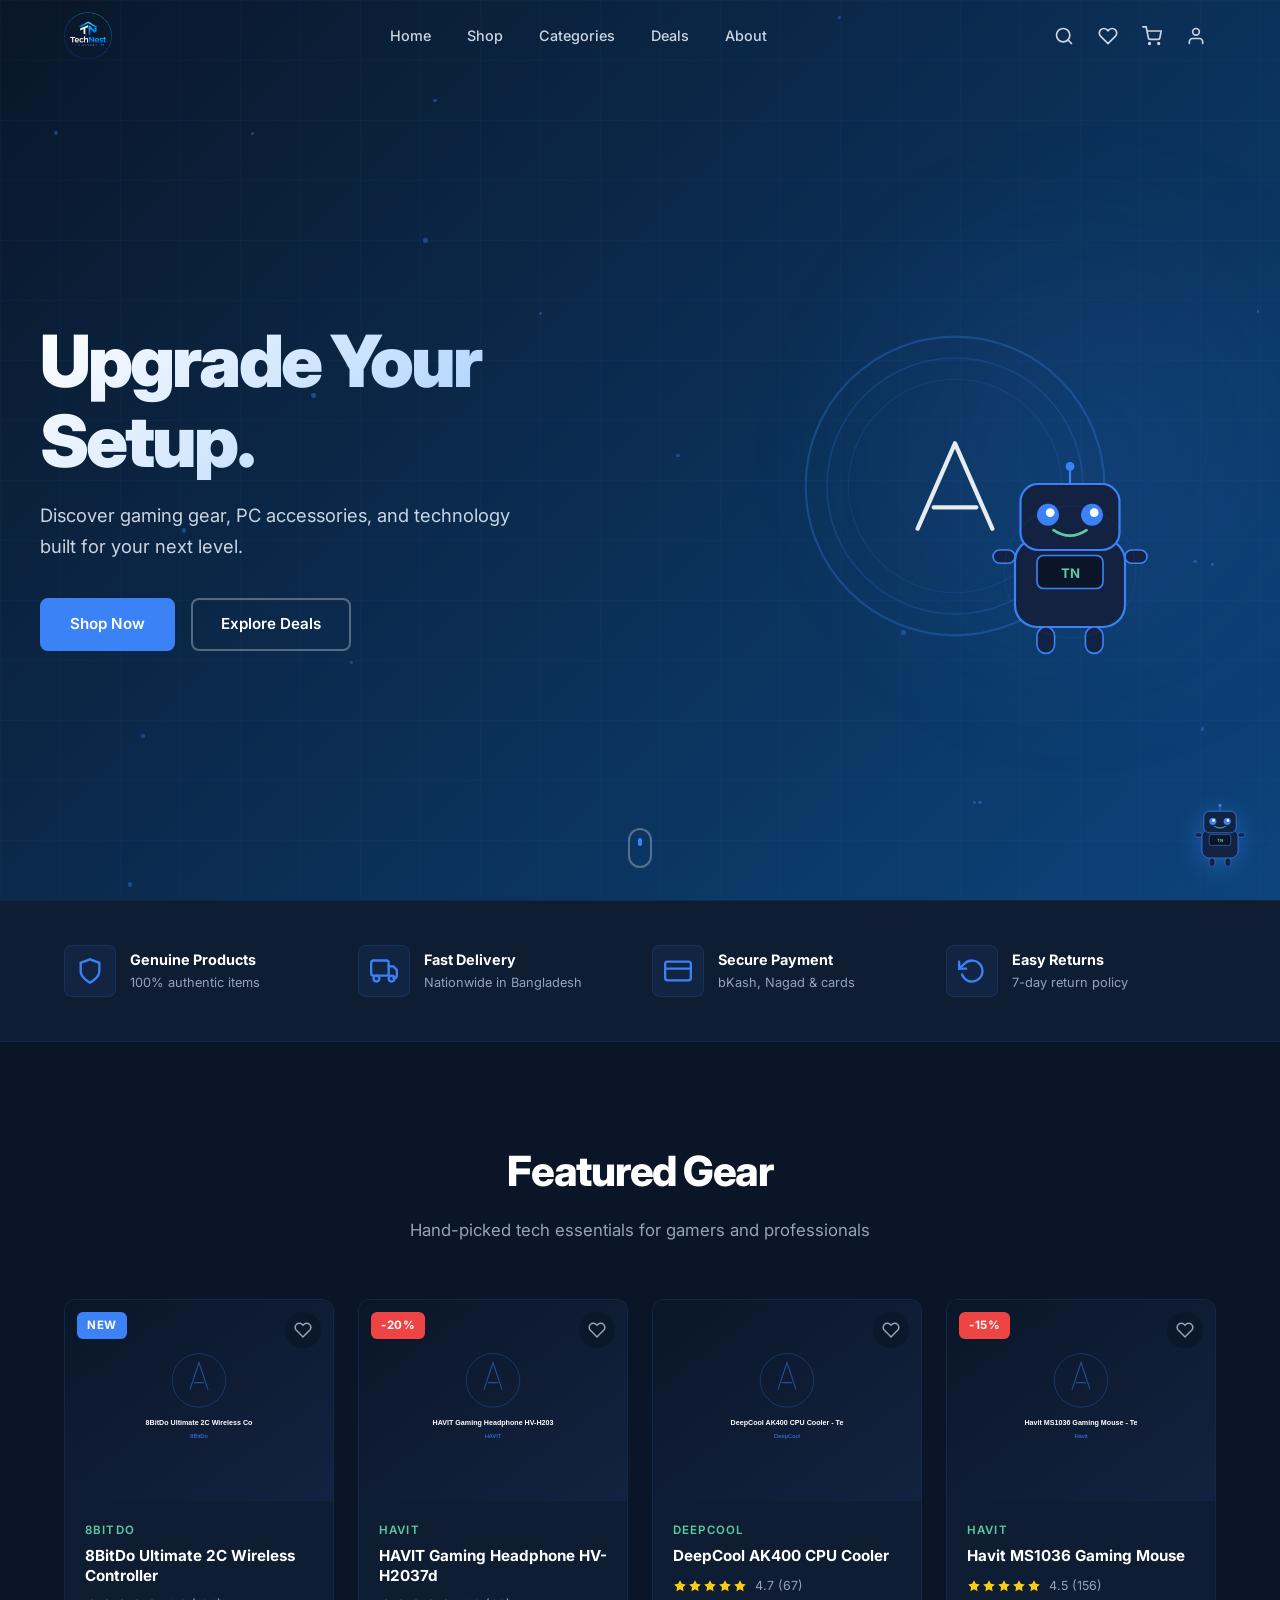
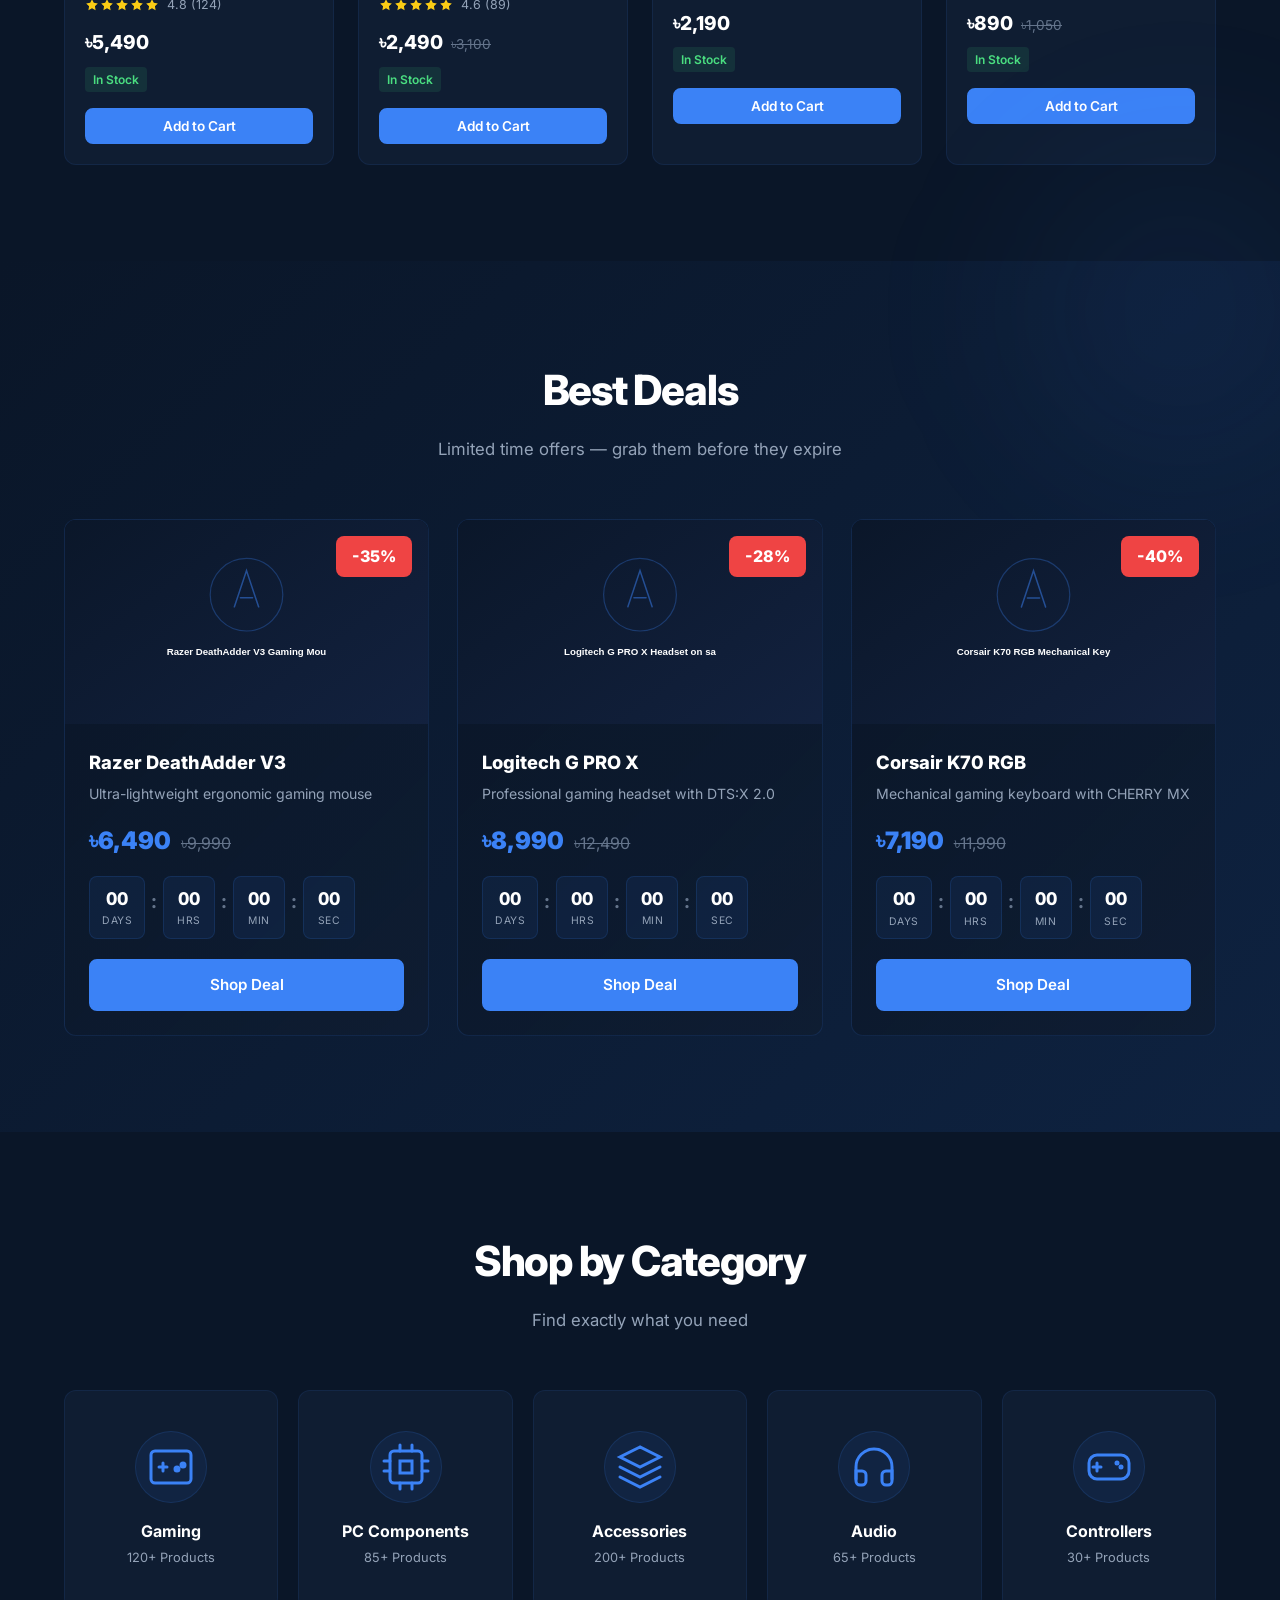
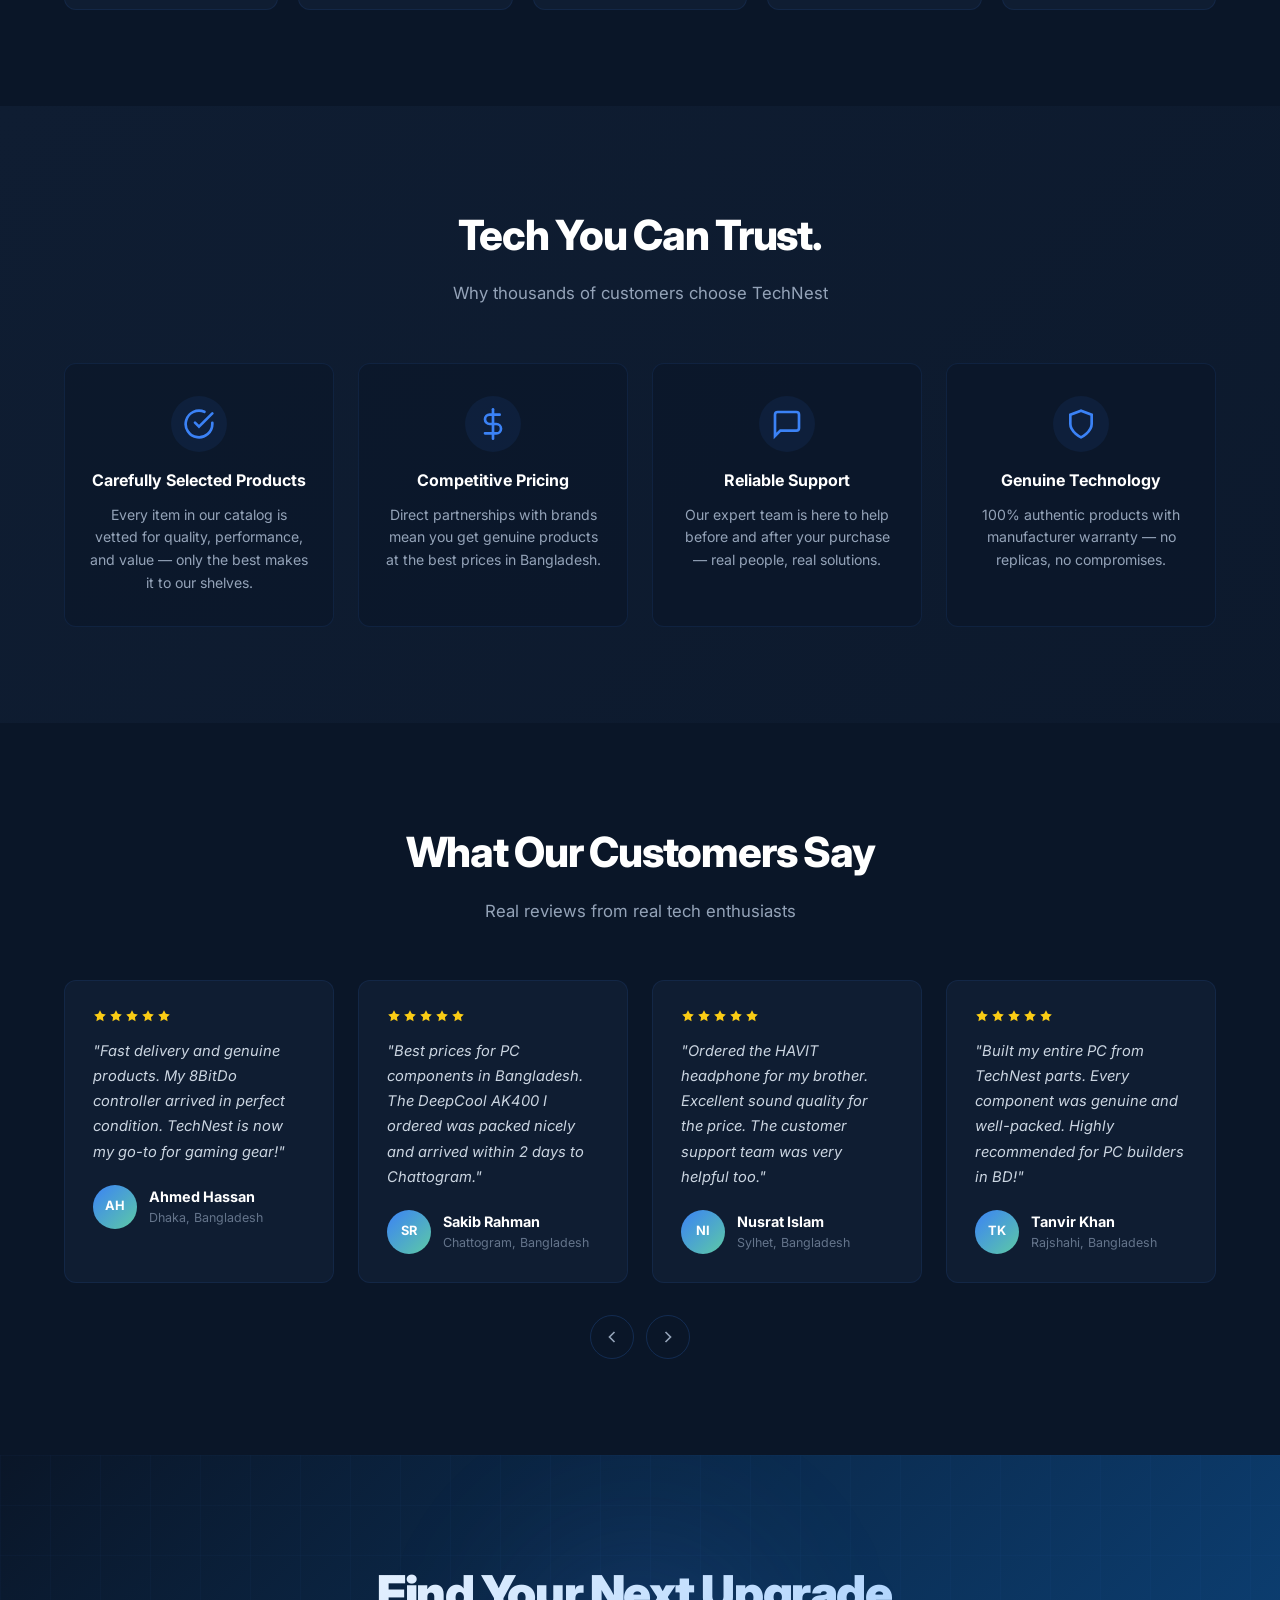
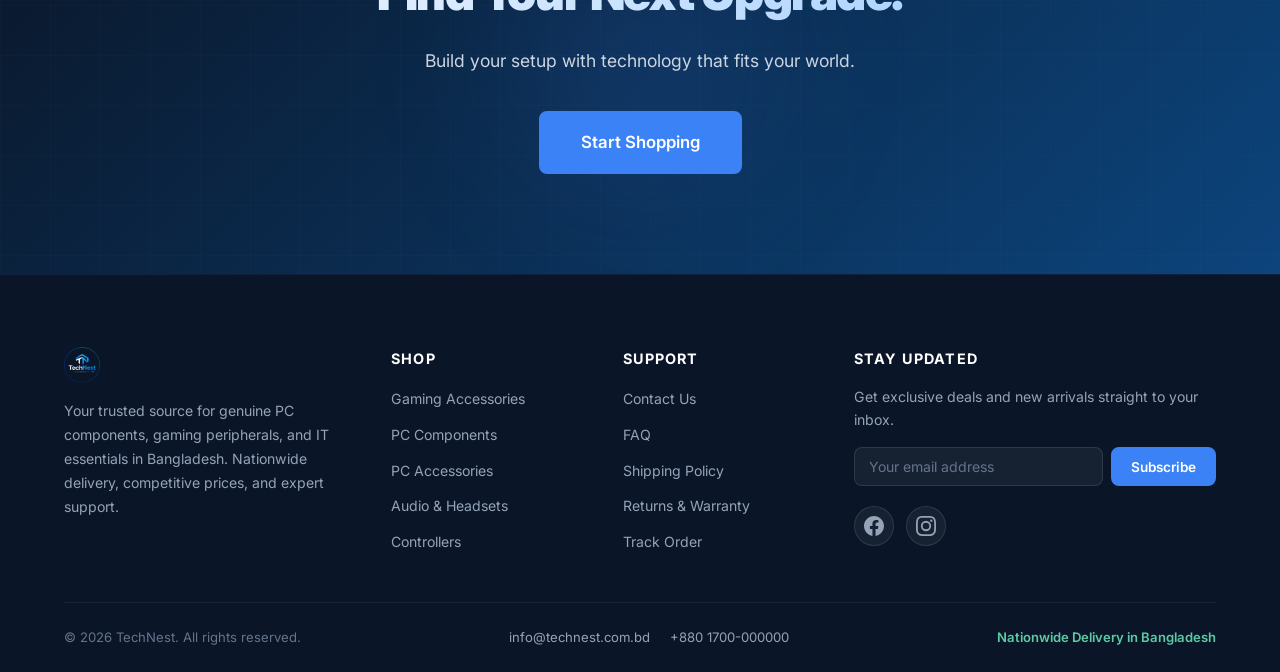
<file: index.html>
<!DOCTYPE html>
<html lang="en">
<head>
    <meta charset="UTF-8">
    <meta name="viewport" content="width=device-width, initial-scale=1.0">
    <title>TechNest | Buy Genuine PC Components, Gaming Gear &amp; IT Accessories in Bangladesh</title>
    <meta name="description" content="Shop genuine computer components, gaming accessories, PC parts, and IT products in Bangladesh at TechNest. Fast delivery, competitive prices, and nationwide coverage.">
    <meta name="keywords" content="computer components Bangladesh, gaming accessories, IT products Bangladesh, PC parts online, gaming gear Bangladesh, TechNest">
    <meta name="author" content="TechNest">
    <meta name="robots" content="index, follow">
    <link rel="canonical" href="https://www.technest.com.bd/">

    <!-- Open Graph -->
    <meta property="og:type" content="website">
    <meta property="og:title" content="TechNest | Buy Genuine PC Components, Gaming Gear & IT Accessories in Bangladesh">
    <meta property="og:description" content="Shop genuine computer components, gaming accessories, PC parts, and IT products in Bangladesh at TechNest. Fast delivery, competitive prices.">
    <meta property="og:image" content="https://www.technest.com.bd/images/og-cover.jpg">
    <meta property="og:url" content="https://www.technest.com.bd/">
    <meta property="og:site_name" content="TechNest">
    <meta property="og:locale" content="en_BD">

    <!-- Twitter Card -->
    <meta name="twitter:card" content="summary_large_image">
    <meta name="twitter:title" content="TechNest | Buy Genuine PC Components, Gaming Gear & IT Accessories in Bangladesh">
    <meta name="twitter:description" content="Shop genuine computer components, gaming accessories, PC parts, and IT products in Bangladesh at TechNest.">
    <meta name="twitter:image" content="https://www.technest.com.bd/images/og-cover.jpg">

    <!-- Favicon -->
    <link rel="icon" type="image/png" href="logo.png">

    <!-- Fonts -->
    <link rel="preconnect" href="https://fonts.googleapis.com">
    <link rel="preconnect" href="https://fonts.gstatic.com" crossorigin>
    <link href="https://fonts.googleapis.com/css2?family=Inter:wght@300;400;500;600;700;800;900&display=swap" rel="stylesheet">

    <!-- Structured Data: Organization -->
    <script type="application/ld+json">
    {
        "@context": "https://schema.org",
        "@type": "Organization",
        "name": "TechNest",
        "url": "https://www.technest.com.bd",
        "logo": "https://www.technest.com.bd/images/logo.png",
        "description": "TechNest is a premium technology and gaming store in Bangladesh selling genuine PC components, gaming peripherals, and IT essentials.",
        "address": {
            "@type": "PostalAddress",
            "addressCountry": "BD"
        },
        "areaServed": {
            "@type": "Country",
            "name": "Bangladesh"
        },
        "sameAs": [
            "https://www.facebook.com/profile.php?id=61592194077927",
            "https://www.instagram.com/technestbd"
        ]
    }
    </script>

    <!-- Structured Data: Products -->
    <script type="application/ld+json">
    {
        "@context": "https://schema.org",
        "@type": "ItemList",
        "itemListElement": [
            {
                "@type": "ListItem",
                "position": 1,
                "item": {
                    "@type": "Product",
                    "name": "8BitDo Ultimate 2C Wireless Controller",
                    "image": "https://www.technest.com.bd/images/products/8bitdo-ultimate-2c.jpg",
                    "description": "Premium wireless gaming controller with Hall Effect joysticks and customizable buttons.",
                    "brand": { "@type": "Brand", "name": "8BitDo" },
                    "offers": {
                        "@type": "Offer",
                        "price": "5490",
                        "priceCurrency": "BDT",
                        "availability": "https://schema.org/InStock",
                        "seller": { "@type": "Organization", "name": "TechNest" }
                    },
                    "aggregateRating": {
                        "@type": "AggregateRating",
                        "ratingValue": "4.8",
                        "reviewCount": "124"
                    }
                }
            },
            {
                "@type": "ListItem",
                "position": 2,
                "item": {
                    "@type": "Product",
                    "name": "HAVIT Gaming Headphone HV-H2037d",
                    "image": "https://www.technest.com.bd/images/products/havit-hv-h2037d.jpg",
                    "description": "7.1 surround sound gaming headphone with noise-cancelling microphone.",
                    "brand": { "@type": "Brand", "name": "HAVIT" },
                    "offers": {
                        "@type": "Offer",
                        "price": "2490",
                        "priceCurrency": "BDT",
                        "availability": "https://schema.org/InStock",
                        "seller": { "@type": "Organization", "name": "TechNest" }
                    },
                    "aggregateRating": {
                        "@type": "AggregateRating",
                        "ratingValue": "4.6",
                        "reviewCount": "89"
                    }
                }
            },
            {
                "@type": "ListItem",
                "position": 3,
                "item": {
                    "@type": "Product",
                    "name": "DeepCool AK400 CPU Cooler",
                    "image": "https://www.technest.com.bd/images/products/deepcool-ak400.jpg",
                    "description": "High-performance tower CPU cooler with 4 direct-touch heat pipes.",
                    "brand": { "@type": "Brand", "name": "DeepCool" },
                    "offers": {
                        "@type": "Offer",
                        "price": "2190",
                        "priceCurrency": "BDT",
                        "availability": "https://schema.org/InStock",
                        "seller": { "@type": "Organization", "name": "TechNest" }
                    },
                    "aggregateRating": {
                        "@type": "AggregateRating",
                        "ratingValue": "4.7",
                        "reviewCount": "67"
                    }
                }
            },
            {
                "@type": "ListItem",
                "position": 4,
                "item": {
                    "@type": "Product",
                    "name": "Havit MS1036 Gaming Mouse",
                    "image": "https://www.technest.com.bd/images/products/havit-ms1036.jpg",
                    "description": "Ergonomic gaming mouse with 6 programmable buttons and adjustable DPI.",
                    "brand": { "@type": "Brand", "name": "Havit" },
                    "offers": {
                        "@type": "Offer",
                        "price": "890",
                        "priceCurrency": "BDT",
                        "availability": "https://schema.org/InStock",
                        "seller": { "@type": "Organization", "name": "TechNest" }
                    },
                    "aggregateRating": {
                        "@type": "AggregateRating",
                        "ratingValue": "4.5",
                        "reviewCount": "156"
                    }
                }
            }
        ]
    }
    </script>

    <!-- Structured Data: BreadcrumbList -->
    <script type="application/ld+json">
    {
        "@context": "https://schema.org",
        "@type": "BreadcrumbList",
        "itemListElement": [
            { "@type": "ListItem", "position": 1, "name": "Home", "item": "https://www.technest.com.bd/" },
            { "@type": "ListItem", "position": 2, "name": "Shop", "item": "https://www.technest.com.bd/shop" }
        ]
    }
    </script>

    <link rel="stylesheet" href="styles.css">
</head>
<body>
    <!-- ========== STICKY NAVBAR ========== -->
    <header class="navbar" id="navbar">
        <nav class="navbar__inner container" aria-label="Main navigation">
            <a href="#hero" class="navbar__logo" aria-label="TechNest Home">
                <img src="logo.png" alt="TechNest" class="navbar__logo-img">
            </a>

            <ul class="navbar__links" id="navLinks">
                <li><a href="index.html" class="navbar__link navbar__link--active">Home</a></li>
                <li><a href="shop.html" class="navbar__link">Shop</a></li>
                <li><a href="categories.html" class="navbar__link">Categories</a></li>
                <li><a href="deals.html" class="navbar__link">Deals</a></li>
                <li><a href="about.html" class="navbar__link">About</a></li>
            </ul>

            <div class="navbar__actions">
                <button class="navbar__icon-btn" aria-label="Search" onclick="TN.ui.openSearch()">
                    <svg width="20" height="20" viewBox="0 0 24 24" fill="none" stroke="currentColor" stroke-width="2" stroke-linecap="round"><circle cx="11" cy="11" r="8"/><path d="M21 21l-4.35-4.35"/></svg>
                </button>
                <button class="navbar__icon-btn" aria-label="Wishlist" onclick="TN.ui.openWishlist()">
                    <svg width="20" height="20" viewBox="0 0 24 24" fill="none" stroke="currentColor" stroke-width="2" stroke-linecap="round"><path d="M20.84 4.61a5.5 5.5 0 0 0-7.78 0L12 5.67l-1.06-1.06a5.5 5.5 0 0 0-7.78 7.78l1.06 1.06L12 21.23l7.78-7.78 1.06-1.06a5.5 5.5 0 0 0 0-7.78z"/></svg>
                    <span class="navbar__badge navbar__badge--wishlist" style="display:none">0</span>
                </button>
                <button class="navbar__icon-btn" aria-label="Cart" onclick="TN.ui.openCart()">
                    <svg width="20" height="20" viewBox="0 0 24 24" fill="none" stroke="currentColor" stroke-width="2" stroke-linecap="round"><circle cx="9" cy="21" r="1"/><circle cx="20" cy="21" r="1"/><path d="M1 1h4l2.68 13.39a2 2 0 0 0 2 1.61h9.72a2 2 0 0 0 2-1.61L23 6H6"/></svg>
                    <span class="navbar__badge navbar__badge--cart" style="display:none">0</span>
                </button>
                <a href="profile.html" class="navbar__icon-btn" aria-label="Account">
                    <svg width="20" height="20" viewBox="0 0 24 24" fill="none" stroke="currentColor" stroke-width="2" stroke-linecap="round"><path d="M20 21v-2a4 4 0 0 0-4-4H8a4 4 0 0 0-4 4v2"/><circle cx="12" cy="7" r="4"/></svg>
                </a>
                <button class="navbar__hamburger" id="hamburger" aria-label="Toggle menu" aria-expanded="false">
                    <span></span><span></span><span></span>
                </button>
            </div>
        </nav>
        <div class="navbar__mobile-menu" id="mobileMenu">
            <ul>
                <li><a href="index.html">Home</a></li>
                <li><a href="shop.html">Shop</a></li>
                <li><a href="categories.html">Categories</a></li>
                <li><a href="deals.html">Deals</a></li>
                <li><a href="about.html">About</a></li>
            </ul>
        </div>
    </header>

    <main>
        <!-- ========== HERO SECTION ========== -->
        <section class="hero" id="hero">
            <div class="hero__bg">
                <div class="hero__circuit-lines"></div>
                <div class="hero__glow-ring"></div>
                <div class="hero__particles" id="particles"></div>
            </div>
            <div class="hero__content container">
                <div class="hero__text">
                    <h1 class="hero__headline">Upgrade Your Setup.</h1>
                    <p class="hero__subtext">Discover gaming gear, PC accessories, and technology built for your next level.</p>
                    <div class="hero__ctas">
                        <a href="shop.html" class="btn btn--primary btn--glow">Shop Now</a>
                        <a href="deals.html" class="btn btn--outline">Explore Deals</a>
                    </div>
                </div>
                <div class="hero__visual">
                    <div class="hero__ring-motif">
                        <svg viewBox="0 0 300 300" class="hero__ring-svg" aria-hidden="true">
                            <circle cx="150" cy="150" r="140" fill="none" stroke="#3B82F6" stroke-width="2" opacity="0.3"/>
                            <circle cx="150" cy="150" r="120" fill="none" stroke="#3B82F6" stroke-width="1.5" opacity="0.2"/>
                            <circle cx="150" cy="150" r="100" fill="none" stroke="#3B82F6" stroke-width="1" opacity="0.15"/>
                            <path d="M115 190 L150 110 L185 190 M130 170 H170" fill="none" stroke="#fff" stroke-width="4" stroke-linecap="round" stroke-linejoin="round" opacity="0.9"/>
                        </svg>
                    </div>
                    <div class="mascot-hero" aria-hidden="true">
                        <svg viewBox="0 0 200 200" xmlns="http://www.w3.org/2000/svg">
                            <!-- Body -->
                            <rect x="50" y="70" width="100" height="80" rx="20" fill="#132240" stroke="#3B82F6" stroke-width="2"/>
                            <!-- Head -->
                            <rect x="55" y="20" width="90" height="60" rx="16" fill="#132240" stroke="#3B82F6" stroke-width="2"/>
                            <!-- Eyes -->
                            <circle cx="80" cy="48" r="10" fill="#3B82F6"/>
                            <circle cx="120" cy="48" r="10" fill="#3B82F6"/>
                            <circle cx="82" cy="46" r="4" fill="#fff"/>
                            <circle cx="122" cy="46" r="4" fill="#fff"/>
                            <!-- Mouth -->
                            <path d="M85 62 Q100 72 115 62" fill="none" stroke="#5DCAA5" stroke-width="2.5" stroke-linecap="round"/>
                            <!-- Antenna -->
                            <line x1="100" y1="20" x2="100" y2="6" stroke="#3B82F6" stroke-width="2"/>
                            <circle cx="100" cy="4" r="4" fill="#3B82F6"/>
                            <!-- Chest screen -->
                            <rect x="70" y="85" width="60" height="30" rx="6" fill="#0A1628" stroke="#3B82F6" stroke-width="1.5"/>
                            <text x="100" y="105" text-anchor="middle" fill="#5DCAA5" font-size="12" font-family="Inter, sans-serif" font-weight="700">TN</text>
                            <!-- Arms -->
                            <rect x="30" y="80" width="20" height="12" rx="6" fill="#132240" stroke="#3B82F6" stroke-width="1.5"/>
                            <rect x="150" y="80" width="20" height="12" rx="6" fill="#132240" stroke="#3B82F6" stroke-width="1.5"/>
                            <!-- Legs -->
                            <rect x="70" y="150" width="16" height="24" rx="8" fill="#132240" stroke="#3B82F6" stroke-width="1.5"/>
                            <rect x="114" y="150" width="16" height="24" rx="8" fill="#132240" stroke="#3B82F6" stroke-width="1.5"/>
                            <!-- Glow effect -->
                            <circle cx="100" cy="100" r="60" fill="none" stroke="#3B82F6" stroke-width="0.5" opacity="0.2"/>
                        </svg>
                    </div>
                </div>
            </div>
            <div class="hero__scroll-indicator" aria-hidden="true">
                <span></span>
            </div>
        </section>

        <!-- ========== TRUST FEATURES BAR ========== -->
        <section class="trust-bar">
            <div class="container trust-bar__inner">
                <div class="trust-bar__item">
                    <div class="trust-bar__icon">
                        <svg width="28" height="28" viewBox="0 0 24 24" fill="none" stroke="#3B82F6" stroke-width="2" stroke-linecap="round"><path d="M12 22s8-4 8-10V5l-8-3-8 3v7c0 6 8 10 8 10z"/></svg>
                    </div>
                    <div>
                        <h3 class="trust-bar__title">Genuine Products</h3>
                        <p class="trust-bar__text">100% authentic items</p>
                    </div>
                </div>
                <div class="trust-bar__item">
                    <div class="trust-bar__icon">
                        <svg width="28" height="28" viewBox="0 0 24 24" fill="none" stroke="#3B82F6" stroke-width="2" stroke-linecap="round"><rect x="1" y="3" width="15" height="13" rx="2"/><path d="M16 8h4l3 3v5a2 2 0 0 1-2 2h-1"/><circle cx="5.5" cy="18.5" r="2.5"/><circle cx="18.5" cy="18.5" r="2.5"/></svg>
                    </div>
                    <div>
                        <h3 class="trust-bar__title">Fast Delivery</h3>
                        <p class="trust-bar__text">Nationwide in Bangladesh</p>
                    </div>
                </div>
                <div class="trust-bar__item">
                    <div class="trust-bar__icon">
                        <svg width="28" height="28" viewBox="0 0 24 24" fill="none" stroke="#3B82F6" stroke-width="2" stroke-linecap="round"><rect x="1" y="4" width="22" height="16" rx="2"/><line x1="1" y1="10" x2="23" y2="10"/></svg>
                    </div>
                    <div>
                        <h3 class="trust-bar__title">Secure Payment</h3>
                        <p class="trust-bar__text">bKash, Nagad & cards</p>
                    </div>
                </div>
                <div class="trust-bar__item">
                    <div class="trust-bar__icon">
                        <svg width="28" height="28" viewBox="0 0 24 24" fill="none" stroke="#3B82F6" stroke-width="2" stroke-linecap="round"><polyline points="1 4 1 10 7 10"/><path d="M3.51 15a9 9 0 1 0 2.13-9.36L1 10"/></svg>
                    </div>
                    <div>
                        <h3 class="trust-bar__title">Easy Returns</h3>
                        <p class="trust-bar__text">7-day return policy</p>
                    </div>
                </div>
            </div>
        </section>

        <!-- ========== FEATURED GEAR ========== -->
        <section class="featured" id="featured">
            <div class="container">
                <div class="section-header">
                    <h2 class="section-title">Featured Gear</h2>
                    <p class="section-subtitle">Hand-picked tech essentials for gamers and professionals</p>
                </div>
                <div class="product-grid">
                    <!-- Product 1 -->
                    <article class="product-card" itemscope itemtype="https://schema.org/Product">
                        <div class="product-card__badge">New</div>
                        <button class="product-card__wishlist" data-wishlist-id="1" onclick="TN.toggleWishlist(1,this)" aria-label="Add to wishlist">
                            <svg width="18" height="18" viewBox="0 0 24 24" fill="none" stroke="currentColor" stroke-width="2"><path d="M20.84 4.61a5.5 5.5 0 0 0-7.78 0L12 5.67l-1.06-1.06a5.5 5.5 0 0 0-7.78 7.78l1.06 1.06L12 21.23l7.78-7.78 1.06-1.06a5.5 5.5 0 0 0 0-7.78z"/></svg>
                        </button>
                        <div class="product-card__image">
                            <img src="https://s.pacn.ws/1/p/1ej/909781.4.jpg" alt="8BitDo Ultimate 2C Wireless Controller - TechNest Bangladesh" loading="lazy" width="400" height="300" itemprop="image">
                        </div>
                        <div class="product-card__body">
                            <span class="product-card__brand" itemprop="brand">8BitDo</span>
                            <h3 class="product-card__name" itemprop="name">8BitDo Ultimate 2C Wireless Controller</h3>
                            <div class="product-card__rating" itemprop="aggregateRating" itemscope itemtype="https://schema.org/AggregateRating">
                                <div class="stars" aria-label="4.8 out of 5 stars">
                                    <svg width="14" height="14" viewBox="0 0 24 24" fill="#facc15"><path d="M12 2l3.09 6.26L22 9.27l-5 4.87 1.18 6.88L12 17.77l-6.18 3.25L7 14.14 2 9.27l6.91-1.01L12 2z"/></svg>
                                    <svg width="14" height="14" viewBox="0 0 24 24" fill="#facc15"><path d="M12 2l3.09 6.26L22 9.27l-5 4.87 1.18 6.88L12 17.77l-6.18 3.25L7 14.14 2 9.27l6.91-1.01L12 2z"/></svg>
                                    <svg width="14" height="14" viewBox="0 0 24 24" fill="#facc15"><path d="M12 2l3.09 6.26L22 9.27l-5 4.87 1.18 6.88L12 17.77l-6.18 3.25L7 14.14 2 9.27l6.91-1.01L12 2z"/></svg>
                                    <svg width="14" height="14" viewBox="0 0 24 24" fill="#facc15"><path d="M12 2l3.09 6.26L22 9.27l-5 4.87 1.18 6.88L12 17.77l-6.18 3.25L7 14.14 2 9.27l6.91-1.01L12 2z"/></svg>
                                    <svg width="14" height="14" viewBox="0 0 24 24" fill="#facc15"><path d="M12 2l3.09 6.26L22 9.27l-5 4.87 1.18 6.88L12 17.77l-6.18 3.25L7 14.14 2 9.27l6.91-1.01L12 2z"/></svg>
                                </div>
                                <span class="product-card__rating-text"><span itemprop="ratingValue">4.8</span> (<span itemprop="reviewCount">124</span>)</span>
                            </div>
                            <div class="product-card__pricing" itemprop="offers" itemscope itemtype="https://schema.org/Offer">
                                <span class="product-card__price" itemprop="price" content="5490">৳5,490</span>
                                <meta itemprop="priceCurrency" content="BDT">
                                <link itemprop="availability" href="https://schema.org/InStock">
                            </div>
                            <span class="product-card__stock product-card__stock--in">In Stock</span>
                            <button class="btn btn--primary btn--sm product-card__cta" onclick="TN.addToCart(1)">Add to Cart</button>
                        </div>
                    </article>

                    <!-- Product 2 -->
                    <article class="product-card" itemscope itemtype="https://schema.org/Product">
                        <div class="product-card__badge product-card__badge--sale">-20%</div>
                        <button class="product-card__wishlist" data-wishlist-id="2" onclick="TN.toggleWishlist(2,this)" aria-label="Add to wishlist">
                            <svg width="18" height="18" viewBox="0 0 24 24" fill="none" stroke="currentColor" stroke-width="2"><path d="M20.84 4.61a5.5 5.5 0 0 0-7.78 0L12 5.67l-1.06-1.06a5.5 5.5 0 0 0-7.78 7.78l1.06 1.06L12 21.23l7.78-7.78 1.06-1.06a5.5 5.5 0 0 0 0-7.78z"/></svg>
                        </button>
                        <div class="product-card__image">
                            <img src="https://www.startech.com.bd/image/cache/catalog/headphone/havit/h2037d/h2037d-03-500x500.webp" alt="HAVIT Gaming Headphone HV-H2037d - TechNest Bangladesh" loading="lazy" width="400" height="300" itemprop="image">
                        </div>
                        <div class="product-card__body">
                            <span class="product-card__brand" itemprop="brand">HAVIT</span>
                            <h3 class="product-card__name" itemprop="name">HAVIT Gaming Headphone HV-H2037d</h3>
                            <div class="product-card__rating" itemprop="aggregateRating" itemscope itemtype="https://schema.org/AggregateRating">
                                <div class="stars" aria-label="4.6 out of 5 stars">
                                    <svg width="14" height="14" viewBox="0 0 24 24" fill="#facc15"><path d="M12 2l3.09 6.26L22 9.27l-5 4.87 1.18 6.88L12 17.77l-6.18 3.25L7 14.14 2 9.27l6.91-1.01L12 2z"/></svg>
                                    <svg width="14" height="14" viewBox="0 0 24 24" fill="#facc15"><path d="M12 2l3.09 6.26L22 9.27l-5 4.87 1.18 6.88L12 17.77l-6.18 3.25L7 14.14 2 9.27l6.91-1.01L12 2z"/></svg>
                                    <svg width="14" height="14" viewBox="0 0 24 24" fill="#facc15"><path d="M12 2l3.09 6.26L22 9.27l-5 4.87 1.18 6.88L12 17.77l-6.18 3.25L7 14.14 2 9.27l6.91-1.01L12 2z"/></svg>
                                    <svg width="14" height="14" viewBox="0 0 24 24" fill="#facc15"><path d="M12 2l3.09 6.26L22 9.27l-5 4.87 1.18 6.88L12 17.77l-6.18 3.25L7 14.14 2 9.27l6.91-1.01L12 2z"/></svg>
                                    <svg width="14" height="14" viewBox="0 0 24 24" fill="#facc15"><path d="M12 2l3.09 6.26L22 9.27l-5 4.87 1.18 6.88L12 17.77l-6.18 3.25L7 14.14 2 9.27l6.91-1.01L12 2z"/></svg>
                                </div>
                                <span class="product-card__rating-text"><span itemprop="ratingValue">4.6</span> (<span itemprop="reviewCount">89</span>)</span>
                            </div>
                            <div class="product-card__pricing" itemprop="offers" itemscope itemtype="https://schema.org/Offer">
                                <span class="product-card__price" itemprop="price" content="2490">৳2,490</span>
                                <span class="product-card__original-price">৳3,100</span>
                                <meta itemprop="priceCurrency" content="BDT">
                                <link itemprop="availability" href="https://schema.org/InStock">
                            </div>
                            <span class="product-card__stock product-card__stock--in">In Stock</span>
                            <button class="btn btn--primary btn--sm product-card__cta" onclick="TN.addToCart(2)">Add to Cart</button>
                        </div>
                    </article>

                    <!-- Product 3 -->
                    <article class="product-card" itemscope itemtype="https://schema.org/Product">
                        <button class="product-card__wishlist" data-wishlist-id="3" onclick="TN.toggleWishlist(3,this)" aria-label="Add to wishlist">
                            <svg width="18" height="18" viewBox="0 0 24 24" fill="none" stroke="currentColor" stroke-width="2"><path d="M20.84 4.61a5.5 5.5 0 0 0-7.78 0L12 5.67l-1.06-1.06a5.5 5.5 0 0 0-7.78 7.78l1.06 1.06L12 21.23l7.78-7.78 1.06-1.06a5.5 5.5 0 0 0 0-7.78z"/></svg>
                        </button>
                        <div class="product-card__image">
                            <img src="https://media.box.co.uk/product/8/3/83374000ee33a8433073936476d87eea.jpg" alt="DeepCool AK400 CPU Cooler - TechNest Bangladesh" loading="lazy" width="400" height="300" itemprop="image">
                        </div>
                        <div class="product-card__body">
                            <span class="product-card__brand" itemprop="brand">DeepCool</span>
                            <h3 class="product-card__name" itemprop="name">DeepCool AK400 CPU Cooler</h3>
                            <div class="product-card__rating" itemprop="aggregateRating" itemscope itemtype="https://schema.org/AggregateRating">
                                <div class="stars" aria-label="4.7 out of 5 stars">
                                    <svg width="14" height="14" viewBox="0 0 24 24" fill="#facc15"><path d="M12 2l3.09 6.26L22 9.27l-5 4.87 1.18 6.88L12 17.77l-6.18 3.25L7 14.14 2 9.27l6.91-1.01L12 2z"/></svg>
                                    <svg width="14" height="14" viewBox="0 0 24 24" fill="#facc15"><path d="M12 2l3.09 6.26L22 9.27l-5 4.87 1.18 6.88L12 17.77l-6.18 3.25L7 14.14 2 9.27l6.91-1.01L12 2z"/></svg>
                                    <svg width="14" height="14" viewBox="0 0 24 24" fill="#facc15"><path d="M12 2l3.09 6.26L22 9.27l-5 4.87 1.18 6.88L12 17.77l-6.18 3.25L7 14.14 2 9.27l6.91-1.01L12 2z"/></svg>
                                    <svg width="14" height="14" viewBox="0 0 24 24" fill="#facc15"><path d="M12 2l3.09 6.26L22 9.27l-5 4.87 1.18 6.88L12 17.77l-6.18 3.25L7 14.14 2 9.27l6.91-1.01L12 2z"/></svg>
                                    <svg width="14" height="14" viewBox="0 0 24 24" fill="#facc15"><path d="M12 2l3.09 6.26L22 9.27l-5 4.87 1.18 6.88L12 17.77l-6.18 3.25L7 14.14 2 9.27l6.91-1.01L12 2z"/></svg>
                                </div>
                                <span class="product-card__rating-text"><span itemprop="ratingValue">4.7</span> (<span itemprop="reviewCount">67</span>)</span>
                            </div>
                            <div class="product-card__pricing" itemprop="offers" itemscope itemtype="https://schema.org/Offer">
                                <span class="product-card__price" itemprop="price" content="2190">৳2,190</span>
                                <meta itemprop="priceCurrency" content="BDT">
                                <link itemprop="availability" href="https://schema.org/InStock">
                            </div>
                            <span class="product-card__stock product-card__stock--in">In Stock</span>
                            <button class="btn btn--primary btn--sm product-card__cta" onclick="TN.addToCart(3)">Add to Cart</button>
                        </div>
                    </article>

                    <!-- Product 4 -->
                    <article class="product-card" itemscope itemtype="https://schema.org/Product">
                        <div class="product-card__badge product-card__badge--sale">-15%</div>
                        <button class="product-card__wishlist" data-wishlist-id="4" onclick="TN.toggleWishlist(4,this)" aria-label="Add to wishlist">
                            <svg width="18" height="18" viewBox="0 0 24 24" fill="none" stroke="currentColor" stroke-width="2"><path d="M20.84 4.61a5.5 5.5 0 0 0-7.78 0L12 5.67l-1.06-1.06a5.5 5.5 0 0 0-7.78 7.78l1.06 1.06L12 21.23l7.78-7.78 1.06-1.06a5.5 5.5 0 0 0 0-7.78z"/></svg>
                        </button>
                        <div class="product-card__image">
                            <img src="https://www.startech.com.bd/image/cache/catalog/mouse/havit/ms1036/ms1036-01-500x500.webp" alt="Havit MS1036 Gaming Mouse - TechNest Bangladesh" loading="lazy" width="400" height="300" itemprop="image">
                        </div>
                        <div class="product-card__body">
                            <span class="product-card__brand" itemprop="brand">Havit</span>
                            <h3 class="product-card__name" itemprop="name">Havit MS1036 Gaming Mouse</h3>
                            <div class="product-card__rating" itemprop="aggregateRating" itemscope itemtype="https://schema.org/AggregateRating">
                                <div class="stars" aria-label="4.5 out of 5 stars">
                                    <svg width="14" height="14" viewBox="0 0 24 24" fill="#facc15"><path d="M12 2l3.09 6.26L22 9.27l-5 4.87 1.18 6.88L12 17.77l-6.18 3.25L7 14.14 2 9.27l6.91-1.01L12 2z"/></svg>
                                    <svg width="14" height="14" viewBox="0 0 24 24" fill="#facc15"><path d="M12 2l3.09 6.26L22 9.27l-5 4.87 1.18 6.88L12 17.77l-6.18 3.25L7 14.14 2 9.27l6.91-1.01L12 2z"/></svg>
                                    <svg width="14" height="14" viewBox="0 0 24 24" fill="#facc15"><path d="M12 2l3.09 6.26L22 9.27l-5 4.87 1.18 6.88L12 17.77l-6.18 3.25L7 14.14 2 9.27l6.91-1.01L12 2z"/></svg>
                                    <svg width="14" height="14" viewBox="0 0 24 24" fill="#facc15"><path d="M12 2l3.09 6.26L22 9.27l-5 4.87 1.18 6.88L12 17.77l-6.18 3.25L7 14.14 2 9.27l6.91-1.01L12 2z"/></svg>
                                    <svg width="14" height="14" viewBox="0 0 24 24" fill="#facc15"><path d="M12 2l3.09 6.26L22 9.27l-5 4.87 1.18 6.88L12 17.77l-6.18 3.25L7 14.14 2 9.27l6.91-1.01L12 2z"/></svg>
                                </div>
                                <span class="product-card__rating-text"><span itemprop="ratingValue">4.5</span> (<span itemprop="reviewCount">156</span>)</span>
                            </div>
                            <div class="product-card__pricing" itemprop="offers" itemscope itemtype="https://schema.org/Offer">
                                <span class="product-card__price" itemprop="price" content="890">৳890</span>
                                <span class="product-card__original-price">৳1,050</span>
                                <meta itemprop="priceCurrency" content="BDT">
                                <link itemprop="availability" href="https://schema.org/InStock">
                            </div>
                            <span class="product-card__stock product-card__stock--in">In Stock</span>
                            <button class="btn btn--primary btn--sm product-card__cta" onclick="TN.addToCart(4)">Add to Cart</button>
                        </div>
                    </article>
                </div>
            </div>
        </section>

        <!-- ========== BEST DEALS SECTION ========== -->
        <section class="deals" id="deals">
            <div class="deals__bg-glow" aria-hidden="true"></div>
            <div class="container">
                <div class="section-header">
                    <h2 class="section-title section-title--light">Best Deals</h2>
                    <p class="section-subtitle section-subtitle--light">Limited time offers — grab them before they expire</p>
                </div>
                <div class="deals__grid">
                    <!-- Deal 1 -->
                    <div class="deal-card">
                        <div class="deal-card__badge">
                            <span class="deal-card__badge-text">-35%</span>
                        </div>
                        <div class="deal-card__image">
                            <img src="https://dl.razerzone.com/src2/6128/6128-1-en-v2.png" alt="Razer DeathAdder V3 Gaming Mouse on sale at TechNest" loading="lazy" width="400" height="300">
                        </div>
                        <div class="deal-card__body">
                            <h3 class="deal-card__name">Razer DeathAdder V3</h3>
                            <p class="deal-card__desc">Ultra-lightweight ergonomic gaming mouse</p>
                            <div class="deal-card__pricing">
                                <span class="deal-card__price">৳6,490</span>
                                <span class="deal-card__original">৳9,990</span>
                            </div>
                            <div class="deal-card__timer" data-end="2026-07-27T23:59:59">
                                <div class="deal-card__timer-block"><span class="deal-card__timer-num" data-unit="days">07</span><span class="deal-card__timer-label">Days</span></div>
                                <div class="deal-card__timer-sep">:</div>
                                <div class="deal-card__timer-block"><span class="deal-card__timer-num" data-unit="hours">12</span><span class="deal-card__timer-label">Hrs</span></div>
                                <div class="deal-card__timer-sep">:</div>
                                <div class="deal-card__timer-block"><span class="deal-card__timer-num" data-unit="mins">34</span><span class="deal-card__timer-label">Min</span></div>
                                <div class="deal-card__timer-sep">:</div>
                                <div class="deal-card__timer-block"><span class="deal-card__timer-num" data-unit="secs">56</span><span class="deal-card__timer-label">Sec</span></div>
                            </div>
                            <a href="deals.html" class="btn btn--primary btn--glow deal-card__cta">Shop Deal</a>
                        </div>
                    </div>

                    <!-- Deal 2 -->
                    <div class="deal-card">
                        <div class="deal-card__badge">
                            <span class="deal-card__badge-text">-28%</span>
                        </div>
                        <div class="deal-card__image">
                            <img src="https://resource.logitechg.com/content/dam/gaming/en/products/pro-x/pro-headset-gallery-1.png" alt="Logitech G PRO X Headset on sale at TechNest" loading="lazy" width="400" height="300">
                        </div>
                        <div class="deal-card__body">
                            <h3 class="deal-card__name">Logitech G PRO X</h3>
                            <p class="deal-card__desc">Professional gaming headset with DTS:X 2.0</p>
                            <div class="deal-card__pricing">
                                <span class="deal-card__price">৳8,990</span>
                                <span class="deal-card__original">৳12,490</span>
                            </div>
                            <div class="deal-card__timer" data-end="2026-07-25T23:59:59">
                                <div class="deal-card__timer-block"><span class="deal-card__timer-num" data-unit="days">05</span><span class="deal-card__timer-label">Days</span></div>
                                <div class="deal-card__timer-sep">:</div>
                                <div class="deal-card__timer-block"><span class="deal-card__timer-num" data-unit="hours">08</span><span class="deal-card__timer-label">Hrs</span></div>
                                <div class="deal-card__timer-sep">:</div>
                                <div class="deal-card__timer-block"><span class="deal-card__timer-num" data-unit="mins">22</span><span class="deal-card__timer-label">Min</span></div>
                                <div class="deal-card__timer-sep">:</div>
                                <div class="deal-card__timer-block"><span class="deal-card__timer-num" data-unit="secs">15</span><span class="deal-card__timer-label">Sec</span></div>
                            </div>
                            <a href="deals.html" class="btn btn--primary btn--glow deal-card__cta">Shop Deal</a>
                        </div>
                    </div>

                    <!-- Deal 3 -->
                    <div class="deal-card">
                        <div class="deal-card__badge">
                            <span class="deal-card__badge-text">-40%</span>
                        </div>
                        <div class="deal-card__image">
                            <img src="https://c1.neweggimages.com/productimage/nb640/23-816-119-V13.jpg" alt="Corsair K70 RGB Mechanical Keyboard on sale at TechNest" loading="lazy" width="400" height="300">
                        </div>
                        <div class="deal-card__body">
                            <h3 class="deal-card__name">Corsair K70 RGB</h3>
                            <p class="deal-card__desc">Mechanical gaming keyboard with CHERRY MX</p>
                            <div class="deal-card__pricing">
                                <span class="deal-card__price">৳7,190</span>
                                <span class="deal-card__original">৳11,990</span>
                            </div>
                            <div class="deal-card__timer" data-end="2026-07-26T23:59:59">
                                <div class="deal-card__timer-block"><span class="deal-card__timer-num" data-unit="days">06</span><span class="deal-card__timer-label">Days</span></div>
                                <div class="deal-card__timer-sep">:</div>
                                <div class="deal-card__timer-block"><span class="deal-card__timer-num" data-unit="hours">18</span><span class="deal-card__timer-label">Hrs</span></div>
                                <div class="deal-card__timer-sep">:</div>
                                <div class="deal-card__timer-block"><span class="deal-card__timer-num" data-unit="mins">45</span><span class="deal-card__timer-label">Min</span></div>
                                <div class="deal-card__timer-sep">:</div>
                                <div class="deal-card__timer-block"><span class="deal-card__timer-num" data-unit="secs">30</span><span class="deal-card__timer-label">Sec</span></div>
                            </div>
                            <a href="deals.html" class="btn btn--primary btn--glow deal-card__cta">Shop Deal</a>
                        </div>
                    </div>
                </div>
            </div>
        </section>

        <!-- ========== SHOP BY CATEGORY ========== -->
        <section class="categories" id="categories">
            <div class="container">
                <div class="section-header">
                    <h2 class="section-title">Shop by Category</h2>
                    <p class="section-subtitle">Find exactly what you need</p>
                </div>
                <div class="categories__grid">
                    <a href="shop.html" class="category-card">
                        <div class="category-card__icon">
                            <svg width="48" height="48" viewBox="0 0 24 24" fill="none" stroke="#3B82F6" stroke-width="1.5" stroke-linecap="round"><line x1="6" y1="12" x2="10" y2="12"/><line x1="8" y1="10" x2="8" y2="14"/><circle cx="15" cy="13" r="1" fill="#3B82F6"/><circle cx="18" cy="11" r="1" fill="#3B82F6"/><path d="M2 6a2 2 0 0 1 2-2h16a2 2 0 0 1 2 2v12a2 2 0 0 1-2 2H4a2 2 0 0 1-2-2V6z"/></svg>
                        </div>
                        <h3 class="category-card__title">Gaming</h3>
                        <p class="category-card__count">120+ Products</p>
                    </a>
                    <a href="shop.html" class="category-card">
                        <div class="category-card__icon">
                            <svg width="48" height="48" viewBox="0 0 24 24" fill="none" stroke="#3B82F6" stroke-width="1.5" stroke-linecap="round"><rect x="4" y="4" width="16" height="16" rx="2"/><rect x="9" y="9" width="6" height="6"/><line x1="9" y1="1" x2="9" y2="4"/><line x1="15" y1="1" x2="15" y2="4"/><line x1="9" y1="20" x2="9" y2="23"/><line x1="15" y1="20" x2="15" y2="23"/><line x1="20" y1="9" x2="23" y2="9"/><line x1="20" y1="14" x2="23" y2="14"/><line x1="1" y1="9" x2="4" y2="9"/><line x1="1" y1="14" x2="4" y2="14"/></svg>
                        </div>
                        <h3 class="category-card__title">PC Components</h3>
                        <p class="category-card__count">85+ Products</p>
                    </a>
                    <a href="shop.html" class="category-card">
                        <div class="category-card__icon">
                            <svg width="48" height="48" viewBox="0 0 24 24" fill="none" stroke="#3B82F6" stroke-width="1.5" stroke-linecap="round"><path d="M12 2L2 7l10 5 10-5-10-5z"/><path d="M2 17l10 5 10-5"/><path d="M2 12l10 5 10-5"/></svg>
                        </div>
                        <h3 class="category-card__title">Accessories</h3>
                        <p class="category-card__count">200+ Products</p>
                    </a>
                    <a href="shop.html" class="category-card">
                        <div class="category-card__icon">
                            <svg width="48" height="48" viewBox="0 0 24 24" fill="none" stroke="#3B82F6" stroke-width="1.5" stroke-linecap="round"><path d="M3 18v-6a9 9 0 0 1 18 0v6"/><path d="M21 19a2 2 0 0 1-2 2h-1a2 2 0 0 1-2-2v-3a2 2 0 0 1 2-2h3zM3 19a2 2 0 0 0 2 2h1a2 2 0 0 0 2-2v-3a2 2 0 0 0-2-2H3z"/></svg>
                        </div>
                        <h3 class="category-card__title">Audio</h3>
                        <p class="category-card__count">65+ Products</p>
                    </a>
                    <a href="shop.html" class="category-card">
                        <div class="category-card__icon">
                            <svg width="48" height="48" viewBox="0 0 24 24" fill="none" stroke="#3B82F6" stroke-width="1.5" stroke-linecap="round"><rect x="2" y="6" width="20" height="12" rx="4"/><line x1="6" y1="10" x2="6" y2="14"/><line x1="4" y1="12" x2="8" y2="12"/><circle cx="16" cy="10" r="0.5" fill="#3B82F6"/><circle cx="18" cy="12" r="0.5" fill="#3B82F6"/></svg>
                        </div>
                        <h3 class="category-card__title">Controllers</h3>
                        <p class="category-card__count">30+ Products</p>
                    </a>
                </div>
            </div>
        </section>

        <!-- ========== WHY TECHNEST ========== -->
        <section class="why" id="why">
            <div class="container">
                <div class="section-header">
                    <h2 class="section-title">Tech You Can Trust.</h2>
                    <p class="section-subtitle">Why thousands of customers choose TechNest</p>
                </div>
                <div class="why__grid">
                    <div class="why__card">
                        <div class="why__card-icon">
                            <svg width="32" height="32" viewBox="0 0 24 24" fill="none" stroke="#3B82F6" stroke-width="2" stroke-linecap="round"><path d="M22 11.08V12a10 10 0 1 1-5.93-9.14"/><polyline points="22 4 12 14.01 9 11.01"/></svg>
                        </div>
                        <h3 class="why__card-title">Carefully Selected Products</h3>
                        <p class="why__card-text">Every item in our catalog is vetted for quality, performance, and value — only the best makes it to our shelves.</p>
                    </div>
                    <div class="why__card">
                        <div class="why__card-icon">
                            <svg width="32" height="32" viewBox="0 0 24 24" fill="none" stroke="#3B82F6" stroke-width="2" stroke-linecap="round"><line x1="12" y1="1" x2="12" y2="23"/><path d="M17 5H9.5a3.5 3.5 0 0 0 0 7h5a3.5 3.5 0 0 1 0 7H6"/></svg>
                        </div>
                        <h3 class="why__card-title">Competitive Pricing</h3>
                        <p class="why__card-text">Direct partnerships with brands mean you get genuine products at the best prices in Bangladesh.</p>
                    </div>
                    <div class="why__card">
                        <div class="why__card-icon">
                            <svg width="32" height="32" viewBox="0 0 24 24" fill="none" stroke="#3B82F6" stroke-width="2" stroke-linecap="round"><path d="M21 15a2 2 0 0 1-2 2H7l-4 4V5a2 2 0 0 1 2-2h14a2 2 0 0 1 2 2z"/></svg>
                        </div>
                        <h3 class="why__card-title">Reliable Support</h3>
                        <p class="why__card-text">Our expert team is here to help before and after your purchase — real people, real solutions.</p>
                    </div>
                    <div class="why__card">
                        <div class="why__card-icon">
                            <svg width="32" height="32" viewBox="0 0 24 24" fill="none" stroke="#3B82F6" stroke-width="2" stroke-linecap="round"><path d="M12 22s8-4 8-10V5l-8-3-8 3v7c0 6 8 10 8 10z"/></svg>
                        </div>
                        <h3 class="why__card-title">Genuine Technology</h3>
                        <p class="why__card-text">100% authentic products with manufacturer warranty — no replicas, no compromises.</p>
                    </div>
                </div>
            </div>
        </section>

        <!-- ========== CUSTOMER REVIEWS ========== -->
        <section class="reviews" id="reviews">
            <div class="container">
                <div class="section-header">
                    <h2 class="section-title">What Our Customers Say</h2>
                    <p class="section-subtitle">Real reviews from real tech enthusiasts</p>
                </div>
                <div class="reviews__carousel" id="reviewsCarousel">
                    <div class="reviews__track">
                        <div class="review-card">
                            <div class="review-card__stars">
                                <svg width="14" height="14" viewBox="0 0 24 24" fill="#facc15"><path d="M12 2l3.09 6.26L22 9.27l-5 4.87 1.18 6.88L12 17.77l-6.18 3.25L7 14.14 2 9.27l6.91-1.01L12 2z"/></svg>
                                <svg width="14" height="14" viewBox="0 0 24 24" fill="#facc15"><path d="M12 2l3.09 6.26L22 9.27l-5 4.87 1.18 6.88L12 17.77l-6.18 3.25L7 14.14 2 9.27l6.91-1.01L12 2z"/></svg>
                                <svg width="14" height="14" viewBox="0 0 24 24" fill="#facc15"><path d="M12 2l3.09 6.26L22 9.27l-5 4.87 1.18 6.88L12 17.77l-6.18 3.25L7 14.14 2 9.27l6.91-1.01L12 2z"/></svg>
                                <svg width="14" height="14" viewBox="0 0 24 24" fill="#facc15"><path d="M12 2l3.09 6.26L22 9.27l-5 4.87 1.18 6.88L12 17.77l-6.18 3.25L7 14.14 2 9.27l6.91-1.01L12 2z"/></svg>
                                <svg width="14" height="14" viewBox="0 0 24 24" fill="#facc15"><path d="M12 2l3.09 6.26L22 9.27l-5 4.87 1.18 6.88L12 17.77l-6.18 3.25L7 14.14 2 9.27l6.91-1.01L12 2z"/></svg>
                            </div>
                            <p class="review-card__text">"Fast delivery and genuine products. My 8BitDo controller arrived in perfect condition. TechNest is now my go-to for gaming gear!"</p>
                            <div class="review-card__author">
                                <div class="review-card__avatar">AH</div>
                                <div>
                                    <span class="review-card__name">Ahmed Hassan</span>
                                    <span class="review-card__location">Dhaka, Bangladesh</span>
                                </div>
                            </div>
                        </div>
                        <div class="review-card">
                            <div class="review-card__stars">
                                <svg width="14" height="14" viewBox="0 0 24 24" fill="#facc15"><path d="M12 2l3.09 6.26L22 9.27l-5 4.87 1.18 6.88L12 17.77l-6.18 3.25L7 14.14 2 9.27l6.91-1.01L12 2z"/></svg>
                                <svg width="14" height="14" viewBox="0 0 24 24" fill="#facc15"><path d="M12 2l3.09 6.26L22 9.27l-5 4.87 1.18 6.88L12 17.77l-6.18 3.25L7 14.14 2 9.27l6.91-1.01L12 2z"/></svg>
                                <svg width="14" height="14" viewBox="0 0 24 24" fill="#facc15"><path d="M12 2l3.09 6.26L22 9.27l-5 4.87 1.18 6.88L12 17.77l-6.18 3.25L7 14.14 2 9.27l6.91-1.01L12 2z"/></svg>
                                <svg width="14" height="14" viewBox="0 0 24 24" fill="#facc15"><path d="M12 2l3.09 6.26L22 9.27l-5 4.87 1.18 6.88L12 17.77l-6.18 3.25L7 14.14 2 9.27l6.91-1.01L12 2z"/></svg>
                                <svg width="14" height="14" viewBox="0 0 24 24" fill="#facc15"><path d="M12 2l3.09 6.26L22 9.27l-5 4.87 1.18 6.88L12 17.77l-6.18 3.25L7 14.14 2 9.27l6.91-1.01L12 2z"/></svg>
                            </div>
                            <p class="review-card__text">"Best prices for PC components in Bangladesh. The DeepCool AK400 I ordered was packed nicely and arrived within 2 days to Chattogram."</p>
                            <div class="review-card__author">
                                <div class="review-card__avatar">SR</div>
                                <div>
                                    <span class="review-card__name">Sakib Rahman</span>
                                    <span class="review-card__location">Chattogram, Bangladesh</span>
                                </div>
                            </div>
                        </div>
                        <div class="review-card">
                            <div class="review-card__stars">
                                <svg width="14" height="14" viewBox="0 0 24 24" fill="#facc15"><path d="M12 2l3.09 6.26L22 9.27l-5 4.87 1.18 6.88L12 17.77l-6.18 3.25L7 14.14 2 9.27l6.91-1.01L12 2z"/></svg>
                                <svg width="14" height="14" viewBox="0 0 24 24" fill="#facc15"><path d="M12 2l3.09 6.26L22 9.27l-5 4.87 1.18 6.88L12 17.77l-6.18 3.25L7 14.14 2 9.27l6.91-1.01L12 2z"/></svg>
                                <svg width="14" height="14" viewBox="0 0 24 24" fill="#facc15"><path d="M12 2l3.09 6.26L22 9.27l-5 4.87 1.18 6.88L12 17.77l-6.18 3.25L7 14.14 2 9.27l6.91-1.01L12 2z"/></svg>
                                <svg width="14" height="14" viewBox="0 0 24 24" fill="#facc15"><path d="M12 2l3.09 6.26L22 9.27l-5 4.87 1.18 6.88L12 17.77l-6.18 3.25L7 14.14 2 9.27l6.91-1.01L12 2z"/></svg>
                                <svg width="14" height="14" viewBox="0 0 24 24" fill="#facc15"><path d="M12 2l3.09 6.26L22 9.27l-5 4.87 1.18 6.88L12 17.77l-6.18 3.25L7 14.14 2 9.27l6.91-1.01L12 2z"/></svg>
                            </div>
                            <p class="review-card__text">"Ordered the HAVIT headphone for my brother. Excellent sound quality for the price. The customer support team was very helpful too."</p>
                            <div class="review-card__author">
                                <div class="review-card__avatar">NI</div>
                                <div>
                                    <span class="review-card__name">Nusrat Islam</span>
                                    <span class="review-card__location">Sylhet, Bangladesh</span>
                                </div>
                            </div>
                        </div>
                        <div class="review-card">
                            <div class="review-card__stars">
                                <svg width="14" height="14" viewBox="0 0 24 24" fill="#facc15"><path d="M12 2l3.09 6.26L22 9.27l-5 4.87 1.18 6.88L12 17.77l-6.18 3.25L7 14.14 2 9.27l6.91-1.01L12 2z"/></svg>
                                <svg width="14" height="14" viewBox="0 0 24 24" fill="#facc15"><path d="M12 2l3.09 6.26L22 9.27l-5 4.87 1.18 6.88L12 17.77l-6.18 3.25L7 14.14 2 9.27l6.91-1.01L12 2z"/></svg>
                                <svg width="14" height="14" viewBox="0 0 24 24" fill="#facc15"><path d="M12 2l3.09 6.26L22 9.27l-5 4.87 1.18 6.88L12 17.77l-6.18 3.25L7 14.14 2 9.27l6.91-1.01L12 2z"/></svg>
                                <svg width="14" height="14" viewBox="0 0 24 24" fill="#facc15"><path d="M12 2l3.09 6.26L22 9.27l-5 4.87 1.18 6.88L12 17.77l-6.18 3.25L7 14.14 2 9.27l6.91-1.01L12 2z"/></svg>
                                <svg width="14" height="14" viewBox="0 0 24 24" fill="#facc15"><path d="M12 2l3.09 6.26L22 9.27l-5 4.87 1.18 6.88L12 17.77l-6.18 3.25L7 14.14 2 9.27l6.91-1.01L12 2z"/></svg>
                            </div>
                            <p class="review-card__text">"Built my entire PC from TechNest parts. Every component was genuine and well-packed. Highly recommended for PC builders in BD!"</p>
                            <div class="review-card__author">
                                <div class="review-card__avatar">TK</div>
                                <div>
                                    <span class="review-card__name">Tanvir Khan</span>
                                    <span class="review-card__location">Rajshahi, Bangladesh</span>
                                </div>
                            </div>
                        </div>
                    </div>
                    <div class="reviews__nav">
                        <button class="reviews__btn reviews__btn--prev" aria-label="Previous review">
                            <svg width="20" height="20" viewBox="0 0 24 24" fill="none" stroke="currentColor" stroke-width="2"><polyline points="15 18 9 12 15 6"/></svg>
                        </button>
                        <button class="reviews__btn reviews__btn--next" aria-label="Next review">
                            <svg width="20" height="20" viewBox="0 0 24 24" fill="none" stroke="currentColor" stroke-width="2"><polyline points="9 18 15 12 9 6"/></svg>
                        </button>
                    </div>
                </div>
            </div>
        </section>

        <!-- ========== FINAL CTA ========== -->
        <section class="final-cta" id="finalCta">
            <div class="final-cta__bg">
                <div class="final-cta__circuit-lines"></div>
                <div class="final-cta__glow"></div>
            </div>
            <div class="container final-cta__content">
                <h2 class="final-cta__headline">Find Your Next Upgrade.</h2>
                <p class="final-cta__subtext">Build your setup with technology that fits your world.</p>
                <a href="shop.html" class="btn btn--primary btn--glow btn--lg">Start Shopping</a>
            </div>
        </section>
    </main>

    <!-- ========== FOOTER ========== -->
    <footer class="footer">
        <div class="container">
            <div class="footer__top">
                <div class="footer__brand">
                    <a href="index.html" class="footer__logo" aria-label="TechNest Home">
                        <img src="logo.png" alt="TechNest" style="height:36px">
                    </a>
                    <p class="footer__desc">Your trusted source for genuine PC components, gaming peripherals, and IT essentials in Bangladesh. Nationwide delivery, competitive prices, and expert support.</p>
                </div>
                <div class="footer__links-group">
                    <h4 class="footer__heading">Shop</h4>
                    <ul class="footer__links">
                        <li><a href="shop.html?cat=gaming">Gaming Accessories</a></li>
                        <li><a href="shop.html?cat=components">PC Components</a></li>
                        <li><a href="shop.html?cat=accessories">PC Accessories</a></li>
                        <li><a href="shop.html?cat=audio">Audio & Headsets</a></li>
                        <li><a href="shop.html?cat=controllers">Controllers</a></li>
                    </ul>
                </div>
                <div class="footer__links-group">
                    <h4 class="footer__heading">Support</h4>
                    <ul class="footer__links">
                        <li><a href="contact.html">Contact Us</a></li>
                        <li><a href="about.html">FAQ</a></li>
                        <li><a href="about.html">Shipping Policy</a></li>
                        <li><a href="about.html">Returns & Warranty</a></li>
                        <li><a href="contact.html">Track Order</a></li>
                    </ul>
                </div>
                <div class="footer__newsletter">
                    <h4 class="footer__heading">Stay Updated</h4>
                    <p class="footer__newsletter-text">Get exclusive deals and new arrivals straight to your inbox.</p>
                    <form class="footer__form" aria-label="Newsletter signup">
                        <input type="email" placeholder="Your email address" class="footer__input" aria-label="Email address" required>
                        <button type="submit" class="btn btn--primary btn--sm">Subscribe</button>
                    </form>
                    <div class="footer__social">
                        <a href="https://www.facebook.com/profile.php?id=61592194077927" aria-label="TechNest on Facebook" class="footer__social-link">
                            <svg width="20" height="20" viewBox="0 0 24 24" fill="currentColor"><path d="M24 12.073c0-6.627-5.373-12-12-12s-12 5.373-12 12c0 5.99 4.388 10.954 10.125 11.854v-8.385H7.078v-3.47h3.047V9.43c0-3.007 1.792-4.669 4.533-4.669 1.312 0 2.686.235 2.686.235v2.953H15.83c-1.491 0-1.956.925-1.956 1.874v2.25h3.328l-.532 3.47h-2.796v8.385C19.612 23.027 24 18.062 24 12.073z"/></svg>
                        </a>
                        <a href="https://instagram.com/technestbd" aria-label="TechNest on Instagram" class="footer__social-link">
                            <svg width="20" height="20" viewBox="0 0 24 24" fill="currentColor"><path d="M12 2.163c3.204 0 3.584.012 4.85.07 3.252.148 4.771 1.691 4.919 4.919.058 1.265.069 1.645.069 4.849 0 3.205-.012 3.584-.069 4.849-.149 3.225-1.664 4.771-4.919 4.919-1.266.058-1.644.07-4.85.07-3.204 0-3.584-.012-4.849-.07-3.26-.149-4.771-1.699-4.919-4.92-.058-1.265-.07-1.644-.07-4.849 0-3.204.013-3.583.07-4.849.149-3.227 1.664-4.771 4.919-4.919 1.266-.057 1.645-.069 4.849-.069zM12 0C8.741 0 8.333.014 7.053.072 2.695.272.273 2.69.073 7.052.014 8.333 0 8.741 0 12c0 3.259.014 3.668.072 4.948.2 4.358 2.618 6.78 6.98 6.98C8.333 23.986 8.741 24 12 24c3.259 0 3.668-.014 4.948-.072 4.354-.2 6.782-2.618 6.979-6.98.059-1.28.073-1.689.073-4.948 0-3.259-.014-3.667-.072-4.947-.196-4.354-2.617-6.78-6.979-6.98C15.668.014 15.259 0 12 0zm0 5.838a6.162 6.162 0 100 12.324 6.162 6.162 0 000-12.324zM12 16a4 4 0 110-8 4 4 0 010 8zm6.406-11.845a1.44 1.44 0 100 2.881 1.44 1.44 0 000-2.881z"/></svg>
                        </a>
                    </div>
                </div>
            </div>
            <div class="footer__bottom">
                <p class="footer__copy">&copy; 2026 TechNest. All rights reserved.</p>
                <div class="footer__contact">
                    <a href="mailto:info@technest.com.bd">info@technest.com.bd</a>
                    <a href="tel:+8801700000000">+880 1700-000000</a>
                </div>
                <p class="footer__delivery">Nationwide Delivery in Bangladesh</p>
            </div>
        </div>
    </footer>

    <script src="data.js"></script>
    <script src="auth.js"></script>
    <script src="script.js"></script>
    <script>
    // Init badges
    TN.cart.updateBadge();
    TN.wishlist.updateBadge();
    TN.auth.updateUI();

    // Mark wishlist hearts on page load
    document.querySelectorAll('[data-wishlist-id]').forEach(function(btn) {
        var id = parseInt(btn.getAttribute('data-wishlist-id'));
        if (TN.wishlist.has(id)) {
            btn.classList.add('active');
            btn.querySelector('svg').setAttribute('fill', '#ef4444');
        }
    });
    </script>
<!-- Floating Mascot & Chat -->
<div class="mascot-float" id="mascotBtn" title="Chat with us!">
    <svg viewBox="0 0 200 200" xmlns="http://www.w3.org/2000/svg">
        <rect x="50" y="70" width="100" height="80" rx="20" fill="#132240" stroke="#3B82F6" stroke-width="2"/>
        <rect x="55" y="20" width="90" height="60" rx="16" fill="#132240" stroke="#3B82F6" stroke-width="2"/>
        <circle cx="80" cy="48" r="10" fill="#3B82F6"/>
        <circle cx="120" cy="48" r="10" fill="#3B82F6"/>
        <circle cx="82" cy="46" r="4" fill="#fff"/>
        <circle cx="122" cy="46" r="4" fill="#fff"/>
        <path d="M85 62 Q100 72 115 62" fill="none" stroke="#5DCAA5" stroke-width="2.5" stroke-linecap="round"/>
        <line x1="100" y1="20" x2="100" y2="6" stroke="#3B82F6" stroke-width="2"/>
        <circle cx="100" cy="4" r="4" fill="#3B82F6"/>
        <rect x="70" y="85" width="60" height="30" rx="6" fill="#0A1628" stroke="#3B82F6" stroke-width="1.5"/>
        <text x="100" y="105" text-anchor="middle" fill="#5DCAA5" font-size="12" font-family="Inter, sans-serif" font-weight="700">TN</text>
        <rect x="30" y="80" width="20" height="12" rx="6" fill="#132240" stroke="#3B82F6" stroke-width="1.5"/>
        <rect x="150" y="80" width="20" height="12" rx="6" fill="#132240" stroke="#3B82F6" stroke-width="1.5"/>
        <rect x="70" y="150" width="16" height="24" rx="8" fill="#132240" stroke="#3B82F6" stroke-width="1.5"/>
        <rect x="114" y="150" width="16" height="24" rx="8" fill="#132240" stroke="#3B82F6" stroke-width="1.5"/>
    </svg>
    <div class="mascot-float__tooltip">Chat with us!</div>
</div>

<!-- Chat Widget -->
<div class="chat-widget" id="chatWidget">
    <div class="chat-widget__header">
        <div class="chat-widget__header-avatar">
            <svg width="22" height="22" viewBox="0 0 200 200" xmlns="http://www.w3.org/2000/svg">
                <rect x="50" y="70" width="100" height="80" rx="20" fill="#132240" stroke="#3B82F6" stroke-width="2"/>
                <rect x="55" y="20" width="90" height="60" rx="16" fill="#132240" stroke="#3B82F6" stroke-width="2"/>
                <circle cx="80" cy="48" r="8" fill="#3B82F6"/><circle cx="120" cy="48" r="8" fill="#3B82F6"/>
                <circle cx="82" cy="46" r="3" fill="#fff"/><circle cx="122" cy="46" r="3" fill="#fff"/>
                <path d="M88 60 Q100 68 112 60" fill="none" stroke="#5DCAA5" stroke-width="2" stroke-linecap="round"/>
            </svg>
        </div>
        <div class="chat-widget__header-info">
            <h4>TechNest Bot</h4>
            <span>Online - typically replies instantly</span>
        </div>
        <button class="chat-widget__close" id="chatClose" aria-label="Close chat">&times;</button>
    </div>
    <div class="chat-widget__body" id="chatBody"></div>
    <div class="chat-widget__footer" id="chatFooter" style="display:none">
        <input type="text" class="chat-widget__input" id="chatInput" placeholder="Type your message..." autocomplete="off">
        <button class="chat-widget__send" id="chatSend" aria-label="Send message">
            <svg width="18" height="18" viewBox="0 0 24 24" fill="none" stroke="currentColor" stroke-width="2" stroke-linecap="round"><line x1="22" y1="2" x2="11" y2="13"/><polygon points="22 2 15 22 11 13 2 9 22 2"/></svg>
        </button>
    </div>
</div>
<script>
(function() {
    var KEY = 'technest_chats';
    var SESS = 'technest_chat_session';
    var email = null;
    var chatOpen = false;

    function getChats() { try { return JSON.parse(localStorage.getItem(KEY)) || []; } catch(e) { return []; } }
    function saveChats(c) { localStorage.setItem(KEY, JSON.stringify(c)); }
    function getSession() { try { return JSON.parse(localStorage.getItem(SESS)); } catch(e) { return null; } }
    function setSession(s) { localStorage.setItem(SESS, JSON.stringify(s)); }

    function getBotReply(input) {
        var m = input.toLowerCase().trim();
        if (/^(hi|hello|hey|assalam|salam)\b/.test(m)) return "Hello! Welcome to TechNest \u{1F44B} I'm here to help with product info, orders, shipping, and more. What can I help you with?";
        if (/thank|shukriya|dhonnobad/.test(m)) return "You're welcome! \u{1F60A} Is there anything else?";
        if (/bye|goodbye|tata/.test(m)) return "Goodbye! Have a great day! \u{1F44B}";
        if (/who are you|what are you|your name/.test(m)) return "I'm TechNest Bot \u{1F916}, your virtual assistant! I help with products, orders, shipping, and more.";
        if (/ship|deliver|delivery|courier/.test(m)) return "Nationwide delivery across Bangladesh! \u{1F4E6}\n\n\u2022 Dhaka: 1-2 days\n\u2022 Outside Dhaka: 2-4 days\n\u2022 Remote: 3-5 days\n\nFree shipping on orders over \u09F33,000!";
        if (/pay|payment|bkash|nagad|card|cash|cod/.test(m)) return "We accept \u{1F4B3}:\n\u2022 bKash\n\u2022 Nagad\n\u2022 VISA / Mastercard\n\u2022 Cash on Delivery\n\nAll payments are secure!";
        if (/return|refund|warranty|replace|exchange/.test(m)) return "Return policy \u{1F504}:\n\u2022 7-day returns for unused items\n\u2022 Manufacturer warranty\n\u2022 Free returns for defects\n\u2022 Refund in 5-7 days";
        if (/offer|discount|deal|sale|coupon/.test(m)) return "Current deals \u{1F525}:\n\u2022 Up to 40% off gaming gear\n\u2022 Bundle deals on components\n\u2022 Free shipping over \u09F33,000\n\nCheck our Deals page!";
        if (/order|track|status/.test(m)) return "Track your order \u{1F4CD}:\n1. Log in to TechNest\n2. Go to Profile \u2192 My Orders\n3. Click order for status\n\nOr email support@technest.com.bd";
        if (/mouse|keyboard|headset|headphone|controller|monitor/.test(m)) return "Popular picks \u{1F5A5}:\n\u2022 Razer DeathAdder V3 - \u09F36,490\n\u2022 Corsair K70 RGB - \u09F37,190\n\u2022 Logitech G PRO X - \u09F38,990\n\nTell me your budget!";
        if (/cheap|budget|affordable|best price/.test(m)) return "Budget picks \u{1F4B0}:\n\u2022 Havit MS1036 Mouse - \u09F3890\n\u2022 HAVIT Headphone - \u09F32,490\n\u2022 DeepCool AK400 - \u09F32,190\n\nAll with warranty!";
        if (/gaming|game|player|pc build|setup/.test(m)) return "Level up! \u{1F3AE}\n\u2022 Gaming mice, keyboards, headsets\n\u2022 Controllers (Xbox, PS, 8BitDo)\n\u2022 PC components for builds\n\nWhat are you building?";
        if (/price|how much|koto|taka|cost/.test(m)) return "Products range from \u09F3890 to \u09F317,990+! \u{1F4B2}\n\nWhich product interest you?";
        if (/warranty|guarantee/.test(m)) return "All products have warranty! \u{1F6E1}\n\u2022 Peripherals: 1-2 years\n\u2022 Components: 2-3 years\n\u2022 Processors: 3 years";
        return "Thanks! \u{1F4AC}\n\nI can help with:\n\u2022 Products & recommendations\n\u2022 Order tracking\n\u2022 Shipping\n\u2022 Payments\n\u2022 Returns & warranty\n\nWhat would you like to know?";
    }

    function render() {
        var body = document.getElementById('chatBody');
        var footer = document.getElementById('chatFooter');
        var session = getSession();

        if (!session) {
            email = null;
            footer.style.display = 'none';
            body.innerHTML = '<div class="chat-gate"><div class="chat-gate__icon"><svg width="28" height="28" viewBox="0 0 24 24" fill="none" stroke="#3B82F6" stroke-width="2" stroke-linecap="round"><path d="M21 15a2 2 0 0 1-2 2H7l-4 4V5a2 2 0 0 1 2-2h14a2 2 0 0 1 2 2z"/></svg></div><h3>Welcome to TechNest!</h3><p>Enter your email to start chatting.</p><div class="chat-gate__form"><input type="email" class="chat-gate__input" id="chatEmailInput" placeholder="your@email.com"><button class="chat-gate__btn" id="chatStartBtn">Start Chat</button></div></div>';
            document.getElementById('chatStartBtn').onclick = function() {
                var em = document.getElementById('chatEmailInput').value.trim();
                if (!em || !/^[^\s@]+@[^\s@]+\.[^\s@]+$/.test(em)) {
                    document.getElementById('chatEmailInput').style.borderColor = '#ef4444';
                    return;
                }
                email = em;
                setSession({ email: em, name: em.split('@')[0] });
                var chats = getChats();
                if (!chats.find(function(c){return c.email===em;})) {
                    chats.unshift({ email: em, name: em.split('@')[0], messages: [], started: new Date().toISOString() });
                    saveChats(chats);
                }
                render();
            };
            document.getElementById('chatEmailInput').onkeydown = function(e) { if (e.key==='Enter') document.getElementById('chatStartBtn').click(); };
            return;
        }

        email = session.email;
        footer.style.display = 'flex';
        var chats = getChats();
        var chat = chats.find(function(c){return c.email===email;});
        if (!chat) {
            chats.unshift({ email: email, name: session.name, messages: [], started: new Date().toISOString() });
            saveChats(chats);
            chat = chats[0];
        }

        body.innerHTML = '';
        if (chat.messages.length === 0) {
            body.innerHTML = '<div class="chat-msg chat-msg--bot">Hello ' + esc(session.name) + '! \u{1F44B} I\'m TechNest Bot. Ask me about products, orders, shipping, payments, or anything else!</div>';
        } else {
            chat.messages.forEach(function(msg) {
                var d = document.createElement('div');
                d.className = 'chat-msg chat-msg--' + msg.sender;
                var t = new Date(msg.time);
                var ts = (t.getHours()<10?'0':'')+t.getHours()+':'+(t.getMinutes()<10?'0':'')+t.getMinutes();
                d.innerHTML = esc(msg.text) + '<div class="chat-msg__time">' + ts + '</div>';
                body.appendChild(d);
            });
        }
        body.scrollTop = body.scrollHeight;
    }

    function send() {
        var input = document.getElementById('chatInput');
        var text = input.value.trim();
        if (!text || !email) return;
        input.value = '';

        var chats = getChats();
        var chat = chats.find(function(c){return c.email===email;});
        if (!chat) return;

        chat.messages.push({ id: Date.now(), sender: 'user', text: text, time: new Date().toISOString() });
        saveChats(chats);
        render();

        var body = document.getElementById('chatBody');
        var typing = document.createElement('div');
        typing.className = 'chat-typing';
        typing.id = 'typingIndicator';
        typing.innerHTML = '<span></span><span></span><span></span>';
        body.appendChild(typing);
        body.scrollTop = body.scrollHeight;

        var reply = getBotReply(text);
        setTimeout(function() {
            var fresh = getChats();
            var c = fresh.find(function(ch){return ch.email===email;});
            if (c) {
                c.messages.push({ id: Date.now()+1, sender: 'bot', text: reply, time: new Date().toISOString() });
                saveChats(fresh);
            }
            var ti = document.getElementById('typingIndicator');
            if (ti) ti.remove();
            render();
        }, 800 + Math.random() * 600);
    }

    function esc(s) { var d = document.createElement('div'); d.appendChild(document.createTextNode(s||'')); return d.innerHTML; }

    function init() {
        var btn = document.getElementById('mascotBtn');
        var widget = document.getElementById('chatWidget');
        var close = document.getElementById('chatClose');
        var sendBtn = document.getElementById('chatSend');
        var input = document.getElementById('chatInput');
        if (!btn || !widget) { setTimeout(init, 100); return; }

        btn.onclick = function() {
            chatOpen = !chatOpen;
            widget.classList.toggle('open', chatOpen);
            if (chatOpen) { render(); setTimeout(function(){input.focus();},100); }
        };
        close.onclick = function() { chatOpen = false; widget.classList.remove('open'); };
        sendBtn.onclick = send;
        input.onkeydown = function(e) { if (e.key==='Enter') send(); };
    }

    if (document.readyState==='loading') document.addEventListener('DOMContentLoaded', init); else init();
})();
</script>
</body>
</html>
</file>
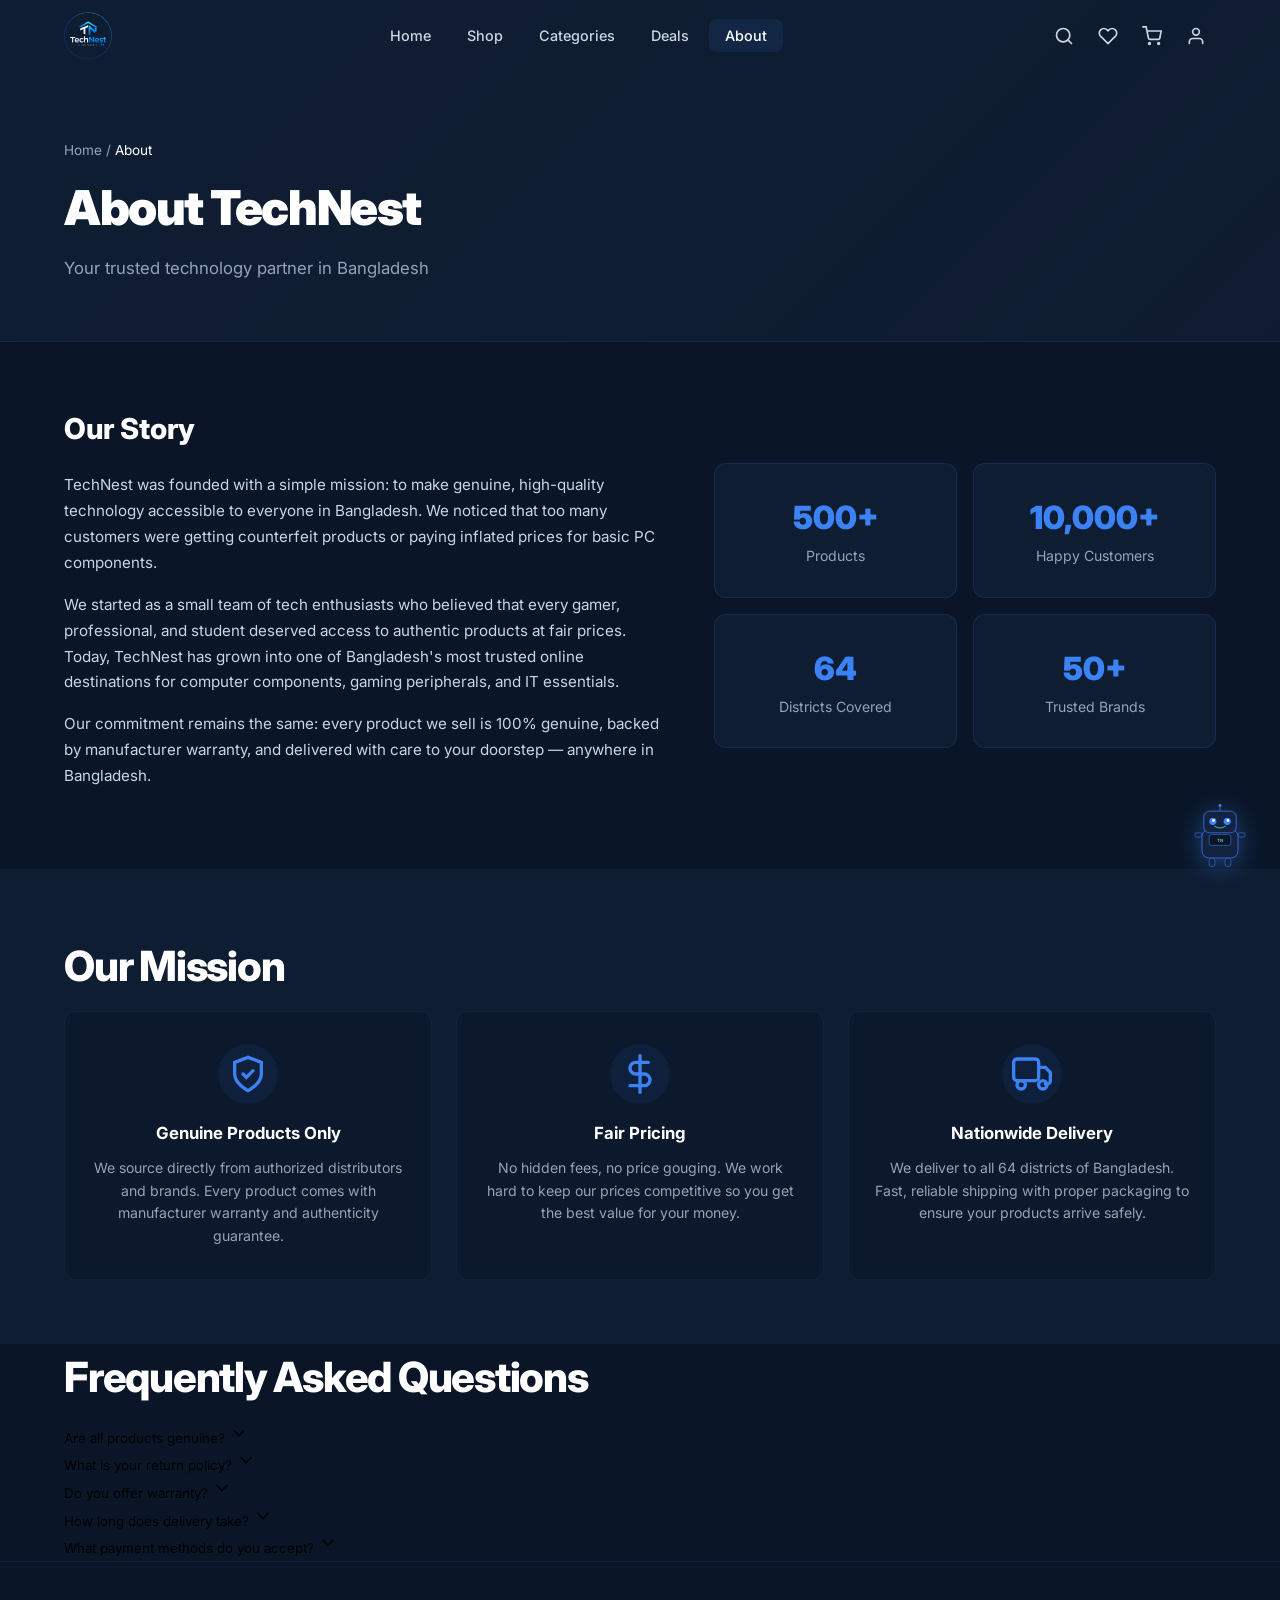
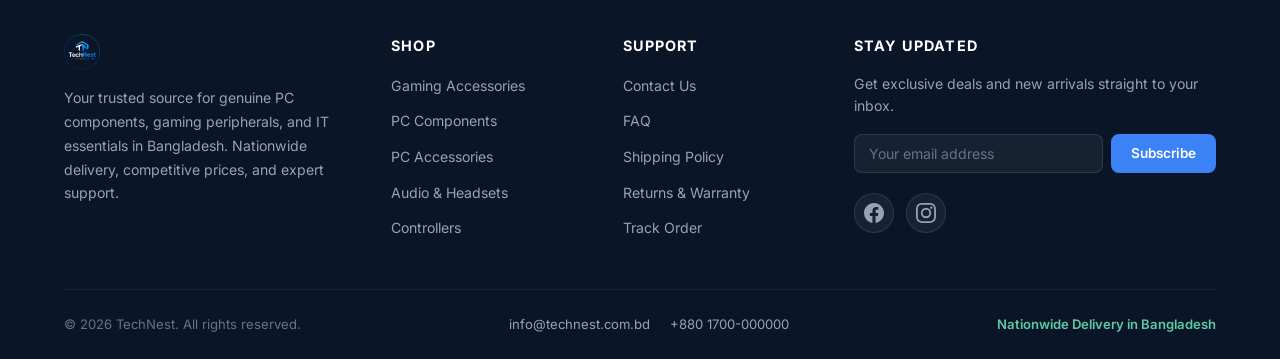
<file: about.html>
<!DOCTYPE html>
<html lang="en">
<head>
    <meta charset="UTF-8">
    <meta name="viewport" content="width=device-width, initial-scale=1.0">
    <title>About TechNest | Our Story & Mission | Bangladesh</title>
    <meta name="description" content="Learn about TechNest — Bangladesh's trusted destination for genuine PC components, gaming gear, and IT essentials. Our story, mission, and values.">
    <meta name="keywords" content="about TechNest, computer components Bangladesh, gaming accessories, IT products Bangladesh, PC parts online, gaming gear Bangladesh">
    <meta name="author" content="TechNest">
    <meta name="robots" content="index, follow">
    <link rel="canonical" href="https://www.technest.com.bd/about">

    <!-- Open Graph -->
    <meta property="og:type" content="website">
    <meta property="og:title" content="About TechNest | Our Story & Mission | Bangladesh">
    <meta property="og:description" content="Learn about TechNest — Bangladesh's trusted destination for genuine PC components, gaming gear, and IT essentials.">
    <meta property="og:image" content="https://www.technest.com.bd/images/og-cover.jpg">
    <meta property="og:url" content="https://www.technest.com.bd/about">
    <meta property="og:site_name" content="TechNest">
    <meta property="og:locale" content="en_BD">

    <!-- Twitter Card -->
    <meta name="twitter:card" content="summary_large_image">
    <meta name="twitter:title" content="About TechNest | Our Story & Mission | Bangladesh">
    <meta name="twitter:description" content="Learn about TechNest — Bangladesh's trusted destination for genuine PC components, gaming gear, and IT essentials.">
    <meta name="twitter:image" content="https://www.technest.com.bd/images/og-cover.jpg">

    <!-- Favicon -->
    <link rel="icon" type="image/png" href="logo.png">

    <!-- Fonts -->
    <link rel="preconnect" href="https://fonts.googleapis.com">
    <link rel="preconnect" href="https://fonts.gstatic.com" crossorigin>
    <link href="https://fonts.googleapis.com/css2?family=Inter:wght@300;400;500;600;700;800;900&display=swap" rel="stylesheet">

    <!-- Structured Data: Organization -->
    <script type="application/ld+json">
    {
        "@context": "https://schema.org",
        "@type": "AboutPage",
        "name": "About TechNest",
        "description": "Learn about TechNest — Bangladesh's trusted destination for genuine PC components, gaming gear, and IT essentials.",
        "url": "https://www.technest.com.bd/about",
        "mainEntity": {
            "@type": "Organization",
            "name": "TechNest",
            "url": "https://www.technest.com.bd",
            "logo": "https://www.technest.com.bd/images/logo.png",
            "description": "TechNest is a premium technology and gaming store in Bangladesh selling genuine PC components, gaming peripherals, and IT essentials.",
            "address": {
                "@type": "PostalAddress",
                "addressCountry": "BD"
            },
            "areaServed": {
                "@type": "Country",
                "name": "Bangladesh"
            },
            "sameAs": [
                "https://www.facebook.com/profile.php?id=61592194077927",
                "https://www.facebook.com/profile.php?id=61592194077927"
            ]
        }
    }
    </script>

    <!-- Structured Data: BreadcrumbList -->
    <script type="application/ld+json">
    {
        "@context": "https://schema.org",
        "@type": "BreadcrumbList",
        "itemListElement": [
            { "@type": "ListItem", "position": 1, "name": "Home", "item": "https://www.technest.com.bd/" },
            { "@type": "ListItem", "position": 2, "name": "About", "item": "https://www.technest.com.bd/about" }
        ]
    }
    </script>

    <link rel="stylesheet" href="styles.css">
</head>
<body>
    <!-- ========== STICKY NAVBAR ========== -->
    <header class="navbar" id="navbar">
        <nav class="navbar__inner container" aria-label="Main navigation">
            <a href="index.html" class="navbar__logo" aria-label="TechNest Home">
                <img src="logo.png" alt="TechNest" class="navbar__logo-img">
            </a>

            <ul class="navbar__links" id="navLinks">
                <li><a href="index.html" class="navbar__link">Home</a></li>
                <li><a href="shop.html" class="navbar__link">Shop</a></li>
                <li><a href="categories.html" class="navbar__link">Categories</a></li>
                <li><a href="deals.html" class="navbar__link">Deals</a></li>
                <li><a href="about.html" class="navbar__link navbar__link--active">About</a></li>
            </ul>

            <div class="navbar__actions">
                <button class="navbar__icon-btn" aria-label="Search" onclick="TN.ui.openSearch()">
                    <svg width="20" height="20" viewBox="0 0 24 24" fill="none" stroke="currentColor" stroke-width="2" stroke-linecap="round"><circle cx="11" cy="11" r="8"/><path d="M21 21l-4.35-4.35"/></svg>
                </button>
                <button class="navbar__icon-btn" aria-label="Wishlist" onclick="TN.ui.openWishlist()">
                    <svg width="20" height="20" viewBox="0 0 24 24" fill="none" stroke="currentColor" stroke-width="2" stroke-linecap="round"><path d="M20.84 4.61a5.5 5.5 0 0 0-7.78 0L12 5.67l-1.06-1.06a5.5 5.5 0 0 0-7.78 7.78l1.06 1.06L12 21.23l7.78-7.78 1.06-1.06a5.5 5.5 0 0 0 0-7.78z"/></svg>
                    <span class="navbar__badge navbar__badge--wishlist" style="display:none">0</span>
                </button>
                <button class="navbar__icon-btn" aria-label="Cart" onclick="TN.ui.openCart()">
                    <svg width="20" height="20" viewBox="0 0 24 24" fill="none" stroke="currentColor" stroke-width="2" stroke-linecap="round"><circle cx="9" cy="21" r="1"/><circle cx="20" cy="21" r="1"/><path d="M1 1h4l2.68 13.39a2 2 0 0 0 2 1.61h9.72a2 2 0 0 0 2-1.61L23 6H6"/></svg>
                    <span class="navbar__badge navbar__badge--cart" style="display:none">0</span>
                </button>
                <a href="profile.html" class="navbar__icon-btn" aria-label="Account">
                    <svg width="20" height="20" viewBox="0 0 24 24" fill="none" stroke="currentColor" stroke-width="2" stroke-linecap="round"><path d="M20 21v-2a4 4 0 0 0-4-4H8a4 4 0 0 0-4 4v2"/><circle cx="12" cy="7" r="4"/></svg>
                </a>
                <button class="navbar__hamburger" id="hamburger" aria-label="Toggle menu" aria-expanded="false">
                    <span></span><span></span><span></span>
                </button>
            </div>
        </nav>
        <div class="navbar__mobile-menu" id="mobileMenu">
            <ul>
                <li><a href="index.html">Home</a></li>
                <li><a href="shop.html">Shop</a></li>
                <li><a href="categories.html">Categories</a></li>
                <li><a href="deals.html">Deals</a></li>
                <li><a href="about.html">About</a></li>
            </ul>
        </div>
    </header>

    <main>
        <!-- ========== PAGE BANNER ========== -->
        <section class="page-banner">
            <div class="container">
                <nav class="breadcrumb" aria-label="Breadcrumb">
                    <a href="index.html">Home</a> / <span>About</span>
                </nav>
                <h1 class="page-banner__title">About TechNest</h1>
                <p class="page-banner__sub">Your trusted technology partner in Bangladesh</p>
            </div>
        </section>

        <!-- ========== OUR STORY ========== -->
        <section class="about-story">
            <div class="container about-story__layout">
                <div class="about-story__text">
                    <h2>Our Story</h2>
                    <p>TechNest was founded with a simple mission: to make genuine, high-quality technology accessible to everyone in Bangladesh. We noticed that too many customers were getting counterfeit products or paying inflated prices for basic PC components.</p>
                    <p>We started as a small team of tech enthusiasts who believed that every gamer, professional, and student deserved access to authentic products at fair prices. Today, TechNest has grown into one of Bangladesh's most trusted online destinations for computer components, gaming peripherals, and IT essentials.</p>
                    <p>Our commitment remains the same: every product we sell is 100% genuine, backed by manufacturer warranty, and delivered with care to your doorstep — anywhere in Bangladesh.</p>
                </div>
                <div class="about-story__visual">
                    <div class="about-stats-grid">
                        <div class="about-stat">
                            <span class="about-stat__number">500+</span>
                            <span class="about-stat__label">Products</span>
                        </div>
                        <div class="about-stat">
                            <span class="about-stat__number">10,000+</span>
                            <span class="about-stat__label">Happy Customers</span>
                        </div>
                        <div class="about-stat">
                            <span class="about-stat__number">64</span>
                            <span class="about-stat__label">Districts Covered</span>
                        </div>
                        <div class="about-stat">
                            <span class="about-stat__number">50+</span>
                            <span class="about-stat__label">Trusted Brands</span>
                        </div>
                    </div>
                </div>
            </div>
        </section>

        <!-- ========== OUR MISSION ========== -->
        <section class="about-mission">
            <div class="container">
                <h2 class="section-title">Our Mission</h2>
                <div class="about-mission__grid">
                    <div class="about-mission__card">
                        <div class="about-mission__icon">
                            <svg width="40" height="40" viewBox="0 0 24 24" fill="none" stroke="#3B82F6" stroke-width="2" stroke-linecap="round"><path d="M12 22s8-4 8-10V5l-8-3-8 3v7c0 6 8 10 8 10z"/><polyline points="9 12 11 14 15 10"/></svg>
                        </div>
                        <h3>Genuine Products Only</h3>
                        <p>We source directly from authorized distributors and brands. Every product comes with manufacturer warranty and authenticity guarantee.</p>
                    </div>
                    <div class="about-mission__card">
                        <div class="about-mission__icon">
                            <svg width="40" height="40" viewBox="0 0 24 24" fill="none" stroke="#3B82F6" stroke-width="2" stroke-linecap="round"><line x1="12" y1="1" x2="12" y2="23"/><path d="M17 5H9.5a3.5 3.5 0 0 0 0 7h5a3.5 3.5 0 0 1 0 7H6"/></svg>
                        </div>
                        <h3>Fair Pricing</h3>
                        <p>No hidden fees, no price gouging. We work hard to keep our prices competitive so you get the best value for your money.</p>
                    </div>
                    <div class="about-mission__card">
                        <div class="about-mission__icon">
                            <svg width="40" height="40" viewBox="0 0 24 24" fill="none" stroke="#3B82F6" stroke-width="2" stroke-linecap="round"><rect x="1" y="3" width="15" height="13" rx="2"/><path d="M16 8h4l3 3v5a2 2 0 0 1-2 2h-1"/><circle cx="5.5" cy="18.5" r="2.5"/><circle cx="18.5" cy="18.5" r="2.5"/></svg>
                        </div>
                        <h3>Nationwide Delivery</h3>
                        <p>We deliver to all 64 districts of Bangladesh. Fast, reliable shipping with proper packaging to ensure your products arrive safely.</p>
                    </div>
                </div>
            </div>
        </section>

        <!-- ========== FAQ ========== -->
        <section class="faq">
            <div class="container">
                <h2 class="section-title">Frequently Asked Questions</h2>
                <div class="faq__list">
                    <div class="faq__item">
                        <button class="faq__question" aria-expanded="false">
                            <span>Are all products genuine?</span>
                            <svg class="faq__chevron" width="20" height="20" viewBox="0 0 24 24" fill="none" stroke="currentColor" stroke-width="2" stroke-linecap="round"><polyline points="6 9 12 15 18 9"/></svg>
                        </button>
                        <div class="faq__answer" hidden>
                            <p>Yes, we source all products directly from authorized distributors and official brand partners in Bangladesh. Every item we sell is 100% genuine and comes with the full manufacturer warranty. We never deal in refurbished, counterfeit, or gray-market products.</p>
                        </div>
                    </div>
                    <div class="faq__item">
                        <button class="faq__question" aria-expanded="false">
                            <span>What is your return policy?</span>
                            <svg class="faq__chevron" width="20" height="20" viewBox="0 0 24 24" fill="none" stroke="currentColor" stroke-width="2" stroke-linecap="round"><polyline points="6 9 12 15 18 9"/></svg>
                        </button>
                        <div class="faq__answer" hidden>
                            <p>We offer a 7-day return policy for unused items in their original packaging. If you receive a defective or damaged product, we will replace it at no extra cost or provide a full refund. Simply contact our support team with your order number and we'll guide you through the process.</p>
                        </div>
                    </div>
                    <div class="faq__item">
                        <button class="faq__question" aria-expanded="false">
                            <span>Do you offer warranty?</span>
                            <svg class="faq__chevron" width="20" height="20" viewBox="0 0 24 24" fill="none" stroke="currentColor" stroke-width="2" stroke-linecap="round"><polyline points="6 9 12 15 18 9"/></svg>
                        </button>
                        <div class="faq__answer" hidden>
                            <p>Yes, all products sold at TechNest come with the manufacturer's official warranty. The warranty period varies by product and brand, typically ranging from 6 months to 3 years. We also provide after-sales support to help you claim warranty if needed.</p>
                        </div>
                    </div>
                    <div class="faq__item">
                        <button class="faq__question" aria-expanded="false">
                            <span>How long does delivery take?</span>
                            <svg class="faq__chevron" width="20" height="20" viewBox="0 0 24 24" fill="none" stroke="currentColor" stroke-width="2" stroke-linecap="round"><polyline points="6 9 12 15 18 9"/></svg>
                        </button>
                        <div class="faq__answer" hidden>
                            <p>For Dhaka: delivery typically takes 1-2 business days. For locations outside Dhaka: delivery usually takes 2-4 business days. We use reliable courier services across Bangladesh and provide tracking information for all orders. Express delivery options are available for Dhaka orders.</p>
                        </div>
                    </div>
                    <div class="faq__item">
                        <button class="faq__question" aria-expanded="false">
                            <span>What payment methods do you accept?</span>
                            <svg class="faq__chevron" width="20" height="20" viewBox="0 0 24 24" fill="none" stroke="currentColor" stroke-width="2" stroke-linecap="round"><polyline points="6 9 12 15 18 9"/></svg>
                        </button>
                        <div class="faq__answer" hidden>
                            <p>We accept a wide range of payment methods: bKash, Nagad, Rocket, bank transfer (IBBL, DBBL, and all major banks), and credit/debit cards (Visa, Mastercard). Cash on delivery (COD) is also available for orders within Dhaka and select areas outside Dhaka.</p>
                        </div>
                    </div>
                </div>
            </div>
        </section>
    </main>

    <!-- ========== FOOTER ========== -->
    <footer class="footer">
        <div class="container">
            <div class="footer__top">
                <div class="footer__brand">
                    <a href="index.html" class="footer__logo" aria-label="TechNest Home">
                        <img src="logo.png" alt="TechNest" style="height:36px">
                    </a>
                    <p class="footer__desc">Your trusted source for genuine PC components, gaming peripherals, and IT essentials in Bangladesh. Nationwide delivery, competitive prices, and expert support.</p>
                </div>
                <div class="footer__links-group">
                    <h4 class="footer__heading">Shop</h4>
                    <ul class="footer__links">
                        <li><a href="shop.html?cat=gaming">Gaming Accessories</a></li>
                        <li><a href="shop.html?cat=components">PC Components</a></li>
                        <li><a href="shop.html?cat=accessories">PC Accessories</a></li>
                        <li><a href="shop.html?cat=audio">Audio & Headsets</a></li>
                        <li><a href="shop.html?cat=controllers">Controllers</a></li>
                    </ul>
                </div>
                <div class="footer__links-group">
                    <h4 class="footer__heading">Support</h4>
                    <ul class="footer__links">
                        <li><a href="contact.html">Contact Us</a></li>
                        <li><a href="about.html">FAQ</a></li>
                        <li><a href="about.html">Shipping Policy</a></li>
                        <li><a href="about.html">Returns & Warranty</a></li>
                        <li><a href="contact.html">Track Order</a></li>
                    </ul>
                </div>
                <div class="footer__newsletter">
                    <h4 class="footer__heading">Stay Updated</h4>
                    <p class="footer__newsletter-text">Get exclusive deals and new arrivals straight to your inbox.</p>
                    <form class="footer__form" aria-label="Newsletter signup">
                        <input type="email" placeholder="Your email address" class="footer__input" aria-label="Email address" required>
                        <button type="submit" class="btn btn--primary btn--sm">Subscribe</button>
                    </form>
                    <div class="footer__social">
                        <a href="https://www.facebook.com/profile.php?id=61592194077927" aria-label="TechNest on Facebook" class="footer__social-link">
                            <svg width="20" height="20" viewBox="0 0 24 24" fill="currentColor"><path d="M24 12.073c0-6.627-5.373-12-12-12s-12 5.373-12 12c0 5.99 4.388 10.954 10.125 11.854v-8.385H7.078v-3.47h3.047V9.43c0-3.007 1.792-4.669 4.533-4.669 1.312 0 2.686.235 2.686.235v2.953H15.83c-1.491 0-1.956.925-1.956 1.874v2.25h3.328l-.532 3.47h-2.796v8.385C19.612 23.027 24 18.062 24 12.073z"/></svg>
                        </a>
                        <a href="https://www.facebook.com/profile.php?id=61592194077927" aria-label="TechNest on Instagram" class="footer__social-link">
                            <svg width="20" height="20" viewBox="0 0 24 24" fill="currentColor"><path d="M12 2.163c3.204 0 3.584.012 4.85.07 3.252.148 4.771 1.691 4.919 4.919.058 1.265.069 1.645.069 4.849 0 3.205-.012 3.584-.069 4.849-.149 3.225-1.664 4.771-4.919 4.919-1.266.058-1.644.07-4.85.07-3.204 0-3.584-.012-4.849-.07-3.26-.149-4.771-1.699-4.919-4.92-.058-1.265-.07-1.644-.07-4.849 0-3.204.013-3.583.07-4.849.149-3.227 1.664-4.771 4.919-4.919 1.266-.057 1.645-.069 4.849-.069zM12 0C8.741 0 8.333.014 7.053.072 2.695.272.273 2.69.073 7.052.014 8.333 0 8.741 0 12c0 3.259.014 3.668.072 4.948.2 4.358 2.618 6.78 6.98 6.98C8.333 23.986 8.741 24 12 24c3.259 0 3.668-.014 4.948-.072 4.354-.2 6.782-2.618 6.979-6.98.059-1.28.073-1.689.073-4.948 0-3.259-.014-3.667-.072-4.947-.196-4.354-2.617-6.78-6.979-6.98C15.668.014 15.259 0 12 0zm0 5.838a6.162 6.162 0 100 12.324 6.162 6.162 0 000-12.324zM12 16a4 4 0 110-8 4 4 0 010 8zm6.406-11.845a1.44 1.44 0 100 2.881 1.44 1.44 0 000-2.881z"/></svg>
                        </a>
                    </div>
                </div>
            </div>
            <div class="footer__bottom">
                <p class="footer__copy">&copy; 2026 TechNest. All rights reserved.</p>
                <div class="footer__contact">
                    <a href="mailto:info@technest.com.bd">info@technest.com.bd</a>
                    <a href="tel:+8801700000000">+880 1700-000000</a>
                </div>
                <p class="footer__delivery">Nationwide Delivery in Bangladesh</p>
            </div>
        </div>
    </footer>

    <script src="data.js"></script>
    <script src="auth.js"></script>
    <script src="script.js"></script>
    <script>
        document.querySelectorAll('.faq__question').forEach(function(btn) {
            btn.addEventListener('click', function() {
                var item = this.closest('.faq__item');
                var answer = item.querySelector('.faq__answer');
                var isOpen = this.getAttribute('aria-expanded') === 'true';

                document.querySelectorAll('.faq__item').forEach(function(other) {
                    other.querySelector('.faq__question').setAttribute('aria-expanded', 'false');
                    other.querySelector('.faq__answer').hidden = true;
                });

                if (!isOpen) {
                    this.setAttribute('aria-expanded', 'true');
                    answer.hidden = false;
                }
            });
        });
    </script>
    <script>
TN.cart.updateBadge();
TN.wishlist.updateBadge();
TN.auth.updateUI();
</script>
<!-- Floating Mascot & Chat -->
<div class="mascot-float" id="mascotBtn" title="Chat with us!">
    <svg viewBox="0 0 200 200" xmlns="http://www.w3.org/2000/svg">
        <rect x="50" y="70" width="100" height="80" rx="20" fill="#132240" stroke="#3B82F6" stroke-width="2"/>
        <rect x="55" y="20" width="90" height="60" rx="16" fill="#132240" stroke="#3B82F6" stroke-width="2"/>
        <circle cx="80" cy="48" r="10" fill="#3B82F6"/>
        <circle cx="120" cy="48" r="10" fill="#3B82F6"/>
        <circle cx="82" cy="46" r="4" fill="#fff"/>
        <circle cx="122" cy="46" r="4" fill="#fff"/>
        <path d="M85 62 Q100 72 115 62" fill="none" stroke="#5DCAA5" stroke-width="2.5" stroke-linecap="round"/>
        <line x1="100" y1="20" x2="100" y2="6" stroke="#3B82F6" stroke-width="2"/>
        <circle cx="100" cy="4" r="4" fill="#3B82F6"/>
        <rect x="70" y="85" width="60" height="30" rx="6" fill="#0A1628" stroke="#3B82F6" stroke-width="1.5"/>
        <text x="100" y="105" text-anchor="middle" fill="#5DCAA5" font-size="12" font-family="Inter, sans-serif" font-weight="700">TN</text>
        <rect x="30" y="80" width="20" height="12" rx="6" fill="#132240" stroke="#3B82F6" stroke-width="1.5"/>
        <rect x="150" y="80" width="20" height="12" rx="6" fill="#132240" stroke="#3B82F6" stroke-width="1.5"/>
        <rect x="70" y="150" width="16" height="24" rx="8" fill="#132240" stroke="#3B82F6" stroke-width="1.5"/>
        <rect x="114" y="150" width="16" height="24" rx="8" fill="#132240" stroke="#3B82F6" stroke-width="1.5"/>
    </svg>
    <div class="mascot-float__tooltip">Chat with us!</div>
</div>

<!-- Chat Widget -->
<div class="chat-widget" id="chatWidget">
    <div class="chat-widget__header">
        <div class="chat-widget__header-avatar">
            <svg width="22" height="22" viewBox="0 0 200 200" xmlns="http://www.w3.org/2000/svg">
                <rect x="50" y="70" width="100" height="80" rx="20" fill="#132240" stroke="#3B82F6" stroke-width="2"/>
                <rect x="55" y="20" width="90" height="60" rx="16" fill="#132240" stroke="#3B82F6" stroke-width="2"/>
                <circle cx="80" cy="48" r="8" fill="#3B82F6"/><circle cx="120" cy="48" r="8" fill="#3B82F6"/>
                <circle cx="82" cy="46" r="3" fill="#fff"/><circle cx="122" cy="46" r="3" fill="#fff"/>
                <path d="M88 60 Q100 68 112 60" fill="none" stroke="#5DCAA5" stroke-width="2" stroke-linecap="round"/>
            </svg>
        </div>
        <div class="chat-widget__header-info">
            <h4>TechNest Bot</h4>
            <span>Online - typically replies instantly</span>
        </div>
        <button class="chat-widget__close" id="chatClose" aria-label="Close chat">&times;</button>
    </div>
    <div class="chat-widget__body" id="chatBody"></div>
    <div class="chat-widget__footer" id="chatFooter" style="display:none">
        <input type="text" class="chat-widget__input" id="chatInput" placeholder="Type your message..." autocomplete="off">
        <button class="chat-widget__send" id="chatSend" aria-label="Send message">
            <svg width="18" height="18" viewBox="0 0 24 24" fill="none" stroke="currentColor" stroke-width="2" stroke-linecap="round"><line x1="22" y1="2" x2="11" y2="13"/><polygon points="22 2 15 22 11 13 2 9 22 2"/></svg>
        </button>
    </div>
</div>
<script>
(function() {
    var KEY = 'technest_chats';
    var SESS = 'technest_chat_session';
    var email = null;
    var chatOpen = false;

    function getChats() { try { return JSON.parse(localStorage.getItem(KEY)) || []; } catch(e) { return []; } }
    function saveChats(c) { localStorage.setItem(KEY, JSON.stringify(c)); }
    function getSession() { try { return JSON.parse(localStorage.getItem(SESS)); } catch(e) { return null; } }
    function setSession(s) { localStorage.setItem(SESS, JSON.stringify(s)); }

    function getBotReply(input) {
        var m = input.toLowerCase().trim();
        if (/^(hi|hello|hey|assalam|salam)\b/.test(m)) return "Hello! Welcome to TechNest \u{1F44B} I'm here to help with product info, orders, shipping, and more. What can I help you with?";
        if (/thank|shukriya|dhonnobad/.test(m)) return "You're welcome! \u{1F60A} Is there anything else?";
        if (/bye|goodbye|tata/.test(m)) return "Goodbye! Have a great day! \u{1F44B}";
        if (/who are you|what are you|your name/.test(m)) return "I'm TechNest Bot \u{1F916}, your virtual assistant! I help with products, orders, shipping, and more.";
        if (/ship|deliver|delivery|courier/.test(m)) return "Nationwide delivery across Bangladesh! \u{1F4E6}\n\n\u2022 Dhaka: 1-2 days\n\u2022 Outside Dhaka: 2-4 days\n\u2022 Remote: 3-5 days\n\nFree shipping on orders over \u09F33,000!";
        if (/pay|payment|bkash|nagad|card|cash|cod/.test(m)) return "We accept \u{1F4B3}:\n\u2022 bKash\n\u2022 Nagad\n\u2022 VISA / Mastercard\n\u2022 Cash on Delivery\n\nAll payments are secure!";
        if (/return|refund|warranty|replace|exchange/.test(m)) return "Return policy \u{1F504}:\n\u2022 7-day returns for unused items\n\u2022 Manufacturer warranty\n\u2022 Free returns for defects\n\u2022 Refund in 5-7 days";
        if (/offer|discount|deal|sale|coupon/.test(m)) return "Current deals \u{1F525}:\n\u2022 Up to 40% off gaming gear\n\u2022 Bundle deals on components\n\u2022 Free shipping over \u09F33,000\n\nCheck our Deals page!";
        if (/order|track|status/.test(m)) return "Track your order \u{1F4CD}:\n1. Log in to TechNest\n2. Go to Profile \u2192 My Orders\n3. Click order for status\n\nOr email support@technest.com.bd";
        if (/mouse|keyboard|headset|headphone|controller|monitor/.test(m)) return "Popular picks \u{1F5A5}:\n\u2022 Razer DeathAdder V3 - \u09F36,490\n\u2022 Corsair K70 RGB - \u09F37,190\n\u2022 Logitech G PRO X - \u09F38,990\n\nTell me your budget!";
        if (/cheap|budget|affordable|best price/.test(m)) return "Budget picks \u{1F4B0}:\n\u2022 Havit MS1036 Mouse - \u09F3890\n\u2022 HAVIT Headphone - \u09F32,490\n\u2022 DeepCool AK400 - \u09F32,190\n\nAll with warranty!";
        if (/gaming|game|player|pc build|setup/.test(m)) return "Level up! \u{1F3AE}\n\u2022 Gaming mice, keyboards, headsets\n\u2022 Controllers (Xbox, PS, 8BitDo)\n\u2022 PC components for builds\n\nWhat are you building?";
        if (/price|how much|koto|taka|cost/.test(m)) return "Products range from \u09F3890 to \u09F317,990+! \u{1F4B2}\n\nWhich product interest you?";
        if (/warranty|guarantee/.test(m)) return "All products have warranty! \u{1F6E1}\n\u2022 Peripherals: 1-2 years\n\u2022 Components: 2-3 years\n\u2022 Processors: 3 years";
        return "Thanks! \u{1F4AC}\n\nI can help with:\n\u2022 Products & recommendations\n\u2022 Order tracking\n\u2022 Shipping\n\u2022 Payments\n\u2022 Returns & warranty\n\nWhat would you like to know?";
    }

    function render() {
        var body = document.getElementById('chatBody');
        var footer = document.getElementById('chatFooter');
        var session = getSession();

        if (!session) {
            email = null;
            footer.style.display = 'none';
            body.innerHTML = '<div class="chat-gate"><div class="chat-gate__icon"><svg width="28" height="28" viewBox="0 0 24 24" fill="none" stroke="#3B82F6" stroke-width="2" stroke-linecap="round"><path d="M21 15a2 2 0 0 1-2 2H7l-4 4V5a2 2 0 0 1 2-2h14a2 2 0 0 1 2 2z"/></svg></div><h3>Welcome to TechNest!</h3><p>Enter your email to start chatting.</p><div class="chat-gate__form"><input type="email" class="chat-gate__input" id="chatEmailInput" placeholder="your@email.com"><button class="chat-gate__btn" id="chatStartBtn">Start Chat</button></div></div>';
            document.getElementById('chatStartBtn').onclick = function() {
                var em = document.getElementById('chatEmailInput').value.trim();
                if (!em || !/^[^\s@]+@[^\s@]+\.[^\s@]+$/.test(em)) {
                    document.getElementById('chatEmailInput').style.borderColor = '#ef4444';
                    return;
                }
                email = em;
                setSession({ email: em, name: em.split('@')[0] });
                var chats = getChats();
                if (!chats.find(function(c){return c.email===em;})) {
                    chats.unshift({ email: em, name: em.split('@')[0], messages: [], started: new Date().toISOString() });
                    saveChats(chats);
                }
                render();
            };
            document.getElementById('chatEmailInput').onkeydown = function(e) { if (e.key==='Enter') document.getElementById('chatStartBtn').click(); };
            return;
        }

        email = session.email;
        footer.style.display = 'flex';
        var chats = getChats();
        var chat = chats.find(function(c){return c.email===email;});
        if (!chat) {
            chats.unshift({ email: email, name: session.name, messages: [], started: new Date().toISOString() });
            saveChats(chats);
            chat = chats[0];
        }

        body.innerHTML = '';
        if (chat.messages.length === 0) {
            body.innerHTML = '<div class="chat-msg chat-msg--bot">Hello ' + esc(session.name) + '! \u{1F44B} I\'m TechNest Bot. Ask me about products, orders, shipping, payments, or anything else!</div>';
        } else {
            chat.messages.forEach(function(msg) {
                var d = document.createElement('div');
                d.className = 'chat-msg chat-msg--' + msg.sender;
                var t = new Date(msg.time);
                var ts = (t.getHours()<10?'0':'')+t.getHours()+':'+(t.getMinutes()<10?'0':'')+t.getMinutes();
                d.innerHTML = esc(msg.text) + '<div class="chat-msg__time">' + ts + '</div>';
                body.appendChild(d);
            });
        }
        body.scrollTop = body.scrollHeight;
    }

    function send() {
        var input = document.getElementById('chatInput');
        var text = input.value.trim();
        if (!text || !email) return;
        input.value = '';

        var chats = getChats();
        var chat = chats.find(function(c){return c.email===email;});
        if (!chat) return;

        chat.messages.push({ id: Date.now(), sender: 'user', text: text, time: new Date().toISOString() });
        saveChats(chats);
        render();

        var body = document.getElementById('chatBody');
        var typing = document.createElement('div');
        typing.className = 'chat-typing';
        typing.id = 'typingIndicator';
        typing.innerHTML = '<span></span><span></span><span></span>';
        body.appendChild(typing);
        body.scrollTop = body.scrollHeight;

        var reply = getBotReply(text);
        setTimeout(function() {
            var fresh = getChats();
            var c = fresh.find(function(ch){return ch.email===email;});
            if (c) {
                c.messages.push({ id: Date.now()+1, sender: 'bot', text: reply, time: new Date().toISOString() });
                saveChats(fresh);
            }
            var ti = document.getElementById('typingIndicator');
            if (ti) ti.remove();
            render();
        }, 800 + Math.random() * 600);
    }

    function esc(s) { var d = document.createElement('div'); d.appendChild(document.createTextNode(s||'')); return d.innerHTML; }

    function init() {
        var btn = document.getElementById('mascotBtn');
        var widget = document.getElementById('chatWidget');
        var close = document.getElementById('chatClose');
        var sendBtn = document.getElementById('chatSend');
        var input = document.getElementById('chatInput');
        if (!btn || !widget) { setTimeout(init, 100); return; }

        btn.onclick = function() {
            chatOpen = !chatOpen;
            widget.classList.toggle('open', chatOpen);
            if (chatOpen) { render(); setTimeout(function(){input.focus();},100); }
        };
        close.onclick = function() { chatOpen = false; widget.classList.remove('open'); };
        sendBtn.onclick = send;
        input.onkeydown = function(e) { if (e.key==='Enter') send(); };
    }

    if (document.readyState==='loading') document.addEventListener('DOMContentLoaded', init); else init();
})();
</script>
</body>
</html>
</file>
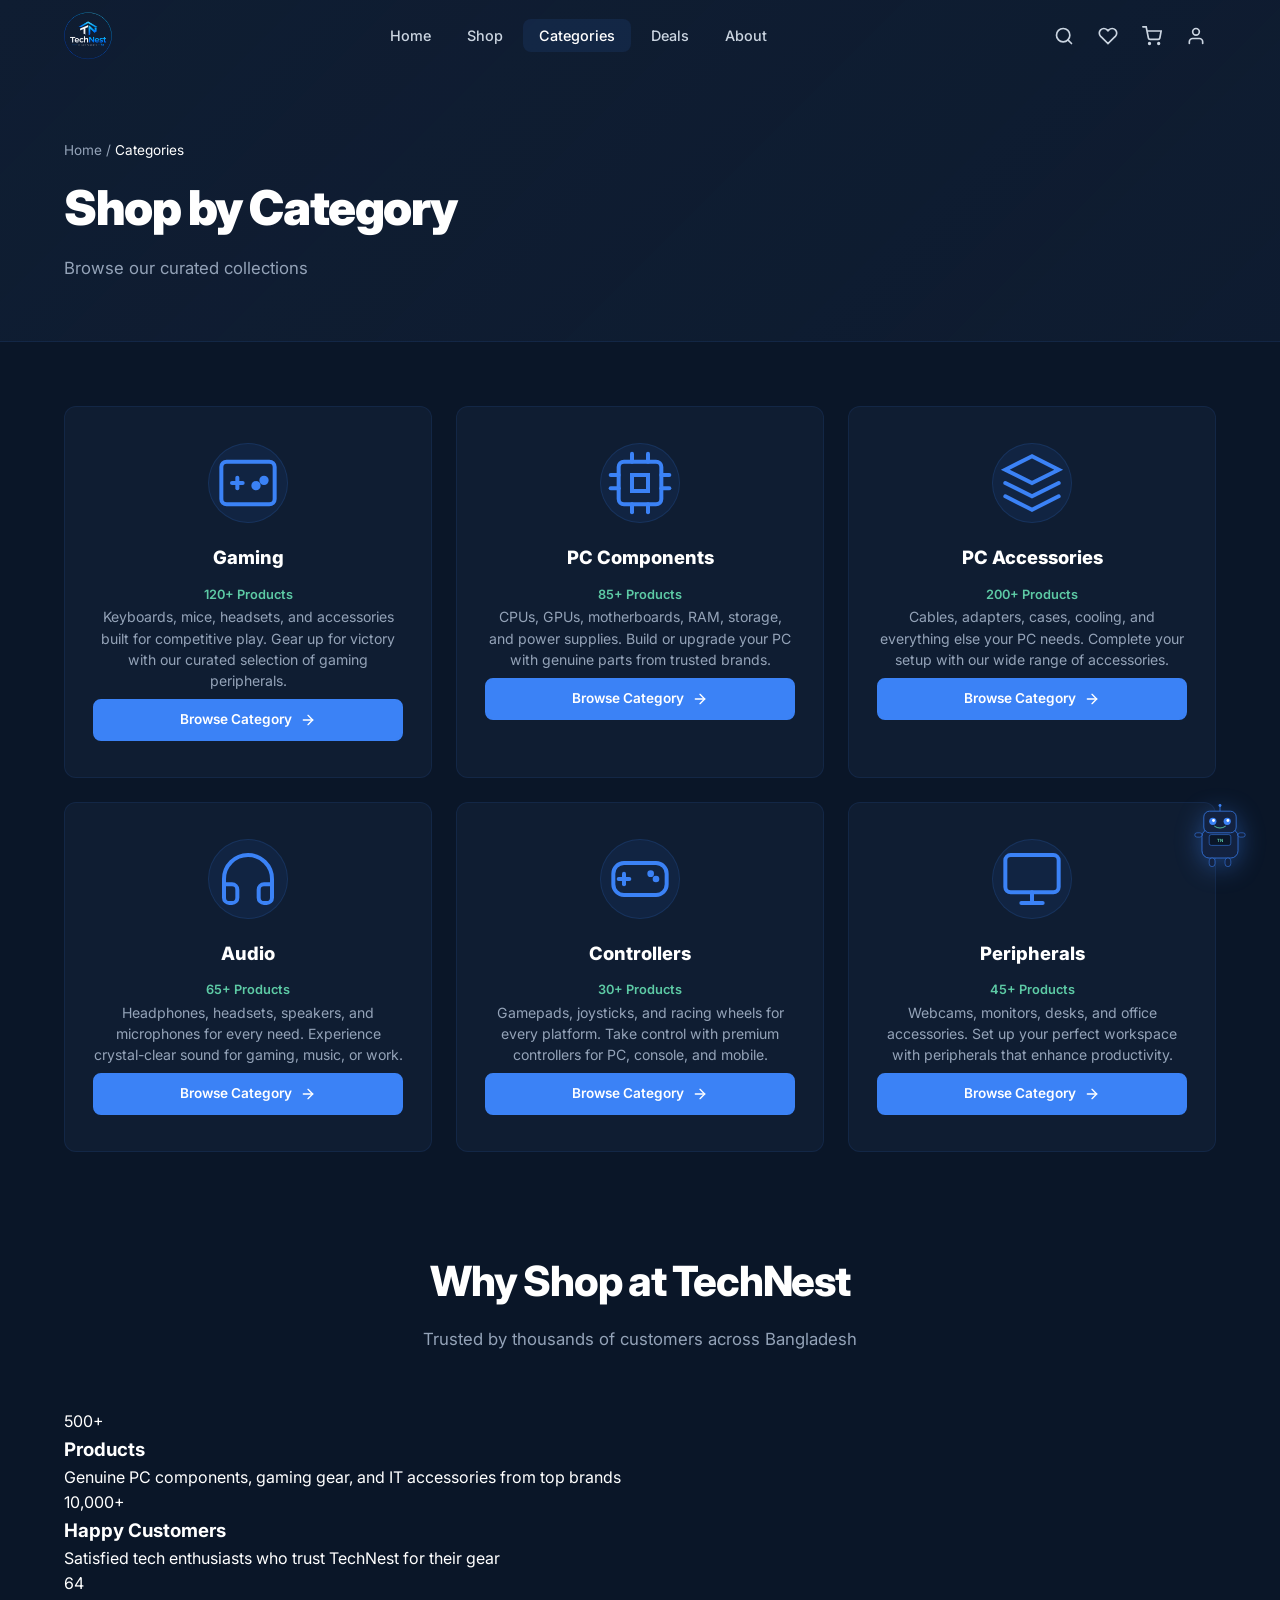
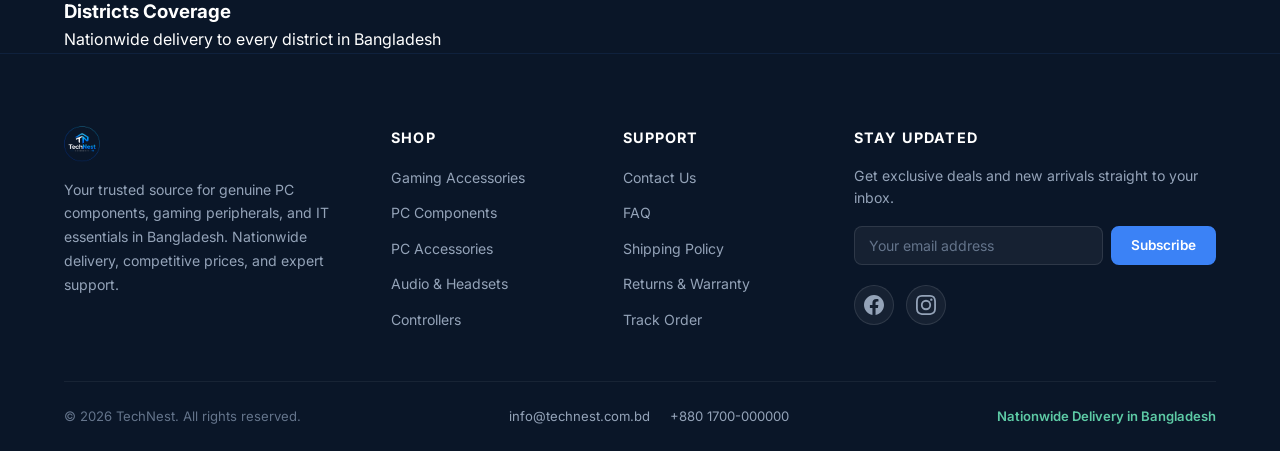
<file: categories.html>
<!DOCTYPE html>
<html lang="en">
<head>
    <meta charset="UTF-8">
    <meta name="viewport" content="width=device-width, initial-scale=1.0">
    <title>Shop by Category | TechNest Bangladesh</title>
    <meta name="description" content="Browse TechNest categories: Gaming, PC Components, Accessories, Audio, and Controllers. Find genuine tech products in Bangladesh.">
    <meta name="keywords" content="computer categories Bangladesh, gaming accessories, PC components, IT products, TechNest categories">
    <meta name="author" content="TechNest">
    <meta name="robots" content="index, follow">
    <link rel="canonical" href="https://www.technest.com.bd/categories">

    <!-- Open Graph -->
    <meta property="og:type" content="website">
    <meta property="og:title" content="Shop by Category | TechNest Bangladesh">
    <meta property="og:description" content="Browse TechNest categories: Gaming, PC Components, Accessories, Audio, and Controllers. Find genuine tech products in Bangladesh.">
    <meta property="og:image" content="https://www.technest.com.bd/images/og-cover.jpg">
    <meta property="og:url" content="https://www.technest.com.bd/categories">
    <meta property="og:site_name" content="TechNest">
    <meta property="og:locale" content="en_BD">

    <!-- Twitter Card -->
    <meta name="twitter:card" content="summary_large_image">
    <meta name="twitter:title" content="Shop by Category | TechNest Bangladesh">
    <meta name="twitter:description" content="Browse TechNest categories: Gaming, PC Components, Accessories, Audio, and Controllers. Find genuine tech products in Bangladesh.">
    <meta name="twitter:image" content="https://www.technest.com.bd/images/og-cover.jpg">

    <!-- Favicon -->
    <link rel="icon" type="image/png" href="logo.png">

    <!-- Fonts -->
    <link rel="preconnect" href="https://fonts.googleapis.com">
    <link rel="preconnect" href="https://fonts.gstatic.com" crossorigin>
    <link href="https://fonts.googleapis.com/css2?family=Inter:wght@300;400;500;600;700;800;900&display=swap" rel="stylesheet">

    <!-- Structured Data: BreadcrumbList -->
    <script type="application/ld+json">
    {
        "@context": "https://schema.org",
        "@type": "BreadcrumbList",
        "itemListElement": [
            { "@type": "ListItem", "position": 1, "name": "Home", "item": "https://www.technest.com.bd/" },
            { "@type": "ListItem", "position": 2, "name": "Categories", "item": "https://www.technest.com.bd/categories" }
        ]
    }
    </script>

    <link rel="stylesheet" href="styles.css">
</head>
<body>
    <!-- ========== STICKY NAVBAR ========== -->
    <header class="navbar" id="navbar">
        <nav class="navbar__inner container" aria-label="Main navigation">
            <a href="index.html" class="navbar__logo" aria-label="TechNest Home">
                <img src="logo.png" alt="TechNest" class="navbar__logo-img">
            </a>

            <ul class="navbar__links" id="navLinks">
                <li><a href="index.html" class="navbar__link">Home</a></li>
                <li><a href="shop.html" class="navbar__link">Shop</a></li>
                <li><a href="categories.html" class="navbar__link navbar__link--active">Categories</a></li>
                <li><a href="deals.html" class="navbar__link">Deals</a></li>
                <li><a href="about.html" class="navbar__link">About</a></li>
            </ul>

            <div class="navbar__actions">
                <button class="navbar__icon-btn" aria-label="Search" onclick="TN.ui.openSearch()">
                    <svg width="20" height="20" viewBox="0 0 24 24" fill="none" stroke="currentColor" stroke-width="2" stroke-linecap="round"><circle cx="11" cy="11" r="8"/><path d="M21 21l-4.35-4.35"/></svg>
                </button>
                <button class="navbar__icon-btn" aria-label="Wishlist" onclick="TN.ui.openWishlist()">
                    <svg width="20" height="20" viewBox="0 0 24 24" fill="none" stroke="currentColor" stroke-width="2" stroke-linecap="round"><path d="M20.84 4.61a5.5 5.5 0 0 0-7.78 0L12 5.67l-1.06-1.06a5.5 5.5 0 0 0-7.78 7.78l1.06 1.06L12 21.23l7.78-7.78 1.06-1.06a5.5 5.5 0 0 0 0-7.78z"/></svg>
                    <span class="navbar__badge navbar__badge--wishlist" style="display:none">0</span>
                </button>
                <button class="navbar__icon-btn" aria-label="Cart" onclick="TN.ui.openCart()">
                    <svg width="20" height="20" viewBox="0 0 24 24" fill="none" stroke="currentColor" stroke-width="2" stroke-linecap="round"><circle cx="9" cy="21" r="1"/><circle cx="20" cy="21" r="1"/><path d="M1 1h4l2.68 13.39a2 2 0 0 0 2 1.61h9.72a2 2 0 0 0 2-1.61L23 6H6"/></svg>
                    <span class="navbar__badge navbar__badge--cart" style="display:none">0</span>
                </button>
                <a href="profile.html" class="navbar__icon-btn" aria-label="Account">
                    <svg width="20" height="20" viewBox="0 0 24 24" fill="none" stroke="currentColor" stroke-width="2" stroke-linecap="round"><path d="M20 21v-2a4 4 0 0 0-4-4H8a4 4 0 0 0-4 4v2"/><circle cx="12" cy="7" r="4"/></svg>
                </a>
                <button class="navbar__hamburger" id="hamburger" aria-label="Toggle menu" aria-expanded="false">
                    <span></span><span></span><span></span>
                </button>
            </div>
        </nav>
        <div class="navbar__mobile-menu" id="mobileMenu">
            <ul>
                <li><a href="index.html">Home</a></li>
                <li><a href="shop.html">Shop</a></li>
                <li><a href="categories.html">Categories</a></li>
                <li><a href="deals.html">Deals</a></li>
                <li><a href="about.html">About</a></li>
            </ul>
        </div>
    </header>

    <main>
        <!-- ========== PAGE BANNER ========== -->
        <section class="page-banner">
            <div class="container">
                <nav class="breadcrumb" aria-label="Breadcrumb">
                    <a href="index.html">Home</a> / <span>Categories</span>
                </nav>
                <h1 class="page-banner__title">Shop by Category</h1>
                <p class="page-banner__sub">Browse our curated collections</p>
            </div>
        </section>

        <!-- ========== CATEGORIES PAGE GRID ========== -->
        <section class="categories-page">
            <div class="container">
                <div class="categories-page__grid">

                    <!-- Category 1: Gaming -->
                    <div class="category-page-card">
                        <div class="category-page-card__icon">
                            <svg width="64" height="64" viewBox="0 0 24 24" fill="none" stroke="#3B82F6" stroke-width="1.5" stroke-linecap="round"><line x1="6" y1="12" x2="10" y2="12"/><line x1="8" y1="10" x2="8" y2="14"/><circle cx="15" cy="13" r="1" fill="#3B82F6"/><circle cx="18" cy="11" r="1" fill="#3B82F6"/><path d="M2 6a2 2 0 0 1 2-2h16a2 2 0 0 1 2 2v12a2 2 0 0 1-2 2H4a2 2 0 0 1-2-2V6z"/></svg>
                        </div>
                        <h2 class="category-page-card__title">Gaming</h2>
                        <span class="category-page-card__count">120+ Products</span>
                        <p class="category-page-card__desc">Keyboards, mice, headsets, and accessories built for competitive play. Gear up for victory with our curated selection of gaming peripherals.</p>
                        <a href="shop.html?cat=gaming" class="btn btn--primary btn--sm category-page-card__link">Browse Category
                            <svg width="16" height="16" viewBox="0 0 24 24" fill="none" stroke="currentColor" stroke-width="2" stroke-linecap="round"><path d="M5 12h14"/><path d="M12 5l7 7-7 7"/></svg>
                        </a>
                    </div>

                    <!-- Category 2: PC Components -->
                    <div class="category-page-card">
                        <div class="category-page-card__icon">
                            <svg width="64" height="64" viewBox="0 0 24 24" fill="none" stroke="#3B82F6" stroke-width="1.5" stroke-linecap="round"><rect x="4" y="4" width="16" height="16" rx="2"/><rect x="9" y="9" width="6" height="6"/><line x1="9" y1="1" x2="9" y2="4"/><line x1="15" y1="1" x2="15" y2="4"/><line x1="9" y1="20" x2="9" y2="23"/><line x1="15" y1="20" x2="15" y2="23"/><line x1="20" y1="9" x2="23" y2="9"/><line x1="20" y1="14" x2="23" y2="14"/><line x1="1" y1="9" x2="4" y2="9"/><line x1="1" y1="14" x2="4" y2="14"/></svg>
                        </div>
                        <h2 class="category-page-card__title">PC Components</h2>
                        <span class="category-page-card__count">85+ Products</span>
                        <p class="category-page-card__desc">CPUs, GPUs, motherboards, RAM, storage, and power supplies. Build or upgrade your PC with genuine parts from trusted brands.</p>
                        <a href="shop.html?cat=components" class="btn btn--primary btn--sm category-page-card__link">Browse Category
                            <svg width="16" height="16" viewBox="0 0 24 24" fill="none" stroke="currentColor" stroke-width="2" stroke-linecap="round"><path d="M5 12h14"/><path d="M12 5l7 7-7 7"/></svg>
                        </a>
                    </div>

                    <!-- Category 3: PC Accessories -->
                    <div class="category-page-card">
                        <div class="category-page-card__icon">
                            <svg width="64" height="64" viewBox="0 0 24 24" fill="none" stroke="#3B82F6" stroke-width="1.5" stroke-linecap="round"><path d="M12 2L2 7l10 5 10-5-10-5z"/><path d="M2 17l10 5 10-5"/><path d="M2 12l10 5 10-5"/></svg>
                        </div>
                        <h2 class="category-page-card__title">PC Accessories</h2>
                        <span class="category-page-card__count">200+ Products</span>
                        <p class="category-page-card__desc">Cables, adapters, cases, cooling, and everything else your PC needs. Complete your setup with our wide range of accessories.</p>
                        <a href="shop.html?cat=accessories" class="btn btn--primary btn--sm category-page-card__link">Browse Category
                            <svg width="16" height="16" viewBox="0 0 24 24" fill="none" stroke="currentColor" stroke-width="2" stroke-linecap="round"><path d="M5 12h14"/><path d="M12 5l7 7-7 7"/></svg>
                        </a>
                    </div>

                    <!-- Category 4: Audio -->
                    <div class="category-page-card">
                        <div class="category-page-card__icon">
                            <svg width="64" height="64" viewBox="0 0 24 24" fill="none" stroke="#3B82F6" stroke-width="1.5" stroke-linecap="round"><path d="M3 18v-6a9 9 0 0 1 18 0v6"/><path d="M21 19a2 2 0 0 1-2 2h-1a2 2 0 0 1-2-2v-3a2 2 0 0 1 2-2h3zM3 19a2 2 0 0 0 2 2h1a2 2 0 0 0 2-2v-3a2 2 0 0 0-2-2H3z"/></svg>
                        </div>
                        <h2 class="category-page-card__title">Audio</h2>
                        <span class="category-page-card__count">65+ Products</span>
                        <p class="category-page-card__desc">Headphones, headsets, speakers, and microphones for every need. Experience crystal-clear sound for gaming, music, or work.</p>
                        <a href="shop.html?cat=audio" class="btn btn--primary btn--sm category-page-card__link">Browse Category
                            <svg width="16" height="16" viewBox="0 0 24 24" fill="none" stroke="currentColor" stroke-width="2" stroke-linecap="round"><path d="M5 12h14"/><path d="M12 5l7 7-7 7"/></svg>
                        </a>
                    </div>

                    <!-- Category 5: Controllers -->
                    <div class="category-page-card">
                        <div class="category-page-card__icon">
                            <svg width="64" height="64" viewBox="0 0 24 24" fill="none" stroke="#3B82F6" stroke-width="1.5" stroke-linecap="round"><rect x="2" y="6" width="20" height="12" rx="4"/><line x1="6" y1="10" x2="6" y2="14"/><line x1="4" y1="12" x2="8" y2="12"/><circle cx="16" cy="10" r="0.5" fill="#3B82F6"/><circle cx="18" cy="12" r="0.5" fill="#3B82F6"/></svg>
                        </div>
                        <h2 class="category-page-card__title">Controllers</h2>
                        <span class="category-page-card__count">30+ Products</span>
                        <p class="category-page-card__desc">Gamepads, joysticks, and racing wheels for every platform. Take control with premium controllers for PC, console, and mobile.</p>
                        <a href="shop.html?cat=controllers" class="btn btn--primary btn--sm category-page-card__link">Browse Category
                            <svg width="16" height="16" viewBox="0 0 24 24" fill="none" stroke="currentColor" stroke-width="2" stroke-linecap="round"><path d="M5 12h14"/><path d="M12 5l7 7-7 7"/></svg>
                        </a>
                    </div>

                    <!-- Category 6: Peripherals -->
                    <div class="category-page-card">
                        <div class="category-page-card__icon">
                            <svg width="64" height="64" viewBox="0 0 24 24" fill="none" stroke="#3B82F6" stroke-width="1.5" stroke-linecap="round"><rect x="2" y="3" width="20" height="14" rx="2"/><line x1="8" y1="21" x2="16" y2="21"/><line x1="12" y1="17" x2="12" y2="21"/></svg>
                        </div>
                        <h2 class="category-page-card__title">Peripherals</h2>
                        <span class="category-page-card__count">45+ Products</span>
                        <p class="category-page-card__desc">Webcams, monitors, desks, and office accessories. Set up your perfect workspace with peripherals that enhance productivity.</p>
                        <a href="shop.html?cat=peripherals" class="btn btn--primary btn--sm category-page-card__link">Browse Category
                            <svg width="16" height="16" viewBox="0 0 24 24" fill="none" stroke="currentColor" stroke-width="2" stroke-linecap="round"><path d="M5 12h14"/><path d="M12 5l7 7-7 7"/></svg>
                        </a>
                    </div>

                </div>
            </div>
        </section>

        <!-- ========== WHY SHOP AT TECHNEST ========== -->
        <section class="why-stats">
            <div class="container">
                <div class="section-header">
                    <h2 class="section-title">Why Shop at TechNest</h2>
                    <p class="section-subtitle">Trusted by thousands of customers across Bangladesh</p>
                </div>
                <div class="why-stats__grid">
                    <div class="why-stats__card">
                        <div class="why-stats__number">500+</div>
                        <h3 class="why-stats__label">Products</h3>
                        <p class="why-stats__text">Genuine PC components, gaming gear, and IT accessories from top brands</p>
                    </div>
                    <div class="why-stats__card">
                        <div class="why-stats__number">10,000+</div>
                        <h3 class="why-stats__label">Happy Customers</h3>
                        <p class="why-stats__text">Satisfied tech enthusiasts who trust TechNest for their gear</p>
                    </div>
                    <div class="why-stats__card">
                        <div class="why-stats__number">64</div>
                        <h3 class="why-stats__label">Districts Coverage</h3>
                        <p class="why-stats__text">Nationwide delivery to every district in Bangladesh</p>
                    </div>
                </div>
            </div>
        </section>
    </main>

    <!-- ========== FOOTER ========== -->
    <footer class="footer">
        <div class="container">
            <div class="footer__top">
                <div class="footer__brand">
                    <a href="index.html" class="footer__logo" aria-label="TechNest Home">
                        <img src="logo.png" alt="TechNest" style="height:36px">
                    </a>
                    <p class="footer__desc">Your trusted source for genuine PC components, gaming peripherals, and IT essentials in Bangladesh. Nationwide delivery, competitive prices, and expert support.</p>
                </div>
                <div class="footer__links-group">
                    <h4 class="footer__heading">Shop</h4>
                    <ul class="footer__links">
                        <li><a href="shop.html?cat=gaming">Gaming Accessories</a></li>
                        <li><a href="shop.html?cat=components">PC Components</a></li>
                        <li><a href="shop.html?cat=accessories">PC Accessories</a></li>
                        <li><a href="shop.html?cat=audio">Audio & Headsets</a></li>
                        <li><a href="shop.html?cat=controllers">Controllers</a></li>
                    </ul>
                </div>
                <div class="footer__links-group">
                    <h4 class="footer__heading">Support</h4>
                    <ul class="footer__links">
                        <li><a href="contact.html">Contact Us</a></li>
                        <li><a href="about.html">FAQ</a></li>
                        <li><a href="about.html">Shipping Policy</a></li>
                        <li><a href="about.html">Returns & Warranty</a></li>
                        <li><a href="contact.html">Track Order</a></li>
                    </ul>
                </div>
                <div class="footer__newsletter">
                    <h4 class="footer__heading">Stay Updated</h4>
                    <p class="footer__newsletter-text">Get exclusive deals and new arrivals straight to your inbox.</p>
                    <form class="footer__form" aria-label="Newsletter signup">
                        <input type="email" placeholder="Your email address" class="footer__input" aria-label="Email address" required>
                        <button type="submit" class="btn btn--primary btn--sm">Subscribe</button>
                    </form>
                    <div class="footer__social">
                        <a href="https://www.facebook.com/profile.php?id=61592194077927" aria-label="TechNest on Facebook" class="footer__social-link">
                            <svg width="20" height="20" viewBox="0 0 24 24" fill="currentColor"><path d="M24 12.073c0-6.627-5.373-12-12-12s-12 5.373-12 12c0 5.99 4.388 10.954 10.125 11.854v-8.385H7.078v-3.47h3.047V9.43c0-3.007 1.792-4.669 4.533-4.669 1.312 0 2.686.235 2.686.235v2.953H15.83c-1.491 0-1.956.925-1.956 1.874v2.25h3.328l-.532 3.47h-2.796v8.385C19.612 23.027 24 18.062 24 12.073z"/></svg>
                        </a>
                        <a href="https://www.facebook.com/profile.php?id=61592194077927" aria-label="TechNest on Instagram" class="footer__social-link">
                            <svg width="20" height="20" viewBox="0 0 24 24" fill="currentColor"><path d="M12 2.163c3.204 0 3.584.012 4.85.07 3.252.148 4.771 1.691 4.919 4.919.058 1.265.069 1.645.069 4.849 0 3.205-.012 3.584-.069 4.849-.149 3.225-1.664 4.771-4.919 4.919-1.266.058-1.644.07-4.85.07-3.204 0-3.584-.012-4.849-.07-3.26-.149-4.771-1.699-4.919-4.92-.058-1.265-.07-1.644-.07-4.849 0-3.204.013-3.583.07-4.849.149-3.227 1.664-4.771 4.919-4.919 1.266-.057 1.645-.069 4.849-.069zM12 0C8.741 0 8.333.014 7.053.072 2.695.272.273 2.69.073 7.052.014 8.333 0 8.741 0 12c0 3.259.014 3.668.072 4.948.2 4.358 2.618 6.78 6.98 6.98C8.333 23.986 8.741 24 12 24c3.259 0 3.668-.014 4.948-.072 4.354-.2 6.782-2.618 6.979-6.98.059-1.28.073-1.689.073-4.948 0-3.259-.014-3.667-.072-4.947-.196-4.354-2.617-6.78-6.979-6.98C15.668.014 15.259 0 12 0zm0 5.838a6.162 6.162 0 100 12.324 6.162 6.162 0 000-12.324zM12 16a4 4 0 110-8 4 4 0 010 8zm6.406-11.845a1.44 1.44 0 100 2.881 1.44 1.44 0 000-2.881z"/></svg>
                        </a>
                    </div>
                </div>
            </div>
            <div class="footer__bottom">
                <p class="footer__copy">&copy; 2026 TechNest. All rights reserved.</p>
                <div class="footer__contact">
                    <a href="mailto:info@technest.com.bd">info@technest.com.bd</a>
                    <a href="tel:+8801700000000">+880 1700-000000</a>
                </div>
                <p class="footer__delivery">Nationwide Delivery in Bangladesh</p>
            </div>
        </div>
    </footer>

    <script src="data.js"></script>
    <script src="auth.js"></script>
    <script src="script.js"></script>
    <script>
TN.cart.updateBadge();
TN.wishlist.updateBadge();
TN.auth.updateUI();
</script>
<!-- Floating Mascot & Chat -->
<div class="mascot-float" id="mascotBtn" title="Chat with us!">
    <svg viewBox="0 0 200 200" xmlns="http://www.w3.org/2000/svg">
        <rect x="50" y="70" width="100" height="80" rx="20" fill="#132240" stroke="#3B82F6" stroke-width="2"/>
        <rect x="55" y="20" width="90" height="60" rx="16" fill="#132240" stroke="#3B82F6" stroke-width="2"/>
        <circle cx="80" cy="48" r="10" fill="#3B82F6"/>
        <circle cx="120" cy="48" r="10" fill="#3B82F6"/>
        <circle cx="82" cy="46" r="4" fill="#fff"/>
        <circle cx="122" cy="46" r="4" fill="#fff"/>
        <path d="M85 62 Q100 72 115 62" fill="none" stroke="#5DCAA5" stroke-width="2.5" stroke-linecap="round"/>
        <line x1="100" y1="20" x2="100" y2="6" stroke="#3B82F6" stroke-width="2"/>
        <circle cx="100" cy="4" r="4" fill="#3B82F6"/>
        <rect x="70" y="85" width="60" height="30" rx="6" fill="#0A1628" stroke="#3B82F6" stroke-width="1.5"/>
        <text x="100" y="105" text-anchor="middle" fill="#5DCAA5" font-size="12" font-family="Inter, sans-serif" font-weight="700">TN</text>
        <rect x="30" y="80" width="20" height="12" rx="6" fill="#132240" stroke="#3B82F6" stroke-width="1.5"/>
        <rect x="150" y="80" width="20" height="12" rx="6" fill="#132240" stroke="#3B82F6" stroke-width="1.5"/>
        <rect x="70" y="150" width="16" height="24" rx="8" fill="#132240" stroke="#3B82F6" stroke-width="1.5"/>
        <rect x="114" y="150" width="16" height="24" rx="8" fill="#132240" stroke="#3B82F6" stroke-width="1.5"/>
    </svg>
    <div class="mascot-float__tooltip">Chat with us!</div>
</div>

<!-- Chat Widget -->
<div class="chat-widget" id="chatWidget">
    <div class="chat-widget__header">
        <div class="chat-widget__header-avatar">
            <svg width="22" height="22" viewBox="0 0 200 200" xmlns="http://www.w3.org/2000/svg">
                <rect x="50" y="70" width="100" height="80" rx="20" fill="#132240" stroke="#3B82F6" stroke-width="2"/>
                <rect x="55" y="20" width="90" height="60" rx="16" fill="#132240" stroke="#3B82F6" stroke-width="2"/>
                <circle cx="80" cy="48" r="8" fill="#3B82F6"/><circle cx="120" cy="48" r="8" fill="#3B82F6"/>
                <circle cx="82" cy="46" r="3" fill="#fff"/><circle cx="122" cy="46" r="3" fill="#fff"/>
                <path d="M88 60 Q100 68 112 60" fill="none" stroke="#5DCAA5" stroke-width="2" stroke-linecap="round"/>
            </svg>
        </div>
        <div class="chat-widget__header-info">
            <h4>TechNest Bot</h4>
            <span>Online - typically replies instantly</span>
        </div>
        <button class="chat-widget__close" id="chatClose" aria-label="Close chat">&times;</button>
    </div>
    <div class="chat-widget__body" id="chatBody"></div>
    <div class="chat-widget__footer" id="chatFooter" style="display:none">
        <input type="text" class="chat-widget__input" id="chatInput" placeholder="Type your message..." autocomplete="off">
        <button class="chat-widget__send" id="chatSend" aria-label="Send message">
            <svg width="18" height="18" viewBox="0 0 24 24" fill="none" stroke="currentColor" stroke-width="2" stroke-linecap="round"><line x1="22" y1="2" x2="11" y2="13"/><polygon points="22 2 15 22 11 13 2 9 22 2"/></svg>
        </button>
    </div>
</div>
<script>
(function() {
    var KEY = 'technest_chats';
    var SESS = 'technest_chat_session';
    var email = null;
    var chatOpen = false;

    function getChats() { try { return JSON.parse(localStorage.getItem(KEY)) || []; } catch(e) { return []; } }
    function saveChats(c) { localStorage.setItem(KEY, JSON.stringify(c)); }
    function getSession() { try { return JSON.parse(localStorage.getItem(SESS)); } catch(e) { return null; } }
    function setSession(s) { localStorage.setItem(SESS, JSON.stringify(s)); }

    function getBotReply(input) {
        var m = input.toLowerCase().trim();
        if (/^(hi|hello|hey|assalam|salam)\b/.test(m)) return "Hello! Welcome to TechNest \u{1F44B} I'm here to help with product info, orders, shipping, and more. What can I help you with?";
        if (/thank|shukriya|dhonnobad/.test(m)) return "You're welcome! \u{1F60A} Is there anything else?";
        if (/bye|goodbye|tata/.test(m)) return "Goodbye! Have a great day! \u{1F44B}";
        if (/who are you|what are you|your name/.test(m)) return "I'm TechNest Bot \u{1F916}, your virtual assistant! I help with products, orders, shipping, and more.";
        if (/ship|deliver|delivery|courier/.test(m)) return "Nationwide delivery across Bangladesh! \u{1F4E6}\n\n\u2022 Dhaka: 1-2 days\n\u2022 Outside Dhaka: 2-4 days\n\u2022 Remote: 3-5 days\n\nFree shipping on orders over \u09F33,000!";
        if (/pay|payment|bkash|nagad|card|cash|cod/.test(m)) return "We accept \u{1F4B3}:\n\u2022 bKash\n\u2022 Nagad\n\u2022 VISA / Mastercard\n\u2022 Cash on Delivery\n\nAll payments are secure!";
        if (/return|refund|warranty|replace|exchange/.test(m)) return "Return policy \u{1F504}:\n\u2022 7-day returns for unused items\n\u2022 Manufacturer warranty\n\u2022 Free returns for defects\n\u2022 Refund in 5-7 days";
        if (/offer|discount|deal|sale|coupon/.test(m)) return "Current deals \u{1F525}:\n\u2022 Up to 40% off gaming gear\n\u2022 Bundle deals on components\n\u2022 Free shipping over \u09F33,000\n\nCheck our Deals page!";
        if (/order|track|status/.test(m)) return "Track your order \u{1F4CD}:\n1. Log in to TechNest\n2. Go to Profile \u2192 My Orders\n3. Click order for status\n\nOr email support@technest.com.bd";
        if (/mouse|keyboard|headset|headphone|controller|monitor/.test(m)) return "Popular picks \u{1F5A5}:\n\u2022 Razer DeathAdder V3 - \u09F36,490\n\u2022 Corsair K70 RGB - \u09F37,190\n\u2022 Logitech G PRO X - \u09F38,990\n\nTell me your budget!";
        if (/cheap|budget|affordable|best price/.test(m)) return "Budget picks \u{1F4B0}:\n\u2022 Havit MS1036 Mouse - \u09F3890\n\u2022 HAVIT Headphone - \u09F32,490\n\u2022 DeepCool AK400 - \u09F32,190\n\nAll with warranty!";
        if (/gaming|game|player|pc build|setup/.test(m)) return "Level up! \u{1F3AE}\n\u2022 Gaming mice, keyboards, headsets\n\u2022 Controllers (Xbox, PS, 8BitDo)\n\u2022 PC components for builds\n\nWhat are you building?";
        if (/price|how much|koto|taka|cost/.test(m)) return "Products range from \u09F3890 to \u09F317,990+! \u{1F4B2}\n\nWhich product interest you?";
        if (/warranty|guarantee/.test(m)) return "All products have warranty! \u{1F6E1}\n\u2022 Peripherals: 1-2 years\n\u2022 Components: 2-3 years\n\u2022 Processors: 3 years";
        return "Thanks! \u{1F4AC}\n\nI can help with:\n\u2022 Products & recommendations\n\u2022 Order tracking\n\u2022 Shipping\n\u2022 Payments\n\u2022 Returns & warranty\n\nWhat would you like to know?";
    }

    function render() {
        var body = document.getElementById('chatBody');
        var footer = document.getElementById('chatFooter');
        var session = getSession();

        if (!session) {
            email = null;
            footer.style.display = 'none';
            body.innerHTML = '<div class="chat-gate"><div class="chat-gate__icon"><svg width="28" height="28" viewBox="0 0 24 24" fill="none" stroke="#3B82F6" stroke-width="2" stroke-linecap="round"><path d="M21 15a2 2 0 0 1-2 2H7l-4 4V5a2 2 0 0 1 2-2h14a2 2 0 0 1 2 2z"/></svg></div><h3>Welcome to TechNest!</h3><p>Enter your email to start chatting.</p><div class="chat-gate__form"><input type="email" class="chat-gate__input" id="chatEmailInput" placeholder="your@email.com"><button class="chat-gate__btn" id="chatStartBtn">Start Chat</button></div></div>';
            document.getElementById('chatStartBtn').onclick = function() {
                var em = document.getElementById('chatEmailInput').value.trim();
                if (!em || !/^[^\s@]+@[^\s@]+\.[^\s@]+$/.test(em)) {
                    document.getElementById('chatEmailInput').style.borderColor = '#ef4444';
                    return;
                }
                email = em;
                setSession({ email: em, name: em.split('@')[0] });
                var chats = getChats();
                if (!chats.find(function(c){return c.email===em;})) {
                    chats.unshift({ email: em, name: em.split('@')[0], messages: [], started: new Date().toISOString() });
                    saveChats(chats);
                }
                render();
            };
            document.getElementById('chatEmailInput').onkeydown = function(e) { if (e.key==='Enter') document.getElementById('chatStartBtn').click(); };
            return;
        }

        email = session.email;
        footer.style.display = 'flex';
        var chats = getChats();
        var chat = chats.find(function(c){return c.email===email;});
        if (!chat) {
            chats.unshift({ email: email, name: session.name, messages: [], started: new Date().toISOString() });
            saveChats(chats);
            chat = chats[0];
        }

        body.innerHTML = '';
        if (chat.messages.length === 0) {
            body.innerHTML = '<div class="chat-msg chat-msg--bot">Hello ' + esc(session.name) + '! \u{1F44B} I\'m TechNest Bot. Ask me about products, orders, shipping, payments, or anything else!</div>';
        } else {
            chat.messages.forEach(function(msg) {
                var d = document.createElement('div');
                d.className = 'chat-msg chat-msg--' + msg.sender;
                var t = new Date(msg.time);
                var ts = (t.getHours()<10?'0':'')+t.getHours()+':'+(t.getMinutes()<10?'0':'')+t.getMinutes();
                d.innerHTML = esc(msg.text) + '<div class="chat-msg__time">' + ts + '</div>';
                body.appendChild(d);
            });
        }
        body.scrollTop = body.scrollHeight;
    }

    function send() {
        var input = document.getElementById('chatInput');
        var text = input.value.trim();
        if (!text || !email) return;
        input.value = '';

        var chats = getChats();
        var chat = chats.find(function(c){return c.email===email;});
        if (!chat) return;

        chat.messages.push({ id: Date.now(), sender: 'user', text: text, time: new Date().toISOString() });
        saveChats(chats);
        render();

        var body = document.getElementById('chatBody');
        var typing = document.createElement('div');
        typing.className = 'chat-typing';
        typing.id = 'typingIndicator';
        typing.innerHTML = '<span></span><span></span><span></span>';
        body.appendChild(typing);
        body.scrollTop = body.scrollHeight;

        var reply = getBotReply(text);
        setTimeout(function() {
            var fresh = getChats();
            var c = fresh.find(function(ch){return ch.email===email;});
            if (c) {
                c.messages.push({ id: Date.now()+1, sender: 'bot', text: reply, time: new Date().toISOString() });
                saveChats(fresh);
            }
            var ti = document.getElementById('typingIndicator');
            if (ti) ti.remove();
            render();
        }, 800 + Math.random() * 600);
    }

    function esc(s) { var d = document.createElement('div'); d.appendChild(document.createTextNode(s||'')); return d.innerHTML; }

    function init() {
        var btn = document.getElementById('mascotBtn');
        var widget = document.getElementById('chatWidget');
        var close = document.getElementById('chatClose');
        var sendBtn = document.getElementById('chatSend');
        var input = document.getElementById('chatInput');
        if (!btn || !widget) { setTimeout(init, 100); return; }

        btn.onclick = function() {
            chatOpen = !chatOpen;
            widget.classList.toggle('open', chatOpen);
            if (chatOpen) { render(); setTimeout(function(){input.focus();},100); }
        };
        close.onclick = function() { chatOpen = false; widget.classList.remove('open'); };
        sendBtn.onclick = send;
        input.onkeydown = function(e) { if (e.key==='Enter') send(); };
    }

    if (document.readyState==='loading') document.addEventListener('DOMContentLoaded', init); else init();
})();
</script>
</body>
</html>
</file>
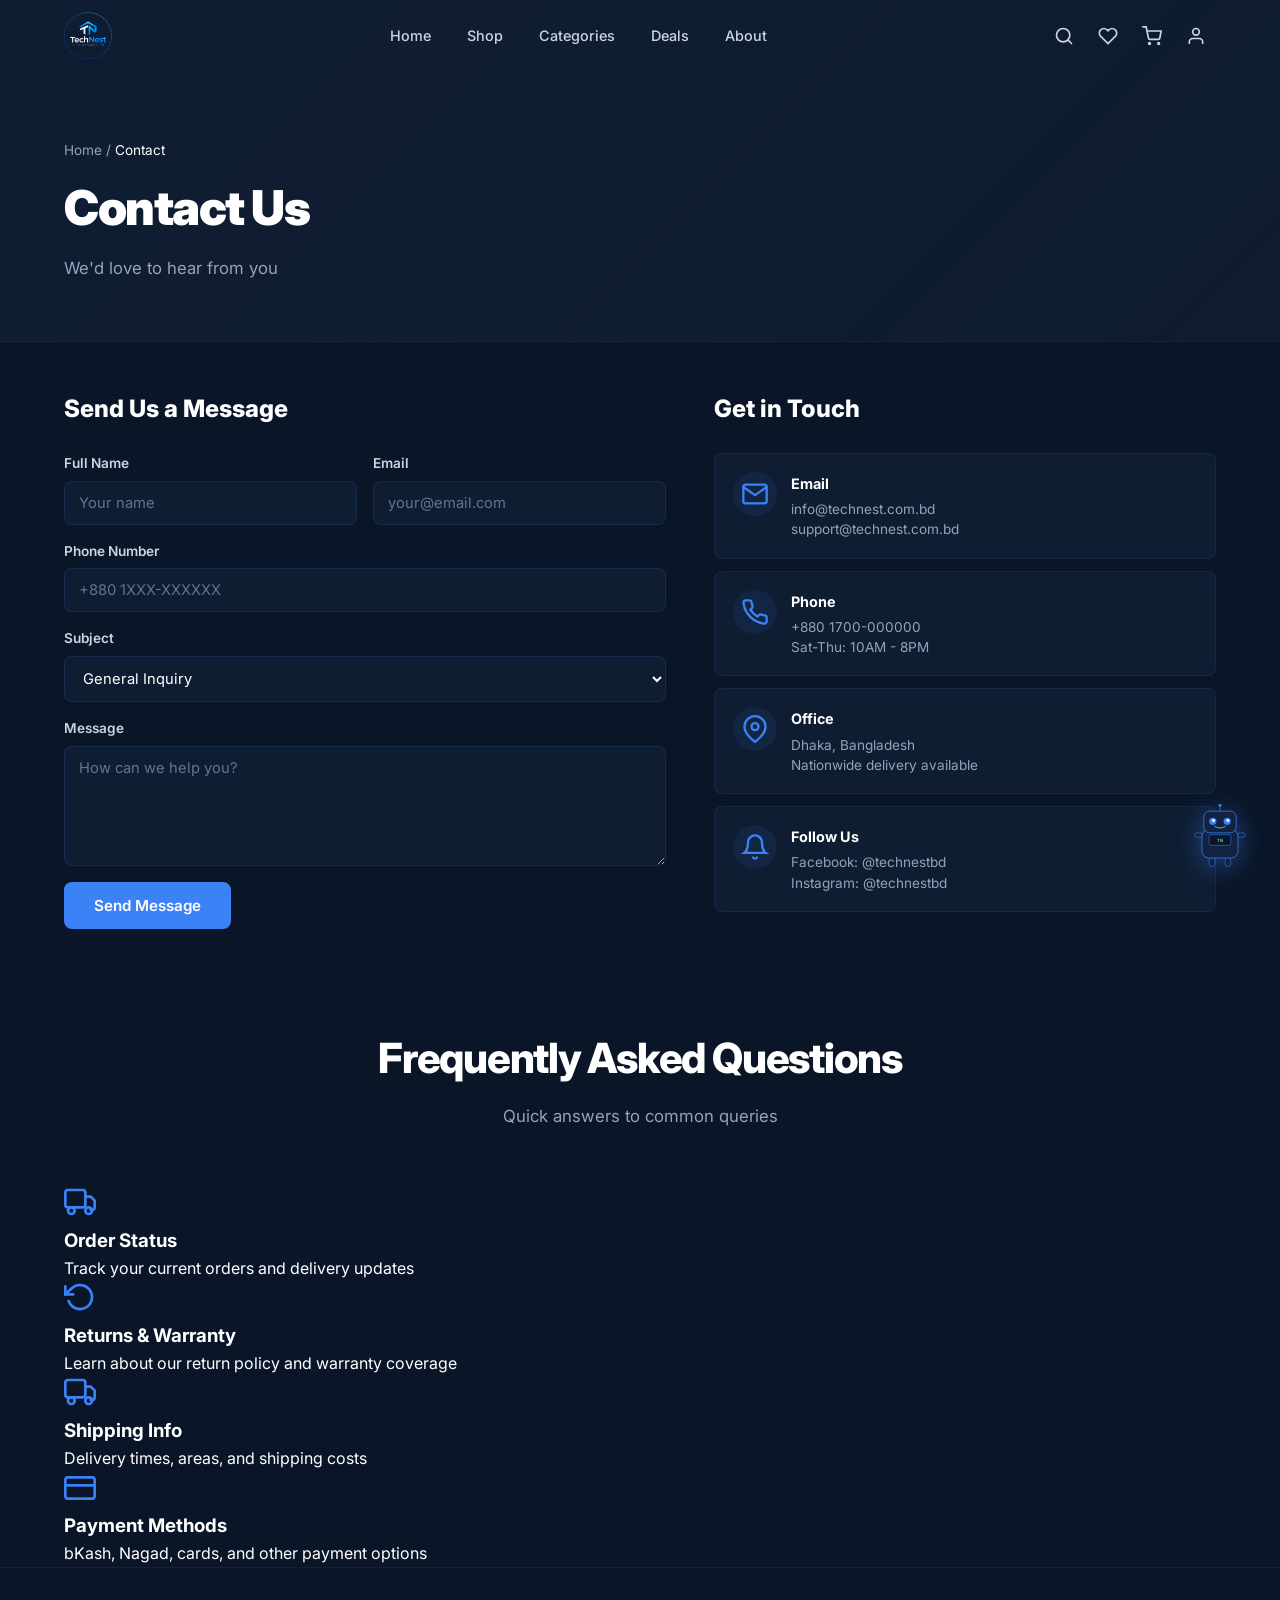
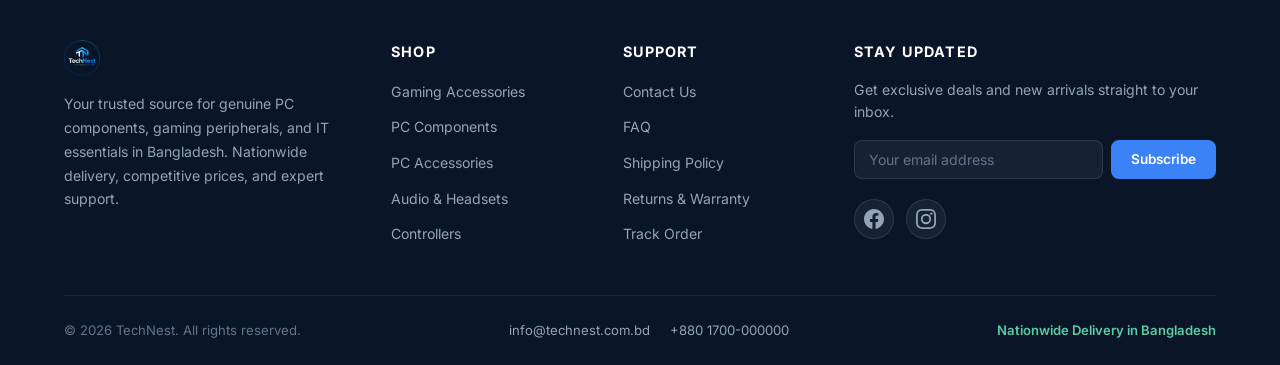
<file: contact.html>
<!DOCTYPE html>
<html lang="en">
<head>
    <meta charset="UTF-8">
    <meta name="viewport" content="width=device-width, initial-scale=1.0">
    <title>Contact Us | TechNest Bangladesh</title>
    <meta name="description" content="Get in touch with TechNest. Contact us for order support, product inquiries, returns, and warranty claims. We're here to help.">
    <meta name="keywords" content="contact TechNest, customer support Bangladesh, order support, product inquiry, TechNest contact">
    <meta name="author" content="TechNest">
    <meta name="robots" content="index, follow">
    <link rel="canonical" href="https://www.technest.com.bd/contact">

    <!-- Open Graph -->
    <meta property="og:type" content="website">
    <meta property="og:title" content="Contact Us | TechNest Bangladesh">
    <meta property="og:description" content="Get in touch with TechNest. Contact us for order support, product inquiries, returns, and warranty claims. We're here to help.">
    <meta property="og:image" content="https://www.technest.com.bd/images/og-cover.jpg">
    <meta property="og:url" content="https://www.technest.com.bd/contact">
    <meta property="og:site_name" content="TechNest">
    <meta property="og:locale" content="en_BD">

    <!-- Twitter Card -->
    <meta name="twitter:card" content="summary_large_image">
    <meta name="twitter:title" content="Contact Us | TechNest Bangladesh">
    <meta name="twitter:description" content="Get in touch with TechNest. Contact us for order support, product inquiries, returns, and warranty claims.">
    <meta name="twitter:image" content="https://www.technest.com.bd/images/og-cover.jpg">

    <!-- Favicon -->
    <link rel="icon" type="image/png" href="logo.png">

    <!-- Fonts -->
    <link rel="preconnect" href="https://fonts.googleapis.com">
    <link rel="preconnect" href="https://fonts.gstatic.com" crossorigin>
    <link href="https://fonts.googleapis.com/css2?family=Inter:wght@300;400;500;600;700;800;900&display=swap" rel="stylesheet">

    <!-- Structured Data: Organization -->
    <script type="application/ld+json">
    {
        "@context": "https://schema.org",
        "@type": "Organization",
        "name": "TechNest",
        "url": "https://www.technest.com.bd",
        "logo": "https://www.technest.com.bd/images/logo.png",
        "description": "TechNest is a premium technology and gaming store in Bangladesh selling genuine PC components, gaming peripherals, and IT essentials.",
        "address": {
            "@type": "PostalAddress",
            "addressCountry": "BD"
        },
        "areaServed": {
            "@type": "Country",
            "name": "Bangladesh"
        },
            "sameAs": [
            "https://www.facebook.com/profile.php?id=61592194077927",
            "https://www.facebook.com/profile.php?id=61592194077927"
        ],
        "contactPoint": {
            "@type": "ContactPoint",
            "contactType": "customer service",
            "email": "support@technest.com.bd",
            "telephone": "+8801700000000"
        }
    }
    </script>

    <!-- Structured Data: BreadcrumbList -->
    <script type="application/ld+json">
    {
        "@context": "https://schema.org",
        "@type": "BreadcrumbList",
        "itemListElement": [
            { "@type": "ListItem", "position": 1, "name": "Home", "item": "https://www.technest.com.bd/" },
            { "@type": "ListItem", "position": 2, "name": "Contact", "item": "https://www.technest.com.bd/contact" }
        ]
    }
    </script>

    <link rel="stylesheet" href="styles.css">
</head>
<body>
    <!-- ========== STICKY NAVBAR ========== -->
    <header class="navbar" id="navbar">
        <nav class="navbar__inner container" aria-label="Main navigation">
            <a href="index.html" class="navbar__logo" aria-label="TechNest Home">
                <img src="logo.png" alt="TechNest" class="navbar__logo-img">
            </a>

            <ul class="navbar__links" id="navLinks">
                <li><a href="index.html" class="navbar__link">Home</a></li>
                <li><a href="shop.html" class="navbar__link">Shop</a></li>
                <li><a href="categories.html" class="navbar__link">Categories</a></li>
                <li><a href="deals.html" class="navbar__link">Deals</a></li>
                <li><a href="about.html" class="navbar__link">About</a></li>
            </ul>

            <div class="navbar__actions">
                <button class="navbar__icon-btn" aria-label="Search" onclick="TN.ui.openSearch()">
                    <svg width="20" height="20" viewBox="0 0 24 24" fill="none" stroke="currentColor" stroke-width="2" stroke-linecap="round"><circle cx="11" cy="11" r="8"/><path d="M21 21l-4.35-4.35"/></svg>
                </button>
                <button class="navbar__icon-btn" aria-label="Wishlist" onclick="TN.ui.openWishlist()">
                    <svg width="20" height="20" viewBox="0 0 24 24" fill="none" stroke="currentColor" stroke-width="2" stroke-linecap="round"><path d="M20.84 4.61a5.5 5.5 0 0 0-7.78 0L12 5.67l-1.06-1.06a5.5 5.5 0 0 0-7.78 7.78l1.06 1.06L12 21.23l7.78-7.78 1.06-1.06a5.5 5.5 0 0 0 0-7.78z"/></svg>
                    <span class="navbar__badge navbar__badge--wishlist" style="display:none">0</span>
                </button>
                <button class="navbar__icon-btn" aria-label="Cart" onclick="TN.ui.openCart()">
                    <svg width="20" height="20" viewBox="0 0 24 24" fill="none" stroke="currentColor" stroke-width="2" stroke-linecap="round"><circle cx="9" cy="21" r="1"/><circle cx="20" cy="21" r="1"/><path d="M1 1h4l2.68 13.39a2 2 0 0 0 2 1.61h9.72a2 2 0 0 0 2-1.61L23 6H6"/></svg>
                    <span class="navbar__badge navbar__badge--cart" style="display:none">0</span>
                </button>
                <a href="profile.html" class="navbar__icon-btn" aria-label="Account">
                    <svg width="20" height="20" viewBox="0 0 24 24" fill="none" stroke="currentColor" stroke-width="2" stroke-linecap="round"><path d="M20 21v-2a4 4 0 0 0-4-4H8a4 4 0 0 0-4 4v2"/><circle cx="12" cy="7" r="4"/></svg>
                </a>
                <button class="navbar__hamburger" id="hamburger" aria-label="Toggle menu" aria-expanded="false">
                    <span></span><span></span><span></span>
                </button>
            </div>
        </nav>
        <div class="navbar__mobile-menu" id="mobileMenu">
            <ul>
                <li><a href="index.html">Home</a></li>
                <li><a href="shop.html">Shop</a></li>
                <li><a href="categories.html">Categories</a></li>
                <li><a href="deals.html">Deals</a></li>
                <li><a href="about.html">About</a></li>
            </ul>
        </div>
    </header>

    <main>
        <!-- ========== PAGE BANNER ========== -->
        <section class="page-banner">
            <div class="container">
                <nav class="breadcrumb" aria-label="Breadcrumb">
                    <a href="index.html">Home</a> / <span>Contact</span>
                </nav>
                <h1 class="page-banner__title">Contact Us</h1>
                <p class="page-banner__sub">We'd love to hear from you</p>
            </div>
        </section>

        <!-- ========== CONTACT SECTION ========== -->
        <section class="contact">
            <div class="container contact__layout">
                <div class="contact__form-wrap">
                    <h2>Send Us a Message</h2>
                    <form class="contact-form">
                        <div class="form-row">
                            <div class="form-group">
                                <label for="name">Full Name</label>
                                <input type="text" id="name" placeholder="Your name" required>
                            </div>
                            <div class="form-group">
                                <label for="email">Email</label>
                                <input type="email" id="email" placeholder="your@email.com" required>
                            </div>
                        </div>
                        <div class="form-group">
                            <label for="phone">Phone Number</label>
                            <input type="tel" id="phone" placeholder="+880 1XXX-XXXXXX">
                        </div>
                        <div class="form-group">
                            <label for="subject">Subject</label>
                            <select id="subject">
                                <option>General Inquiry</option>
                                <option>Order Support</option>
                                <option>Returns & Warranty</option>
                                <option>Product Question</option>
                                <option>Wholesale/Bulk Orders</option>
                                <option>Other</option>
                            </select>
                        </div>
                        <div class="form-group">
                            <label for="message">Message</label>
                            <textarea id="message" rows="5" placeholder="How can we help you?" required></textarea>
                        </div>
                        <button type="submit" class="btn btn--primary btn--glow">Send Message</button>
                    </form>
                </div>
                <div class="contact__info">
                    <h2>Get in Touch</h2>
                    <div class="contact-info-card">
                        <div class="contact-info-card__icon">
                            <svg width="28" height="28" viewBox="0 0 24 24" fill="none" stroke="#3B82F6" stroke-width="2" stroke-linecap="round"><path d="M4 4h16c1.1 0 2 .9 2 2v12c0 1.1-.9 2-2 2H4c-1.1 0-2-.9-2-2V6c0-1.1.9-2 2-2z"/><polyline points="22,6 12,13 2,6"/></svg>
                        </div>
                        <div>
                            <h3>Email</h3>
                            <p>info@technest.com.bd</p>
                            <p>support@technest.com.bd</p>
                        </div>
                    </div>
                    <div class="contact-info-card">
                        <div class="contact-info-card__icon">
                            <svg width="28" height="28" viewBox="0 0 24 24" fill="none" stroke="#3B82F6" stroke-width="2" stroke-linecap="round"><path d="M22 16.92v3a2 2 0 0 1-2.18 2 19.79 19.79 0 0 1-8.63-3.07 19.5 19.5 0 0 1-6-6 19.79 19.79 0 0 1-3.07-8.67A2 2 0 0 1 4.11 2h3a2 2 0 0 1 2 1.72 12.84 12.84 0 0 0 .7 2.81 2 2 0 0 1-.45 2.11L8.09 9.91a16 16 0 0 0 6 6l1.27-1.27a2 2 0 0 1 2.11-.45 12.84 12.84 0 0 0 2.81.7A2 2 0 0 1 22 16.92z"/></svg>
                        </div>
                        <div>
                            <h3>Phone</h3>
                            <p>+880 1700-000000</p>
                            <p>Sat-Thu: 10AM - 8PM</p>
                        </div>
                    </div>
                    <div class="contact-info-card">
                        <div class="contact-info-card__icon">
                            <svg width="28" height="28" viewBox="0 0 24 24" fill="none" stroke="#3B82F6" stroke-width="2" stroke-linecap="round"><path d="M21 10c0 7-9 13-9 13s-9-6-9-13a9 9 0 0 1 18 0z"/><circle cx="12" cy="10" r="3"/></svg>
                        </div>
                        <div>
                            <h3>Office</h3>
                            <p>Dhaka, Bangladesh</p>
                            <p>Nationwide delivery available</p>
                        </div>
                    </div>
                    <div class="contact-info-card">
                        <div class="contact-info-card__icon">
                            <svg width="28" height="28" viewBox="0 0 24 24" fill="none" stroke="#3B82F6" stroke-width="2" stroke-linecap="round"><path d="M18 8A6 6 0 0 0 6 8c0 7-3 9-3 9h18s-3-2-3-9"/><path d="M13.73 21a2 2 0 0 1-3.46 0"/></svg>
                        </div>
                        <div>
                            <h3>Follow Us</h3>
                            <p>Facebook: @technestbd</p>
                            <p>Instagram: @technestbd</p>
                        </div>
                    </div>
                </div>
            </div>
        </section>

        <!-- ========== FAQ QUICK LINKS ========== -->
        <section class="faq-links">
            <div class="container">
                <div class="section-header">
                    <h2 class="section-title">Frequently Asked Questions</h2>
                    <p class="section-subtitle">Quick answers to common queries</p>
                </div>
                <div class="faq-links__grid">
                    <a href="about.html#faq" class="faq-links__card">
                        <div class="faq-links__icon">
                            <svg width="32" height="32" viewBox="0 0 24 24" fill="none" stroke="#3B82F6" stroke-width="2" stroke-linecap="round"><rect x="1" y="3" width="15" height="13" rx="2"/><path d="M16 8h4l3 3v5a2 2 0 0 1-2 2h-1"/><circle cx="5.5" cy="18.5" r="2.5"/><circle cx="18.5" cy="18.5" r="2.5"/></svg>
                        </div>
                        <h3 class="faq-links__title">Order Status</h3>
                        <p class="faq-links__text">Track your current orders and delivery updates</p>
                    </a>
                    <a href="about.html#faq" class="faq-links__card">
                        <div class="faq-links__icon">
                            <svg width="32" height="32" viewBox="0 0 24 24" fill="none" stroke="#3B82F6" stroke-width="2" stroke-linecap="round"><polyline points="1 4 1 10 7 10"/><path d="M3.51 15a9 9 0 1 0 2.13-9.36L1 10"/></svg>
                        </div>
                        <h3 class="faq-links__title">Returns & Warranty</h3>
                        <p class="faq-links__text">Learn about our return policy and warranty coverage</p>
                    </a>
                    <a href="about.html#faq" class="faq-links__card">
                        <div class="faq-links__icon">
                            <svg width="32" height="32" viewBox="0 0 24 24" fill="none" stroke="#3B82F6" stroke-width="2" stroke-linecap="round"><rect x="1" y="3" width="15" height="13" rx="2"/><path d="M16 8h4l3 3v5a2 2 0 0 1-2 2h-1"/><circle cx="5.5" cy="18.5" r="2.5"/><circle cx="18.5" cy="18.5" r="2.5"/></svg>
                        </div>
                        <h3 class="faq-links__title">Shipping Info</h3>
                        <p class="faq-links__text">Delivery times, areas, and shipping costs</p>
                    </a>
                    <a href="about.html#faq" class="faq-links__card">
                        <div class="faq-links__icon">
                            <svg width="32" height="32" viewBox="0 0 24 24" fill="none" stroke="#3B82F6" stroke-width="2" stroke-linecap="round"><rect x="1" y="4" width="22" height="16" rx="2"/><line x1="1" y1="10" x2="23" y2="10"/></svg>
                        </div>
                        <h3 class="faq-links__title">Payment Methods</h3>
                        <p class="faq-links__text">bKash, Nagad, cards, and other payment options</p>
                    </a>
                </div>
            </div>
        </section>
    </main>

    <!-- ========== FOOTER ========== -->
    <footer class="footer">
        <div class="container">
            <div class="footer__top">
                <div class="footer__brand">
                    <a href="index.html" class="footer__logo" aria-label="TechNest Home">
                        <img src="logo.png" alt="TechNest" style="height:36px">
                    </a>
                    <p class="footer__desc">Your trusted source for genuine PC components, gaming peripherals, and IT essentials in Bangladesh. Nationwide delivery, competitive prices, and expert support.</p>
                </div>
                <div class="footer__links-group">
                    <h4 class="footer__heading">Shop</h4>
                    <ul class="footer__links">
                        <li><a href="shop.html?cat=gaming">Gaming Accessories</a></li>
                        <li><a href="shop.html?cat=components">PC Components</a></li>
                        <li><a href="shop.html?cat=accessories">PC Accessories</a></li>
                        <li><a href="shop.html?cat=audio">Audio & Headsets</a></li>
                        <li><a href="shop.html?cat=controllers">Controllers</a></li>
                    </ul>
                </div>
                <div class="footer__links-group">
                    <h4 class="footer__heading">Support</h4>
                    <ul class="footer__links">
                        <li><a href="contact.html">Contact Us</a></li>
                        <li><a href="about.html">FAQ</a></li>
                        <li><a href="about.html">Shipping Policy</a></li>
                        <li><a href="about.html">Returns & Warranty</a></li>
                        <li><a href="contact.html">Track Order</a></li>
                    </ul>
                </div>
                <div class="footer__newsletter">
                    <h4 class="footer__heading">Stay Updated</h4>
                    <p class="footer__newsletter-text">Get exclusive deals and new arrivals straight to your inbox.</p>
                    <form class="footer__form" aria-label="Newsletter signup">
                        <input type="email" placeholder="Your email address" class="footer__input" aria-label="Email address" required>
                        <button type="submit" class="btn btn--primary btn--sm">Subscribe</button>
                    </form>
                    <div class="footer__social">
                        <a href="https://www.facebook.com/profile.php?id=61592194077927" aria-label="TechNest on Facebook" class="footer__social-link">
                            <svg width="20" height="20" viewBox="0 0 24 24" fill="currentColor"><path d="M24 12.073c0-6.627-5.373-12-12-12s-12 5.373-12 12c0 5.99 4.388 10.954 10.125 11.854v-8.385H7.078v-3.47h3.047V9.43c0-3.007 1.792-4.669 4.533-4.669 1.312 0 2.686.235 2.686.235v2.953H15.83c-1.491 0-1.956.925-1.956 1.874v2.25h3.328l-.532 3.47h-2.796v8.385C19.612 23.027 24 18.062 24 12.073z"/></svg>
                        </a>
                        <a href="https://www.facebook.com/profile.php?id=61592194077927" aria-label="TechNest on Instagram" class="footer__social-link">
                            <svg width="20" height="20" viewBox="0 0 24 24" fill="currentColor"><path d="M12 2.163c3.204 0 3.584.012 4.85.07 3.252.148 4.771 1.691 4.919 4.919.058 1.265.069 1.645.069 4.849 0 3.205-.012 3.584-.069 4.849-.149 3.225-1.664 4.771-4.919 4.919-1.266.058-1.644.07-4.85.07-3.204 0-3.584-.012-4.849-.07-3.26-.149-4.771-1.699-4.919-4.92-.058-1.265-.07-1.644-.07-4.849 0-3.204.013-3.583.07-4.849.149-3.227 1.664-4.771 4.919-4.919 1.266-.057 1.645-.069 4.849-.069zM12 0C8.741 0 8.333.014 7.053.072 2.695.272.273 2.69.073 7.052.014 8.333 0 8.741 0 12c0 3.259.014 3.668.072 4.948.2 4.358 2.618 6.78 6.98 6.98C8.333 23.986 8.741 24 12 24c3.259 0 3.668-.014 4.948-.072 4.354-.2 6.782-2.618 6.979-6.98.059-1.28.073-1.689.073-4.948 0-3.259-.014-3.667-.072-4.947-.196-4.354-2.617-6.78-6.979-6.98C15.668.014 15.259 0 12 0zm0 5.838a6.162 6.162 0 100 12.324 6.162 6.162 0 000-12.324zM12 16a4 4 0 110-8 4 4 0 010 8zm6.406-11.845a1.44 1.44 0 100 2.881 1.44 1.44 0 000-2.881z"/></svg>
                        </a>
                    </div>
                </div>
            </div>
            <div class="footer__bottom">
                <p class="footer__copy">&copy; 2026 TechNest. All rights reserved.</p>
                <div class="footer__contact">
                    <a href="mailto:info@technest.com.bd">info@technest.com.bd</a>
                    <a href="tel:+8801700000000">+880 1700-000000</a>
                </div>
                <p class="footer__delivery">Nationwide Delivery in Bangladesh</p>
            </div>
        </div>
    </footer>

    <script src="data.js"></script>
    <script src="auth.js"></script>
    <script src="script.js"></script>
    <script>
TN.cart.updateBadge();
TN.wishlist.updateBadge();
TN.auth.updateUI();

(function () {
    var form = document.querySelector('.contact-form');
    if (!form) return;
    form.addEventListener('submit', function (e) {
        e.preventDefault();
        var name = document.getElementById('name').value.trim();
        var email = document.getElementById('email').value.trim();
        var phone = document.getElementById('phone').value.trim();
        var subject = document.getElementById('subject').value;
        var message = document.getElementById('message').value.trim();
        if (!name || !email || !message) {
            alert('Please fill in all required fields.');
            return;
        }
        TN.messages.addMessage({ name: name, email: email, phone: phone, subject: subject, message: message });
        form.reset();
        alert('Message sent successfully! We will get back to you soon.');
    });
})();
</script>
<!-- Floating Mascot & Chat -->
<div class="mascot-float" id="mascotBtn" title="Chat with us!">
    <svg viewBox="0 0 200 200" xmlns="http://www.w3.org/2000/svg">
        <rect x="50" y="70" width="100" height="80" rx="20" fill="#132240" stroke="#3B82F6" stroke-width="2"/>
        <rect x="55" y="20" width="90" height="60" rx="16" fill="#132240" stroke="#3B82F6" stroke-width="2"/>
        <circle cx="80" cy="48" r="10" fill="#3B82F6"/>
        <circle cx="120" cy="48" r="10" fill="#3B82F6"/>
        <circle cx="82" cy="46" r="4" fill="#fff"/>
        <circle cx="122" cy="46" r="4" fill="#fff"/>
        <path d="M85 62 Q100 72 115 62" fill="none" stroke="#5DCAA5" stroke-width="2.5" stroke-linecap="round"/>
        <line x1="100" y1="20" x2="100" y2="6" stroke="#3B82F6" stroke-width="2"/>
        <circle cx="100" cy="4" r="4" fill="#3B82F6"/>
        <rect x="70" y="85" width="60" height="30" rx="6" fill="#0A1628" stroke="#3B82F6" stroke-width="1.5"/>
        <text x="100" y="105" text-anchor="middle" fill="#5DCAA5" font-size="12" font-family="Inter, sans-serif" font-weight="700">TN</text>
        <rect x="30" y="80" width="20" height="12" rx="6" fill="#132240" stroke="#3B82F6" stroke-width="1.5"/>
        <rect x="150" y="80" width="20" height="12" rx="6" fill="#132240" stroke="#3B82F6" stroke-width="1.5"/>
        <rect x="70" y="150" width="16" height="24" rx="8" fill="#132240" stroke="#3B82F6" stroke-width="1.5"/>
        <rect x="114" y="150" width="16" height="24" rx="8" fill="#132240" stroke="#3B82F6" stroke-width="1.5"/>
    </svg>
    <div class="mascot-float__tooltip">Chat with us!</div>
</div>

<!-- Chat Widget -->
<div class="chat-widget" id="chatWidget">
    <div class="chat-widget__header">
        <div class="chat-widget__header-avatar">
            <svg width="22" height="22" viewBox="0 0 200 200" xmlns="http://www.w3.org/2000/svg">
                <rect x="50" y="70" width="100" height="80" rx="20" fill="#132240" stroke="#3B82F6" stroke-width="2"/>
                <rect x="55" y="20" width="90" height="60" rx="16" fill="#132240" stroke="#3B82F6" stroke-width="2"/>
                <circle cx="80" cy="48" r="8" fill="#3B82F6"/><circle cx="120" cy="48" r="8" fill="#3B82F6"/>
                <circle cx="82" cy="46" r="3" fill="#fff"/><circle cx="122" cy="46" r="3" fill="#fff"/>
                <path d="M88 60 Q100 68 112 60" fill="none" stroke="#5DCAA5" stroke-width="2" stroke-linecap="round"/>
            </svg>
        </div>
        <div class="chat-widget__header-info">
            <h4>TechNest Bot</h4>
            <span>Online - typically replies instantly</span>
        </div>
        <button class="chat-widget__close" id="chatClose" aria-label="Close chat">&times;</button>
    </div>
    <div class="chat-widget__body" id="chatBody"></div>
    <div class="chat-widget__footer" id="chatFooter" style="display:none">
        <input type="text" class="chat-widget__input" id="chatInput" placeholder="Type your message..." autocomplete="off">
        <button class="chat-widget__send" id="chatSend" aria-label="Send message">
            <svg width="18" height="18" viewBox="0 0 24 24" fill="none" stroke="currentColor" stroke-width="2" stroke-linecap="round"><line x1="22" y1="2" x2="11" y2="13"/><polygon points="22 2 15 22 11 13 2 9 22 2"/></svg>
        </button>
    </div>
</div>
<script>
(function() {
    var KEY = 'technest_chats';
    var SESS = 'technest_chat_session';
    var email = null;
    var chatOpen = false;

    function getChats() { try { return JSON.parse(localStorage.getItem(KEY)) || []; } catch(e) { return []; } }
    function saveChats(c) { localStorage.setItem(KEY, JSON.stringify(c)); }
    function getSession() { try { return JSON.parse(localStorage.getItem(SESS)); } catch(e) { return null; } }
    function setSession(s) { localStorage.setItem(SESS, JSON.stringify(s)); }

    function getBotReply(input) {
        var m = input.toLowerCase().trim();
        if (/^(hi|hello|hey|assalam|salam)\b/.test(m)) return "Hello! Welcome to TechNest \u{1F44B} I'm here to help with product info, orders, shipping, and more. What can I help you with?";
        if (/thank|shukriya|dhonnobad/.test(m)) return "You're welcome! \u{1F60A} Is there anything else?";
        if (/bye|goodbye|tata/.test(m)) return "Goodbye! Have a great day! \u{1F44B}";
        if (/who are you|what are you|your name/.test(m)) return "I'm TechNest Bot \u{1F916}, your virtual assistant! I help with products, orders, shipping, and more.";
        if (/ship|deliver|delivery|courier/.test(m)) return "Nationwide delivery across Bangladesh! \u{1F4E6}\n\n\u2022 Dhaka: 1-2 days\n\u2022 Outside Dhaka: 2-4 days\n\u2022 Remote: 3-5 days\n\nFree shipping on orders over \u09F33,000!";
        if (/pay|payment|bkash|nagad|card|cash|cod/.test(m)) return "We accept \u{1F4B3}:\n\u2022 bKash\n\u2022 Nagad\n\u2022 VISA / Mastercard\n\u2022 Cash on Delivery\n\nAll payments are secure!";
        if (/return|refund|warranty|replace|exchange/.test(m)) return "Return policy \u{1F504}:\n\u2022 7-day returns for unused items\n\u2022 Manufacturer warranty\n\u2022 Free returns for defects\n\u2022 Refund in 5-7 days";
        if (/offer|discount|deal|sale|coupon/.test(m)) return "Current deals \u{1F525}:\n\u2022 Up to 40% off gaming gear\n\u2022 Bundle deals on components\n\u2022 Free shipping over \u09F33,000\n\nCheck our Deals page!";
        if (/order|track|status/.test(m)) return "Track your order \u{1F4CD}:\n1. Log in to TechNest\n2. Go to Profile \u2192 My Orders\n3. Click order for status\n\nOr email support@technest.com.bd";
        if (/mouse|keyboard|headset|headphone|controller|monitor/.test(m)) return "Popular picks \u{1F5A5}:\n\u2022 Razer DeathAdder V3 - \u09F36,490\n\u2022 Corsair K70 RGB - \u09F37,190\n\u2022 Logitech G PRO X - \u09F38,990\n\nTell me your budget!";
        if (/cheap|budget|affordable|best price/.test(m)) return "Budget picks \u{1F4B0}:\n\u2022 Havit MS1036 Mouse - \u09F3890\n\u2022 HAVIT Headphone - \u09F32,490\n\u2022 DeepCool AK400 - \u09F32,190\n\nAll with warranty!";
        if (/gaming|game|player|pc build|setup/.test(m)) return "Level up! \u{1F3AE}\n\u2022 Gaming mice, keyboards, headsets\n\u2022 Controllers (Xbox, PS, 8BitDo)\n\u2022 PC components for builds\n\nWhat are you building?";
        if (/price|how much|koto|taka|cost/.test(m)) return "Products range from \u09F3890 to \u09F317,990+! \u{1F4B2}\n\nWhich product interest you?";
        if (/warranty|guarantee/.test(m)) return "All products have warranty! \u{1F6E1}\n\u2022 Peripherals: 1-2 years\n\u2022 Components: 2-3 years\n\u2022 Processors: 3 years";
        return "Thanks! \u{1F4AC}\n\nI can help with:\n\u2022 Products & recommendations\n\u2022 Order tracking\n\u2022 Shipping\n\u2022 Payments\n\u2022 Returns & warranty\n\nWhat would you like to know?";
    }

    function render() {
        var body = document.getElementById('chatBody');
        var footer = document.getElementById('chatFooter');
        var session = getSession();

        if (!session) {
            email = null;
            footer.style.display = 'none';
            body.innerHTML = '<div class="chat-gate"><div class="chat-gate__icon"><svg width="28" height="28" viewBox="0 0 24 24" fill="none" stroke="#3B82F6" stroke-width="2" stroke-linecap="round"><path d="M21 15a2 2 0 0 1-2 2H7l-4 4V5a2 2 0 0 1 2-2h14a2 2 0 0 1 2 2z"/></svg></div><h3>Welcome to TechNest!</h3><p>Enter your email to start chatting.</p><div class="chat-gate__form"><input type="email" class="chat-gate__input" id="chatEmailInput" placeholder="your@email.com"><button class="chat-gate__btn" id="chatStartBtn">Start Chat</button></div></div>';
            document.getElementById('chatStartBtn').onclick = function() {
                var em = document.getElementById('chatEmailInput').value.trim();
                if (!em || !/^[^\s@]+@[^\s@]+\.[^\s@]+$/.test(em)) {
                    document.getElementById('chatEmailInput').style.borderColor = '#ef4444';
                    return;
                }
                email = em;
                setSession({ email: em, name: em.split('@')[0] });
                var chats = getChats();
                if (!chats.find(function(c){return c.email===em;})) {
                    chats.unshift({ email: em, name: em.split('@')[0], messages: [], started: new Date().toISOString() });
                    saveChats(chats);
                }
                render();
            };
            document.getElementById('chatEmailInput').onkeydown = function(e) { if (e.key==='Enter') document.getElementById('chatStartBtn').click(); };
            return;
        }

        email = session.email;
        footer.style.display = 'flex';
        var chats = getChats();
        var chat = chats.find(function(c){return c.email===email;});
        if (!chat) {
            chats.unshift({ email: email, name: session.name, messages: [], started: new Date().toISOString() });
            saveChats(chats);
            chat = chats[0];
        }

        body.innerHTML = '';
        if (chat.messages.length === 0) {
            body.innerHTML = '<div class="chat-msg chat-msg--bot">Hello ' + esc(session.name) + '! \u{1F44B} I\'m TechNest Bot. Ask me about products, orders, shipping, payments, or anything else!</div>';
        } else {
            chat.messages.forEach(function(msg) {
                var d = document.createElement('div');
                d.className = 'chat-msg chat-msg--' + msg.sender;
                var t = new Date(msg.time);
                var ts = (t.getHours()<10?'0':'')+t.getHours()+':'+(t.getMinutes()<10?'0':'')+t.getMinutes();
                d.innerHTML = esc(msg.text) + '<div class="chat-msg__time">' + ts + '</div>';
                body.appendChild(d);
            });
        }
        body.scrollTop = body.scrollHeight;
    }

    function send() {
        var input = document.getElementById('chatInput');
        var text = input.value.trim();
        if (!text || !email) return;
        input.value = '';

        var chats = getChats();
        var chat = chats.find(function(c){return c.email===email;});
        if (!chat) return;

        chat.messages.push({ id: Date.now(), sender: 'user', text: text, time: new Date().toISOString() });
        saveChats(chats);
        render();

        var body = document.getElementById('chatBody');
        var typing = document.createElement('div');
        typing.className = 'chat-typing';
        typing.id = 'typingIndicator';
        typing.innerHTML = '<span></span><span></span><span></span>';
        body.appendChild(typing);
        body.scrollTop = body.scrollHeight;

        var reply = getBotReply(text);
        setTimeout(function() {
            var fresh = getChats();
            var c = fresh.find(function(ch){return ch.email===email;});
            if (c) {
                c.messages.push({ id: Date.now()+1, sender: 'bot', text: reply, time: new Date().toISOString() });
                saveChats(fresh);
            }
            var ti = document.getElementById('typingIndicator');
            if (ti) ti.remove();
            render();
        }, 800 + Math.random() * 600);
    }

    function esc(s) { var d = document.createElement('div'); d.appendChild(document.createTextNode(s||'')); return d.innerHTML; }

    function init() {
        var btn = document.getElementById('mascotBtn');
        var widget = document.getElementById('chatWidget');
        var close = document.getElementById('chatClose');
        var sendBtn = document.getElementById('chatSend');
        var input = document.getElementById('chatInput');
        if (!btn || !widget) { setTimeout(init, 100); return; }

        btn.onclick = function() {
            chatOpen = !chatOpen;
            widget.classList.toggle('open', chatOpen);
            if (chatOpen) { render(); setTimeout(function(){input.focus();},100); }
        };
        close.onclick = function() { chatOpen = false; widget.classList.remove('open'); };
        sendBtn.onclick = send;
        input.onkeydown = function(e) { if (e.key==='Enter') send(); };
    }

    if (document.readyState==='loading') document.addEventListener('DOMContentLoaded', init); else init();
})();
</script>
</body>
</html>
</file>
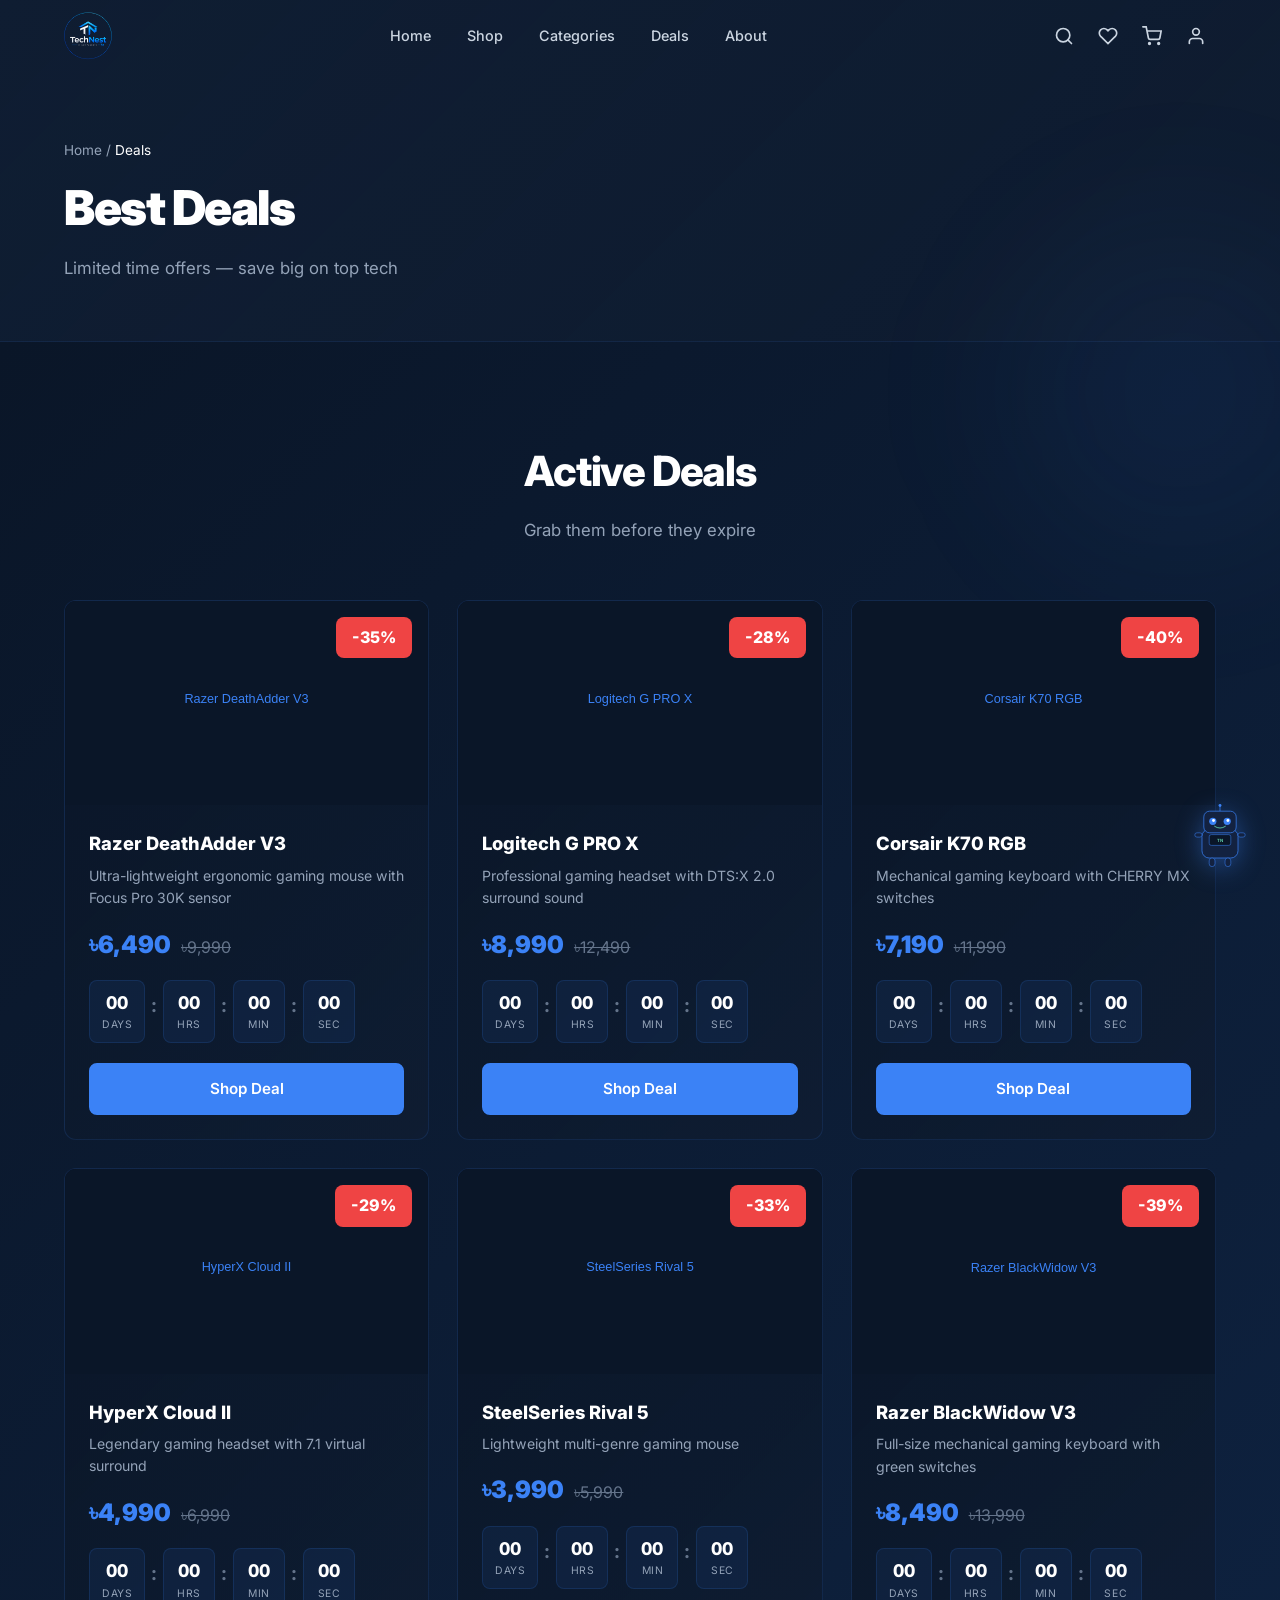
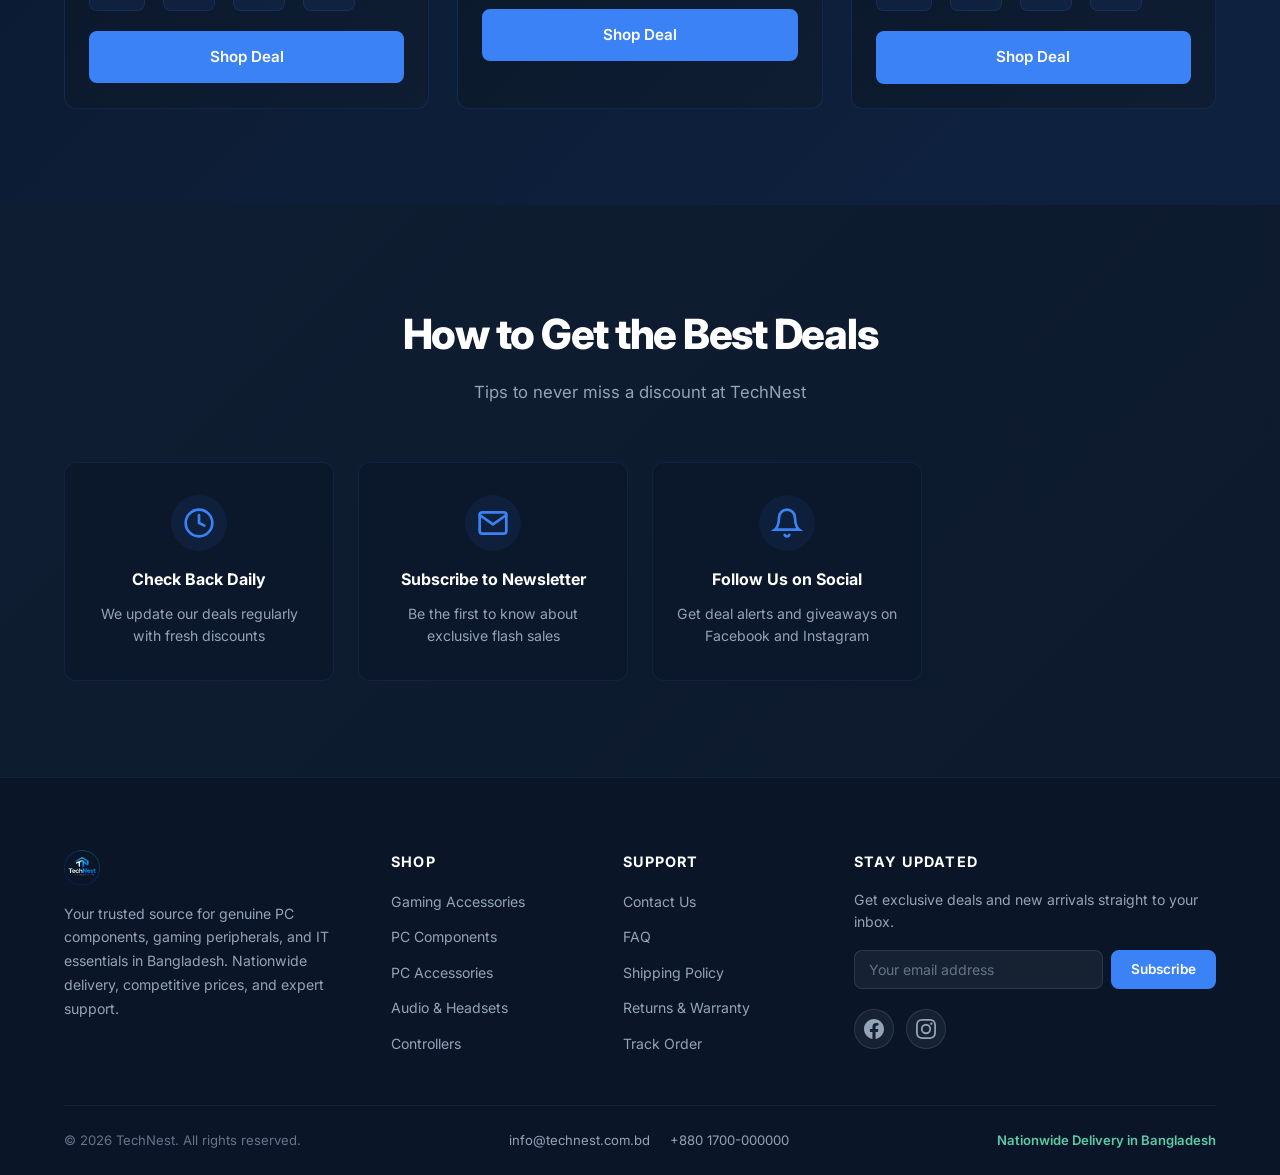
<file: deals.html>
<!DOCTYPE html>
<html lang="en">
<head>
    <meta charset="UTF-8">
    <meta name="viewport" content="width=device-width, initial-scale=1.0">
    <title>Best Deals & Offers | TechNest Bangladesh</title>
    <meta name="description" content="Save big on gaming gear, PC components, and IT accessories at TechNest. Limited-time deals with up to 40% off. Shop now in Bangladesh.">
    <meta name="keywords" content="computer components Bangladesh, gaming accessories, IT products Bangladesh, PC parts online, gaming gear Bangladesh, TechNest">
    <meta name="author" content="TechNest">
    <meta name="robots" content="index, follow">
    <link rel="canonical" href="https://www.technest.com.bd/deals">

    <!-- Open Graph -->
    <meta property="og:type" content="website">
    <meta property="og:title" content="Best Deals & Offers | TechNest Bangladesh">
    <meta property="og:description" content="Save big on gaming gear, PC components, and IT accessories at TechNest. Limited-time deals with up to 40% off.">
    <meta property="og:image" content="https://www.technest.com.bd/images/og-cover.jpg">
    <meta property="og:url" content="https://www.technest.com.bd/deals">
    <meta property="og:site_name" content="TechNest">
    <meta property="og:locale" content="en_BD">

    <!-- Twitter Card -->
    <meta name="twitter:card" content="summary_large_image">
    <meta name="twitter:title" content="Best Deals & Offers | TechNest Bangladesh">
    <meta name="twitter:description" content="Save big on gaming gear, PC components, and IT accessories at TechNest. Limited-time deals with up to 40% off.">
    <meta name="twitter:image" content="https://www.technest.com.bd/images/og-cover.jpg">

    <!-- Favicon -->
    <link rel="icon" type="image/png" href="logo.png">

    <!-- Fonts -->
    <link rel="preconnect" href="https://fonts.googleapis.com">
    <link rel="preconnect" href="https://fonts.gstatic.com" crossorigin>
    <link href="https://fonts.googleapis.com/css2?family=Inter:wght@300;400;500;600;700;800;900&display=swap" rel="stylesheet">

    <!-- Structured Data: Organization -->
    <script type="application/ld+json">
    {
        "@context": "https://schema.org",
        "@type": "Organization",
        "name": "TechNest",
        "url": "https://www.technest.com.bd",
        "logo": "https://www.technest.com.bd/images/logo.png",
        "description": "TechNest is a premium technology and gaming store in Bangladesh selling genuine PC components, gaming peripherals, and IT essentials.",
        "address": {
            "@type": "PostalAddress",
            "addressCountry": "BD"
        },
        "areaServed": {
            "@type": "Country",
            "name": "Bangladesh"
        },
        "sameAs": [
            "https://www.facebook.com/profile.php?id=61592194077927",
            "https://www.facebook.com/profile.php?id=61592194077927"
        ]
    }
    </script>

    <!-- Structured Data: BreadcrumbList -->
    <script type="application/ld+json">
    {
        "@context": "https://schema.org",
        "@type": "BreadcrumbList",
        "itemListElement": [
            { "@type": "ListItem", "position": 1, "name": "Home", "item": "https://www.technest.com.bd/" },
            { "@type": "ListItem", "position": 2, "name": "Deals", "item": "https://www.technest.com.bd/deals" }
        ]
    }
    </script>

    <link rel="stylesheet" href="styles.css">
</head>
<body>
    <!-- ========== STICKY NAVBAR ========== -->
    <header class="navbar" id="navbar">
        <nav class="navbar__inner container" aria-label="Main navigation">
            <a href="index.html" class="navbar__logo" aria-label="TechNest Home">
                <img src="logo.png" alt="TechNest" class="navbar__logo-img">
            </a>

            <ul class="navbar__links" id="navLinks">
                <li><a href="index.html" class="navbar__link">Home</a></li>
                <li><a href="shop.html" class="navbar__link">Shop</a></li>
                <li><a href="categories.html" class="navbar__link">Categories</a></li>
                <li><a href="deals.html" class="navbar__link navbar__link--active">Deals</a></li>
                <li><a href="about.html" class="navbar__link">About</a></li>
            </ul>

            <div class="navbar__actions">
                <button class="navbar__icon-btn" aria-label="Search" onclick="TN.ui.openSearch()">
                    <svg width="20" height="20" viewBox="0 0 24 24" fill="none" stroke="currentColor" stroke-width="2" stroke-linecap="round"><circle cx="11" cy="11" r="8"/><path d="M21 21l-4.35-4.35"/></svg>
                </button>
                <button class="navbar__icon-btn" aria-label="Wishlist" onclick="TN.ui.openWishlist()">
                    <svg width="20" height="20" viewBox="0 0 24 24" fill="none" stroke="currentColor" stroke-width="2" stroke-linecap="round"><path d="M20.84 4.61a5.5 5.5 0 0 0-7.78 0L12 5.67l-1.06-1.06a5.5 5.5 0 0 0-7.78 7.78l1.06 1.06L12 21.23l7.78-7.78 1.06-1.06a5.5 5.5 0 0 0 0-7.78z"/></svg>
                    <span class="navbar__badge navbar__badge--wishlist" style="display:none">0</span>
                </button>
                <button class="navbar__icon-btn" aria-label="Cart" onclick="TN.ui.openCart()">
                    <svg width="20" height="20" viewBox="0 0 24 24" fill="none" stroke="currentColor" stroke-width="2" stroke-linecap="round"><circle cx="9" cy="21" r="1"/><circle cx="20" cy="21" r="1"/><path d="M1 1h4l2.68 13.39a2 2 0 0 0 2 1.61h9.72a2 2 0 0 0 2-1.61L23 6H6"/></svg>
                    <span class="navbar__badge navbar__badge--cart" style="display:none">0</span>
                </button>
                <a href="profile.html" class="navbar__icon-btn" aria-label="Account">
                    <svg width="20" height="20" viewBox="0 0 24 24" fill="none" stroke="currentColor" stroke-width="2" stroke-linecap="round"><path d="M20 21v-2a4 4 0 0 0-4-4H8a4 4 0 0 0-4 4v2"/><circle cx="12" cy="7" r="4"/></svg>
                </a>
                <button class="navbar__hamburger" id="hamburger" aria-label="Toggle menu" aria-expanded="false">
                    <span></span><span></span><span></span>
                </button>
            </div>
        </nav>
        <div class="navbar__mobile-menu" id="mobileMenu">
            <ul>
                <li><a href="index.html">Home</a></li>
                <li><a href="shop.html">Shop</a></li>
                <li><a href="categories.html">Categories</a></li>
                <li><a href="deals.html">Deals</a></li>
                <li><a href="about.html">About</a></li>
            </ul>
        </div>
    </header>

    <main>
        <!-- ========== PAGE BANNER ========== -->
        <section class="page-banner page-banner--deals">
            <div class="container">
                <nav class="breadcrumb" aria-label="Breadcrumb">
                    <a href="index.html">Home</a> / <span>Deals</span>
                </nav>
                <h1 class="page-banner__title">Best Deals</h1>
                <p class="page-banner__sub">Limited time offers — save big on top tech</p>
            </div>
        </section>

        <!-- ========== ACTIVE DEALS ========== -->
        <section class="deals" id="deals">
            <div class="deals__bg-glow" aria-hidden="true"></div>
            <div class="container">
                <div class="section-header">
                    <h2 class="section-title section-title--light">Active Deals</h2>
                    <p class="section-subtitle section-subtitle--light">Grab them before they expire</p>
                </div>
                <div class="deals__grid">
                    <!-- Deal 1 -->
                    <div class="deal-card">
                        <div class="deal-card__badge">
                            <span class="deal-card__badge-text">-35%</span>
                        </div>
                        <div class="deal-card__image">
                            <img src="data:image/svg+xml,%3Csvg xmlns='http://www.w3.org/2000/svg' viewBox='0 0 400 300'%3E%3Crect fill='%230a1628' width='400' height='300'/%3E%3Ctext x='200' y='150' fill='%233B82F6' font-size='14' text-anchor='middle' font-family='sans-serif'%3ERazer DeathAdder V3%3C/text%3E%3C/svg%3E" alt="Razer DeathAdder V3 Gaming Mouse on sale at TechNest" loading="lazy" width="400" height="300">
                        </div>
                        <div class="deal-card__body">
                            <h3 class="deal-card__name">Razer DeathAdder V3</h3>
                            <p class="deal-card__desc">Ultra-lightweight ergonomic gaming mouse with Focus Pro 30K sensor</p>
                            <div class="deal-card__pricing">
                                <span class="deal-card__price">৳6,490</span>
                                <span class="deal-card__original">৳9,990</span>
                            </div>
                            <div class="deal-card__timer" data-end="2026-07-27T23:59:59">
                                <div class="deal-card__timer-block"><span class="deal-card__timer-num" data-unit="days">07</span><span class="deal-card__timer-label">Days</span></div>
                                <div class="deal-card__timer-sep">:</div>
                                <div class="deal-card__timer-block"><span class="deal-card__timer-num" data-unit="hours">12</span><span class="deal-card__timer-label">Hrs</span></div>
                                <div class="deal-card__timer-sep">:</div>
                                <div class="deal-card__timer-block"><span class="deal-card__timer-num" data-unit="mins">34</span><span class="deal-card__timer-label">Min</span></div>
                                <div class="deal-card__timer-sep">:</div>
                                <div class="deal-card__timer-block"><span class="deal-card__timer-num" data-unit="secs">56</span><span class="deal-card__timer-label">Sec</span></div>
                            </div>
                            <a href="product.html" class="btn btn--primary btn--glow deal-card__cta">Shop Deal</a>
                        </div>
                    </div>

                    <!-- Deal 2 -->
                    <div class="deal-card">
                        <div class="deal-card__badge">
                            <span class="deal-card__badge-text">-28%</span>
                        </div>
                        <div class="deal-card__image">
                            <img src="data:image/svg+xml,%3Csvg xmlns='http://www.w3.org/2000/svg' viewBox='0 0 400 300'%3E%3Crect fill='%230a1628' width='400' height='300'/%3E%3Ctext x='200' y='150' fill='%233B82F6' font-size='14' text-anchor='middle' font-family='sans-serif'%3ELogitech G PRO X%3C/text%3E%3C/svg%3E" alt="Logitech G PRO X Headset on sale at TechNest" loading="lazy" width="400" height="300">
                        </div>
                        <div class="deal-card__body">
                            <h3 class="deal-card__name">Logitech G PRO X</h3>
                            <p class="deal-card__desc">Professional gaming headset with DTS:X 2.0 surround sound</p>
                            <div class="deal-card__pricing">
                                <span class="deal-card__price">৳8,990</span>
                                <span class="deal-card__original">৳12,490</span>
                            </div>
                            <div class="deal-card__timer" data-end="2026-07-25T23:59:59">
                                <div class="deal-card__timer-block"><span class="deal-card__timer-num" data-unit="days">05</span><span class="deal-card__timer-label">Days</span></div>
                                <div class="deal-card__timer-sep">:</div>
                                <div class="deal-card__timer-block"><span class="deal-card__timer-num" data-unit="hours">08</span><span class="deal-card__timer-label">Hrs</span></div>
                                <div class="deal-card__timer-sep">:</div>
                                <div class="deal-card__timer-block"><span class="deal-card__timer-num" data-unit="mins">22</span><span class="deal-card__timer-label">Min</span></div>
                                <div class="deal-card__timer-sep">:</div>
                                <div class="deal-card__timer-block"><span class="deal-card__timer-num" data-unit="secs">15</span><span class="deal-card__timer-label">Sec</span></div>
                            </div>
                            <a href="product.html" class="btn btn--primary btn--glow deal-card__cta">Shop Deal</a>
                        </div>
                    </div>

                    <!-- Deal 3 -->
                    <div class="deal-card">
                        <div class="deal-card__badge">
                            <span class="deal-card__badge-text">-40%</span>
                        </div>
                        <div class="deal-card__image">
                            <img src="data:image/svg+xml,%3Csvg xmlns='http://www.w3.org/2000/svg' viewBox='0 0 400 300'%3E%3Crect fill='%230a1628' width='400' height='300'/%3E%3Ctext x='200' y='150' fill='%233B82F6' font-size='14' text-anchor='middle' font-family='sans-serif'%3ECorsair K70 RGB%3C/text%3E%3C/svg%3E" alt="Corsair K70 RGB Mechanical Keyboard on sale at TechNest" loading="lazy" width="400" height="300">
                        </div>
                        <div class="deal-card__body">
                            <h3 class="deal-card__name">Corsair K70 RGB</h3>
                            <p class="deal-card__desc">Mechanical gaming keyboard with CHERRY MX switches</p>
                            <div class="deal-card__pricing">
                                <span class="deal-card__price">৳7,190</span>
                                <span class="deal-card__original">৳11,990</span>
                            </div>
                            <div class="deal-card__timer" data-end="2026-07-26T23:59:59">
                                <div class="deal-card__timer-block"><span class="deal-card__timer-num" data-unit="days">06</span><span class="deal-card__timer-label">Days</span></div>
                                <div class="deal-card__timer-sep">:</div>
                                <div class="deal-card__timer-block"><span class="deal-card__timer-num" data-unit="hours">18</span><span class="deal-card__timer-label">Hrs</span></div>
                                <div class="deal-card__timer-sep">:</div>
                                <div class="deal-card__timer-block"><span class="deal-card__timer-num" data-unit="mins">45</span><span class="deal-card__timer-label">Min</span></div>
                                <div class="deal-card__timer-sep">:</div>
                                <div class="deal-card__timer-block"><span class="deal-card__timer-num" data-unit="secs">30</span><span class="deal-card__timer-label">Sec</span></div>
                            </div>
                            <a href="product.html" class="btn btn--primary btn--glow deal-card__cta">Shop Deal</a>
                        </div>
                    </div>

                    <!-- Deal 4 -->
                    <div class="deal-card">
                        <div class="deal-card__badge">
                            <span class="deal-card__badge-text">-29%</span>
                        </div>
                        <div class="deal-card__image">
                            <img src="data:image/svg+xml,%3Csvg xmlns='http://www.w3.org/2000/svg' viewBox='0 0 400 300'%3E%3Crect fill='%230a1628' width='400' height='300'/%3E%3Ctext x='200' y='150' fill='%233B82F6' font-size='14' text-anchor='middle' font-family='sans-serif'%3EHyperX Cloud II%3C/text%3E%3C/svg%3E" alt="HyperX Cloud II Gaming Headset on sale at TechNest" loading="lazy" width="400" height="300">
                        </div>
                        <div class="deal-card__body">
                            <h3 class="deal-card__name">HyperX Cloud II</h3>
                            <p class="deal-card__desc">Legendary gaming headset with 7.1 virtual surround</p>
                            <div class="deal-card__pricing">
                                <span class="deal-card__price">৳4,990</span>
                                <span class="deal-card__original">৳6,990</span>
                            </div>
                            <div class="deal-card__timer" data-end="2026-07-28T23:59:59">
                                <div class="deal-card__timer-block"><span class="deal-card__timer-num" data-unit="days">08</span><span class="deal-card__timer-label">Days</span></div>
                                <div class="deal-card__timer-sep">:</div>
                                <div class="deal-card__timer-block"><span class="deal-card__timer-num" data-unit="hours">14</span><span class="deal-card__timer-label">Hrs</span></div>
                                <div class="deal-card__timer-sep">:</div>
                                <div class="deal-card__timer-block"><span class="deal-card__timer-num" data-unit="mins">10</span><span class="deal-card__timer-label">Min</span></div>
                                <div class="deal-card__timer-sep">:</div>
                                <div class="deal-card__timer-block"><span class="deal-card__timer-num" data-unit="secs">42</span><span class="deal-card__timer-label">Sec</span></div>
                            </div>
                            <a href="product.html" class="btn btn--primary btn--glow deal-card__cta">Shop Deal</a>
                        </div>
                    </div>

                    <!-- Deal 5 -->
                    <div class="deal-card">
                        <div class="deal-card__badge">
                            <span class="deal-card__badge-text">-33%</span>
                        </div>
                        <div class="deal-card__image">
                            <img src="data:image/svg+xml,%3Csvg xmlns='http://www.w3.org/2000/svg' viewBox='0 0 400 300'%3E%3Crect fill='%230a1628' width='400' height='300'/%3E%3Ctext x='200' y='150' fill='%233B82F6' font-size='14' text-anchor='middle' font-family='sans-serif'%3ESteelSeries Rival 5%3C/text%3E%3C/svg%3E" alt="SteelSeries Rival 5 Gaming Mouse on sale at TechNest" loading="lazy" width="400" height="300">
                        </div>
                        <div class="deal-card__body">
                            <h3 class="deal-card__name">SteelSeries Rival 5</h3>
                            <p class="deal-card__desc">Lightweight multi-genre gaming mouse</p>
                            <div class="deal-card__pricing">
                                <span class="deal-card__price">৳3,990</span>
                                <span class="deal-card__original">৳5,990</span>
                            </div>
                            <div class="deal-card__timer" data-end="2026-07-24T23:59:59">
                                <div class="deal-card__timer-block"><span class="deal-card__timer-num" data-unit="days">04</span><span class="deal-card__timer-label">Days</span></div>
                                <div class="deal-card__timer-sep">:</div>
                                <div class="deal-card__timer-block"><span class="deal-card__timer-num" data-unit="hours">09</span><span class="deal-card__timer-label">Hrs</span></div>
                                <div class="deal-card__timer-sep">:</div>
                                <div class="deal-card__timer-block"><span class="deal-card__timer-num" data-unit="mins">55</span><span class="deal-card__timer-label">Min</span></div>
                                <div class="deal-card__timer-sep">:</div>
                                <div class="deal-card__timer-block"><span class="deal-card__timer-num" data-unit="secs">20</span><span class="deal-card__timer-label">Sec</span></div>
                            </div>
                            <a href="product.html" class="btn btn--primary btn--glow deal-card__cta">Shop Deal</a>
                        </div>
                    </div>

                    <!-- Deal 6 -->
                    <div class="deal-card">
                        <div class="deal-card__badge">
                            <span class="deal-card__badge-text">-39%</span>
                        </div>
                        <div class="deal-card__image">
                            <img src="data:image/svg+xml,%3Csvg xmlns='http://www.w3.org/2000/svg' viewBox='0 0 400 300'%3E%3Crect fill='%230a1628' width='400' height='300'/%3E%3Ctext x='200' y='150' fill='%233B82F6' font-size='14' text-anchor='middle' font-family='sans-serif'%3ERazer BlackWidow V3%3C/text%3E%3C/svg%3E" alt="Razer BlackWidow V3 Mechanical Keyboard on sale at TechNest" loading="lazy" width="400" height="300">
                        </div>
                        <div class="deal-card__body">
                            <h3 class="deal-card__name">Razer BlackWidow V3</h3>
                            <p class="deal-card__desc">Full-size mechanical gaming keyboard with green switches</p>
                            <div class="deal-card__pricing">
                                <span class="deal-card__price">৳8,490</span>
                                <span class="deal-card__original">৳13,990</span>
                            </div>
                            <div class="deal-card__timer" data-end="2026-07-29T23:59:59">
                                <div class="deal-card__timer-block"><span class="deal-card__timer-num" data-unit="days">09</span><span class="deal-card__timer-label">Days</span></div>
                                <div class="deal-card__timer-sep">:</div>
                                <div class="deal-card__timer-block"><span class="deal-card__timer-num" data-unit="hours">20</span><span class="deal-card__timer-label">Hrs</span></div>
                                <div class="deal-card__timer-sep">:</div>
                                <div class="deal-card__timer-block"><span class="deal-card__timer-num" data-unit="mins">05</span><span class="deal-card__timer-label">Min</span></div>
                                <div class="deal-card__timer-sep">:</div>
                                <div class="deal-card__timer-block"><span class="deal-card__timer-num" data-unit="secs">10</span><span class="deal-card__timer-label">Sec</span></div>
                            </div>
                            <a href="product.html" class="btn btn--primary btn--glow deal-card__cta">Shop Deal</a>
                        </div>
                    </div>
                </div>
            </div>
        </section>

        <!-- ========== HOW TO GET THE BEST DEALS ========== -->
        <section class="why" id="howToGetDeals">
            <div class="container">
                <div class="section-header">
                    <h2 class="section-title">How to Get the Best Deals</h2>
                    <p class="section-subtitle">Tips to never miss a discount at TechNest</p>
                </div>
                <div class="why__grid">
                    <div class="why__card">
                        <div class="why__card-icon">
                            <svg width="32" height="32" viewBox="0 0 24 24" fill="none" stroke="#3B82F6" stroke-width="2" stroke-linecap="round"><circle cx="12" cy="12" r="10"/><polyline points="12 6 12 12 16 14"/></svg>
                        </div>
                        <h3 class="why__card-title">Check Back Daily</h3>
                        <p class="why__card-text">We update our deals regularly with fresh discounts</p>
                    </div>
                    <div class="why__card">
                        <div class="why__card-icon">
                            <svg width="32" height="32" viewBox="0 0 24 24" fill="none" stroke="#3B82F6" stroke-width="2" stroke-linecap="round"><path d="M4 4h16c1.1 0 2 .9 2 2v12c0 1.1-.9 2-2 2H4c-1.1 0-2-.9-2-2V6c0-1.1.9-2 2-2z"/><polyline points="22,6 12,13 2,6"/></svg>
                        </div>
                        <h3 class="why__card-title">Subscribe to Newsletter</h3>
                        <p class="why__card-text">Be the first to know about exclusive flash sales</p>
                    </div>
                    <div class="why__card">
                        <div class="why__card-icon">
                            <svg width="32" height="32" viewBox="0 0 24 24" fill="none" stroke="#3B82F6" stroke-width="2" stroke-linecap="round"><path d="M18 8A6 6 0 0 0 6 8c0 7-3 9-3 9h18s-3-2-3-9"/><path d="M13.73 21a2 2 0 0 1-3.46 0"/></svg>
                        </div>
                        <h3 class="why__card-title">Follow Us on Social</h3>
                        <p class="why__card-text">Get deal alerts and giveaways on Facebook and Instagram</p>
                    </div>
                </div>
            </div>
        </section>
    </main>

    <!-- ========== FOOTER ========== -->
    <footer class="footer">
        <div class="container">
            <div class="footer__top">
                <div class="footer__brand">
                    <a href="index.html" class="footer__logo" aria-label="TechNest Home">
                        <img src="logo.png" alt="TechNest" style="height:36px">
                    </a>
                    <p class="footer__desc">Your trusted source for genuine PC components, gaming peripherals, and IT essentials in Bangladesh. Nationwide delivery, competitive prices, and expert support.</p>
                </div>
                <div class="footer__links-group">
                    <h4 class="footer__heading">Shop</h4>
                    <ul class="footer__links">
                        <li><a href="shop.html?cat=gaming">Gaming Accessories</a></li>
                        <li><a href="shop.html?cat=components">PC Components</a></li>
                        <li><a href="shop.html?cat=accessories">PC Accessories</a></li>
                        <li><a href="shop.html?cat=audio">Audio & Headsets</a></li>
                        <li><a href="shop.html?cat=controllers">Controllers</a></li>
                    </ul>
                </div>
                <div class="footer__links-group">
                    <h4 class="footer__heading">Support</h4>
                    <ul class="footer__links">
                        <li><a href="contact.html">Contact Us</a></li>
                        <li><a href="about.html">FAQ</a></li>
                        <li><a href="about.html">Shipping Policy</a></li>
                        <li><a href="about.html">Returns & Warranty</a></li>
                        <li><a href="contact.html">Track Order</a></li>
                    </ul>
                </div>
                <div class="footer__newsletter">
                    <h4 class="footer__heading">Stay Updated</h4>
                    <p class="footer__newsletter-text">Get exclusive deals and new arrivals straight to your inbox.</p>
                    <form class="footer__form" aria-label="Newsletter signup">
                        <input type="email" placeholder="Your email address" class="footer__input" aria-label="Email address" required>
                        <button type="submit" class="btn btn--primary btn--sm">Subscribe</button>
                    </form>
                    <div class="footer__social">
                        <a href="https://www.facebook.com/profile.php?id=61592194077927" aria-label="TechNest on Facebook" class="footer__social-link">
                            <svg width="20" height="20" viewBox="0 0 24 24" fill="currentColor"><path d="M24 12.073c0-6.627-5.373-12-12-12s-12 5.373-12 12c0 5.99 4.388 10.954 10.125 11.854v-8.385H7.078v-3.47h3.047V9.43c0-3.007 1.792-4.669 4.533-4.669 1.312 0 2.686.235 2.686.235v2.953H15.83c-1.491 0-1.956.925-1.956 1.874v2.25h3.328l-.532 3.47h-2.796v8.385C19.612 23.027 24 18.062 24 12.073z"/></svg>
                        </a>
                        <a href="https://www.facebook.com/profile.php?id=61592194077927" aria-label="TechNest on Instagram" class="footer__social-link">
                            <svg width="20" height="20" viewBox="0 0 24 24" fill="currentColor"><path d="M12 2.163c3.204 0 3.584.012 4.85.07 3.252.148 4.771 1.691 4.919 4.919.058 1.265.069 1.645.069 4.849 0 3.205-.012 3.584-.069 4.849-.149 3.225-1.664 4.771-4.919 4.919-1.266.058-1.644.07-4.85.07-3.204 0-3.584-.012-4.849-.07-3.26-.149-4.771-1.699-4.919-4.92-.058-1.265-.07-1.644-.07-4.849 0-3.204.013-3.583.07-4.849.149-3.227 1.664-4.771 4.919-4.919 1.266-.057 1.645-.069 4.849-.069zM12 0C8.741 0 8.333.014 7.053.072 2.695.272.273 2.69.073 7.052.014 8.333 0 8.741 0 12c0 3.259.014 3.668.072 4.948.2 4.358 2.618 6.78 6.98 6.98C8.333 23.986 8.741 24 12 24c3.259 0 3.668-.014 4.948-.072 4.354-.2 6.782-2.618 6.979-6.98.059-1.28.073-1.689.073-4.948 0-3.259-.014-3.667-.072-4.947-.196-4.354-2.617-6.78-6.979-6.98C15.668.014 15.259 0 12 0zm0 5.838a6.162 6.162 0 100 12.324 6.162 6.162 0 000-12.324zM12 16a4 4 0 110-8 4 4 0 010 8zm6.406-11.845a1.44 1.44 0 100 2.881 1.44 1.44 0 000-2.881z"/></svg>
                        </a>
                    </div>
                </div>
            </div>
            <div class="footer__bottom">
                <p class="footer__copy">&copy; 2026 TechNest. All rights reserved.</p>
                <div class="footer__contact">
                    <a href="mailto:info@technest.com.bd">info@technest.com.bd</a>
                    <a href="tel:+8801700000000">+880 1700-000000</a>
                </div>
                <p class="footer__delivery">Nationwide Delivery in Bangladesh</p>
            </div>
        </div>
    </footer>

    <script src="data.js"></script>
    <script src="auth.js"></script>
    <script src="script.js"></script>
    <script>
TN.cart.updateBadge();
TN.wishlist.updateBadge();
TN.auth.updateUI();
</script>
<!-- Floating Mascot & Chat -->
<div class="mascot-float" id="mascotBtn" title="Chat with us!">
    <svg viewBox="0 0 200 200" xmlns="http://www.w3.org/2000/svg">
        <rect x="50" y="70" width="100" height="80" rx="20" fill="#132240" stroke="#3B82F6" stroke-width="2"/>
        <rect x="55" y="20" width="90" height="60" rx="16" fill="#132240" stroke="#3B82F6" stroke-width="2"/>
        <circle cx="80" cy="48" r="10" fill="#3B82F6"/>
        <circle cx="120" cy="48" r="10" fill="#3B82F6"/>
        <circle cx="82" cy="46" r="4" fill="#fff"/>
        <circle cx="122" cy="46" r="4" fill="#fff"/>
        <path d="M85 62 Q100 72 115 62" fill="none" stroke="#5DCAA5" stroke-width="2.5" stroke-linecap="round"/>
        <line x1="100" y1="20" x2="100" y2="6" stroke="#3B82F6" stroke-width="2"/>
        <circle cx="100" cy="4" r="4" fill="#3B82F6"/>
        <rect x="70" y="85" width="60" height="30" rx="6" fill="#0A1628" stroke="#3B82F6" stroke-width="1.5"/>
        <text x="100" y="105" text-anchor="middle" fill="#5DCAA5" font-size="12" font-family="Inter, sans-serif" font-weight="700">TN</text>
        <rect x="30" y="80" width="20" height="12" rx="6" fill="#132240" stroke="#3B82F6" stroke-width="1.5"/>
        <rect x="150" y="80" width="20" height="12" rx="6" fill="#132240" stroke="#3B82F6" stroke-width="1.5"/>
        <rect x="70" y="150" width="16" height="24" rx="8" fill="#132240" stroke="#3B82F6" stroke-width="1.5"/>
        <rect x="114" y="150" width="16" height="24" rx="8" fill="#132240" stroke="#3B82F6" stroke-width="1.5"/>
    </svg>
    <div class="mascot-float__tooltip">Chat with us!</div>
</div>

<!-- Chat Widget -->
<div class="chat-widget" id="chatWidget">
    <div class="chat-widget__header">
        <div class="chat-widget__header-avatar">
            <svg width="22" height="22" viewBox="0 0 200 200" xmlns="http://www.w3.org/2000/svg">
                <rect x="50" y="70" width="100" height="80" rx="20" fill="#132240" stroke="#3B82F6" stroke-width="2"/>
                <rect x="55" y="20" width="90" height="60" rx="16" fill="#132240" stroke="#3B82F6" stroke-width="2"/>
                <circle cx="80" cy="48" r="8" fill="#3B82F6"/><circle cx="120" cy="48" r="8" fill="#3B82F6"/>
                <circle cx="82" cy="46" r="3" fill="#fff"/><circle cx="122" cy="46" r="3" fill="#fff"/>
                <path d="M88 60 Q100 68 112 60" fill="none" stroke="#5DCAA5" stroke-width="2" stroke-linecap="round"/>
            </svg>
        </div>
        <div class="chat-widget__header-info">
            <h4>TechNest Bot</h4>
            <span>Online - typically replies instantly</span>
        </div>
        <button class="chat-widget__close" id="chatClose" aria-label="Close chat">&times;</button>
    </div>
    <div class="chat-widget__body" id="chatBody"></div>
    <div class="chat-widget__footer" id="chatFooter" style="display:none">
        <input type="text" class="chat-widget__input" id="chatInput" placeholder="Type your message..." autocomplete="off">
        <button class="chat-widget__send" id="chatSend" aria-label="Send message">
            <svg width="18" height="18" viewBox="0 0 24 24" fill="none" stroke="currentColor" stroke-width="2" stroke-linecap="round"><line x1="22" y1="2" x2="11" y2="13"/><polygon points="22 2 15 22 11 13 2 9 22 2"/></svg>
        </button>
    </div>
</div>
<script>
(function() {
    var KEY = 'technest_chats';
    var SESS = 'technest_chat_session';
    var email = null;
    var chatOpen = false;

    function getChats() { try { return JSON.parse(localStorage.getItem(KEY)) || []; } catch(e) { return []; } }
    function saveChats(c) { localStorage.setItem(KEY, JSON.stringify(c)); }
    function getSession() { try { return JSON.parse(localStorage.getItem(SESS)); } catch(e) { return null; } }
    function setSession(s) { localStorage.setItem(SESS, JSON.stringify(s)); }

    function getBotReply(input) {
        var m = input.toLowerCase().trim();
        if (/^(hi|hello|hey|assalam|salam)\b/.test(m)) return "Hello! Welcome to TechNest \u{1F44B} I'm here to help with product info, orders, shipping, and more. What can I help you with?";
        if (/thank|shukriya|dhonnobad/.test(m)) return "You're welcome! \u{1F60A} Is there anything else?";
        if (/bye|goodbye|tata/.test(m)) return "Goodbye! Have a great day! \u{1F44B}";
        if (/who are you|what are you|your name/.test(m)) return "I'm TechNest Bot \u{1F916}, your virtual assistant! I help with products, orders, shipping, and more.";
        if (/ship|deliver|delivery|courier/.test(m)) return "Nationwide delivery across Bangladesh! \u{1F4E6}\n\n\u2022 Dhaka: 1-2 days\n\u2022 Outside Dhaka: 2-4 days\n\u2022 Remote: 3-5 days\n\nFree shipping on orders over \u09F33,000!";
        if (/pay|payment|bkash|nagad|card|cash|cod/.test(m)) return "We accept \u{1F4B3}:\n\u2022 bKash\n\u2022 Nagad\n\u2022 VISA / Mastercard\n\u2022 Cash on Delivery\n\nAll payments are secure!";
        if (/return|refund|warranty|replace|exchange/.test(m)) return "Return policy \u{1F504}:\n\u2022 7-day returns for unused items\n\u2022 Manufacturer warranty\n\u2022 Free returns for defects\n\u2022 Refund in 5-7 days";
        if (/offer|discount|deal|sale|coupon/.test(m)) return "Current deals \u{1F525}:\n\u2022 Up to 40% off gaming gear\n\u2022 Bundle deals on components\n\u2022 Free shipping over \u09F33,000\n\nCheck our Deals page!";
        if (/order|track|status/.test(m)) return "Track your order \u{1F4CD}:\n1. Log in to TechNest\n2. Go to Profile \u2192 My Orders\n3. Click order for status\n\nOr email support@technest.com.bd";
        if (/mouse|keyboard|headset|headphone|controller|monitor/.test(m)) return "Popular picks \u{1F5A5}:\n\u2022 Razer DeathAdder V3 - \u09F36,490\n\u2022 Corsair K70 RGB - \u09F37,190\n\u2022 Logitech G PRO X - \u09F38,990\n\nTell me your budget!";
        if (/cheap|budget|affordable|best price/.test(m)) return "Budget picks \u{1F4B0}:\n\u2022 Havit MS1036 Mouse - \u09F3890\n\u2022 HAVIT Headphone - \u09F32,490\n\u2022 DeepCool AK400 - \u09F32,190\n\nAll with warranty!";
        if (/gaming|game|player|pc build|setup/.test(m)) return "Level up! \u{1F3AE}\n\u2022 Gaming mice, keyboards, headsets\n\u2022 Controllers (Xbox, PS, 8BitDo)\n\u2022 PC components for builds\n\nWhat are you building?";
        if (/price|how much|koto|taka|cost/.test(m)) return "Products range from \u09F3890 to \u09F317,990+! \u{1F4B2}\n\nWhich product interest you?";
        if (/warranty|guarantee/.test(m)) return "All products have warranty! \u{1F6E1}\n\u2022 Peripherals: 1-2 years\n\u2022 Components: 2-3 years\n\u2022 Processors: 3 years";
        return "Thanks! \u{1F4AC}\n\nI can help with:\n\u2022 Products & recommendations\n\u2022 Order tracking\n\u2022 Shipping\n\u2022 Payments\n\u2022 Returns & warranty\n\nWhat would you like to know?";
    }

    function render() {
        var body = document.getElementById('chatBody');
        var footer = document.getElementById('chatFooter');
        var session = getSession();

        if (!session) {
            email = null;
            footer.style.display = 'none';
            body.innerHTML = '<div class="chat-gate"><div class="chat-gate__icon"><svg width="28" height="28" viewBox="0 0 24 24" fill="none" stroke="#3B82F6" stroke-width="2" stroke-linecap="round"><path d="M21 15a2 2 0 0 1-2 2H7l-4 4V5a2 2 0 0 1 2-2h14a2 2 0 0 1 2 2z"/></svg></div><h3>Welcome to TechNest!</h3><p>Enter your email to start chatting.</p><div class="chat-gate__form"><input type="email" class="chat-gate__input" id="chatEmailInput" placeholder="your@email.com"><button class="chat-gate__btn" id="chatStartBtn">Start Chat</button></div></div>';
            document.getElementById('chatStartBtn').onclick = function() {
                var em = document.getElementById('chatEmailInput').value.trim();
                if (!em || !/^[^\s@]+@[^\s@]+\.[^\s@]+$/.test(em)) {
                    document.getElementById('chatEmailInput').style.borderColor = '#ef4444';
                    return;
                }
                email = em;
                setSession({ email: em, name: em.split('@')[0] });
                var chats = getChats();
                if (!chats.find(function(c){return c.email===em;})) {
                    chats.unshift({ email: em, name: em.split('@')[0], messages: [], started: new Date().toISOString() });
                    saveChats(chats);
                }
                render();
            };
            document.getElementById('chatEmailInput').onkeydown = function(e) { if (e.key==='Enter') document.getElementById('chatStartBtn').click(); };
            return;
        }

        email = session.email;
        footer.style.display = 'flex';
        var chats = getChats();
        var chat = chats.find(function(c){return c.email===email;});
        if (!chat) {
            chats.unshift({ email: email, name: session.name, messages: [], started: new Date().toISOString() });
            saveChats(chats);
            chat = chats[0];
        }

        body.innerHTML = '';
        if (chat.messages.length === 0) {
            body.innerHTML = '<div class="chat-msg chat-msg--bot">Hello ' + esc(session.name) + '! \u{1F44B} I\'m TechNest Bot. Ask me about products, orders, shipping, payments, or anything else!</div>';
        } else {
            chat.messages.forEach(function(msg) {
                var d = document.createElement('div');
                d.className = 'chat-msg chat-msg--' + msg.sender;
                var t = new Date(msg.time);
                var ts = (t.getHours()<10?'0':'')+t.getHours()+':'+(t.getMinutes()<10?'0':'')+t.getMinutes();
                d.innerHTML = esc(msg.text) + '<div class="chat-msg__time">' + ts + '</div>';
                body.appendChild(d);
            });
        }
        body.scrollTop = body.scrollHeight;
    }

    function send() {
        var input = document.getElementById('chatInput');
        var text = input.value.trim();
        if (!text || !email) return;
        input.value = '';

        var chats = getChats();
        var chat = chats.find(function(c){return c.email===email;});
        if (!chat) return;

        chat.messages.push({ id: Date.now(), sender: 'user', text: text, time: new Date().toISOString() });
        saveChats(chats);
        render();

        var body = document.getElementById('chatBody');
        var typing = document.createElement('div');
        typing.className = 'chat-typing';
        typing.id = 'typingIndicator';
        typing.innerHTML = '<span></span><span></span><span></span>';
        body.appendChild(typing);
        body.scrollTop = body.scrollHeight;

        var reply = getBotReply(text);
        setTimeout(function() {
            var fresh = getChats();
            var c = fresh.find(function(ch){return ch.email===email;});
            if (c) {
                c.messages.push({ id: Date.now()+1, sender: 'bot', text: reply, time: new Date().toISOString() });
                saveChats(fresh);
            }
            var ti = document.getElementById('typingIndicator');
            if (ti) ti.remove();
            render();
        }, 800 + Math.random() * 600);
    }

    function esc(s) { var d = document.createElement('div'); d.appendChild(document.createTextNode(s||'')); return d.innerHTML; }

    function init() {
        var btn = document.getElementById('mascotBtn');
        var widget = document.getElementById('chatWidget');
        var close = document.getElementById('chatClose');
        var sendBtn = document.getElementById('chatSend');
        var input = document.getElementById('chatInput');
        if (!btn || !widget) { setTimeout(init, 100); return; }

        btn.onclick = function() {
            chatOpen = !chatOpen;
            widget.classList.toggle('open', chatOpen);
            if (chatOpen) { render(); setTimeout(function(){input.focus();},100); }
        };
        close.onclick = function() { chatOpen = false; widget.classList.remove('open'); };
        sendBtn.onclick = send;
        input.onkeydown = function(e) { if (e.key==='Enter') send(); };
    }

    if (document.readyState==='loading') document.addEventListener('DOMContentLoaded', init); else init();
})();
</script>
</body>
</html>
</file>
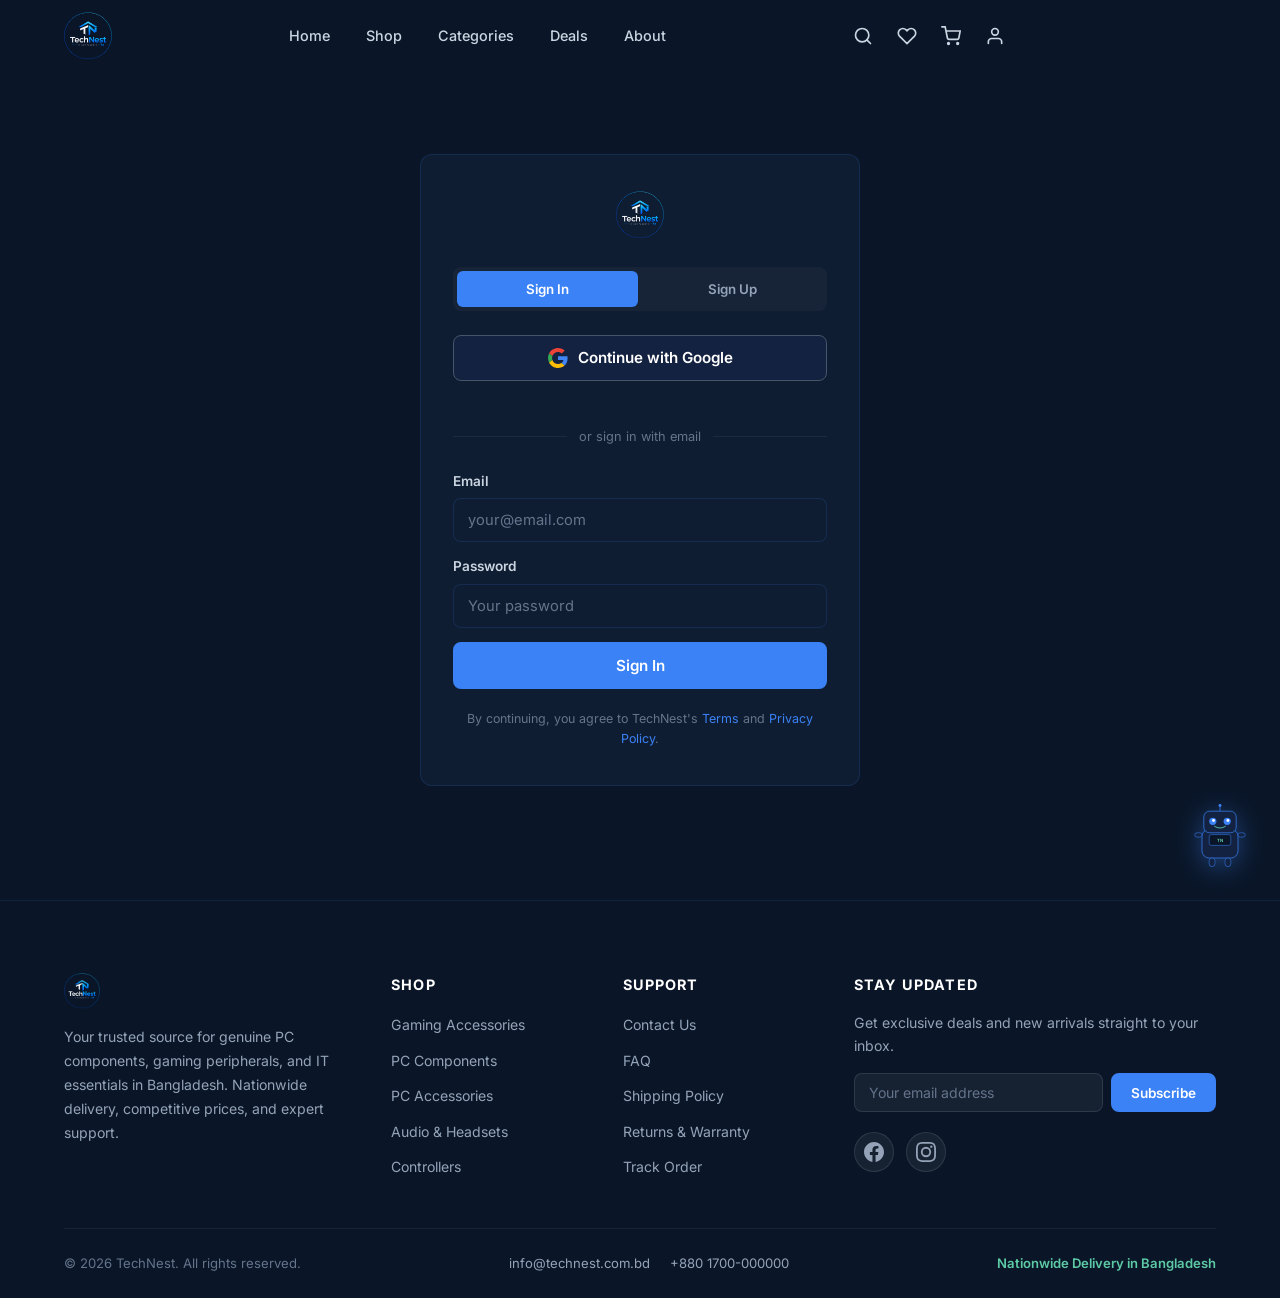
<file: login.html>
<!DOCTYPE html>
<html lang="en">
<head>
    <meta charset="UTF-8">
    <meta name="viewport" content="width=device-width, initial-scale=1.0">
    <title>Sign In | TechNest Bangladesh</title>
    <meta name="description" content="Sign in to your TechNest account. Shop genuine PC components, gaming gear, and IT accessories in Bangladesh.">
    <meta name="keywords" content="TechNest login, sign in, create account, PC components Bangladesh">
    <meta name="author" content="TechNest">
    <meta name="robots" content="noindex, nofollow">
    <link rel="canonical" href="https://www.technest.com.bd/login.html">

    <!-- Open Graph -->
    <meta property="og:type" content="website">
    <meta property="og:title" content="Sign In | TechNest Bangladesh">
    <meta property="og:description" content="Sign in to your TechNest account. Shop genuine PC components, gaming gear, and IT accessories in Bangladesh.">
    <meta property="og:image" content="https://www.technest.com.bd/images/og-cover.jpg">
    <meta property="og:url" content="https://www.technest.com.bd/login.html">
    <meta property="og:site_name" content="TechNest">
    <meta property="og:locale" content="en_BD">

    <!-- Twitter Card -->
    <meta name="twitter:card" content="summary_large_image">
    <meta name="twitter:title" content="Sign In | TechNest Bangladesh">
    <meta name="twitter:description" content="Sign in to your TechNest account. Shop genuine PC components, gaming gear, and IT accessories in Bangladesh.">
    <meta name="twitter:image" content="https://www.technest.com.bd/images/og-cover.jpg">

    <!-- Favicon -->
    <link rel="icon" type="image/png" href="logo.png">

    <!-- Fonts -->
    <link rel="preconnect" href="https://fonts.googleapis.com">
    <link rel="preconnect" href="https://fonts.gstatic.com" crossorigin>
    <link href="https://fonts.googleapis.com/css2?family=Inter:wght@300;400;500;600;700;800;900&display=swap" rel="stylesheet">

    <!-- Google Identity Services -->
    <script src="https://accounts.google.com/gsi/client" async defer></script>

    <script src="data.js"></script>
    <script src="auth.js"></script>
    <link rel="stylesheet" href="styles.css">
</head>
<body>
    <!-- ========== STICKY NAVBAR ========== -->
    <header class="navbar" id="navbar">
        <nav class="navbar__inner container" aria-label="Main navigation">
            <a href="index.html" class="navbar__logo" aria-label="TechNest Home">
                <img src="logo.png" alt="TechNest" class="navbar__logo-img">
            </a>

            <ul class="navbar__links" id="navLinks">
                <li><a href="index.html" class="navbar__link">Home</a></li>
                <li><a href="shop.html" class="navbar__link">Shop</a></li>
                <li><a href="categories.html" class="navbar__link">Categories</a></li>
                <li><a href="deals.html" class="navbar__link">Deals</a></li>
                <li><a href="about.html" class="navbar__link">About</a></li>
            </ul>

            <div class="navbar__actions">
                <button class="navbar__icon-btn" aria-label="Search" onclick="TN.ui.openSearch()">
                    <svg width="20" height="20" viewBox="0 0 24 24" fill="none" stroke="currentColor" stroke-width="2" stroke-linecap="round"><circle cx="11" cy="11" r="8"/><path d="M21 21l-4.35-4.35"/></svg>
                </button>
                <button class="navbar__icon-btn" aria-label="Wishlist" onclick="TN.ui.openWishlist()">
                    <svg width="20" height="20" viewBox="0 0 24 24" fill="none" stroke="currentColor" stroke-width="2" stroke-linecap="round"><path d="M20.84 4.61a5.5 5.5 0 0 0-7.78 0L12 5.67l-1.06-1.06a5.5 5.5 0 0 0-7.78 7.78l1.06 1.06L12 21.23l7.78-7.78 1.06-1.06a5.5 5.5 0 0 0 0-7.78z"/></svg>
                    <span class="navbar__badge navbar__badge--wishlist" style="display:none">0</span>
                </button>
                <button class="navbar__icon-btn" aria-label="Cart" onclick="TN.ui.openCart()">
                    <svg width="20" height="20" viewBox="0 0 24 24" fill="none" stroke="currentColor" stroke-width="2" stroke-linecap="round"><circle cx="9" cy="21" r="1"/><circle cx="20" cy="21" r="1"/><path d="M1 1h4l2.68 13.39a2 2 0 0 0 2 1.61h9.72a2 2 0 0 0 2-1.61L23 6H6"/></svg>
                    <span class="navbar__badge navbar__badge--cart" style="display:none">0</span>
                </button>
                <a href="profile.html" class="navbar__icon-btn" aria-label="Account">
                    <svg width="20" height="20" viewBox="0 0 24 24" fill="none" stroke="currentColor" stroke-width="2" stroke-linecap="round"><path d="M20 21v-2a4 4 0 0 0-4-4H8a4 4 0 0 0-4 4v2"/><circle cx="12" cy="7" r="4"/></svg>
                </button>
                <button class="navbar__hamburger" id="hamburger" aria-label="Toggle menu" aria-expanded="false">
                    <span></span><span></span><span></span>
                </button>
            </div>
        </nav>
        <div class="navbar__mobile-menu" id="mobileMenu">
            <ul>
                <li><a href="index.html">Home</a></li>
                <li><a href="shop.html">Shop</a></li>
                <li><a href="categories.html">Categories</a></li>
                <li><a href="deals.html">Deals</a></li>
                <li><a href="about.html">About</a></li>
            </ul>
        </div>
    </header>

    <main>
        <!-- ========== AUTH PAGE ========== -->
        <section class="auth-page">
            <div class="auth-card">
                <a href="index.html" class="auth-card__logo">
                    <img src="logo.png" alt="TechNest" class="navbar__logo-img">
                </a>

                <!-- Tab Switcher -->
                <div class="auth-tabs">
                    <button class="auth-tab auth-tab--active" data-tab="login">Sign In</button>
                    <button class="auth-tab" data-tab="signup">Sign Up</button>
                </div>

                <!-- Login Form -->
                <form id="loginForm" class="auth-form">
                    <div id="googleLoginBtn" style="display:flex;justify-content:center;margin-bottom:20px"></div>
                    <div class="auth-divider"><span>or sign in with email</span></div>
                    <div class="form-group">
                        <label for="loginEmail">Email</label>
                        <input type="email" id="loginEmail" placeholder="your@email.com" required>
                    </div>
                    <div class="form-group">
                        <label for="loginPassword">Password</label>
                        <input type="password" id="loginPassword" placeholder="Your password" required minlength="6">
                    </div>
                    <div id="loginError" class="auth-error" style="display:none"></div>
                    <button type="submit" class="btn btn--primary btn--glow" style="width:100%">Sign In</button>
                </form>

                <!-- Signup Form -->
                <form id="signupForm" class="auth-form" style="display:none">
                    <div id="googleSignupBtn" style="display:flex;justify-content:center;margin-bottom:20px"></div>
                    <div class="auth-divider"><span>or sign up with email</span></div>
                    <div class="form-group">
                        <label for="signupName">Full Name</label>
                        <input type="text" id="signupName" placeholder="Your name" required>
                    </div>
                    <div class="form-group">
                        <label for="signupEmail">Email</label>
                        <input type="email" id="signupEmail" placeholder="your@email.com" required>
                    </div>
                    <div class="form-group">
                        <label for="signupPassword">Password</label>
                        <input type="password" id="signupPassword" placeholder="Min 6 characters" required minlength="6">
                    </div>
                    <div id="signupError" class="auth-error" style="display:none"></div>
                    <button type="submit" class="btn btn--primary btn--glow" style="width:100%">Create Account</button>
                </form>

                <p class="auth-footer-text">By continuing, you agree to TechNest's <a href="#">Terms</a> and <a href="#">Privacy Policy</a>.</p>
            </div>
        </section>
    </main>

    <!-- ========== FOOTER ========== -->
    <footer class="footer">
        <div class="container">
            <div class="footer__top">
                <div class="footer__brand">
                    <a href="index.html" class="footer__logo" aria-label="TechNest Home">
                        <img src="logo.png" alt="TechNest" style="height:36px">
                    </a>
                    <p class="footer__desc">Your trusted source for genuine PC components, gaming peripherals, and IT essentials in Bangladesh. Nationwide delivery, competitive prices, and expert support.</p>
                </div>
                <div class="footer__links-group">
                    <h4 class="footer__heading">Shop</h4>
                    <ul class="footer__links">
                        <li><a href="shop.html?cat=gaming">Gaming Accessories</a></li>
                        <li><a href="shop.html?cat=components">PC Components</a></li>
                        <li><a href="shop.html?cat=accessories">PC Accessories</a></li>
                        <li><a href="shop.html?cat=audio">Audio & Headsets</a></li>
                        <li><a href="shop.html?cat=controllers">Controllers</a></li>
                    </ul>
                </div>
                <div class="footer__links-group">
                    <h4 class="footer__heading">Support</h4>
                    <ul class="footer__links">
                        <li><a href="contact.html">Contact Us</a></li>
                        <li><a href="about.html">FAQ</a></li>
                        <li><a href="about.html">Shipping Policy</a></li>
                        <li><a href="about.html">Returns & Warranty</a></li>
                        <li><a href="contact.html">Track Order</a></li>
                    </ul>
                </div>
                <div class="footer__newsletter">
                    <h4 class="footer__heading">Stay Updated</h4>
                    <p class="footer__newsletter-text">Get exclusive deals and new arrivals straight to your inbox.</p>
                    <form class="footer__form" aria-label="Newsletter signup">
                        <input type="email" placeholder="Your email address" class="footer__input" aria-label="Email address" required>
                        <button type="submit" class="btn btn--primary btn--sm">Subscribe</button>
                    </form>
                    <div class="footer__social">
                        <a href="https://facebook.com/technestbd" aria-label="TechNest on Facebook" class="footer__social-link">
                            <svg width="20" height="20" viewBox="0 0 24 24" fill="currentColor"><path d="M24 12.073c0-6.627-5.373-12-12-12s-12 5.373-12 12c0 5.99 4.388 10.954 10.125 11.854v-8.385H7.078v-3.47h3.047V9.43c0-3.007 1.792-4.669 4.533-4.669 1.312 0 2.686.235 2.686.235v2.953H15.83c-1.491 0-1.956.925-1.956 1.874v2.25h3.328l-.532 3.47h-2.796v8.385C19.612 23.027 24 18.062 24 12.073z"/></svg>
                        </a>
                        <a href="https://instagram.com/technestbd" aria-label="TechNest on Instagram" class="footer__social-link">
                            <svg width="20" height="20" viewBox="0 0 24 24" fill="currentColor"><path d="M12 2.163c3.204 0 3.584.012 4.85.07 3.252.148 4.771 1.691 4.919 4.919.058 1.265.069 1.645.069 4.849 0 3.205-.012 3.584-.069 4.849-.149 3.225-1.664 4.771-4.919 4.919-1.266.058-1.644.07-4.85.07-3.204 0-3.584-.012-4.849-.07-3.26-.149-4.771-1.699-4.919-4.92-.058-1.265-.07-1.644-.07-4.849 0-3.204.013-3.583.07-4.849.149-3.227 1.664-4.771 4.919-4.919 1.266-.057 1.645-.069 4.849-.069zM12 0C8.741 0 8.333.014 7.053.072 2.695.272.273 2.69.073 7.052.014 8.333 0 8.741 0 12c0 3.259.014 3.668.072 4.948.2 4.358 2.618 6.78 6.98 6.98C8.333 23.986 8.741 24 12 24c3.259 0 3.668-.014 4.948-.072 4.354-.2 6.782-2.618 6.979-6.98.059-1.28.073-1.689.073-4.948 0-3.259-.014-3.667-.072-4.947-.196-4.354-2.617-6.78-6.979-6.98C15.668.014 15.259 0 12 0zm0 5.838a6.162 6.162 0 100 12.324 6.162 6.162 0 000-12.324zM12 16a4 4 0 110-8 4 4 0 010 8zm6.406-11.845a1.44 1.44 0 100 2.881 1.44 1.44 0 000-2.881z"/></svg>
                        </a>
                    </div>
                </div>
            </div>
            <div class="footer__bottom">
                <p class="footer__copy">&copy; 2026 TechNest. All rights reserved.</p>
                <div class="footer__contact">
                    <a href="mailto:info@technest.com.bd">info@technest.com.bd</a>
                    <a href="tel:+8801700000000">+880 1700-000000</a>
                </div>
                <p class="footer__delivery">Nationwide Delivery in Bangladesh</p>
            </div>
        </div>
    </footer>

    <script src="script.js"></script>
    <script>
        if (typeof TN !== 'undefined' && TN.auth && TN.auth.isLoggedIn()) {
            window.location.href = 'index.html';
        }

        document.querySelectorAll('.auth-tab').forEach(function(tab) {
            tab.addEventListener('click', function() {
                document.querySelectorAll('.auth-tab').forEach(function(t) { t.classList.remove('auth-tab--active'); });
                tab.classList.add('auth-tab--active');
                var target = tab.getAttribute('data-tab');
                document.getElementById('loginForm').style.display = target === 'login' ? 'block' : 'none';
                document.getElementById('signupForm').style.display = target === 'signup' ? 'block' : 'none';
            });
        });

        document.getElementById('loginForm').addEventListener('submit', function(e) {
            e.preventDefault();
            var email = document.getElementById('loginEmail').value;
            var password = document.getElementById('loginPassword').value;
            var errorEl = document.getElementById('loginError');
            errorEl.style.display = 'none';
            var result = TN.auth.login(email, password);
            if (result.success) {
                window.location.href = 'index.html';
            } else {
                errorEl.textContent = result.error;
                errorEl.style.display = 'block';
            }
        });

        document.getElementById('signupForm').addEventListener('submit', function(e) {
            e.preventDefault();
            var name = document.getElementById('signupName').value;
            var email = document.getElementById('signupEmail').value;
            var password = document.getElementById('signupPassword').value;
            var errorEl = document.getElementById('signupError');
            errorEl.style.display = 'none';
            var result = TN.auth.signup(name, email, password);
            if (result.success) {
                window.location.href = 'index.html';
            } else {
                errorEl.textContent = result.error;
                errorEl.style.display = 'block';
            }
        });

        function renderGoogleBtns() {
            var loginBtn = document.getElementById('googleLoginBtn');
            var signupBtn = document.getElementById('googleSignupBtn');
            var btnHTML = '<button type="button" class="btn btn--google" onclick="TN.auth.googleSignIn()" style="width:100%;display:flex;align-items:center;justify-content:center;gap:10px;padding:12px;border:1px solid var(--gray-600);border-radius:var(--radius-sm);color:var(--white);font-weight:600;background:var(--navy-mid);cursor:pointer">' +
                '<svg width="20" height="20" viewBox="0 0 48 48"><path fill="#EA4335" d="M24 9.5c3.54 0 6.71 1.22 9.21 3.6l6.85-6.85C35.9 2.38 30.47 0 24 0 14.62 0 6.51 5.38 2.56 13.22l7.98 6.19C12.43 13.72 17.74 9.5 24 9.5z"/><path fill="#4285F4" d="M46.98 24.55c0-1.57-.15-3.09-.38-4.55H24v9.02h12.94c-.58 2.96-2.26 5.48-4.78 7.18l7.73 6c4.51-4.18 7.09-10.36 7.09-17.65z"/><path fill="#34A853" d="M10.53 28.59c-.48-1.45-.76-2.99-.76-4.59s.27-3.14.76-4.59l-7.98-6.19C.92 16.46 0 20.12 0 24c0 3.88.92 7.54 2.56 10.78l7.97-6.19z"/><path fill="#FBBC05" d="M24 48c6.48 0 11.93-2.13 15.89-5.81l-7.73-6c-2.15 1.45-4.92 2.3-8.16 2.3-6.26 0-11.57-4.22-13.47-9.91l-7.98 6.19C6.51 42.62 14.62 48 24 48z"/></svg>' +
                'Continue with Google' +
                '</button>';
            if (loginBtn) loginBtn.innerHTML = btnHTML;
            if (signupBtn) signupBtn.innerHTML = btnHTML;
        }
        renderGoogleBtns();
    </script>
<!-- Floating Mascot & Chat -->
<div class="mascot-float" id="mascotBtn" title="Chat with us!">
    <svg viewBox="0 0 200 200" xmlns="http://www.w3.org/2000/svg">
        <rect x="50" y="70" width="100" height="80" rx="20" fill="#132240" stroke="#3B82F6" stroke-width="2"/>
        <rect x="55" y="20" width="90" height="60" rx="16" fill="#132240" stroke="#3B82F6" stroke-width="2"/>
        <circle cx="80" cy="48" r="10" fill="#3B82F6"/>
        <circle cx="120" cy="48" r="10" fill="#3B82F6"/>
        <circle cx="82" cy="46" r="4" fill="#fff"/>
        <circle cx="122" cy="46" r="4" fill="#fff"/>
        <path d="M85 62 Q100 72 115 62" fill="none" stroke="#5DCAA5" stroke-width="2.5" stroke-linecap="round"/>
        <line x1="100" y1="20" x2="100" y2="6" stroke="#3B82F6" stroke-width="2"/>
        <circle cx="100" cy="4" r="4" fill="#3B82F6"/>
        <rect x="70" y="85" width="60" height="30" rx="6" fill="#0A1628" stroke="#3B82F6" stroke-width="1.5"/>
        <text x="100" y="105" text-anchor="middle" fill="#5DCAA5" font-size="12" font-family="Inter, sans-serif" font-weight="700">TN</text>
        <rect x="30" y="80" width="20" height="12" rx="6" fill="#132240" stroke="#3B82F6" stroke-width="1.5"/>
        <rect x="150" y="80" width="20" height="12" rx="6" fill="#132240" stroke="#3B82F6" stroke-width="1.5"/>
        <rect x="70" y="150" width="16" height="24" rx="8" fill="#132240" stroke="#3B82F6" stroke-width="1.5"/>
        <rect x="114" y="150" width="16" height="24" rx="8" fill="#132240" stroke="#3B82F6" stroke-width="1.5"/>
    </svg>
    <div class="mascot-float__tooltip">Chat with us!</div>
</div>

<!-- Chat Widget -->
<div class="chat-widget" id="chatWidget">
    <div class="chat-widget__header">
        <div class="chat-widget__header-avatar">
            <svg width="22" height="22" viewBox="0 0 200 200" xmlns="http://www.w3.org/2000/svg">
                <rect x="50" y="70" width="100" height="80" rx="20" fill="#132240" stroke="#3B82F6" stroke-width="2"/>
                <rect x="55" y="20" width="90" height="60" rx="16" fill="#132240" stroke="#3B82F6" stroke-width="2"/>
                <circle cx="80" cy="48" r="8" fill="#3B82F6"/><circle cx="120" cy="48" r="8" fill="#3B82F6"/>
                <circle cx="82" cy="46" r="3" fill="#fff"/><circle cx="122" cy="46" r="3" fill="#fff"/>
                <path d="M88 60 Q100 68 112 60" fill="none" stroke="#5DCAA5" stroke-width="2" stroke-linecap="round"/>
            </svg>
        </div>
        <div class="chat-widget__header-info">
            <h4>TechNest Bot</h4>
            <span>Online - typically replies instantly</span>
        </div>
        <button class="chat-widget__close" id="chatClose" aria-label="Close chat">&times;</button>
    </div>
    <div class="chat-widget__body" id="chatBody"></div>
    <div class="chat-widget__footer" id="chatFooter" style="display:none">
        <input type="text" class="chat-widget__input" id="chatInput" placeholder="Type your message..." autocomplete="off">
        <button class="chat-widget__send" id="chatSend" aria-label="Send message">
            <svg width="18" height="18" viewBox="0 0 24 24" fill="none" stroke="currentColor" stroke-width="2" stroke-linecap="round"><line x1="22" y1="2" x2="11" y2="13"/><polygon points="22 2 15 22 11 13 2 9 22 2"/></svg>
        </button>
    </div>
</div>
<script>
(function() {
    var KEY = 'technest_chats';
    var SESS = 'technest_chat_session';
    var email = null;
    var chatOpen = false;

    function getChats() { try { return JSON.parse(localStorage.getItem(KEY)) || []; } catch(e) { return []; } }
    function saveChats(c) { localStorage.setItem(KEY, JSON.stringify(c)); }
    function getSession() { try { return JSON.parse(localStorage.getItem(SESS)); } catch(e) { return null; } }
    function setSession(s) { localStorage.setItem(SESS, JSON.stringify(s)); }

    function getBotReply(input) {
        var m = input.toLowerCase().trim();
        if (/^(hi|hello|hey|assalam|salam)\b/.test(m)) return "Hello! Welcome to TechNest \u{1F44B} I'm here to help with product info, orders, shipping, and more. What can I help you with?";
        if (/thank|shukriya|dhonnobad/.test(m)) return "You're welcome! \u{1F60A} Is there anything else?";
        if (/bye|goodbye|tata/.test(m)) return "Goodbye! Have a great day! \u{1F44B}";
        if (/who are you|what are you|your name/.test(m)) return "I'm TechNest Bot \u{1F916}, your virtual assistant! I help with products, orders, shipping, and more.";
        if (/ship|deliver|delivery|courier/.test(m)) return "Nationwide delivery across Bangladesh! \u{1F4E6}\n\n\u2022 Dhaka: 1-2 days\n\u2022 Outside Dhaka: 2-4 days\n\u2022 Remote: 3-5 days\n\nFree shipping on orders over \u09F33,000!";
        if (/pay|payment|bkash|nagad|card|cash|cod/.test(m)) return "We accept \u{1F4B3}:\n\u2022 bKash\n\u2022 Nagad\n\u2022 VISA / Mastercard\n\u2022 Cash on Delivery\n\nAll payments are secure!";
        if (/return|refund|warranty|replace|exchange/.test(m)) return "Return policy \u{1F504}:\n\u2022 7-day returns for unused items\n\u2022 Manufacturer warranty\n\u2022 Free returns for defects\n\u2022 Refund in 5-7 days";
        if (/offer|discount|deal|sale|coupon/.test(m)) return "Current deals \u{1F525}:\n\u2022 Up to 40% off gaming gear\n\u2022 Bundle deals on components\n\u2022 Free shipping over \u09F33,000\n\nCheck our Deals page!";
        if (/order|track|status/.test(m)) return "Track your order \u{1F4CD}:\n1. Log in to TechNest\n2. Go to Profile \u2192 My Orders\n3. Click order for status\n\nOr email support@technest.com.bd";
        if (/mouse|keyboard|headset|headphone|controller|monitor/.test(m)) return "Popular picks \u{1F5A5}:\n\u2022 Razer DeathAdder V3 - \u09F36,490\n\u2022 Corsair K70 RGB - \u09F37,190\n\u2022 Logitech G PRO X - \u09F38,990\n\nTell me your budget!";
        if (/cheap|budget|affordable|best price/.test(m)) return "Budget picks \u{1F4B0}:\n\u2022 Havit MS1036 Mouse - \u09F3890\n\u2022 HAVIT Headphone - \u09F32,490\n\u2022 DeepCool AK400 - \u09F32,190\n\nAll with warranty!";
        if (/gaming|game|player|pc build|setup/.test(m)) return "Level up! \u{1F3AE}\n\u2022 Gaming mice, keyboards, headsets\n\u2022 Controllers (Xbox, PS, 8BitDo)\n\u2022 PC components for builds\n\nWhat are you building?";
        if (/price|how much|koto|taka|cost/.test(m)) return "Products range from \u09F3890 to \u09F317,990+! \u{1F4B2}\n\nWhich product interest you?";
        if (/warranty|guarantee/.test(m)) return "All products have warranty! \u{1F6E1}\n\u2022 Peripherals: 1-2 years\n\u2022 Components: 2-3 years\n\u2022 Processors: 3 years";
        return "Thanks! \u{1F4AC}\n\nI can help with:\n\u2022 Products & recommendations\n\u2022 Order tracking\n\u2022 Shipping\n\u2022 Payments\n\u2022 Returns & warranty\n\nWhat would you like to know?";
    }

    function render() {
        var body = document.getElementById('chatBody');
        var footer = document.getElementById('chatFooter');
        var session = getSession();

        if (!session) {
            email = null;
            footer.style.display = 'none';
            body.innerHTML = '<div class="chat-gate"><div class="chat-gate__icon"><svg width="28" height="28" viewBox="0 0 24 24" fill="none" stroke="#3B82F6" stroke-width="2" stroke-linecap="round"><path d="M21 15a2 2 0 0 1-2 2H7l-4 4V5a2 2 0 0 1 2-2h14a2 2 0 0 1 2 2z"/></svg></div><h3>Welcome to TechNest!</h3><p>Enter your email to start chatting.</p><div class="chat-gate__form"><input type="email" class="chat-gate__input" id="chatEmailInput" placeholder="your@email.com"><button class="chat-gate__btn" id="chatStartBtn">Start Chat</button></div></div>';
            document.getElementById('chatStartBtn').onclick = function() {
                var em = document.getElementById('chatEmailInput').value.trim();
                if (!em || !/^[^\s@]+@[^\s@]+\.[^\s@]+$/.test(em)) {
                    document.getElementById('chatEmailInput').style.borderColor = '#ef4444';
                    return;
                }
                email = em;
                setSession({ email: em, name: em.split('@')[0] });
                var chats = getChats();
                if (!chats.find(function(c){return c.email===em;})) {
                    chats.unshift({ email: em, name: em.split('@')[0], messages: [], started: new Date().toISOString() });
                    saveChats(chats);
                }
                render();
            };
            document.getElementById('chatEmailInput').onkeydown = function(e) { if (e.key==='Enter') document.getElementById('chatStartBtn').click(); };
            return;
        }

        email = session.email;
        footer.style.display = 'flex';
        var chats = getChats();
        var chat = chats.find(function(c){return c.email===email;});
        if (!chat) {
            chats.unshift({ email: email, name: session.name, messages: [], started: new Date().toISOString() });
            saveChats(chats);
            chat = chats[0];
        }

        body.innerHTML = '';
        if (chat.messages.length === 0) {
            body.innerHTML = '<div class="chat-msg chat-msg--bot">Hello ' + esc(session.name) + '! \u{1F44B} I\'m TechNest Bot. Ask me about products, orders, shipping, payments, or anything else!</div>';
        } else {
            chat.messages.forEach(function(msg) {
                var d = document.createElement('div');
                d.className = 'chat-msg chat-msg--' + msg.sender;
                var t = new Date(msg.time);
                var ts = (t.getHours()<10?'0':'')+t.getHours()+':'+(t.getMinutes()<10?'0':'')+t.getMinutes();
                d.innerHTML = esc(msg.text) + '<div class="chat-msg__time">' + ts + '</div>';
                body.appendChild(d);
            });
        }
        body.scrollTop = body.scrollHeight;
    }

    function send() {
        var input = document.getElementById('chatInput');
        var text = input.value.trim();
        if (!text || !email) return;
        input.value = '';

        var chats = getChats();
        var chat = chats.find(function(c){return c.email===email;});
        if (!chat) return;

        chat.messages.push({ id: Date.now(), sender: 'user', text: text, time: new Date().toISOString() });
        saveChats(chats);
        render();

        var body = document.getElementById('chatBody');
        var typing = document.createElement('div');
        typing.className = 'chat-typing';
        typing.id = 'typingIndicator';
        typing.innerHTML = '<span></span><span></span><span></span>';
        body.appendChild(typing);
        body.scrollTop = body.scrollHeight;

        var reply = getBotReply(text);
        setTimeout(function() {
            var fresh = getChats();
            var c = fresh.find(function(ch){return ch.email===email;});
            if (c) {
                c.messages.push({ id: Date.now()+1, sender: 'bot', text: reply, time: new Date().toISOString() });
                saveChats(fresh);
            }
            var ti = document.getElementById('typingIndicator');
            if (ti) ti.remove();
            render();
        }, 800 + Math.random() * 600);
    }

    function esc(s) { var d = document.createElement('div'); d.appendChild(document.createTextNode(s||'')); return d.innerHTML; }

    function init() {
        var btn = document.getElementById('mascotBtn');
        var widget = document.getElementById('chatWidget');
        var close = document.getElementById('chatClose');
        var sendBtn = document.getElementById('chatSend');
        var input = document.getElementById('chatInput');
        if (!btn || !widget) { setTimeout(init, 100); return; }

        btn.onclick = function() {
            chatOpen = !chatOpen;
            widget.classList.toggle('open', chatOpen);
            if (chatOpen) { render(); setTimeout(function(){input.focus();},100); }
        };
        close.onclick = function() { chatOpen = false; widget.classList.remove('open'); };
        sendBtn.onclick = send;
        input.onkeydown = function(e) { if (e.key==='Enter') send(); };
    }

    if (document.readyState==='loading') document.addEventListener('DOMContentLoaded', init); else init();
})();
</script>
</body>
</html>
</file>
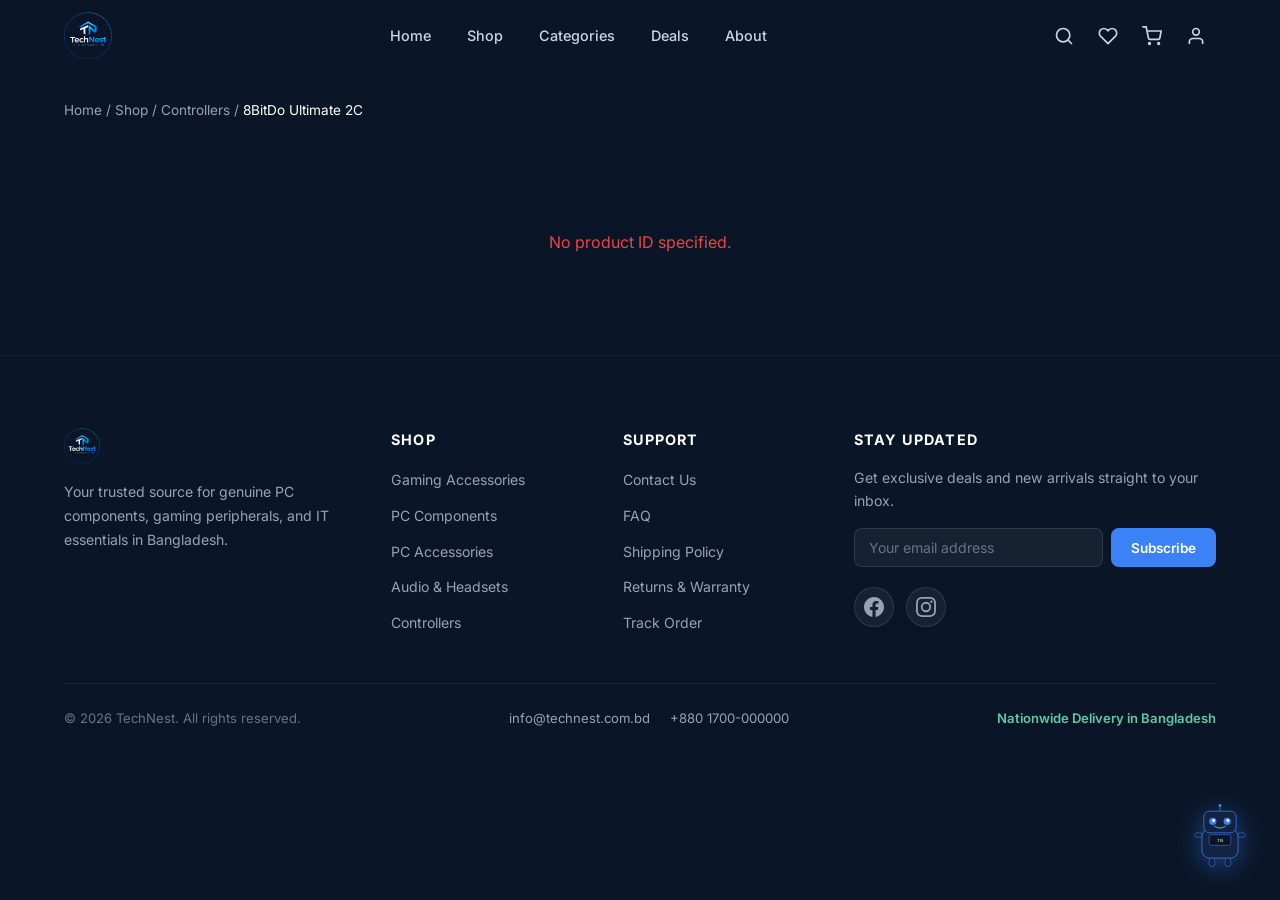
<file: product.html>
<!DOCTYPE html>
<html lang="en">
<head>
    <meta charset="UTF-8">
    <meta name="viewport" content="width=device-width, initial-scale=1.0">
    <title>8BitDo Ultimate 2C Wireless Controller | TechNest Bangladesh</title>
    <meta name="description" content="Buy 8BitDo Ultimate 2C Wireless Controller at TechNest. Hall Effect joysticks, customizable buttons, 1000Hz polling rate. Genuine product with warranty.">
    <meta name="robots" content="index, follow">
    <link rel="canonical" href="https://www.technest.com.bd/product/8bitdo-ultimate-2c-wireless-controller">
    <meta property="og:type" content="product">
    <meta property="og:title" content="8BitDo Ultimate 2C Wireless Controller | TechNest">
    <meta property="og:description" content="Premium wireless gaming controller with Hall Effect joysticks. Buy at TechNest Bangladesh.">
    <meta property="og:url" content="https://www.technest.com.bd/product/8bitdo-ultimate-2c-wireless-controller">
    <meta property="og:site_name" content="TechNest">
    <link rel="icon" type="image/png" href="logo.png">
    <link rel="preconnect" href="https://fonts.googleapis.com">
    <link rel="preconnect" href="https://fonts.gstatic.com" crossorigin>
    <link href="https://fonts.googleapis.com/css2?family=Inter:wght@300;400;500;600;700;800;900&display=swap" rel="stylesheet">
    <script type="application/ld+json">
    {
        "@context": "https://schema.org",
        "@type": "Product",
        "name": "8BitDo Ultimate 2C Wireless Controller",
        "image": "https://www.technest.com.bd/images/products/8bitdo-ultimate-2c.jpg",
        "description": "Premium wireless gaming controller with Hall Effect joysticks and customizable buttons.",
        "brand": { "@type": "Brand", "name": "8BitDo" },
        "sku": "TN-8BITDO-ULT2C",
        "offers": {
            "@type": "Offer",
            "price": "5490",
            "priceCurrency": "BDT",
            "availability": "https://schema.org/InStock",
            "seller": { "@type": "Organization", "name": "TechNest" }
        },
        "aggregateRating": {
            "@type": "AggregateRating",
            "ratingValue": "4.8",
            "reviewCount": "124"
        }
    }
    </script>
    <link rel="stylesheet" href="styles.css">
</head>
<body>
    <header class="navbar" id="navbar">
        <nav class="navbar__inner container" aria-label="Main navigation">
            <a href="index.html" class="navbar__logo" aria-label="TechNest Home">
                <img src="logo.png" alt="TechNest" class="navbar__logo-img">
            </a>
            <ul class="navbar__links" id="navLinks">
                <li><a href="index.html" class="navbar__link">Home</a></li>
                <li><a href="shop.html" class="navbar__link">Shop</a></li>
                <li><a href="categories.html" class="navbar__link">Categories</a></li>
                <li><a href="deals.html" class="navbar__link">Deals</a></li>
                <li><a href="about.html" class="navbar__link">About</a></li>
            </ul>
            <div class="navbar__actions">
                <button class="navbar__icon-btn" aria-label="Search" onclick="TN.ui.openSearch()">
                    <svg width="20" height="20" viewBox="0 0 24 24" fill="none" stroke="currentColor" stroke-width="2" stroke-linecap="round"><circle cx="11" cy="11" r="8"/><path d="M21 21l-4.35-4.35"/></svg>
                </button>
                <button class="navbar__icon-btn" aria-label="Wishlist" onclick="TN.ui.openWishlist()">
                    <svg width="20" height="20" viewBox="0 0 24 24" fill="none" stroke="currentColor" stroke-width="2" stroke-linecap="round"><path d="M20.84 4.61a5.5 5.5 0 0 0-7.78 0L12 5.67l-1.06-1.06a5.5 5.5 0 0 0-7.78 7.78l1.06 1.06L12 21.23l7.78-7.78 1.06-1.06a5.5 5.5 0 0 0 0-7.78z"/></svg>
                    <span class="navbar__badge navbar__badge--wishlist" style="display:none">0</span>
                </button>
                <button class="navbar__icon-btn" aria-label="Cart" onclick="TN.ui.openCart()">
                    <svg width="20" height="20" viewBox="0 0 24 24" fill="none" stroke="currentColor" stroke-width="2" stroke-linecap="round"><circle cx="9" cy="21" r="1"/><circle cx="20" cy="21" r="1"/><path d="M1 1h4l2.68 13.39a2 2 0 0 0 2 1.61h9.72a2 2 0 0 0 2-1.61L23 6H6"/></svg>
                    <span class="navbar__badge navbar__badge--cart" style="display:none">0</span>
                </button>
                <a href="profile.html" class="navbar__icon-btn" aria-label="Account">
                    <svg width="20" height="20" viewBox="0 0 24 24" fill="none" stroke="currentColor" stroke-width="2" stroke-linecap="round"><path d="M20 21v-2a4 4 0 0 0-4-4H8a4 4 0 0 0-4 4v2"/><circle cx="12" cy="7" r="4"/></svg>
                </a>
                <button class="navbar__hamburger" id="hamburger" aria-label="Toggle menu" aria-expanded="false">
                    <span></span><span></span><span></span>
                </button>
            </div>
        </nav>
        <div class="navbar__mobile-menu" id="mobileMenu">
            <ul>
                <li><a href="index.html">Home</a></li>
                <li><a href="shop.html">Shop</a></li>
                <li><a href="categories.html">Categories</a></li>
                <li><a href="deals.html">Deals</a></li>
                <li><a href="about.html">About</a></li>
            </ul>
        </div>
    </header>

    <main>
        <div class="container">
            <nav class="breadcrumb" aria-label="Breadcrumb">
                <a href="index.html">Home</a> / <a href="shop.html">Shop</a> / <a href="shop.html?cat=controllers">Controllers</a> / <span>8BitDo Ultimate 2C</span>
            </nav>
        </div>

        <div id="productContent">
            <div style="text-align:center;padding:100px 0;color:var(--gray-400)">Loading product...</div>
        </div>
    </main>

    <footer class="footer">
        <div class="container">
            <div class="footer__top">
                <div class="footer__brand">
                    <a href="index.html" class="footer__logo" aria-label="TechNest Home">
                        <img src="logo.png" alt="TechNest" style="height:36px">
                    </a>
                    <p class="footer__desc">Your trusted source for genuine PC components, gaming peripherals, and IT essentials in Bangladesh.</p>
                </div>
                <div class="footer__links-group">
                    <h4 class="footer__heading">Shop</h4>
                    <ul class="footer__links">
                        <li><a href="shop.html?cat=gaming">Gaming Accessories</a></li>
                        <li><a href="shop.html?cat=components">PC Components</a></li>
                        <li><a href="shop.html?cat=accessories">PC Accessories</a></li>
                        <li><a href="shop.html?cat=audio">Audio & Headsets</a></li>
                        <li><a href="shop.html?cat=controllers">Controllers</a></li>
                    </ul>
                </div>
                <div class="footer__links-group">
                    <h4 class="footer__heading">Support</h4>
                    <ul class="footer__links">
                        <li><a href="contact.html">Contact Us</a></li>
                        <li><a href="about.html">FAQ</a></li>
                        <li><a href="about.html">Shipping Policy</a></li>
                        <li><a href="about.html">Returns & Warranty</a></li>
                        <li><a href="contact.html">Track Order</a></li>
                    </ul>
                </div>
                <div class="footer__newsletter">
                    <h4 class="footer__heading">Stay Updated</h4>
                    <p class="footer__newsletter-text">Get exclusive deals and new arrivals straight to your inbox.</p>
                    <form class="footer__form" aria-label="Newsletter signup">
                        <input type="email" placeholder="Your email address" class="footer__input" aria-label="Email address" required>
                        <button type="submit" class="btn btn--primary btn--sm">Subscribe</button>
                    </form>
                    <div class="footer__social">
                        <a href="https://facebook.com/technestbd" aria-label="Facebook" class="footer__social-link"><svg width="20" height="20" viewBox="0 0 24 24" fill="currentColor"><path d="M24 12.073c0-6.627-5.373-12-12-12s-12 5.373-12 12c0 5.99 4.388 10.954 10.125 11.854v-8.385H7.078v-3.47h3.047V9.43c0-3.007 1.792-4.669 4.533-4.669 1.312 0 2.686.235 2.686.235v2.953H15.83c-1.491 0-1.956.925-1.956 1.874v2.25h3.328l-.532 3.47h-2.796v8.385C19.612 23.027 24 18.062 24 12.073z"/></svg></a>
                        <a href="https://instagram.com/technestbd" aria-label="Instagram" class="footer__social-link"><svg width="20" height="20" viewBox="0 0 24 24" fill="currentColor"><path d="M12 2.163c3.204 0 3.584.012 4.85.07 3.252.148 4.771 1.691 4.919 4.919.058 1.265.069 1.645.069 4.849 0 3.205-.012 3.584-.069 4.849-.149 3.225-1.664 4.771-4.919 4.919-1.266.058-1.644.07-4.85.07-3.204 0-3.584-.012-4.849-.07-3.26-.149-4.771-1.699-4.919-4.92-.058-1.265-.07-1.644-.07-4.849 0-3.204.013-3.583.07-4.849.149-3.227 1.664-4.771 4.919-4.919 1.266-.057 1.645-.069 4.849-.069zM12 0C8.741 0 8.333.014 7.053.072 2.695.272.273 2.69.073 7.052.014 8.333 0 8.741 0 12c0 3.259.014 3.668.072 4.948.2 4.358 2.618 6.78 6.98 6.98C8.333 23.986 8.741 24 12 24c3.259 0 3.668-.014 4.948-.072 4.354-.2 6.782-2.618 6.979-6.98.059-1.28.073-1.689.073-4.948 0-3.259-.014-3.667-.072-4.947-.196-4.354-2.617-6.78-6.979-6.98C15.668.014 15.259 0 12 0zm0 5.838a6.162 6.162 0 100 12.324 6.162 6.162 0 000-12.324zM12 16a4 4 0 110-8 4 4 0 010 8zm6.406-11.845a1.44 1.44 0 100 2.881 1.44 1.44 0 000-2.881z"/></svg></a>
                    </div>
                </div>
            </div>
            <div class="footer__bottom">
                <p class="footer__copy">&copy; 2026 TechNest. All rights reserved.</p>
                <div class="footer__contact">
                    <a href="mailto:info@technest.com.bd">info@technest.com.bd</a>
                    <a href="tel:+8801700000000">+880 1700-000000</a>
                </div>
                <p class="footer__delivery">Nationwide Delivery in Bangladesh</p>
            </div>
        </div>
    </footer>

    <script src="data.js"></script>
    <script src="auth.js"></script>
    <script>
    (function () {
        var id = parseInt(new URLSearchParams(window.location.search).get('id'));
        var container = document.getElementById('productContent');
        if (!id) { container.innerHTML = '<div style="text-align:center;padding:100px 0;color:#ef4444">No product ID specified.</div>'; return; }
        var product = TN.data.getProduct(id);
        if (!product) { container.innerHTML = '<div style="text-align:center;padding:100px 0;color:#ef4444">Product not found.</div>'; return; }

        document.title = product.name + ' | TechNest Bangladesh';

        var breadcrumbCat = product.category.charAt(0).toUpperCase() + product.category.slice(1);
        document.querySelector('.breadcrumb').innerHTML =
            '<a href="index.html">Home</a> / <a href="shop.html">Shop</a> / ' +
            '<a href="shop.html?cat=' + product.category + '">' + breadcrumbCat + '</a> / ' +
            '<span>' + product.name + '</span>';

        var starSVG = '<svg width="16" height="16" viewBox="0 0 24 24" fill="#facc15"><path d="M12 2l3.09 6.26L22 9.27l-5 4.87 1.18 6.88L12 17.77l-6.18 3.25L7 14.14 2 9.27l6.91-1.01L12 2z"/></svg>';
        var starSmall = '<svg width="12" height="12" viewBox="0 0 24 24" fill="#facc15"><path d="M12 2l3.09 6.26L22 9.27l-5 4.87 1.18 6.88L12 17.77l-6.18 3.25L7 14.14 2 9.27l6.91-1.01L12 2z"/></svg>';
        var fullStars = Math.floor(product.rating);
        var starsHTML = '';
        for (var i = 0; i < fullStars; i++) starsHTML += starSVG;
        var starsSmallHTML = '';
        for (var j = 0; j < 5; j++) starsSmallHTML += starSmall;

        var discount = product.originalPrice ? Math.round((1 - product.price / product.originalPrice) * 100) : 0;
        var badgeHTML = '';
        if (product.badge) {
            badgeHTML = discount > 0
                ? '<div class="product-card__badge product-card__badge--sale">' + discount + '%</div>'
                : '<span class="product-card__badge">' + product.badge + '</span>';
        }
        var priceHTML = '<span class="product-detail__price">৳' + product.price.toLocaleString() + '</span>';
        if (product.originalPrice) {
            priceHTML += '<span class="product-detail__original-price" style="text-decoration:line-through;color:var(--gray-500);margin-left:8px;font-size:1rem">৳' + product.originalPrice.toLocaleString() + '</span>';
        }
        var stockClass = product.stock === 'in' ? 'product-card__stock--in' : 'product-card__stock--out';
        var stockText = product.stock === 'in' ? 'In Stock' : 'Out of Stock';

        var specsHTML = '';
        if (product.specs) {
            specsHTML = '<div class="product-detail__specs"><h3>Specifications</h3><table class="specs-table">';
            for (var key in product.specs) {
                specsHTML += '<tr><td>' + key + '</td><td>' + product.specs[key] + '</td></tr>';
            }
            specsHTML += '</table></div>';
        }

        var placeholder = "data:image/svg+xml,%3Csvg xmlns='http://www.w3.org/2000/svg' viewBox='0 0 600 450'%3E%3Crect fill='%230f1d32' width='600' height='450'/%3E%3Ctext x='300' y='225' fill='%233B82F6' font-size='18' text-anchor='middle' font-family='sans-serif'%3E" + encodeURIComponent(product.name.substring(0, 30)) + "%3C/text%3E%3C/svg%3E";
        var placeholderSmall = "data:image/svg+xml,%3Csvg xmlns='http://www.w3.org/2000/svg' viewBox='0 0 100 100'%3E%3Crect fill='%230f1d32' width='100' height='100'/%3E%3Ctext x='50' y='50' fill='%233B82F6' font-size='8' text-anchor='middle' font-family='sans-serif'%3EImg%3C/text%3E%3C/svg%3E";

        var thumbsHTML = '';
        for (var t = 0; t < 4; t++) {
            thumbsHTML += '<button class="product-detail__thumb' + (t === 0 ? ' product-detail__thumb--active' : '') + '">' +
                '<img src="' + placeholderSmall + '" alt="View ' + (t + 1) + '" onerror="this.src=\'' + placeholderSmall + '\'">' +
                '</button>';
        }

        var relatedProducts = TN.data.filter({ category: product.category }).filter(function (p) { return p.id !== product.id; });
        if (relatedProducts.length > 4) {
            var shuffled = relatedProducts.sort(function () { return 0.5 - Math.random(); });
            relatedProducts = shuffled.slice(0, 4);
        }
        var relatedHTML = '';
        relatedProducts.forEach(function (rp) {
            var rpBadge = '';
            if (rp.badge) {
                var rpDiscount = rp.originalPrice ? Math.round((1 - rp.price / rp.originalPrice) * 100) : 0;
                rpBadge = rpDiscount > 0
                    ? '<div class="product-card__badge product-card__badge--sale">' + rpDiscount + '%</div>'
                    : '<div class="product-card__badge">' + rp.badge + '</div>';
            }
            var rpPrice = '<span class="product-card__price">৳' + rp.price.toLocaleString() + '</span>';
            if (rp.originalPrice) rpPrice += '<span class="product-card__original-price">৳' + rp.originalPrice.toLocaleString() + '</span>';
            var rpImg = rp.image || placeholder;
            relatedHTML += '<article class="product-card">' +
                rpBadge +
                '<button class="product-card__wishlist" onclick="TN.toggleWishlist(' + rp.id + ',this)" aria-label="Add to wishlist"><svg width="18" height="18" viewBox="0 0 24 24" fill="none" stroke="currentColor" stroke-width="2"><path d="M20.84 4.61a5.5 5.5 0 0 0-7.78 0L12 5.67l-1.06-1.06a5.5 5.5 0 0 0-7.78 7.78l1.06 1.06L12 21.23l7.78-7.78 1.06-1.06a5.5 5.5 0 0 0 0-7.78z"/></svg></button>' +
                '<div class="product-card__image"><a href="product.html?id=' + rp.id + '"><img src="' + rpImg + '" alt="' + rp.name + '" loading="lazy" width="400" height="300" onerror="this.src=\'' + placeholder + '\'"></a></div>' +
                '<div class="product-card__body">' +
                '<span class="product-card__brand">' + rp.brand + '</span>' +
                '<h3 class="product-card__name"><a href="product.html?id=' + rp.id + '">' + rp.name + '</a></h3>' +
                '<div class="product-card__pricing">' + rpPrice + '</div>' +
                '<a href="product.html?id=' + rp.id + '" class="btn btn--primary btn--sm product-card__cta">View Product</a>' +
                '</div></article>';
        });

        var mainImg = product.image || placeholder;

        container.innerHTML =
            '<section class="product-detail">' +
            '<div class="container product-detail__layout">' +
            '<div class="product-detail__gallery">' +
            '<div class="product-detail__main-image">' +
            '<img src="' + mainImg + '" alt="' + product.name + ' - TechNest Bangladesh" width="600" height="450" onerror="this.src=\'' + placeholder + '\'">' +
            badgeHTML +
            '</div>' +
            '<div class="product-detail__thumbs">' + thumbsHTML + '</div>' +
            '</div>' +
            '<div class="product-detail__info">' +
            '<span class="product-card__brand">' + product.brand + '</span>' +
            '<h1 class="product-detail__name">' + product.name + '</h1>' +
            '<div class="product-detail__rating"><div class="stars">' + starsHTML + '</div><span>' + product.rating + ' (' + product.reviews + ' reviews)</span></div>' +
            '<div class="product-detail__price-wrap">' + priceHTML + '<span class="product-detail__stock ' + stockClass + '">' + stockText + '</span></div>' +
            '<p class="product-detail__desc">' + product.desc + '</p>' +
            specsHTML +
            '<div class="product-detail__quantity"><label>Quantity:</label><div class="quantity-selector">' +
            '<button class="quantity-btn" id="qtyMinus">&minus;</button>' +
            '<input type="number" value="1" min="1" max="10" class="quantity-input" id="qtyInput">' +
            '<button class="quantity-btn" id="qtyPlus">+</button>' +
            '</div></div>' +
            '<div class="product-detail__actions">' +
            '<button class="btn btn--primary btn--glow btn--lg" id="addToCartBtn">Add to Cart</button>' +
            '<button class="btn btn--outline btn--lg" id="wishlistBtn">' +
            '<svg width="20" height="20" viewBox="0 0 24 24" fill="none" stroke="currentColor" stroke-width="2"><path d="M20.84 4.61a5.5 5.5 0 0 0-7.78 0L12 5.67l-1.06-1.06a5.5 5.5 0 0 0-7.78 7.78l1.06 1.06L12 21.23l7.78-7.78 1.06-1.06a5.5 5.5 0 0 0 0-7.78z"/></svg>' +
            'Wishlist</button>' +
            '</div>' +
            '<div class="product-detail__guarantees">' +
            '<div class="guarantee-item"><svg width="20" height="20" viewBox="0 0 24 24" fill="none" stroke="#3B82F6" stroke-width="2"><path d="M12 22s8-4 8-10V5l-8-3-8 3v7c0 6 8 10 8 10z"/></svg><span>Genuine Product</span></div>' +
            '<div class="guarantee-item"><svg width="20" height="20" viewBox="0 0 24 24" fill="none" stroke="#3B82F6" stroke-width="2"><rect x="1" y="3" width="15" height="13" rx="2"/><path d="M16 8h4l3 3v5a2 2 0 0 1-2 2h-1"/><circle cx="5.5" cy="18.5" r="2.5"/><circle cx="18.5" cy="18.5" r="2.5"/></svg><span>Fast Delivery</span></div>' +
            '<div class="guarantee-item"><svg width="20" height="20" viewBox="0 0 24 24" fill="none" stroke="#3B82F6" stroke-width="2"><polyline points="1 4 1 10 7 10"/><path d="M3.51 15a9 9 0 1 0 2.13-9.36L1 10"/></svg><span>7-Day Returns</span></div>' +
            '</div>' +
            '</div></div></section>' +
            '<section class="product-tabs"><div class="container">' +
            '<div class="tabs-header">' +
            '<button class="tab-btn tab-btn--active" data-tab="description">Description</button>' +
            '<button class="tab-btn" data-tab="reviews">Reviews (' + product.reviews + ')</button>' +
            '<button class="tab-btn" data-tab="shipping">Shipping & Returns</button>' +
            '</div>' +
            '<div class="tab-content tab-content--active" id="tab-description">' +
            '<h3>Product Description</h3><p>' + product.desc + '</p>' +
            '<h3>Specifications</h3>' +
            (function () {
                if (!product.specs) return '';
                var h = '<ul>';
                for (var k in product.specs) h += '<li><strong>' + k + ':</strong> ' + product.specs[k] + '</li>';
                return h + '</ul>';
            })() +
            '</div>' +
            '<div class="tab-content" id="tab-reviews">' +
            '<p style="color:var(--gray-400);padding:40px 0;text-align:center">Reviews coming soon.</p>' +
            '</div>' +
            '<div class="tab-content" id="tab-shipping">' +
            '<h3>Shipping Information</h3>' +
            '<p><strong>Dhaka:</strong> 1-2 business days | Free delivery on orders over ৳3,000</p>' +
            '<p><strong>Outside Dhaka:</strong> 2-4 business days | Flat ৳100 delivery fee</p>' +
            '<p><strong>Cash on Delivery:</strong> Available for orders under ৳15,000</p>' +
            '<h3>Returns & Warranty</h3>' +
            '<p>We offer a 7-day return policy for unused items in original packaging. All products come with manufacturer warranty.</p>' +
            '</div>' +
            '</div></section>' +
            (relatedProducts.length > 0 ?
                '<section class="related-products"><div class="container">' +
                '<div class="section-header"><h2 class="section-title">You May Also Like</h2></div>' +
                '<div class="product-grid product-grid--4">' + relatedHTML + '</div>' +
                '</div></section>' : '');

        var qtyInput = document.getElementById('qtyInput');
        var qty = 1;
        document.getElementById('qtyMinus').addEventListener('click', function () {
            qty = Math.max(1, qty - 1);
            qtyInput.value = qty;
        });
        document.getElementById('qtyPlus').addEventListener('click', function () {
            qty = Math.min(10, qty + 1);
            qtyInput.value = qty;
        });
        qtyInput.addEventListener('change', function () {
            qty = Math.max(1, Math.min(10, parseInt(this.value) || 1));
            this.value = qty;
        });

        document.getElementById('addToCartBtn').addEventListener('click', function () {
            TN.addToCart(product.id, qty);
        });

        var wishBtn = document.getElementById('wishlistBtn');
        if (TN.wishlist.has(product.id)) {
            wishBtn.classList.add('active');
            wishBtn.querySelector('svg').setAttribute('fill', '#ef4444');
        }
        wishBtn.addEventListener('click', function () {
            TN.toggleWishlist(product.id, this);
        });

        document.querySelectorAll('.product-detail__thumb').forEach(function (thumb, idx) {
            thumb.addEventListener('click', function () {
                document.querySelectorAll('.product-detail__thumb').forEach(function (t) { t.classList.remove('product-detail__thumb--active'); });
                thumb.classList.add('product-detail__thumb--active');
                var mainImgEl = document.querySelector('.product-detail__main-image img');
                if (mainImgEl) mainImgEl.src = mainImg;
            });
        });

        document.querySelectorAll('.tab-btn').forEach(function (btn) {
            btn.addEventListener('click', function () {
                document.querySelectorAll('.tab-btn').forEach(function (b) { b.classList.remove('tab-btn--active'); });
                document.querySelectorAll('.tab-content').forEach(function (c) { c.classList.remove('tab-content--active'); });
                btn.classList.add('tab-btn--active');
                var tabId = 'tab-' + btn.getAttribute('data-tab');
                var tabEl = document.getElementById(tabId);
                if (tabEl) tabEl.classList.add('tab-content--active');
            });
        });

        var schema = document.createElement('script');
        schema.type = 'application/ld+json';
        schema.textContent = JSON.stringify({
            "@context": "https://schema.org",
            "@type": "Product",
            "name": product.name,
            "image": product.image,
            "description": product.desc,
            "brand": { "@type": "Brand", "name": product.brand },
            "sku": "TN-" + product.id,
            "offers": {
                "@type": "Offer",
                "price": product.price,
                "priceCurrency": "BDT",
                "availability": product.stock === "in" ? "https://schema.org/InStock" : "https://schema.org/OutOfStock",
                "seller": { "@type": "Organization", "name": "TechNest" }
            },
            "aggregateRating": {
                "@type": "AggregateRating",
                "ratingValue": product.rating,
                "reviewCount": product.reviews
            }
        });
        document.head.appendChild(schema);
    })();
    </script>
    <script src="script.js"></script>
<!-- Floating Mascot & Chat -->
<div class="mascot-float" id="mascotBtn" title="Chat with us!">
    <svg viewBox="0 0 200 200" xmlns="http://www.w3.org/2000/svg">
        <rect x="50" y="70" width="100" height="80" rx="20" fill="#132240" stroke="#3B82F6" stroke-width="2"/>
        <rect x="55" y="20" width="90" height="60" rx="16" fill="#132240" stroke="#3B82F6" stroke-width="2"/>
        <circle cx="80" cy="48" r="10" fill="#3B82F6"/>
        <circle cx="120" cy="48" r="10" fill="#3B82F6"/>
        <circle cx="82" cy="46" r="4" fill="#fff"/>
        <circle cx="122" cy="46" r="4" fill="#fff"/>
        <path d="M85 62 Q100 72 115 62" fill="none" stroke="#5DCAA5" stroke-width="2.5" stroke-linecap="round"/>
        <line x1="100" y1="20" x2="100" y2="6" stroke="#3B82F6" stroke-width="2"/>
        <circle cx="100" cy="4" r="4" fill="#3B82F6"/>
        <rect x="70" y="85" width="60" height="30" rx="6" fill="#0A1628" stroke="#3B82F6" stroke-width="1.5"/>
        <text x="100" y="105" text-anchor="middle" fill="#5DCAA5" font-size="12" font-family="Inter, sans-serif" font-weight="700">TN</text>
        <rect x="30" y="80" width="20" height="12" rx="6" fill="#132240" stroke="#3B82F6" stroke-width="1.5"/>
        <rect x="150" y="80" width="20" height="12" rx="6" fill="#132240" stroke="#3B82F6" stroke-width="1.5"/>
        <rect x="70" y="150" width="16" height="24" rx="8" fill="#132240" stroke="#3B82F6" stroke-width="1.5"/>
        <rect x="114" y="150" width="16" height="24" rx="8" fill="#132240" stroke="#3B82F6" stroke-width="1.5"/>
    </svg>
    <div class="mascot-float__tooltip">Chat with us!</div>
</div>

<!-- Chat Widget -->
<div class="chat-widget" id="chatWidget">
    <div class="chat-widget__header">
        <div class="chat-widget__header-avatar">
            <svg width="22" height="22" viewBox="0 0 200 200" xmlns="http://www.w3.org/2000/svg">
                <rect x="50" y="70" width="100" height="80" rx="20" fill="#132240" stroke="#3B82F6" stroke-width="2"/>
                <rect x="55" y="20" width="90" height="60" rx="16" fill="#132240" stroke="#3B82F6" stroke-width="2"/>
                <circle cx="80" cy="48" r="8" fill="#3B82F6"/><circle cx="120" cy="48" r="8" fill="#3B82F6"/>
                <circle cx="82" cy="46" r="3" fill="#fff"/><circle cx="122" cy="46" r="3" fill="#fff"/>
                <path d="M88 60 Q100 68 112 60" fill="none" stroke="#5DCAA5" stroke-width="2" stroke-linecap="round"/>
            </svg>
        </div>
        <div class="chat-widget__header-info">
            <h4>TechNest Bot</h4>
            <span>Online - typically replies instantly</span>
        </div>
        <button class="chat-widget__close" id="chatClose" aria-label="Close chat">&times;</button>
    </div>
    <div class="chat-widget__body" id="chatBody"></div>
    <div class="chat-widget__footer" id="chatFooter" style="display:none">
        <input type="text" class="chat-widget__input" id="chatInput" placeholder="Type your message..." autocomplete="off">
        <button class="chat-widget__send" id="chatSend" aria-label="Send message">
            <svg width="18" height="18" viewBox="0 0 24 24" fill="none" stroke="currentColor" stroke-width="2" stroke-linecap="round"><line x1="22" y1="2" x2="11" y2="13"/><polygon points="22 2 15 22 11 13 2 9 22 2"/></svg>
        </button>
    </div>
</div>
<script>
(function() {
    var KEY = 'technest_chats';
    var SESS = 'technest_chat_session';
    var email = null;
    var chatOpen = false;

    function getChats() { try { return JSON.parse(localStorage.getItem(KEY)) || []; } catch(e) { return []; } }
    function saveChats(c) { localStorage.setItem(KEY, JSON.stringify(c)); }
    function getSession() { try { return JSON.parse(localStorage.getItem(SESS)); } catch(e) { return null; } }
    function setSession(s) { localStorage.setItem(SESS, JSON.stringify(s)); }

    function getBotReply(input) {
        var m = input.toLowerCase().trim();
        if (/^(hi|hello|hey|assalam|salam)\b/.test(m)) return "Hello! Welcome to TechNest \u{1F44B} I'm here to help with product info, orders, shipping, and more. What can I help you with?";
        if (/thank|shukriya|dhonnobad/.test(m)) return "You're welcome! \u{1F60A} Is there anything else?";
        if (/bye|goodbye|tata/.test(m)) return "Goodbye! Have a great day! \u{1F44B}";
        if (/who are you|what are you|your name/.test(m)) return "I'm TechNest Bot \u{1F916}, your virtual assistant! I help with products, orders, shipping, and more.";
        if (/ship|deliver|delivery|courier/.test(m)) return "Nationwide delivery across Bangladesh! \u{1F4E6}\n\n\u2022 Dhaka: 1-2 days\n\u2022 Outside Dhaka: 2-4 days\n\u2022 Remote: 3-5 days\n\nFree shipping on orders over \u09F33,000!";
        if (/pay|payment|bkash|nagad|card|cash|cod/.test(m)) return "We accept \u{1F4B3}:\n\u2022 bKash\n\u2022 Nagad\n\u2022 VISA / Mastercard\n\u2022 Cash on Delivery\n\nAll payments are secure!";
        if (/return|refund|warranty|replace|exchange/.test(m)) return "Return policy \u{1F504}:\n\u2022 7-day returns for unused items\n\u2022 Manufacturer warranty\n\u2022 Free returns for defects\n\u2022 Refund in 5-7 days";
        if (/offer|discount|deal|sale|coupon/.test(m)) return "Current deals \u{1F525}:\n\u2022 Up to 40% off gaming gear\n\u2022 Bundle deals on components\n\u2022 Free shipping over \u09F33,000\n\nCheck our Deals page!";
        if (/order|track|status/.test(m)) return "Track your order \u{1F4CD}:\n1. Log in to TechNest\n2. Go to Profile \u2192 My Orders\n3. Click order for status\n\nOr email support@technest.com.bd";
        if (/mouse|keyboard|headset|headphone|controller|monitor/.test(m)) return "Popular picks \u{1F5A5}:\n\u2022 Razer DeathAdder V3 - \u09F36,490\n\u2022 Corsair K70 RGB - \u09F37,190\n\u2022 Logitech G PRO X - \u09F38,990\n\nTell me your budget!";
        if (/cheap|budget|affordable|best price/.test(m)) return "Budget picks \u{1F4B0}:\n\u2022 Havit MS1036 Mouse - \u09F3890\n\u2022 HAVIT Headphone - \u09F32,490\n\u2022 DeepCool AK400 - \u09F32,190\n\nAll with warranty!";
        if (/gaming|game|player|pc build|setup/.test(m)) return "Level up! \u{1F3AE}\n\u2022 Gaming mice, keyboards, headsets\n\u2022 Controllers (Xbox, PS, 8BitDo)\n\u2022 PC components for builds\n\nWhat are you building?";
        if (/price|how much|koto|taka|cost/.test(m)) return "Products range from \u09F3890 to \u09F317,990+! \u{1F4B2}\n\nWhich product interest you?";
        if (/warranty|guarantee/.test(m)) return "All products have warranty! \u{1F6E1}\n\u2022 Peripherals: 1-2 years\n\u2022 Components: 2-3 years\n\u2022 Processors: 3 years";
        return "Thanks! \u{1F4AC}\n\nI can help with:\n\u2022 Products & recommendations\n\u2022 Order tracking\n\u2022 Shipping\n\u2022 Payments\n\u2022 Returns & warranty\n\nWhat would you like to know?";
    }

    function render() {
        var body = document.getElementById('chatBody');
        var footer = document.getElementById('chatFooter');
        var session = getSession();

        if (!session) {
            email = null;
            footer.style.display = 'none';
            body.innerHTML = '<div class="chat-gate"><div class="chat-gate__icon"><svg width="28" height="28" viewBox="0 0 24 24" fill="none" stroke="#3B82F6" stroke-width="2" stroke-linecap="round"><path d="M21 15a2 2 0 0 1-2 2H7l-4 4V5a2 2 0 0 1 2-2h14a2 2 0 0 1 2 2z"/></svg></div><h3>Welcome to TechNest!</h3><p>Enter your email to start chatting.</p><div class="chat-gate__form"><input type="email" class="chat-gate__input" id="chatEmailInput" placeholder="your@email.com"><button class="chat-gate__btn" id="chatStartBtn">Start Chat</button></div></div>';
            document.getElementById('chatStartBtn').onclick = function() {
                var em = document.getElementById('chatEmailInput').value.trim();
                if (!em || !/^[^\s@]+@[^\s@]+\.[^\s@]+$/.test(em)) {
                    document.getElementById('chatEmailInput').style.borderColor = '#ef4444';
                    return;
                }
                email = em;
                setSession({ email: em, name: em.split('@')[0] });
                var chats = getChats();
                if (!chats.find(function(c){return c.email===em;})) {
                    chats.unshift({ email: em, name: em.split('@')[0], messages: [], started: new Date().toISOString() });
                    saveChats(chats);
                }
                render();
            };
            document.getElementById('chatEmailInput').onkeydown = function(e) { if (e.key==='Enter') document.getElementById('chatStartBtn').click(); };
            return;
        }

        email = session.email;
        footer.style.display = 'flex';
        var chats = getChats();
        var chat = chats.find(function(c){return c.email===email;});
        if (!chat) {
            chats.unshift({ email: email, name: session.name, messages: [], started: new Date().toISOString() });
            saveChats(chats);
            chat = chats[0];
        }

        body.innerHTML = '';
        if (chat.messages.length === 0) {
            body.innerHTML = '<div class="chat-msg chat-msg--bot">Hello ' + esc(session.name) + '! \u{1F44B} I\'m TechNest Bot. Ask me about products, orders, shipping, payments, or anything else!</div>';
        } else {
            chat.messages.forEach(function(msg) {
                var d = document.createElement('div');
                d.className = 'chat-msg chat-msg--' + msg.sender;
                var t = new Date(msg.time);
                var ts = (t.getHours()<10?'0':'')+t.getHours()+':'+(t.getMinutes()<10?'0':'')+t.getMinutes();
                d.innerHTML = esc(msg.text) + '<div class="chat-msg__time">' + ts + '</div>';
                body.appendChild(d);
            });
        }
        body.scrollTop = body.scrollHeight;
    }

    function send() {
        var input = document.getElementById('chatInput');
        var text = input.value.trim();
        if (!text || !email) return;
        input.value = '';

        var chats = getChats();
        var chat = chats.find(function(c){return c.email===email;});
        if (!chat) return;

        chat.messages.push({ id: Date.now(), sender: 'user', text: text, time: new Date().toISOString() });
        saveChats(chats);
        render();

        var body = document.getElementById('chatBody');
        var typing = document.createElement('div');
        typing.className = 'chat-typing';
        typing.id = 'typingIndicator';
        typing.innerHTML = '<span></span><span></span><span></span>';
        body.appendChild(typing);
        body.scrollTop = body.scrollHeight;

        var reply = getBotReply(text);
        setTimeout(function() {
            var fresh = getChats();
            var c = fresh.find(function(ch){return ch.email===email;});
            if (c) {
                c.messages.push({ id: Date.now()+1, sender: 'bot', text: reply, time: new Date().toISOString() });
                saveChats(fresh);
            }
            var ti = document.getElementById('typingIndicator');
            if (ti) ti.remove();
            render();
        }, 800 + Math.random() * 600);
    }

    function esc(s) { var d = document.createElement('div'); d.appendChild(document.createTextNode(s||'')); return d.innerHTML; }

    function init() {
        var btn = document.getElementById('mascotBtn');
        var widget = document.getElementById('chatWidget');
        var close = document.getElementById('chatClose');
        var sendBtn = document.getElementById('chatSend');
        var input = document.getElementById('chatInput');
        if (!btn || !widget) { setTimeout(init, 100); return; }

        btn.onclick = function() {
            chatOpen = !chatOpen;
            widget.classList.toggle('open', chatOpen);
            if (chatOpen) { render(); setTimeout(function(){input.focus();},100); }
        };
        close.onclick = function() { chatOpen = false; widget.classList.remove('open'); };
        sendBtn.onclick = send;
        input.onkeydown = function(e) { if (e.key==='Enter') send(); };
    }

    if (document.readyState==='loading') document.addEventListener('DOMContentLoaded', init); else init();
})();
</script>
</body>
</html>
</file>
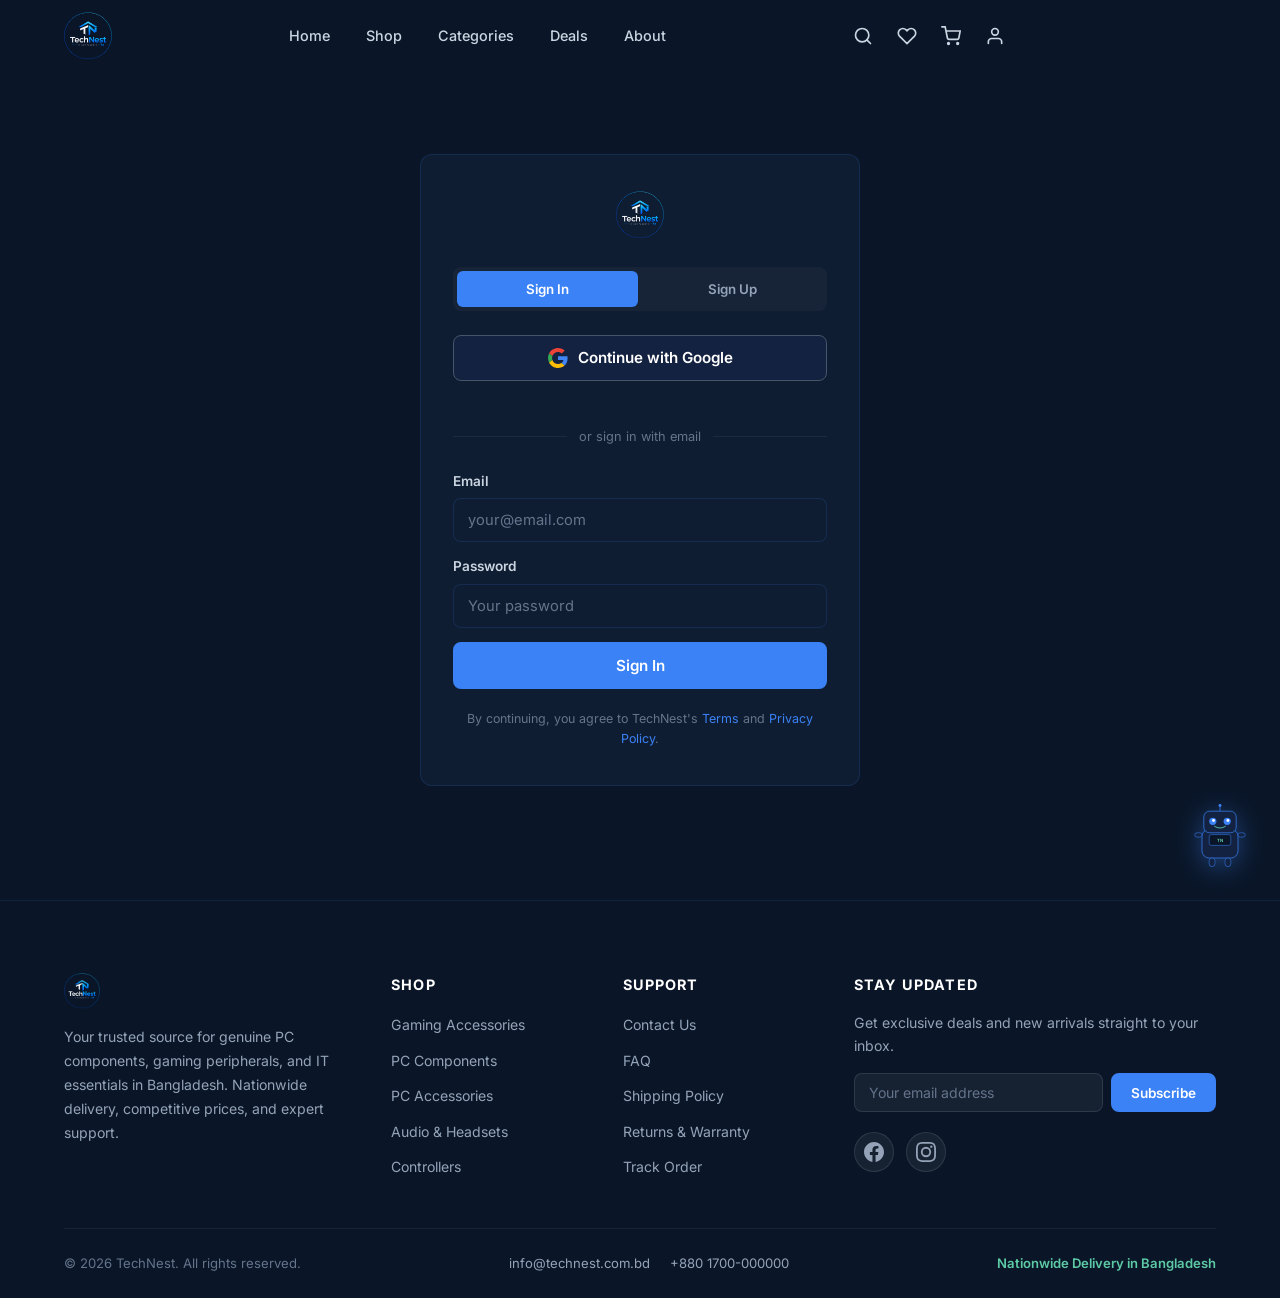
<file: profile.html>
<!DOCTYPE html>
<html lang="en">
<head>
    <meta charset="UTF-8">
    <meta name="viewport" content="width=device-width, initial-scale=1.0">
    <title>My Profile | TechNest Bangladesh</title>
    <meta name="description" content="Manage your TechNest profile, view order history, update personal information, and manage your wishlist.">
    <meta name="author" content="TechNest">
    <meta name="robots" content="noindex, nofollow">
    <link rel="canonical" href="https://www.technest.com.bd/profile.html">

    <!-- Open Graph -->
    <meta property="og:type" content="website">
    <meta property="og:title" content="My Profile | TechNest Bangladesh">
    <meta property="og:description" content="Manage your TechNest profile, view order history, and update settings.">
    <meta property="og:image" content="https://www.technest.com.bd/images/og-cover.jpg">
    <meta property="og:url" content="https://www.technest.com.bd/profile.html">
    <meta property="og:site_name" content="TechNest">
    <meta property="og:locale" content="en_BD">

    <!-- Favicon -->
    <link rel="icon" type="image/png" href="logo.png">

    <!-- Fonts -->
    <link rel="preconnect" href="https://fonts.googleapis.com">
    <link rel="preconnect" href="https://fonts.gstatic.com" crossorigin>
    <link href="https://fonts.googleapis.com/css2?family=Inter:wght@300;400;500;600;700;800;900&display=swap" rel="stylesheet">

    <!-- Google Identity Services -->
    <script src="https://accounts.google.com/gsi/client" async defer></script>

    <link rel="stylesheet" href="styles.css">
    <script src="data.js"></script>
    <script src="auth.js"></script>
</head>
<body>
    <!-- ========== STICKY NAVBAR ========== -->
    <header class="navbar" id="navbar">
        <nav class="navbar__inner container" aria-label="Main navigation">
            <a href="index.html" class="navbar__logo" aria-label="TechNest Home">
                <img src="logo.png" alt="TechNest" class="navbar__logo-img">
            </a>

            <ul class="navbar__links" id="navLinks">
                <li><a href="index.html" class="navbar__link">Home</a></li>
                <li><a href="shop.html" class="navbar__link">Shop</a></li>
                <li><a href="categories.html" class="navbar__link">Categories</a></li>
                <li><a href="deals.html" class="navbar__link">Deals</a></li>
                <li><a href="about.html" class="navbar__link">About</a></li>
            </ul>

            <div class="navbar__actions">
                <button class="navbar__icon-btn" aria-label="Search" onclick="TN.ui.openSearch()">
                    <svg width="20" height="20" viewBox="0 0 24 24" fill="none" stroke="currentColor" stroke-width="2" stroke-linecap="round"><circle cx="11" cy="11" r="8"/><path d="M21 21l-4.35-4.35"/></svg>
                </button>
                <button class="navbar__icon-btn" aria-label="Wishlist" onclick="TN.ui.openWishlist()">
                    <svg width="20" height="20" viewBox="0 0 24 24" fill="none" stroke="currentColor" stroke-width="2" stroke-linecap="round"><path d="M20.84 4.61a5.5 5.5 0 0 0-7.78 0L12 5.67l-1.06-1.06a5.5 5.5 0 0 0-7.78 7.78l1.06 1.06L12 21.23l7.78-7.78 1.06-1.06a5.5 5.5 0 0 0 0-7.78z"/></svg>
                    <span class="navbar__badge navbar__badge--wishlist" style="display:none">0</span>
                </button>
                <button class="navbar__icon-btn" aria-label="Cart" onclick="TN.ui.openCart()">
                    <svg width="20" height="20" viewBox="0 0 24 24" fill="none" stroke="currentColor" stroke-width="2" stroke-linecap="round"><circle cx="9" cy="21" r="1"/><circle cx="20" cy="21" r="1"/><path d="M1 1h4l2.68 13.39a2 2 0 0 0 2 1.61h9.72a2 2 0 0 0 2-1.61L23 6H6"/></svg>
                    <span class="navbar__badge navbar__badge--cart" style="display:none">0</span>
                </button>
                <a href="profile.html" class="navbar__icon-btn" aria-label="Account">
                    <svg width="20" height="20" viewBox="0 0 24 24" fill="none" stroke="currentColor" stroke-width="2" stroke-linecap="round"><path d="M20 21v-2a4 4 0 0 0-4-4H8a4 4 0 0 0-4 4v2"/><circle cx="12" cy="7" r="4"/></svg>
                </a>
                <button class="navbar__hamburger" id="hamburger" aria-label="Toggle menu" aria-expanded="false">
                    <span></span><span></span><span></span>
                </button>
            </div>
        </nav>
        <div class="navbar__mobile-menu" id="mobileMenu">
            <ul>
                <li><a href="index.html">Home</a></li>
                <li><a href="shop.html">Shop</a></li>
                <li><a href="categories.html">Categories</a></li>
                <li><a href="deals.html">Deals</a></li>
                <li><a href="about.html">About</a></li>
            </ul>
        </div>
    </header>

    <main>
        <!-- ========== PROFILE PAGE ========== -->
        <section class="profile-page">
            <div class="container profile-page__layout">
                <!-- Profile Sidebar -->
                <aside class="profile-sidebar">
                    <div class="profile-avatar user-avatar" style="width:100px;height:100px;font-size:2.5rem;margin:0 auto 16px">
                        <!-- Shows user initial or avatar image -->
                    </div>
                    <h2 class="user-name" style="text-align:center;margin-bottom:4px"></h2>
                    <p class="user-email" style="text-align:center;color:var(--gray-400);margin-bottom:20px;font-size:0.9rem"></p>
                    <nav class="profile-nav">
                        <button class="profile-nav__btn profile-nav__btn--active" data-section="profile-info">My Info</button>
                        <button class="profile-nav__btn" data-section="profile-orders">Order History</button>
                        <button class="profile-nav__btn" data-section="profile-wishlist">My Wishlist</button>
                        <button class="profile-nav__btn" data-section="profile-settings">Settings</button>
                        <button class="profile-nav__btn profile-nav__btn--danger" onclick="TN.auth.logout();window.location.href='index.html'">Sign Out</button>
                    </nav>
                </aside>
                
                <!-- Profile Content -->
                <div class="profile-content">
                    <!-- My Info Section -->
                    <div id="profile-info" class="profile-section profile-section--active">
                        <h2>Personal Information</h2>
                        <form id="profileForm" class="profile-form">
                            <div class="form-row">
                                <div class="form-group">
                                    <label>Full Name</label>
                                    <input type="text" id="profileName" placeholder="Your name">
                                </div>
                                <div class="form-group">
                                    <label>Email</label>
                                    <input type="email" id="profileEmail" placeholder="your@email.com" readonly style="opacity:0.6">
                                </div>
                            </div>
                            <div class="form-group">
                                <label>Phone</label>
                                <input type="tel" id="profilePhone" placeholder="+880 1XXX-XXXXXX">
                            </div>
                            <div class="form-group">
                                <label>Address</label>
                                <textarea id="profileAddress" rows="2" placeholder="Your delivery address"></textarea>
                            </div>
                            <button type="submit" class="btn btn--primary">Save Changes</button>
                        </form>
                    </div>
                    
                    <!-- Order History Section -->
                    <div id="profile-orders" class="profile-section">
                        <h2>Order History</h2>
                        <div id="orderHistory">
                            <p style="color:var(--gray-400);padding:40px 0;text-align:center">No orders yet. <a href="shop.html" style="color:var(--blue)">Start shopping!</a></p>
                        </div>
                    </div>
                    
                    <!-- Wishlist Section -->
                    <div id="profile-wishlist" class="profile-section">
                        <h2>My Wishlist</h2>
                        <div id="wishlistGrid" class="product-grid"></div>
                    </div>
                    
                    <!-- Settings Section -->
                    <div id="profile-settings" class="profile-section">
                        <h2>Account Settings</h2>
                        <div class="profile-settings-card">
                            <h3>Change Password</h3>
                            <form class="profile-form">
                                <div class="form-group">
                                    <label>Current Password</label>
                                    <input type="password" placeholder="Current password">
                                </div>
                                <div class="form-group">
                                    <label>New Password</label>
                                    <input type="password" placeholder="New password (min 6 chars)">
                                </div>
                                <button type="submit" class="btn btn--primary btn--sm">Update Password</button>
                            </form>
                        </div>
                        <div class="profile-settings-card" style="margin-top:20px">
                            <h3 style="color:var(--danger)">Danger Zone</h3>
                            <p style="font-size:0.9rem;color:var(--gray-400);margin-bottom:12px">Permanently delete your account and all associated data.</p>
                            <button class="btn btn--outline" style="border-color:var(--danger);color:var(--danger)" onclick="if(confirm('Are you sure? This cannot be undone.')){localStorage.clear();window.location.href='index.html'}">Delete Account</button>
                        </div>
                    </div>
                </div>
            </div>
        </section>
    </main>

    <!-- ========== FOOTER ========== -->
    <footer class="footer">
        <div class="container">
            <div class="footer__top">
                <div class="footer__brand">
                    <a href="index.html" class="footer__logo" aria-label="TechNest Home">
                        <img src="logo.png" alt="TechNest" style="height:36px">
                    </a>
                    <p class="footer__desc">Your trusted source for genuine PC components, gaming peripherals, and IT essentials in Bangladesh. Nationwide delivery, competitive prices, and expert support.</p>
                </div>
                <div class="footer__links-group">
                    <h4 class="footer__heading">Shop</h4>
                    <ul class="footer__links">
                        <li><a href="shop.html?cat=gaming">Gaming Accessories</a></li>
                        <li><a href="shop.html?cat=components">PC Components</a></li>
                        <li><a href="shop.html?cat=accessories">PC Accessories</a></li>
                        <li><a href="shop.html?cat=audio">Audio & Headsets</a></li>
                        <li><a href="shop.html?cat=controllers">Controllers</a></li>
                    </ul>
                </div>
                <div class="footer__links-group">
                    <h4 class="footer__heading">Support</h4>
                    <ul class="footer__links">
                        <li><a href="contact.html">Contact Us</a></li>
                        <li><a href="about.html">FAQ</a></li>
                        <li><a href="about.html">Shipping Policy</a></li>
                        <li><a href="about.html">Returns & Warranty</a></li>
                        <li><a href="contact.html">Track Order</a></li>
                    </ul>
                </div>
                <div class="footer__newsletter">
                    <h4 class="footer__heading">Stay Updated</h4>
                    <p class="footer__newsletter-text">Get exclusive deals and new arrivals straight to your inbox.</p>
                    <form class="footer__form" aria-label="Newsletter signup">
                        <input type="email" placeholder="Your email address" class="footer__input" aria-label="Email address" required>
                        <button type="submit" class="btn btn--primary btn--sm">Subscribe</button>
                    </form>
                    <div class="footer__social">
                        <a href="https://facebook.com/technestbd" aria-label="TechNest on Facebook" class="footer__social-link">
                            <svg width="20" height="20" viewBox="0 0 24 24" fill="currentColor"><path d="M24 12.073c0-6.627-5.373-12-12-12s-12 5.373-12 12c0 5.99 4.388 10.954 10.125 11.854v-8.385H7.078v-3.47h3.047V9.43c0-3.007 1.792-4.669 4.533-4.669 1.312 0 2.686.235 2.686.235v2.953H15.83c-1.491 0-1.956.925-1.956 1.874v2.25h3.328l-.532 3.47h-2.796v8.385C19.612 23.027 24 18.062 24 12.073z"/></svg>
                        </a>
                        <a href="https://instagram.com/technestbd" aria-label="TechNest on Instagram" class="footer__social-link">
                            <svg width="20" height="20" viewBox="0 0 24 24" fill="currentColor"><path d="M12 2.163c3.204 0 3.584.012 4.85.07 3.252.148 4.771 1.691 4.919 4.919.058 1.265.069 1.645.069 4.849 0 3.205-.012 3.584-.069 4.849-.149 3.225-1.664 4.771-4.919 4.919-1.266.058-1.644.07-4.85.07-3.204 0-3.584-.012-4.849-.07-3.26-.149-4.771-1.699-4.919-4.92-.058-1.265-.07-1.644-.07-4.849 0-3.204.013-3.583.07-4.849.149-3.227 1.664-4.771 4.919-4.919 1.266-.057 1.645-.069 4.849-.069zM12 0C8.741 0 8.333.014 7.053.072 2.695.272.273 2.69.073 7.052.014 8.333 0 8.741 0 12c0 3.259.014 3.668.072 4.948.2 4.358 2.618 6.78 6.98 6.98C8.333 23.986 8.741 24 12 24c3.259 0 3.668-.014 4.948-.072 4.354-.2 6.782-2.618 6.979-6.98.059-1.28.073-1.689.073-4.948 0-3.259-.014-3.667-.072-4.947-.196-4.354-2.617-6.78-6.979-6.98C15.668.014 15.259 0 12 0zm0 5.838a6.162 6.162 0 100 12.324 6.162 6.162 0 000-12.324zM12 16a4 4 0 110-8 4 4 0 010 8zm6.406-11.845a1.44 1.44 0 100 2.881 1.44 1.44 0 000-2.881z"/></svg>
                        </a>
                    </div>
                </div>
            </div>
            <div class="footer__bottom">
                <p class="footer__copy">&copy; 2026 TechNest. All rights reserved.</p>
                <div class="footer__contact">
                    <a href="mailto:info@technest.com.bd">info@technest.com.bd</a>
                    <a href="tel:+8801700000000">+880 1700-000000</a>
                </div>
                <p class="footer__delivery">Nationwide Delivery in Bangladesh</p>
            </div>
        </div>
    </footer>

    <script src="script.js"></script>
    <script>
    (function() {
        var user = TN.auth.getUser();
        if (!user) { window.location.href = 'login.html'; return; }

        var avatar = document.querySelector('.profile-avatar');
        var nameEl = document.querySelector('.user-name');
        var emailEl = document.querySelector('.user-email');
        var nameInput = document.getElementById('profileName');
        var emailInput = document.getElementById('profileEmail');
        var phoneInput = document.getElementById('profilePhone');
        var addressInput = document.getElementById('profileAddress');
        var profileForm = document.getElementById('profileForm');

        function updateAvatar() {
            var n = user.name || user.email || '';
            if (user.photo) {
                avatar.innerHTML = '<img src="' + user.photo + '" alt="Avatar" style="width:100%;height:100%;border-radius:50%;object-fit:cover">';
            } else {
                var initial = n.charAt(0).toUpperCase();
                avatar.textContent = initial;
            }
        }

        function populate() {
            nameEl.textContent = user.name || 'User';
            emailEl.textContent = user.email || '';
            nameInput.value = user.name || '';
            emailInput.value = user.email || '';
            phoneInput.value = user.phone || '';
            addressInput.value = user.address || '';
            updateAvatar();
        }

        profileForm.addEventListener('submit', function(e) {
            e.preventDefault();
            user.name = nameInput.value.trim();
            user.phone = phoneInput.value.trim();
            user.address = addressInput.value.trim();
            TN.auth.setUser(user);
            populate();
            alert('Profile updated successfully!');
        });

        document.querySelectorAll('.profile-nav__btn[data-section]').forEach(function(btn) {
            btn.addEventListener('click', function() {
                document.querySelectorAll('.profile-nav__btn').forEach(function(b) { b.classList.remove('profile-nav__btn--active'); });
                btn.classList.add('profile-nav__btn--active');
                document.querySelectorAll('.profile-section').forEach(function(s) { s.classList.remove('profile-section--active'); });
                var target = document.getElementById(btn.getAttribute('data-section'));
                if (target) target.classList.add('profile-section--active');
            });
        });

        var wishGrid = document.getElementById('wishlistGrid');
        if (TN.wishlist && TN.wishlist.getItems) {
            var items = TN.wishlist.getItems();
            if (items && items.length) {
                items.forEach(function(item) {
                    var card = document.createElement('div');
                    card.className = 'product-card';
                    card.innerHTML = '<div class="product-card__body"><span class="product-card__brand">' + (item.brand || '') + '</span><h3 class="product-card__name">' + (item.name || '') + '</h3><div class="product-card__pricing"><span class="product-card__price">' + (item.price || '') + '</span></div></div>';
                    wishGrid.appendChild(card);
                });
            } else {
                wishGrid.innerHTML = '<p style="color:var(--gray-400);padding:40px 0;text-align:center">Your wishlist is empty. <a href="shop.html" style="color:var(--blue)">Browse products!</a></p>';
            }
        }

        populate();
    })();
    </script>
<!-- Floating Mascot & Chat -->
<div class="mascot-float" id="mascotBtn" title="Chat with us!">
    <svg viewBox="0 0 200 200" xmlns="http://www.w3.org/2000/svg">
        <rect x="50" y="70" width="100" height="80" rx="20" fill="#132240" stroke="#3B82F6" stroke-width="2"/>
        <rect x="55" y="20" width="90" height="60" rx="16" fill="#132240" stroke="#3B82F6" stroke-width="2"/>
        <circle cx="80" cy="48" r="10" fill="#3B82F6"/>
        <circle cx="120" cy="48" r="10" fill="#3B82F6"/>
        <circle cx="82" cy="46" r="4" fill="#fff"/>
        <circle cx="122" cy="46" r="4" fill="#fff"/>
        <path d="M85 62 Q100 72 115 62" fill="none" stroke="#5DCAA5" stroke-width="2.5" stroke-linecap="round"/>
        <line x1="100" y1="20" x2="100" y2="6" stroke="#3B82F6" stroke-width="2"/>
        <circle cx="100" cy="4" r="4" fill="#3B82F6"/>
        <rect x="70" y="85" width="60" height="30" rx="6" fill="#0A1628" stroke="#3B82F6" stroke-width="1.5"/>
        <text x="100" y="105" text-anchor="middle" fill="#5DCAA5" font-size="12" font-family="Inter, sans-serif" font-weight="700">TN</text>
        <rect x="30" y="80" width="20" height="12" rx="6" fill="#132240" stroke="#3B82F6" stroke-width="1.5"/>
        <rect x="150" y="80" width="20" height="12" rx="6" fill="#132240" stroke="#3B82F6" stroke-width="1.5"/>
        <rect x="70" y="150" width="16" height="24" rx="8" fill="#132240" stroke="#3B82F6" stroke-width="1.5"/>
        <rect x="114" y="150" width="16" height="24" rx="8" fill="#132240" stroke="#3B82F6" stroke-width="1.5"/>
    </svg>
    <div class="mascot-float__tooltip">Chat with us!</div>
</div>

<!-- Chat Widget -->
<div class="chat-widget" id="chatWidget">
    <div class="chat-widget__header">
        <div class="chat-widget__header-avatar">
            <svg width="22" height="22" viewBox="0 0 200 200" xmlns="http://www.w3.org/2000/svg">
                <rect x="50" y="70" width="100" height="80" rx="20" fill="#132240" stroke="#3B82F6" stroke-width="2"/>
                <rect x="55" y="20" width="90" height="60" rx="16" fill="#132240" stroke="#3B82F6" stroke-width="2"/>
                <circle cx="80" cy="48" r="8" fill="#3B82F6"/><circle cx="120" cy="48" r="8" fill="#3B82F6"/>
                <circle cx="82" cy="46" r="3" fill="#fff"/><circle cx="122" cy="46" r="3" fill="#fff"/>
                <path d="M88 60 Q100 68 112 60" fill="none" stroke="#5DCAA5" stroke-width="2" stroke-linecap="round"/>
            </svg>
        </div>
        <div class="chat-widget__header-info">
            <h4>TechNest Bot</h4>
            <span>Online - typically replies instantly</span>
        </div>
        <button class="chat-widget__close" id="chatClose" aria-label="Close chat">&times;</button>
    </div>
    <div class="chat-widget__body" id="chatBody"></div>
    <div class="chat-widget__footer" id="chatFooter" style="display:none">
        <input type="text" class="chat-widget__input" id="chatInput" placeholder="Type your message..." autocomplete="off">
        <button class="chat-widget__send" id="chatSend" aria-label="Send message">
            <svg width="18" height="18" viewBox="0 0 24 24" fill="none" stroke="currentColor" stroke-width="2" stroke-linecap="round"><line x1="22" y1="2" x2="11" y2="13"/><polygon points="22 2 15 22 11 13 2 9 22 2"/></svg>
        </button>
    </div>
</div>
<script>
(function() {
    var KEY = 'technest_chats';
    var SESS = 'technest_chat_session';
    var email = null;
    var chatOpen = false;

    function getChats() { try { return JSON.parse(localStorage.getItem(KEY)) || []; } catch(e) { return []; } }
    function saveChats(c) { localStorage.setItem(KEY, JSON.stringify(c)); }
    function getSession() { try { return JSON.parse(localStorage.getItem(SESS)); } catch(e) { return null; } }
    function setSession(s) { localStorage.setItem(SESS, JSON.stringify(s)); }

    function getBotReply(input) {
        var m = input.toLowerCase().trim();
        if (/^(hi|hello|hey|assalam|salam)\b/.test(m)) return "Hello! Welcome to TechNest \u{1F44B} I'm here to help with product info, orders, shipping, and more. What can I help you with?";
        if (/thank|shukriya|dhonnobad/.test(m)) return "You're welcome! \u{1F60A} Is there anything else?";
        if (/bye|goodbye|tata/.test(m)) return "Goodbye! Have a great day! \u{1F44B}";
        if (/who are you|what are you|your name/.test(m)) return "I'm TechNest Bot \u{1F916}, your virtual assistant! I help with products, orders, shipping, and more.";
        if (/ship|deliver|delivery|courier/.test(m)) return "Nationwide delivery across Bangladesh! \u{1F4E6}\n\n\u2022 Dhaka: 1-2 days\n\u2022 Outside Dhaka: 2-4 days\n\u2022 Remote: 3-5 days\n\nFree shipping on orders over \u09F33,000!";
        if (/pay|payment|bkash|nagad|card|cash|cod/.test(m)) return "We accept \u{1F4B3}:\n\u2022 bKash\n\u2022 Nagad\n\u2022 VISA / Mastercard\n\u2022 Cash on Delivery\n\nAll payments are secure!";
        if (/return|refund|warranty|replace|exchange/.test(m)) return "Return policy \u{1F504}:\n\u2022 7-day returns for unused items\n\u2022 Manufacturer warranty\n\u2022 Free returns for defects\n\u2022 Refund in 5-7 days";
        if (/offer|discount|deal|sale|coupon/.test(m)) return "Current deals \u{1F525}:\n\u2022 Up to 40% off gaming gear\n\u2022 Bundle deals on components\n\u2022 Free shipping over \u09F33,000\n\nCheck our Deals page!";
        if (/order|track|status/.test(m)) return "Track your order \u{1F4CD}:\n1. Log in to TechNest\n2. Go to Profile \u2192 My Orders\n3. Click order for status\n\nOr email support@technest.com.bd";
        if (/mouse|keyboard|headset|headphone|controller|monitor/.test(m)) return "Popular picks \u{1F5A5}:\n\u2022 Razer DeathAdder V3 - \u09F36,490\n\u2022 Corsair K70 RGB - \u09F37,190\n\u2022 Logitech G PRO X - \u09F38,990\n\nTell me your budget!";
        if (/cheap|budget|affordable|best price/.test(m)) return "Budget picks \u{1F4B0}:\n\u2022 Havit MS1036 Mouse - \u09F3890\n\u2022 HAVIT Headphone - \u09F32,490\n\u2022 DeepCool AK400 - \u09F32,190\n\nAll with warranty!";
        if (/gaming|game|player|pc build|setup/.test(m)) return "Level up! \u{1F3AE}\n\u2022 Gaming mice, keyboards, headsets\n\u2022 Controllers (Xbox, PS, 8BitDo)\n\u2022 PC components for builds\n\nWhat are you building?";
        if (/price|how much|koto|taka|cost/.test(m)) return "Products range from \u09F3890 to \u09F317,990+! \u{1F4B2}\n\nWhich product interest you?";
        if (/warranty|guarantee/.test(m)) return "All products have warranty! \u{1F6E1}\n\u2022 Peripherals: 1-2 years\n\u2022 Components: 2-3 years\n\u2022 Processors: 3 years";
        return "Thanks! \u{1F4AC}\n\nI can help with:\n\u2022 Products & recommendations\n\u2022 Order tracking\n\u2022 Shipping\n\u2022 Payments\n\u2022 Returns & warranty\n\nWhat would you like to know?";
    }

    function render() {
        var body = document.getElementById('chatBody');
        var footer = document.getElementById('chatFooter');
        var session = getSession();

        if (!session) {
            email = null;
            footer.style.display = 'none';
            body.innerHTML = '<div class="chat-gate"><div class="chat-gate__icon"><svg width="28" height="28" viewBox="0 0 24 24" fill="none" stroke="#3B82F6" stroke-width="2" stroke-linecap="round"><path d="M21 15a2 2 0 0 1-2 2H7l-4 4V5a2 2 0 0 1 2-2h14a2 2 0 0 1 2 2z"/></svg></div><h3>Welcome to TechNest!</h3><p>Enter your email to start chatting.</p><div class="chat-gate__form"><input type="email" class="chat-gate__input" id="chatEmailInput" placeholder="your@email.com"><button class="chat-gate__btn" id="chatStartBtn">Start Chat</button></div></div>';
            document.getElementById('chatStartBtn').onclick = function() {
                var em = document.getElementById('chatEmailInput').value.trim();
                if (!em || !/^[^\s@]+@[^\s@]+\.[^\s@]+$/.test(em)) {
                    document.getElementById('chatEmailInput').style.borderColor = '#ef4444';
                    return;
                }
                email = em;
                setSession({ email: em, name: em.split('@')[0] });
                var chats = getChats();
                if (!chats.find(function(c){return c.email===em;})) {
                    chats.unshift({ email: em, name: em.split('@')[0], messages: [], started: new Date().toISOString() });
                    saveChats(chats);
                }
                render();
            };
            document.getElementById('chatEmailInput').onkeydown = function(e) { if (e.key==='Enter') document.getElementById('chatStartBtn').click(); };
            return;
        }

        email = session.email;
        footer.style.display = 'flex';
        var chats = getChats();
        var chat = chats.find(function(c){return c.email===email;});
        if (!chat) {
            chats.unshift({ email: email, name: session.name, messages: [], started: new Date().toISOString() });
            saveChats(chats);
            chat = chats[0];
        }

        body.innerHTML = '';
        if (chat.messages.length === 0) {
            body.innerHTML = '<div class="chat-msg chat-msg--bot">Hello ' + esc(session.name) + '! \u{1F44B} I\'m TechNest Bot. Ask me about products, orders, shipping, payments, or anything else!</div>';
        } else {
            chat.messages.forEach(function(msg) {
                var d = document.createElement('div');
                d.className = 'chat-msg chat-msg--' + msg.sender;
                var t = new Date(msg.time);
                var ts = (t.getHours()<10?'0':'')+t.getHours()+':'+(t.getMinutes()<10?'0':'')+t.getMinutes();
                d.innerHTML = esc(msg.text) + '<div class="chat-msg__time">' + ts + '</div>';
                body.appendChild(d);
            });
        }
        body.scrollTop = body.scrollHeight;
    }

    function send() {
        var input = document.getElementById('chatInput');
        var text = input.value.trim();
        if (!text || !email) return;
        input.value = '';

        var chats = getChats();
        var chat = chats.find(function(c){return c.email===email;});
        if (!chat) return;

        chat.messages.push({ id: Date.now(), sender: 'user', text: text, time: new Date().toISOString() });
        saveChats(chats);
        render();

        var body = document.getElementById('chatBody');
        var typing = document.createElement('div');
        typing.className = 'chat-typing';
        typing.id = 'typingIndicator';
        typing.innerHTML = '<span></span><span></span><span></span>';
        body.appendChild(typing);
        body.scrollTop = body.scrollHeight;

        var reply = getBotReply(text);
        setTimeout(function() {
            var fresh = getChats();
            var c = fresh.find(function(ch){return ch.email===email;});
            if (c) {
                c.messages.push({ id: Date.now()+1, sender: 'bot', text: reply, time: new Date().toISOString() });
                saveChats(fresh);
            }
            var ti = document.getElementById('typingIndicator');
            if (ti) ti.remove();
            render();
        }, 800 + Math.random() * 600);
    }

    function esc(s) { var d = document.createElement('div'); d.appendChild(document.createTextNode(s||'')); return d.innerHTML; }

    function init() {
        var btn = document.getElementById('mascotBtn');
        var widget = document.getElementById('chatWidget');
        var close = document.getElementById('chatClose');
        var sendBtn = document.getElementById('chatSend');
        var input = document.getElementById('chatInput');
        if (!btn || !widget) { setTimeout(init, 100); return; }

        btn.onclick = function() {
            chatOpen = !chatOpen;
            widget.classList.toggle('open', chatOpen);
            if (chatOpen) { render(); setTimeout(function(){input.focus();},100); }
        };
        close.onclick = function() { chatOpen = false; widget.classList.remove('open'); };
        sendBtn.onclick = send;
        input.onkeydown = function(e) { if (e.key==='Enter') send(); };
    }

    if (document.readyState==='loading') document.addEventListener('DOMContentLoaded', init); else init();
})();
</script>
</body>
</html>
</file>
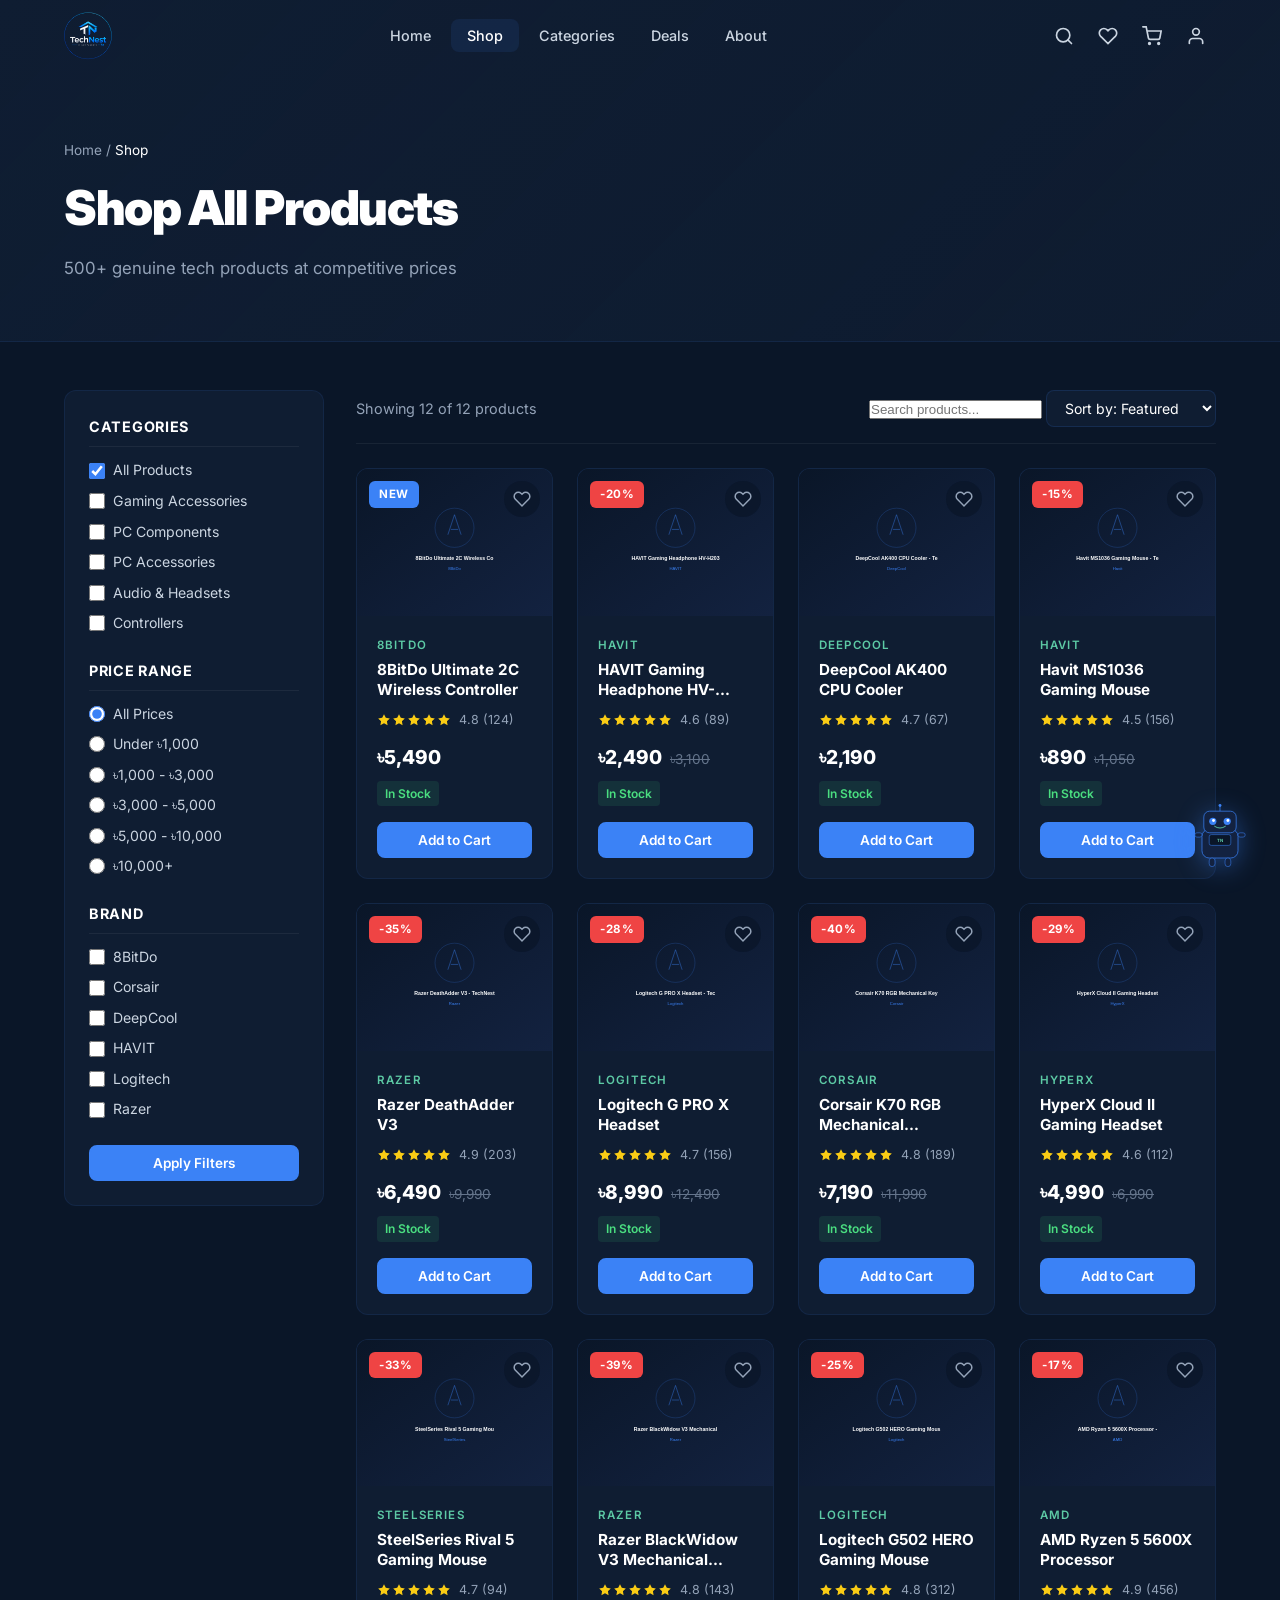
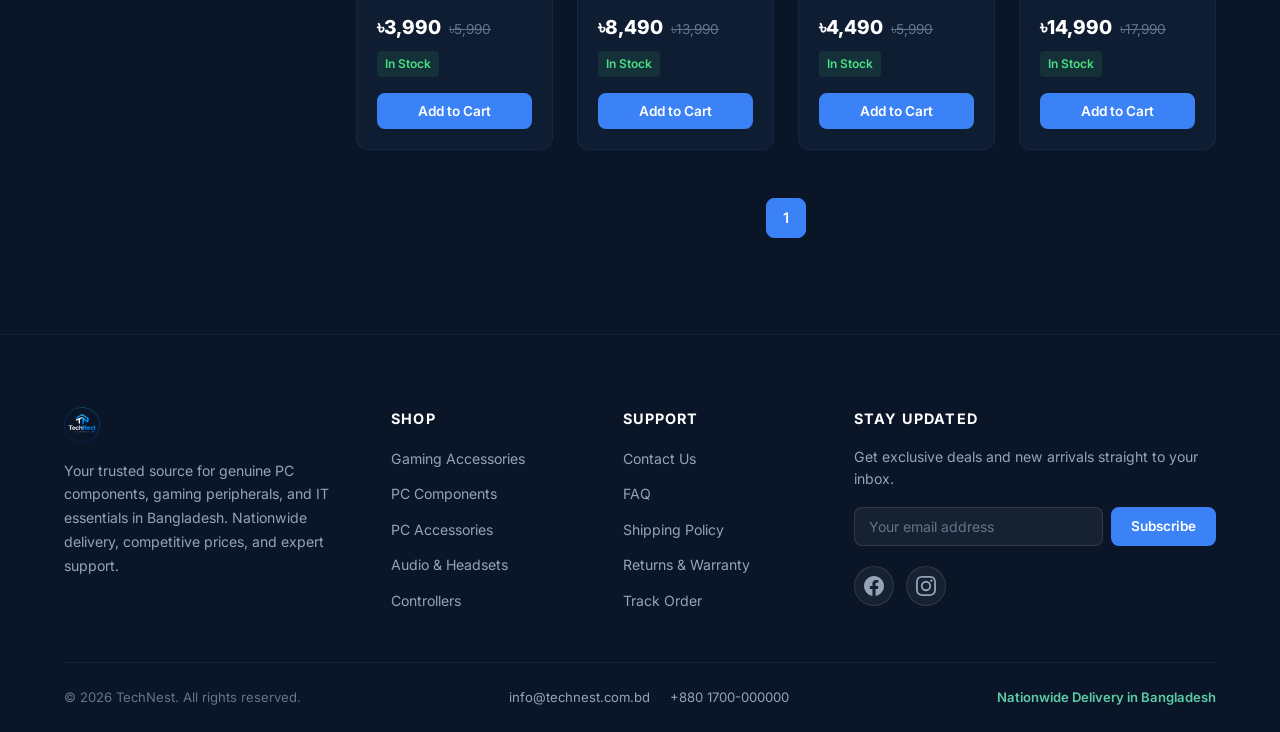
<file: shop.html>
<!DOCTYPE html>
<html lang="en">
<head>
    <meta charset="UTF-8">
    <meta name="viewport" content="width=device-width, initial-scale=1.0">
    <title>Shop All Products | TechNest Bangladesh</title>
    <meta name="description" content="Browse 500+ genuine PC components, gaming peripherals, and IT accessories at TechNest. Shop by category, filter by price, and find the best deals in Bangladesh.">
    <meta name="keywords" content="shop PC components Bangladesh, gaming peripherals, IT accessories, computer parts online, TechNest shop">
    <meta name="author" content="TechNest">
    <meta name="robots" content="index, follow">
    <link rel="canonical" href="https://www.technest.com.bd/shop">

    <!-- Open Graph -->
    <meta property="og:type" content="website">
    <meta property="og:title" content="Shop All Products | TechNest Bangladesh">
    <meta property="og:description" content="Browse 500+ genuine PC components, gaming peripherals, and IT accessories at TechNest. Shop by category, filter by price, and find the best deals in Bangladesh.">
    <meta property="og:image" content="https://www.technest.com.bd/images/og-cover.jpg">
    <meta property="og:url" content="https://www.technest.com.bd/shop">
    <meta property="og:site_name" content="TechNest">
    <meta property="og:locale" content="en_BD">

    <!-- Twitter Card -->
    <meta name="twitter:card" content="summary_large_image">
    <meta name="twitter:title" content="Shop All Products | TechNest Bangladesh">
    <meta name="twitter:description" content="Browse 500+ genuine PC components, gaming peripherals, and IT accessories at TechNest.">
    <meta name="twitter:image" content="https://www.technest.com.bd/images/og-cover.jpg">

    <!-- Favicon -->
    <link rel="icon" type="image/png" href="logo.png">

    <!-- Fonts -->
    <link rel="preconnect" href="https://fonts.googleapis.com">
    <link rel="preconnect" href="https://fonts.gstatic.com" crossorigin>
    <link href="https://fonts.googleapis.com/css2?family=Inter:wght@300;400;500;600;700;800;900&display=swap" rel="stylesheet">

    <!-- Structured Data: Organization -->
    <script type="application/ld+json">
    {
        "@context": "https://schema.org",
        "@type": "Organization",
        "name": "TechNest",
        "url": "https://www.technest.com.bd",
        "logo": "https://www.technest.com.bd/images/logo.png",
        "description": "TechNest is a premium technology and gaming store in Bangladesh selling genuine PC components, gaming peripherals, and IT essentials.",
        "address": {
            "@type": "PostalAddress",
            "addressCountry": "BD"
        },
        "areaServed": {
            "@type": "Country",
            "name": "Bangladesh"
        },
        "sameAs": [
            "https://www.facebook.com/technestbd",
            "https://www.instagram.com/technestbd"
        ]
    }
    </script>

    <!-- Structured Data: BreadcrumbList -->
    <script type="application/ld+json">
    {
        "@context": "https://schema.org",
        "@type": "BreadcrumbList",
        "itemListElement": [
            { "@type": "ListItem", "position": 1, "name": "Home", "item": "https://www.technest.com.bd/" },
            { "@type": "ListItem", "position": 2, "name": "Shop", "item": "https://www.technest.com.bd/shop" }
        ]
    }
    </script>

    <link rel="stylesheet" href="styles.css">
</head>
<body>
    <!-- ========== STICKY NAVBAR ========== -->
    <header class="navbar" id="navbar">
        <nav class="navbar__inner container" aria-label="Main navigation">
            <a href="index.html" class="navbar__logo" aria-label="TechNest Home">
                <img src="logo.png" alt="TechNest" class="navbar__logo-img">
            </a>

            <ul class="navbar__links" id="navLinks">
                <li><a href="index.html" class="navbar__link">Home</a></li>
                <li><a href="shop.html" class="navbar__link navbar__link--active">Shop</a></li>
                <li><a href="categories.html" class="navbar__link">Categories</a></li>
                <li><a href="deals.html" class="navbar__link">Deals</a></li>
                <li><a href="about.html" class="navbar__link">About</a></li>
            </ul>

            <div class="navbar__actions">
                <button class="navbar__icon-btn" aria-label="Search" onclick="TN.ui.openSearch()">
                    <svg width="20" height="20" viewBox="0 0 24 24" fill="none" stroke="currentColor" stroke-width="2" stroke-linecap="round"><circle cx="11" cy="11" r="8"/><path d="M21 21l-4.35-4.35"/></svg>
                </button>
                <button class="navbar__icon-btn" aria-label="Wishlist" onclick="TN.ui.openWishlist()">
                    <svg width="20" height="20" viewBox="0 0 24 24" fill="none" stroke="currentColor" stroke-width="2" stroke-linecap="round"><path d="M20.84 4.61a5.5 5.5 0 0 0-7.78 0L12 5.67l-1.06-1.06a5.5 5.5 0 0 0-7.78 7.78l1.06 1.06L12 21.23l7.78-7.78 1.06-1.06a5.5 5.5 0 0 0 0-7.78z"/></svg>
                    <span class="navbar__badge navbar__badge--wishlist" style="display:none">0</span>
                </button>
                <button class="navbar__icon-btn" aria-label="Cart" onclick="TN.ui.openCart()">
                    <svg width="20" height="20" viewBox="0 0 24 24" fill="none" stroke="currentColor" stroke-width="2" stroke-linecap="round"><circle cx="9" cy="21" r="1"/><circle cx="20" cy="21" r="1"/><path d="M1 1h4l2.68 13.39a2 2 0 0 0 2 1.61h9.72a2 2 0 0 0 2-1.61L23 6H6"/></svg>
                    <span class="navbar__badge navbar__badge--cart" style="display:none">0</span>
                </button>
                <a href="profile.html" class="navbar__icon-btn" aria-label="Account">
                    <svg width="20" height="20" viewBox="0 0 24 24" fill="none" stroke="currentColor" stroke-width="2" stroke-linecap="round"><path d="M20 21v-2a4 4 0 0 0-4-4H8a4 4 0 0 0-4 4v2"/><circle cx="12" cy="7" r="4"/></svg>
                </a>
                <button class="navbar__hamburger" id="hamburger" aria-label="Toggle menu" aria-expanded="false">
                    <span></span><span></span><span></span>
                </button>
            </div>
        </nav>
        <div class="navbar__mobile-menu" id="mobileMenu">
            <ul>
                <li><a href="index.html">Home</a></li>
                <li><a href="shop.html">Shop</a></li>
                <li><a href="categories.html">Categories</a></li>
                <li><a href="deals.html">Deals</a></li>
                <li><a href="about.html">About</a></li>
            </ul>
        </div>
    </header>

    <main>
        <!-- ========== PAGE BANNER ========== -->
        <section class="page-banner">
            <div class="container">
                <nav class="breadcrumb" aria-label="Breadcrumb">
                    <a href="index.html">Home</a> / <span>Shop</span>
                </nav>
                <h1 class="page-banner__title">Shop All Products</h1>
                <p class="page-banner__sub">500+ genuine tech products at competitive prices</p>
            </div>
        </section>

        <!-- ========== SHOP LAYOUT ========== -->
        <section class="shop">
            <div class="container shop__layout">
                <!-- Sidebar -->
                <aside class="shop__sidebar">
                    <div class="filter-group">
                        <h3 class="filter-group__title">Categories</h3>
                        <ul class="filter-group__list" id="categoryFilters">
                            <li><label class="filter-check"><input type="checkbox" checked data-cat="all"> All Products</label></li>
                            <li><label class="filter-check"><input type="checkbox" data-cat="gaming"> Gaming Accessories</label></li>
                            <li><label class="filter-check"><input type="checkbox" data-cat="components"> PC Components</label></li>
                            <li><label class="filter-check"><input type="checkbox" data-cat="accessories"> PC Accessories</label></li>
                            <li><label class="filter-check"><input type="checkbox" data-cat="audio"> Audio & Headsets</label></li>
                            <li><label class="filter-check"><input type="checkbox" data-cat="controllers"> Controllers</label></li>
                        </ul>
                    </div>
                    <div class="filter-group">
                        <h3 class="filter-group__title">Price Range</h3>
                        <ul class="filter-group__list" id="priceFilters">
                            <li><label class="filter-check"><input type="radio" name="price" checked data-min="0" data-max="0"> All Prices</label></li>
                            <li><label class="filter-check"><input type="radio" name="price" data-min="0" data-max="1000"> Under ৳1,000</label></li>
                            <li><label class="filter-check"><input type="radio" name="price" data-min="1000" data-max="3000"> ৳1,000 - ৳3,000</label></li>
                            <li><label class="filter-check"><input type="radio" name="price" data-min="3000" data-max="5000"> ৳3,000 - ৳5,000</label></li>
                            <li><label class="filter-check"><input type="radio" name="price" data-min="5000" data-max="10000"> ৳5,000 - ৳10,000</label></li>
                            <li><label class="filter-check"><input type="radio" name="price" data-min="10000" data-max="999999"> ৳10,000+</label></li>
                        </ul>
                    </div>
                    <div class="filter-group">
                        <h3 class="filter-group__title">Brand</h3>
                        <ul class="filter-group__list" id="brandFilters">
                            <li><label class="filter-check"><input type="checkbox" data-brand="8BitDo"> 8BitDo</label></li>
                            <li><label class="filter-check"><input type="checkbox" data-brand="Corsair"> Corsair</label></li>
                            <li><label class="filter-check"><input type="checkbox" data-brand="DeepCool"> DeepCool</label></li>
                            <li><label class="filter-check"><input type="checkbox" data-brand="HAVIT"> HAVIT</label></li>
                            <li><label class="filter-check"><input type="checkbox" data-brand="Logitech"> Logitech</label></li>
                            <li><label class="filter-check"><input type="checkbox" data-brand="Razer"> Razer</label></li>
                        </ul>
                    </div>
                    <button class="btn btn--primary btn--sm" style="width:100%" id="applyFiltersBtn">Apply Filters</button>
                </aside>

                <!-- Product Grid -->
                <div class="shop__main">
                    <div class="shop__toolbar">
                        <span class="shop__count" id="shopCount">Showing 0 of 0 products</span>
                        <div class="shop__toolbar-actions">
                            <input type="text" id="shopSearchInput" class="shop__search-input" placeholder="Search products..." aria-label="Search products">
                            <select class="shop__sort" id="shopSort" aria-label="Sort products">
                                <option value="featured">Sort by: Featured</option>
                                <option value="price-low">Price: Low to High</option>
                                <option value="price-high">Price: High to Low</option>
                                <option value="newest">Newest First</option>
                                <option value="rating">Best Rating</option>
                            </select>
                        </div>
                    </div>
                    <div class="product-grid" id="shopProductGrid"></div>
                    <div class="shop__pagination" id="shopPagination"></div>
                </div>
            </div>
        </section>
    </main>

    <!-- ========== FOOTER ========== -->
    <footer class="footer">
        <div class="container">
            <div class="footer__top">
                <div class="footer__brand">
                    <a href="index.html" class="footer__logo" aria-label="TechNest Home">
                        <img src="logo.png" alt="TechNest" style="height:36px">
                    </a>
                    <p class="footer__desc">Your trusted source for genuine PC components, gaming peripherals, and IT essentials in Bangladesh. Nationwide delivery, competitive prices, and expert support.</p>
                </div>
                <div class="footer__links-group">
                    <h4 class="footer__heading">Shop</h4>
                    <ul class="footer__links">
                        <li><a href="shop.html?cat=gaming">Gaming Accessories</a></li>
                        <li><a href="shop.html?cat=components">PC Components</a></li>
                        <li><a href="shop.html?cat=accessories">PC Accessories</a></li>
                        <li><a href="shop.html?cat=audio">Audio & Headsets</a></li>
                        <li><a href="shop.html?cat=controllers">Controllers</a></li>
                    </ul>
                </div>
                <div class="footer__links-group">
                    <h4 class="footer__heading">Support</h4>
                    <ul class="footer__links">
                        <li><a href="contact.html">Contact Us</a></li>
                        <li><a href="about.html">FAQ</a></li>
                        <li><a href="about.html">Shipping Policy</a></li>
                        <li><a href="about.html">Returns & Warranty</a></li>
                        <li><a href="contact.html">Track Order</a></li>
                    </ul>
                </div>
                <div class="footer__newsletter">
                    <h4 class="footer__heading">Stay Updated</h4>
                    <p class="footer__newsletter-text">Get exclusive deals and new arrivals straight to your inbox.</p>
                    <form class="footer__form" aria-label="Newsletter signup">
                        <input type="email" placeholder="Your email address" class="footer__input" aria-label="Email address" required>
                        <button type="submit" class="btn btn--primary btn--sm">Subscribe</button>
                    </form>
                    <div class="footer__social">
                        <a href="https://facebook.com/technestbd" aria-label="TechNest on Facebook" class="footer__social-link">
                            <svg width="20" height="20" viewBox="0 0 24 24" fill="currentColor"><path d="M24 12.073c0-6.627-5.373-12-12-12s-12 5.373-12 12c0 5.99 4.388 10.954 10.125 11.854v-8.385H7.078v-3.47h3.047V9.43c0-3.007 1.792-4.669 4.533-4.669 1.312 0 2.686.235 2.686.235v2.953H15.83c-1.491 0-1.956.925-1.956 1.874v2.25h3.328l-.532 3.47h-2.796v8.385C19.612 23.027 24 18.062 24 12.073z"/></svg>
                        </a>
                        <a href="https://instagram.com/technestbd" aria-label="TechNest on Instagram" class="footer__social-link">
                            <svg width="20" height="20" viewBox="0 0 24 24" fill="currentColor"><path d="M12 2.163c3.204 0 3.584.012 4.85.07 3.252.148 4.771 1.691 4.919 4.919.058 1.265.069 1.645.069 4.849 0 3.205-.012 3.584-.069 4.849-.149 3.225-1.664 4.771-4.919 4.919-1.266.058-1.644.07-4.85.07-3.204 0-3.584-.012-4.849-.07-3.26-.149-4.771-1.699-4.919-4.92-.058-1.265-.07-1.644-.07-4.849 0-3.204.013-3.583.07-4.849.149-3.227 1.664-4.771 4.919-4.919 1.266-.057 1.645-.069 4.849-.069zM12 0C8.741 0 8.333.014 7.053.072 2.695.272.273 2.69.073 7.052.014 8.333 0 8.741 0 12c0 3.259.014 3.668.072 4.948.2 4.358 2.618 6.78 6.98 6.98C8.333 23.986 8.741 24 12 24c3.259 0 3.668-.014 4.948-.072 4.354-.2 6.782-2.618 6.979-6.98.059-1.28.073-1.689.073-4.948 0-3.259-.014-3.667-.072-4.947-.196-4.354-2.617-6.78-6.979-6.98C15.668.014 15.259 0 12 0zm0 5.838a6.162 6.162 0 100 12.324 6.162 6.162 0 000-12.324zM12 16a4 4 0 110-8 4 4 0 010 8zm6.406-11.845a1.44 1.44 0 100 2.881 1.44 1.44 0 000-2.881z"/></svg>
                        </a>
                    </div>
                </div>
            </div>
            <div class="footer__bottom">
                <p class="footer__copy">&copy; 2026 TechNest. All rights reserved.</p>
                <div class="footer__contact">
                    <a href="mailto:info@technest.com.bd">info@technest.com.bd</a>
                    <a href="tel:+8801700000000">+880 1700-000000</a>
                </div>
                <p class="footer__delivery">Nationwide Delivery in Bangladesh</p>
            </div>
        </div>
    </footer>

    <script src="data.js"></script>
    <script src="auth.js"></script>
    <script src="script.js"></script>
    <script>
    (function() {
        'use strict';

        var PER_PAGE = 12;
        var currentPage = 1;
        var currentProducts = [];
        var searchQuery = '';

        var grid = document.getElementById('shopProductGrid');
        var countEl = document.getElementById('shopCount');
        var sortEl = document.getElementById('shopSort');
        var paginationEl = document.getElementById('shopPagination');
        var searchInput = document.getElementById('shopSearchInput');
        var applyBtn = document.getElementById('applyFiltersBtn');

        var placeholderImg = "data:image/svg+xml,%3Csvg xmlns='http://www.w3.org/2000/svg' viewBox='0 0 400 300'%3E%3Crect fill='%230f1d32' width='400' height='300'/%3E%3Ctext x='200' y='150' fill='%233B82F6' font-size='14' text-anchor='middle' font-family='sans-serif'%3EImage Unavailable%3C/text%3E%3C/svg%3E";

        /* --- URL Params --- */
        var urlParams = new URLSearchParams(window.location.search);
        var paramCat = urlParams.get('cat') || '';
        var paramQ = urlParams.get('q') || '';

        /* --- Init filters from URL --- */
        if (paramCat) {
            var catCheckboxes = document.querySelectorAll('#categoryFilters input[data-cat]');
            catCheckboxes.forEach(function(cb) {
                cb.checked = (cb.getAttribute('data-cat') === paramCat);
            });
        }
        if (paramQ) {
            searchQuery = paramQ;
            if (searchInput) searchInput.value = paramQ;
        }

        /* --- Read current filter state --- */
        function getFilters() {
            var cats = [];
            document.querySelectorAll('#categoryFilters input[data-cat]').forEach(function(cb) {
                if (cb.checked && cb.getAttribute('data-cat') !== 'all') {
                    cats.push(cb.getAttribute('data-cat'));
                }
            });

            var priceMin = 0, priceMax = 0;
            document.querySelectorAll('#priceFilters input[type="radio"]').forEach(function(r) {
                if (r.checked) {
                    priceMin = parseInt(r.getAttribute('data-min')) || 0;
                    priceMax = parseInt(r.getAttribute('data-max')) || 0;
                }
            });

            var brands = [];
            document.querySelectorAll('#brandFilters input[data-brand]').forEach(function(cb) {
                if (cb.checked) brands.push(cb.getAttribute('data-brand'));
            });

            return { cats: cats, priceMin: priceMin, priceMax: priceMax, brands: brands };
        }

        /* --- Build star SVGs --- */
        function buildStars(rating) {
            var full = Math.floor(rating);
            var half = rating % 1 >= 0.5 ? 1 : 0;
            var empty = 5 - full - half;
            var svg = '<svg width="14" height="14" viewBox="0 0 24 24" fill="#facc15"><path d="M12 2l3.09 6.26L22 9.27l-5 4.87 1.18 6.88L12 17.77l-6.18 3.25L7 14.14 2 9.27l6.91-1.01L12 2z"/></svg>';
            var emptySvg = '<svg width="14" height="14" viewBox="0 0 24 24" fill="none" stroke="#facc15" stroke-width="1"><path d="M12 2l3.09 6.26L22 9.27l-5 4.87 1.18 6.88L12 17.77l-6.18 3.25L7 14.14 2 9.27l6.91-1.01L12 2z"/></svg>';
            return svg.repeat(full) + (half ? svg : '') + emptySvg.repeat(empty);
        }

        /* --- Render product card --- */
        function renderCard(p) {
            var hasWishlist = TN.wishlist.has(p.id);
            var badgeHtml = p.badge
                ? '<div class="product-card__badge' + (p.badge.startsWith('-') ? ' product-card__badge--sale' : '') + '">' + p.badge + '</div>'
                : '';
            var origPriceHtml = p.originalPrice
                ? '<span class="product-card__original-price">\u09F3' + p.originalPrice.toLocaleString() + '</span>'
                : '';

            return '<article class="product-card">'
                + badgeHtml
                + '<button class="product-card__wishlist" data-wishlist-id="' + p.id + '" onclick="TN.toggleWishlist(' + p.id + ',this)" aria-label="Add to wishlist">'
                + '<svg width="18" height="18" viewBox="0 0 24 24" fill="' + (hasWishlist ? '#ef4444' : 'none') + '" stroke="currentColor" stroke-width="2"><path d="M20.84 4.61a5.5 5.5 0 0 0-7.78 0L12 5.67l-1.06-1.06a5.5 5.5 0 0 0-7.78 7.78l1.06 1.06L12 21.23l7.78-7.78 1.06-1.06a5.5 5.5 0 0 0 0-7.78z"/></svg>'
                + '</button>'
                + '<a href="product.html?id=' + p.id + '" class="product-card__image">'
                + '<img src="' + (p.image || placeholderImg) + '" alt="' + p.name + ' - TechNest Bangladesh" loading="lazy" width="400" height="300" onerror="this.src=\'' + placeholderImg + '\'">'
                + '</a>'
                + '<div class="product-card__body">'
                + '<span class="product-card__brand">' + p.brand + '</span>'
                + '<h3 class="product-card__name"><a href="product.html?id=' + p.id + '">' + p.name + '</a></h3>'
                + '<div class="product-card__rating">'
                + '<div class="stars">' + buildStars(p.rating) + '</div>'
                + '<span class="product-card__rating-text">' + p.rating + ' (' + p.reviews + ')</span>'
                + '</div>'
                + '<div class="product-card__pricing">'
                + '<span class="product-card__price">\u09F3' + p.price.toLocaleString() + '</span>'
                + origPriceHtml
                + '</div>'
                + '<span class="product-card__stock product-card__stock--' + p.stock + '">' + (p.stock === 'in' ? 'In Stock' : 'Out of Stock') + '</span>'
                + '<button class="btn btn--primary btn--sm product-card__cta" onclick="TN.addToCart(' + p.id + ')"' + (p.stock === 'out' ? ' disabled' : '') + '>Add to Cart</button>'
                + '</div>'
                + '</article>';
        }

        /* --- Render pagination --- */
        function renderPagination(totalPages) {
            var html = '';
            for (var i = 1; i <= totalPages; i++) {
                html += '<button class="pagination__btn' + (i === currentPage ? ' pagination__btn--active' : '') + '" data-page="' + i + '">' + i + '</button>';
            }
            if (totalPages > 1) {
                html += '<button class="pagination__btn pagination__btn--next" data-page="next">Next &rarr;</button>';
            }
            paginationEl.innerHTML = html;

            paginationEl.querySelectorAll('.pagination__btn').forEach(function(btn) {
                btn.addEventListener('click', function() {
                    var pg = btn.getAttribute('data-page');
                    if (pg === 'next') {
                        if (currentPage < totalPages) currentPage++;
                    } else {
                        currentPage = parseInt(pg);
                    }
                    renderProducts();
                    window.scrollTo({ top: document.querySelector('.shop__toolbar').offsetTop - 80, behavior: 'smooth' });
                });
            });
        }

        /* --- Main render function --- */
        function renderProducts() {
            var filters = getFilters();
            var opts = {};

            if (filters.cats.length === 1) {
                opts.category = filters.cats[0];
            } else if (filters.cats.length > 1) {
                opts.category = 'all';
            }

            if (filters.priceMin > 0) opts.priceMin = filters.priceMin;
            if (filters.priceMax > 0) opts.priceMax = filters.priceMax;

            if (filters.brands.length === 1) {
                opts.brand = filters.brands[0];
            }

            if (searchQuery) opts.query = searchQuery;

            var products = TN.data.filter(opts);

            /* Multi-category filter */
            if (filters.cats.length > 1) {
                products = products.filter(function(p) {
                    return filters.cats.indexOf(p.category) !== -1;
                });
            }

            /* Multi-brand filter */
            if (filters.brands.length > 1) {
                products = products.filter(function(p) {
                    return filters.brands.indexOf(p.brand) !== -1;
                });
            }

            /* Sort */
            var sortBy = sortEl ? sortEl.value : 'featured';
            products = TN.data.sort(products, sortBy);

            currentProducts = products;
            var total = products.length;
            var totalPages = Math.ceil(total / PER_PAGE) || 1;
            if (currentPage > totalPages) currentPage = totalPages;

            var start = (currentPage - 1) * PER_PAGE;
            var pageProducts = products.slice(start, start + PER_PAGE);

            /* Render grid */
            grid.innerHTML = pageProducts.map(renderCard).join('');

            /* Update count */
            if (countEl) {
                countEl.textContent = 'Showing ' + total + ' of ' + total + ' products';
            }

            /* Render pagination */
            renderPagination(totalPages);
        }

        /* --- Category checkbox logic --- */
        document.querySelectorAll('#categoryFilters input[data-cat]').forEach(function(cb) {
            cb.addEventListener('change', function() {
                var allCb = document.querySelector('#categoryFilters input[data-cat="all"]');
                if (cb.getAttribute('data-cat') === 'all') {
                    if (cb.checked) {
                        document.querySelectorAll('#categoryFilters input[data-cat]').forEach(function(c) {
                            if (c !== allCb) c.checked = false;
                        });
                    }
                } else {
                    if (cb.checked) allCb.checked = false;
                    var anySpecific = false;
                    document.querySelectorAll('#categoryFilters input[data-cat]').forEach(function(c) {
                        if (c.getAttribute('data-cat') !== 'all' && c.checked) anySpecific = true;
                    });
                    if (!anySpecific) allCb.checked = true;
                }
                currentPage = 1;
                renderProducts();
            });
        });

        /* --- Price radio logic --- */
        document.querySelectorAll('#priceFilters input[type="radio"]').forEach(function(r) {
            r.addEventListener('change', function() {
                currentPage = 1;
                renderProducts();
            });
        });

        /* --- Brand checkbox logic --- */
        document.querySelectorAll('#brandFilters input[data-brand]').forEach(function(cb) {
            cb.addEventListener('change', function() {
                currentPage = 1;
                renderProducts();
            });
        });

        /* --- Sort change --- */
        if (sortEl) {
            sortEl.addEventListener('change', function() {
                currentPage = 1;
                renderProducts();
            });
        }

        /* --- Search input --- */
        var searchTimeout;
        if (searchInput) {
            searchInput.addEventListener('input', function() {
                clearTimeout(searchTimeout);
                searchTimeout = setTimeout(function() {
                    searchQuery = searchInput.value.trim();
                    currentPage = 1;
                    renderProducts();
                }, 300);
            });
        }

        /* --- Apply Filters button --- */
        if (applyBtn) {
            applyBtn.addEventListener('click', function() {
                currentPage = 1;
                renderProducts();
            });
        }

        /* --- Add to Cart global --- */
        TN.addToCart = function(id) {
            TN.cart.addItem(id, 1);
            var btn = document.querySelector('.product-card__cta[onclick="TN.addToCart(' + id + ')"]');
            if (btn) {
                var orig = btn.textContent;
                btn.textContent = 'Added!';
                btn.style.background = '#22c55e';
                setTimeout(function() {
                    btn.textContent = orig;
                    btn.style.background = '';
                }, 1200);
            }
        };

        /* --- Toggle Wishlist global --- */
        TN.toggleWishlist = function(id, btn) {
            var added = TN.wishlist.toggle(id);
            var svg = btn.querySelector('svg');
            if (added) {
                svg.setAttribute('fill', '#ef4444');
                btn.style.color = '#ef4444';
            } else {
                svg.setAttribute('fill', 'none');
                btn.style.color = '';
            }
        };

        /* --- Init --- */
        renderProducts();

    })();
    </script>
<!-- Floating Mascot & Chat -->
<div class="mascot-float" id="mascotBtn" title="Chat with us!">
    <svg viewBox="0 0 200 200" xmlns="http://www.w3.org/2000/svg">
        <rect x="50" y="70" width="100" height="80" rx="20" fill="#132240" stroke="#3B82F6" stroke-width="2"/>
        <rect x="55" y="20" width="90" height="60" rx="16" fill="#132240" stroke="#3B82F6" stroke-width="2"/>
        <circle cx="80" cy="48" r="10" fill="#3B82F6"/>
        <circle cx="120" cy="48" r="10" fill="#3B82F6"/>
        <circle cx="82" cy="46" r="4" fill="#fff"/>
        <circle cx="122" cy="46" r="4" fill="#fff"/>
        <path d="M85 62 Q100 72 115 62" fill="none" stroke="#5DCAA5" stroke-width="2.5" stroke-linecap="round"/>
        <line x1="100" y1="20" x2="100" y2="6" stroke="#3B82F6" stroke-width="2"/>
        <circle cx="100" cy="4" r="4" fill="#3B82F6"/>
        <rect x="70" y="85" width="60" height="30" rx="6" fill="#0A1628" stroke="#3B82F6" stroke-width="1.5"/>
        <text x="100" y="105" text-anchor="middle" fill="#5DCAA5" font-size="12" font-family="Inter, sans-serif" font-weight="700">TN</text>
        <rect x="30" y="80" width="20" height="12" rx="6" fill="#132240" stroke="#3B82F6" stroke-width="1.5"/>
        <rect x="150" y="80" width="20" height="12" rx="6" fill="#132240" stroke="#3B82F6" stroke-width="1.5"/>
        <rect x="70" y="150" width="16" height="24" rx="8" fill="#132240" stroke="#3B82F6" stroke-width="1.5"/>
        <rect x="114" y="150" width="16" height="24" rx="8" fill="#132240" stroke="#3B82F6" stroke-width="1.5"/>
    </svg>
    <div class="mascot-float__tooltip">Chat with us!</div>
</div>

<!-- Chat Widget -->
<div class="chat-widget" id="chatWidget">
    <div class="chat-widget__header">
        <div class="chat-widget__header-avatar">
            <svg width="22" height="22" viewBox="0 0 200 200" xmlns="http://www.w3.org/2000/svg">
                <rect x="50" y="70" width="100" height="80" rx="20" fill="#132240" stroke="#3B82F6" stroke-width="2"/>
                <rect x="55" y="20" width="90" height="60" rx="16" fill="#132240" stroke="#3B82F6" stroke-width="2"/>
                <circle cx="80" cy="48" r="8" fill="#3B82F6"/><circle cx="120" cy="48" r="8" fill="#3B82F6"/>
                <circle cx="82" cy="46" r="3" fill="#fff"/><circle cx="122" cy="46" r="3" fill="#fff"/>
                <path d="M88 60 Q100 68 112 60" fill="none" stroke="#5DCAA5" stroke-width="2" stroke-linecap="round"/>
            </svg>
        </div>
        <div class="chat-widget__header-info">
            <h4>TechNest Bot</h4>
            <span>Online - typically replies instantly</span>
        </div>
        <button class="chat-widget__close" id="chatClose" aria-label="Close chat">&times;</button>
    </div>
    <div class="chat-widget__body" id="chatBody"></div>
    <div class="chat-widget__footer" id="chatFooter" style="display:none">
        <input type="text" class="chat-widget__input" id="chatInput" placeholder="Type your message..." autocomplete="off">
        <button class="chat-widget__send" id="chatSend" aria-label="Send message">
            <svg width="18" height="18" viewBox="0 0 24 24" fill="none" stroke="currentColor" stroke-width="2" stroke-linecap="round"><line x1="22" y1="2" x2="11" y2="13"/><polygon points="22 2 15 22 11 13 2 9 22 2"/></svg>
        </button>
    </div>
</div>
<script>
(function() {
    var KEY = 'technest_chats';
    var SESS = 'technest_chat_session';
    var email = null;
    var chatOpen = false;

    function getChats() { try { return JSON.parse(localStorage.getItem(KEY)) || []; } catch(e) { return []; } }
    function saveChats(c) { localStorage.setItem(KEY, JSON.stringify(c)); }
    function getSession() { try { return JSON.parse(localStorage.getItem(SESS)); } catch(e) { return null; } }
    function setSession(s) { localStorage.setItem(SESS, JSON.stringify(s)); }

    function getBotReply(input) {
        var m = input.toLowerCase().trim();
        if (/^(hi|hello|hey|assalam|salam)\b/.test(m)) return "Hello! Welcome to TechNest \u{1F44B} I'm here to help with product info, orders, shipping, and more. What can I help you with?";
        if (/thank|shukriya|dhonnobad/.test(m)) return "You're welcome! \u{1F60A} Is there anything else?";
        if (/bye|goodbye|tata/.test(m)) return "Goodbye! Have a great day! \u{1F44B}";
        if (/who are you|what are you|your name/.test(m)) return "I'm TechNest Bot \u{1F916}, your virtual assistant! I help with products, orders, shipping, and more.";
        if (/ship|deliver|delivery|courier/.test(m)) return "Nationwide delivery across Bangladesh! \u{1F4E6}\n\n\u2022 Dhaka: 1-2 days\n\u2022 Outside Dhaka: 2-4 days\n\u2022 Remote: 3-5 days\n\nFree shipping on orders over \u09F33,000!";
        if (/pay|payment|bkash|nagad|card|cash|cod/.test(m)) return "We accept \u{1F4B3}:\n\u2022 bKash\n\u2022 Nagad\n\u2022 VISA / Mastercard\n\u2022 Cash on Delivery\n\nAll payments are secure!";
        if (/return|refund|warranty|replace|exchange/.test(m)) return "Return policy \u{1F504}:\n\u2022 7-day returns for unused items\n\u2022 Manufacturer warranty\n\u2022 Free returns for defects\n\u2022 Refund in 5-7 days";
        if (/offer|discount|deal|sale|coupon/.test(m)) return "Current deals \u{1F525}:\n\u2022 Up to 40% off gaming gear\n\u2022 Bundle deals on components\n\u2022 Free shipping over \u09F33,000\n\nCheck our Deals page!";
        if (/order|track|status/.test(m)) return "Track your order \u{1F4CD}:\n1. Log in to TechNest\n2. Go to Profile \u2192 My Orders\n3. Click order for status\n\nOr email support@technest.com.bd";
        if (/mouse|keyboard|headset|headphone|controller|monitor/.test(m)) return "Popular picks \u{1F5A5}:\n\u2022 Razer DeathAdder V3 - \u09F36,490\n\u2022 Corsair K70 RGB - \u09F37,190\n\u2022 Logitech G PRO X - \u09F38,990\n\nTell me your budget!";
        if (/cheap|budget|affordable|best price/.test(m)) return "Budget picks \u{1F4B0}:\n\u2022 Havit MS1036 Mouse - \u09F3890\n\u2022 HAVIT Headphone - \u09F32,490\n\u2022 DeepCool AK400 - \u09F32,190\n\nAll with warranty!";
        if (/gaming|game|player|pc build|setup/.test(m)) return "Level up! \u{1F3AE}\n\u2022 Gaming mice, keyboards, headsets\n\u2022 Controllers (Xbox, PS, 8BitDo)\n\u2022 PC components for builds\n\nWhat are you building?";
        if (/price|how much|koto|taka|cost/.test(m)) return "Products range from \u09F3890 to \u09F317,990+! \u{1F4B2}\n\nWhich product interest you?";
        if (/warranty|guarantee/.test(m)) return "All products have warranty! \u{1F6E1}\n\u2022 Peripherals: 1-2 years\n\u2022 Components: 2-3 years\n\u2022 Processors: 3 years";
        return "Thanks! \u{1F4AC}\n\nI can help with:\n\u2022 Products & recommendations\n\u2022 Order tracking\n\u2022 Shipping\n\u2022 Payments\n\u2022 Returns & warranty\n\nWhat would you like to know?";
    }

    function render() {
        var body = document.getElementById('chatBody');
        var footer = document.getElementById('chatFooter');
        var session = getSession();

        if (!session) {
            email = null;
            footer.style.display = 'none';
            body.innerHTML = '<div class="chat-gate"><div class="chat-gate__icon"><svg width="28" height="28" viewBox="0 0 24 24" fill="none" stroke="#3B82F6" stroke-width="2" stroke-linecap="round"><path d="M21 15a2 2 0 0 1-2 2H7l-4 4V5a2 2 0 0 1 2-2h14a2 2 0 0 1 2 2z"/></svg></div><h3>Welcome to TechNest!</h3><p>Enter your email to start chatting.</p><div class="chat-gate__form"><input type="email" class="chat-gate__input" id="chatEmailInput" placeholder="your@email.com"><button class="chat-gate__btn" id="chatStartBtn">Start Chat</button></div></div>';
            document.getElementById('chatStartBtn').onclick = function() {
                var em = document.getElementById('chatEmailInput').value.trim();
                if (!em || !/^[^\s@]+@[^\s@]+\.[^\s@]+$/.test(em)) {
                    document.getElementById('chatEmailInput').style.borderColor = '#ef4444';
                    return;
                }
                email = em;
                setSession({ email: em, name: em.split('@')[0] });
                var chats = getChats();
                if (!chats.find(function(c){return c.email===em;})) {
                    chats.unshift({ email: em, name: em.split('@')[0], messages: [], started: new Date().toISOString() });
                    saveChats(chats);
                }
                render();
            };
            document.getElementById('chatEmailInput').onkeydown = function(e) { if (e.key==='Enter') document.getElementById('chatStartBtn').click(); };
            return;
        }

        email = session.email;
        footer.style.display = 'flex';
        var chats = getChats();
        var chat = chats.find(function(c){return c.email===email;});
        if (!chat) {
            chats.unshift({ email: email, name: session.name, messages: [], started: new Date().toISOString() });
            saveChats(chats);
            chat = chats[0];
        }

        body.innerHTML = '';
        if (chat.messages.length === 0) {
            body.innerHTML = '<div class="chat-msg chat-msg--bot">Hello ' + esc(session.name) + '! \u{1F44B} I\'m TechNest Bot. Ask me about products, orders, shipping, payments, or anything else!</div>';
        } else {
            chat.messages.forEach(function(msg) {
                var d = document.createElement('div');
                d.className = 'chat-msg chat-msg--' + msg.sender;
                var t = new Date(msg.time);
                var ts = (t.getHours()<10?'0':'')+t.getHours()+':'+(t.getMinutes()<10?'0':'')+t.getMinutes();
                d.innerHTML = esc(msg.text) + '<div class="chat-msg__time">' + ts + '</div>';
                body.appendChild(d);
            });
        }
        body.scrollTop = body.scrollHeight;
    }

    function send() {
        var input = document.getElementById('chatInput');
        var text = input.value.trim();
        if (!text || !email) return;
        input.value = '';

        var chats = getChats();
        var chat = chats.find(function(c){return c.email===email;});
        if (!chat) return;

        chat.messages.push({ id: Date.now(), sender: 'user', text: text, time: new Date().toISOString() });
        saveChats(chats);
        render();

        var body = document.getElementById('chatBody');
        var typing = document.createElement('div');
        typing.className = 'chat-typing';
        typing.id = 'typingIndicator';
        typing.innerHTML = '<span></span><span></span><span></span>';
        body.appendChild(typing);
        body.scrollTop = body.scrollHeight;

        var reply = getBotReply(text);
        setTimeout(function() {
            var fresh = getChats();
            var c = fresh.find(function(ch){return ch.email===email;});
            if (c) {
                c.messages.push({ id: Date.now()+1, sender: 'bot', text: reply, time: new Date().toISOString() });
                saveChats(fresh);
            }
            var ti = document.getElementById('typingIndicator');
            if (ti) ti.remove();
            render();
        }, 800 + Math.random() * 600);
    }

    function esc(s) { var d = document.createElement('div'); d.appendChild(document.createTextNode(s||'')); return d.innerHTML; }

    function init() {
        var btn = document.getElementById('mascotBtn');
        var widget = document.getElementById('chatWidget');
        var close = document.getElementById('chatClose');
        var sendBtn = document.getElementById('chatSend');
        var input = document.getElementById('chatInput');
        if (!btn || !widget) { setTimeout(init, 100); return; }

        btn.onclick = function() {
            chatOpen = !chatOpen;
            widget.classList.toggle('open', chatOpen);
            if (chatOpen) { render(); setTimeout(function(){input.focus();},100); }
        };
        close.onclick = function() { chatOpen = false; widget.classList.remove('open'); };
        sendBtn.onclick = send;
        input.onkeydown = function(e) { if (e.key==='Enter') send(); };
    }

    if (document.readyState==='loading') document.addEventListener('DOMContentLoaded', init); else init();
})();
</script>
</body>
</html>
</file>
<file: styles.css>
/* ==========================================
   TechNest — Premium E-Commerce Landing Page
   ========================================== */

/* ---------- RESET & BASE ---------- */
*, *::before, *::after { box-sizing: border-box; margin: 0; padding: 0; }

:root {
    --navy-dark: #0A1628;
    --navy: #0f1d32;
    --navy-mid: #132240;
    --blue: #3B82F6;
    --blue-hover: #2563EB;
    --blue-glow: rgba(59, 130, 246, 0.4);
    --teal: #5DCAA5;
    --white: #ffffff;
    --gray-100: #f1f5f9;
    --gray-200: #e2e8f0;
    --gray-300: #cbd5e1;
    --gray-400: #94a3b8;
    --gray-500: #64748b;
    --gray-600: #475569;
    --gray-700: #334155;
    --gold: #facc15;
    --danger: #ef4444;
    --font: 'Inter', -apple-system, BlinkMacSystemFont, 'Segoe UI', sans-serif;
    --container: 1200px;
    --nav-height: 72px;
    --radius: 12px;
    --radius-sm: 8px;
    --transition: 0.3s cubic-bezier(0.4, 0, 0.2, 1);
}

html { scroll-behavior: smooth; -webkit-font-smoothing: antialiased; }

body {
    font-family: var(--font);
    background: var(--navy-dark);
    color: var(--white);
    line-height: 1.6;
    overflow-x: hidden;
}

img { max-width: 100%; height: auto; display: block; }
a { text-decoration: none; color: inherit; }
button { cursor: pointer; border: none; background: none; font-family: inherit; }
ul { list-style: none; }

.container {
    max-width: var(--container);
    margin: 0 auto;
    padding: 0 24px;
}

/* ---------- BUTTONS ---------- */
.btn {
    display: inline-flex;
    align-items: center;
    justify-content: center;
    gap: 8px;
    font-weight: 600;
    font-size: 0.95rem;
    padding: 12px 28px;
    border-radius: var(--radius-sm);
    transition: var(--transition);
    white-space: nowrap;
    position: relative;
    overflow: hidden;
}

.btn--primary {
    background: var(--blue);
    color: var(--white);
    border: 2px solid var(--blue);
}
.btn--primary:hover {
    background: var(--blue-hover);
    border-color: var(--blue-hover);
    transform: translateY(-2px);
}

.btn--outline {
    background: transparent;
    color: var(--white);
    border: 2px solid rgba(255,255,255,0.3);
}
.btn--outline:hover {
    border-color: var(--white);
    background: rgba(255,255,255,0.05);
    transform: translateY(-2px);
}

.btn--glow::after {
    content: '';
    position: absolute;
    inset: -2px;
    border-radius: inherit;
    background: var(--blue);
    filter: blur(16px);
    opacity: 0;
    z-index: -1;
    transition: opacity 0.4s;
}
.btn--glow:hover::after { opacity: 0.5; }

.btn--sm { padding: 8px 18px; font-size: 0.85rem; }
.btn--lg { padding: 16px 40px; font-size: 1.05rem; }

/* ---------- SECTION HEADERS ---------- */
.section-header { text-align: center; margin-bottom: 56px; }
.section-title {
    font-size: clamp(1.8rem, 4vw, 2.6rem);
    font-weight: 800;
    letter-spacing: -0.03em;
    margin-bottom: 12px;
}
.section-subtitle { color: var(--gray-400); font-size: 1.05rem; max-width: 520px; margin: 0 auto; }

/* ==========================================
   1. STICKY NAVBAR
   ========================================== */
.navbar {
    position: fixed;
    top: 0; left: 0; right: 0;
    z-index: 1000;
    height: var(--nav-height);
    transition: var(--transition);
}

.navbar.scrolled {
    background: rgba(10, 22, 40, 0.85);
    backdrop-filter: blur(20px);
    -webkit-backdrop-filter: blur(20px);
    border-bottom: 1px solid rgba(59, 130, 246, 0.1);
}

.navbar__inner {
    display: flex;
    align-items: center;
    justify-content: space-between;
    height: 100%;
}

.navbar__logo {
    display: flex;
    align-items: center;
    gap: 10px;
    flex-shrink: 0;
}

.navbar__logo-img {
    height: 48px;
    width: auto;
    object-fit: contain;
}

@media (max-width: 768px) {
    .navbar__logo-img { height: 40px; }
}

.navbar__wordmark {
    font-size: 1.35rem;
    font-weight: 800;
    letter-spacing: -0.03em;
    color: var(--white);
}
.navbar__wordmark--blue { color: var(--blue); }

.navbar__tagline {
    font-size: 0.6rem;
    font-weight: 500;
    letter-spacing: 0.15em;
    text-transform: uppercase;
    color: var(--gray-400);
    margin-top: 2px;
    display: block;
}

.navbar__links {
    display: flex;
    gap: 4px;
}

.navbar__link {
    padding: 8px 16px;
    font-size: 0.9rem;
    font-weight: 500;
    color: var(--gray-300);
    border-radius: var(--radius-sm);
    transition: var(--transition);
}
.navbar__link:hover,
.navbar__link--active {
    color: var(--white);
    background: rgba(59, 130, 246, 0.1);
}

.navbar__actions { display: flex; align-items: center; gap: 4px; }

.navbar__icon-btn {
    position: relative;
    width: 40px; height: 40px;
    display: flex; align-items: center; justify-content: center;
    color: var(--gray-300);
    border-radius: 50%;
    transition: var(--transition);
}
.navbar__icon-btn:hover { color: var(--white); background: rgba(255,255,255,0.06); }

.navbar__badge {
    position: absolute;
    top: 2px; right: 2px;
    width: 16px; height: 16px;
    background: var(--blue);
    color: var(--white);
    font-size: 0.65rem;
    font-weight: 700;
    border-radius: 50%;
    display: flex; align-items: center; justify-content: center;
}

/* Hamburger */
.navbar__hamburger {
    display: none;
    flex-direction: column;
    gap: 5px;
    width: 28px;
    padding: 4px 0;
}
.navbar__hamburger span {
    display: block;
    width: 100%; height: 2px;
    background: var(--white);
    border-radius: 2px;
    transition: var(--transition);
}
.navbar__hamburger.active span:nth-child(1) { transform: rotate(45deg) translate(5px, 5px); }
.navbar__hamburger.active span:nth-child(2) { opacity: 0; }
.navbar__hamburger.active span:nth-child(3) { transform: rotate(-45deg) translate(5px, -5px); }

/* Mobile Menu */
.navbar__mobile-menu {
    display: none;
    position: fixed;
    top: var(--nav-height);
    left: 0; right: 0;
    background: rgba(10, 22, 40, 0.95);
    backdrop-filter: blur(20px);
    border-bottom: 1px solid rgba(59, 130, 246, 0.15);
    padding: 16px 24px;
}
.navbar__mobile-menu.open { display: block; }
.navbar__mobile-menu ul { display: flex; flex-direction: column; gap: 4px; }
.navbar__mobile-menu a {
    display: block;
    padding: 12px 16px;
    font-size: 1rem;
    font-weight: 500;
    color: var(--gray-300);
    border-radius: var(--radius-sm);
    transition: var(--transition);
}
.navbar__mobile-menu a:hover { color: var(--white); background: rgba(59, 130, 246, 0.1); }

/* ==========================================
   2. HERO SECTION
   ========================================== */
.hero {
    position: relative;
    min-height: 100vh;
    display: flex;
    align-items: center;
    padding-top: var(--nav-height);
    overflow: hidden;
}

.hero__bg {
    position: absolute;
    inset: 0;
    background: linear-gradient(135deg, #0A1628 0%, #0C447C 100%);
    z-index: 0;
}

.hero__circuit-lines {
    position: absolute;
    inset: 0;
    background-image:
        linear-gradient(rgba(59, 130, 246, 0.04) 1px, transparent 1px),
        linear-gradient(90deg, rgba(59, 130, 246, 0.04) 1px, transparent 1px);
    background-size: 60px 60px;
    animation: circuitShift 20s linear infinite;
}

@keyframes circuitShift {
    0% { transform: translate(0, 0); }
    100% { transform: translate(60px, 60px); }
}

.hero__glow-ring {
    position: absolute;
    width: 600px; height: 600px;
    top: 50%; right: -100px;
    transform: translateY(-50%);
    border-radius: 50%;
    background: radial-gradient(circle, rgba(59, 130, 246, 0.12) 0%, transparent 70%);
    filter: blur(40px);
    animation: glowPulse 4s ease-in-out infinite alternate;
}

@keyframes glowPulse {
    0% { opacity: 0.6; transform: translateY(-50%) scale(1); }
    100% { opacity: 1; transform: translateY(-50%) scale(1.1); }
}

.hero__particles {
    position: absolute;
    inset: 0;
    overflow: hidden;
}

.hero__content {
    position: relative;
    z-index: 2;
    display: grid;
    grid-template-columns: 1fr 1fr;
    gap: 60px;
    align-items: center;
    padding: 80px 0;
}

.hero__headline {
    font-size: clamp(2.8rem, 6vw, 4.5rem);
    font-weight: 900;
    letter-spacing: -0.04em;
    line-height: 1.1;
    margin-bottom: 20px;
    background: linear-gradient(135deg, #ffffff 0%, #93c5fd 100%);
    -webkit-background-clip: text;
    -webkit-text-fill-color: transparent;
    background-clip: text;
}

.hero__subtext {
    font-size: 1.15rem;
    color: var(--gray-300);
    max-width: 480px;
    margin-bottom: 36px;
    line-height: 1.7;
}

.hero__ctas { display: flex; gap: 16px; flex-wrap: wrap; }

.hero__visual {
    display: flex;
    justify-content: center;
    align-items: center;
}

.hero__ring-motif {
    width: 320px; height: 320px;
    animation: ringRotate 12s linear infinite;
}

@keyframes ringRotate {
    0% { transform: rotate(0deg); }
    100% { transform: rotate(360deg); }
}

.hero__ring-svg { width: 100%; height: 100%; }

.hero__scroll-indicator {
    position: absolute;
    bottom: 32px;
    left: 50%;
    transform: translateX(-50%);
    z-index: 2;
}
.hero__scroll-indicator span {
    display: block;
    width: 24px; height: 40px;
    border: 2px solid rgba(255,255,255,0.3);
    border-radius: 12px;
    position: relative;
}
.hero__scroll-indicator span::after {
    content: '';
    position: absolute;
    top: 8px; left: 50%;
    transform: translateX(-50%);
    width: 4px; height: 8px;
    background: var(--blue);
    border-radius: 2px;
    animation: scrollBounce 1.5s ease-in-out infinite;
}

@keyframes scrollBounce {
    0%, 100% { transform: translateX(-50%) translateY(0); opacity: 1; }
    50% { transform: translateX(-50%) translateY(10px); opacity: 0.3; }
}

/* ==========================================
   3. TRUST FEATURES BAR
   ========================================== */
.trust-bar {
    background: var(--navy);
    border-top: 1px solid rgba(59, 130, 246, 0.1);
    border-bottom: 1px solid rgba(59, 130, 246, 0.1);
    padding: 32px 0;
}

.trust-bar__inner {
    display: grid;
    grid-template-columns: repeat(4, 1fr);
    gap: 24px;
}

.trust-bar__item {
    display: flex;
    align-items: center;
    gap: 14px;
    padding: 12px 0;
}

.trust-bar__icon {
    flex-shrink: 0;
    width: 52px; height: 52px;
    display: flex; align-items: center; justify-content: center;
    background: rgba(59, 130, 246, 0.08);
    border: 1px solid rgba(59, 130, 246, 0.15);
    border-radius: var(--radius-sm);
}

.trust-bar__title {
    font-size: 0.9rem;
    font-weight: 700;
    margin-bottom: 2px;
}
.trust-bar__text {
    font-size: 0.8rem;
    color: var(--gray-400);
}

/* ==========================================
   4. FEATURED GEAR
   ========================================== */
.featured { padding: 96px 0; }

.product-grid {
    display: grid;
    grid-template-columns: repeat(4, 1fr);
    gap: 24px;
}

.product-card {
    background: var(--navy);
    border: 1px solid rgba(59, 130, 246, 0.1);
    border-radius: var(--radius);
    overflow: hidden;
    transition: var(--transition);
    position: relative;
}
.product-card:hover {
    border-color: rgba(59, 130, 246, 0.3);
    transform: translateY(-4px);
    box-shadow: 0 12px 40px rgba(0,0,0,0.3), 0 0 30px rgba(59, 130, 246, 0.08);
}

.product-card__badge {
    position: absolute;
    top: 12px; left: 12px;
    padding: 4px 10px;
    background: var(--blue);
    color: var(--white);
    font-size: 0.72rem;
    font-weight: 700;
    border-radius: 6px;
    z-index: 2;
    text-transform: uppercase;
    letter-spacing: 0.05em;
}
.product-card__badge--sale { background: var(--danger); }

.product-card__wishlist {
    position: absolute;
    top: 12px; right: 12px;
    width: 36px; height: 36px;
    display: flex; align-items: center; justify-content: center;
    background: rgba(10, 22, 40, 0.7);
    backdrop-filter: blur(8px);
    border-radius: 50%;
    color: var(--gray-400);
    z-index: 2;
    transition: var(--transition);
}
.product-card__wishlist:hover { color: var(--danger); background: rgba(10, 22, 40, 0.9); }

.product-card__image {
    aspect-ratio: 4/3;
    background: linear-gradient(135deg, var(--navy-dark) 0%, var(--navy-mid) 100%);
    display: flex;
    align-items: center;
    justify-content: center;
    overflow: hidden;
    position: relative;
}
.product-card__image img {
    width: 100%; height: 100%;
    object-fit: cover;
}
.product-card__placeholder {
    display: flex;
    align-items: center;
    justify-content: center;
}

.product-card__body { padding: 20px; }

.product-card__brand {
    font-size: 0.72rem;
    font-weight: 600;
    text-transform: uppercase;
    letter-spacing: 0.1em;
    color: var(--teal);
    display: block;
    margin-bottom: 6px;
}

.product-card__name {
    font-size: 0.95rem;
    font-weight: 700;
    margin-bottom: 10px;
    line-height: 1.3;
    display: -webkit-box;
    -webkit-line-clamp: 2;
    -webkit-box-orient: vertical;
    overflow: hidden;
}

.product-card__rating {
    display: flex;
    align-items: center;
    gap: 8px;
    margin-bottom: 12px;
}
.stars { display: flex; gap: 1px; }
.product-card__rating-text { font-size: 0.78rem; color: var(--gray-400); }

.product-card__pricing { display: flex; align-items: baseline; gap: 8px; margin-bottom: 8px; }
.product-card__price { font-size: 1.2rem; font-weight: 800; color: var(--white); }
.product-card__original-price {
    font-size: 0.85rem;
    color: var(--gray-500);
    text-decoration: line-through;
}

.product-card__stock {
    display: inline-block;
    font-size: 0.75rem;
    font-weight: 600;
    margin-bottom: 16px;
    padding: 3px 8px;
    border-radius: 4px;
}
.product-card__stock--in {
    color: #4ade80;
    background: rgba(74, 222, 128, 0.1);
}

.product-card__cta { width: 100%; }

/* ==========================================
   5. BEST DEALS SECTION
   ========================================== */
.deals {
    padding: 96px 0;
    position: relative;
    background: linear-gradient(135deg, #0A1628 0%, #0e2240 100%);
}

.deals__bg-glow {
    position: absolute;
    width: 500px; height: 500px;
    top: -200px; right: -150px;
    border-radius: 50%;
    background: radial-gradient(circle, rgba(59, 130, 246, 0.08) 0%, transparent 70%);
    filter: blur(60px);
}

.deals__grid {
    display: grid;
    grid-template-columns: repeat(3, 1fr);
    gap: 28px;
}

.deal-card {
    background: linear-gradient(135deg, var(--navy-dark) 0%, rgba(15, 29, 50, 0.9) 100%);
    border: 1px solid rgba(59, 130, 246, 0.15);
    border-radius: var(--radius);
    overflow: hidden;
    transition: var(--transition);
    position: relative;
}
.deal-card:hover {
    border-color: rgba(59, 130, 246, 0.4);
    transform: translateY(-4px);
    box-shadow: 0 12px 40px rgba(0,0,0,0.4), 0 0 40px rgba(59, 130, 246, 0.1);
}

.deal-card__badge {
    position: absolute;
    top: 16px; right: 16px;
    z-index: 2;
}
.deal-card__badge-text {
    display: inline-block;
    padding: 8px 16px;
    background: var(--danger);
    color: var(--white);
    font-size: 1rem;
    font-weight: 800;
    border-radius: var(--radius-sm);
    animation: badgePulse 2s ease-in-out infinite;
}

@keyframes badgePulse {
    0%, 100% { transform: scale(1); }
    50% { transform: scale(1.05); }
}

.deal-card__image {
    aspect-ratio: 16/9;
    background: var(--navy-dark);
    display: flex;
    align-items: center;
    justify-content: center;
    overflow: hidden;
}
.deal-card__image img { width: 100%; height: 100%; object-fit: cover; }

.deal-card__body { padding: 24px; }

.deal-card__name {
    font-size: 1.15rem;
    font-weight: 800;
    margin-bottom: 6px;
}

.deal-card__desc {
    font-size: 0.88rem;
    color: var(--gray-400);
    margin-bottom: 16px;
}

.deal-card__pricing { display: flex; align-items: baseline; gap: 10px; margin-bottom: 16px; }
.deal-card__price { font-size: 1.5rem; font-weight: 900; color: var(--blue); }
.deal-card__original { font-size: 1rem; color: var(--gray-500); text-decoration: line-through; }

.deal-card__timer {
    display: flex;
    gap: 6px;
    margin-bottom: 20px;
}
.deal-card__timer-block {
    display: flex;
    flex-direction: column;
    align-items: center;
    background: rgba(59, 130, 246, 0.08);
    border: 1px solid rgba(59, 130, 246, 0.15);
    border-radius: 8px;
    padding: 8px 12px;
    min-width: 52px;
}
.deal-card__timer-num {
    font-size: 1.1rem;
    font-weight: 800;
    color: var(--white);
    font-variant-numeric: tabular-nums;
}
.deal-card__timer-label {
    font-size: 0.65rem;
    color: var(--gray-400);
    text-transform: uppercase;
    letter-spacing: 0.05em;
}
.deal-card__timer-sep {
    font-size: 1.2rem;
    font-weight: 700;
    color: var(--gray-500);
    align-self: center;
    padding-bottom: 12px;
}

.deal-card__cta { width: 100%; }

/* ==========================================
   6. SHOP BY CATEGORY
   ========================================== */
.categories { padding: 96px 0; }

.categories__grid {
    display: grid;
    grid-template-columns: repeat(5, 1fr);
    gap: 20px;
}

.category-card {
    display: flex;
    flex-direction: column;
    align-items: center;
    text-align: center;
    padding: 40px 20px;
    background: var(--navy);
    border: 1px solid rgba(59, 130, 246, 0.1);
    border-radius: var(--radius);
    transition: var(--transition);
}
.category-card:hover {
    border-color: rgba(59, 130, 246, 0.4);
    transform: translateY(-6px);
    box-shadow: 0 12px 40px rgba(0,0,0,0.3), 0 0 30px rgba(59, 130, 246, 0.08);
    background: linear-gradient(135deg, var(--navy) 0%, rgba(59, 130, 246, 0.05) 100%);
}

.category-card__icon {
    width: 72px; height: 72px;
    display: flex; align-items: center; justify-content: center;
    background: rgba(59, 130, 246, 0.08);
    border: 1px solid rgba(59, 130, 246, 0.15);
    border-radius: 50%;
    margin-bottom: 16px;
    transition: var(--transition);
}
.category-card:hover .category-card__icon {
    background: rgba(59, 130, 246, 0.15);
    box-shadow: 0 0 20px rgba(59, 130, 246, 0.2);
}

.category-card__title {
    font-size: 1rem;
    font-weight: 700;
    margin-bottom: 4px;
}

.category-card__count {
    font-size: 0.8rem;
    color: var(--gray-400);
}

/* ==========================================
   7. WHY TECHNEST
   ========================================== */
.why {
    padding: 96px 0;
    background: linear-gradient(135deg, var(--navy) 0%, rgba(15, 29, 50, 0.5) 100%);
}

.why__grid {
    display: grid;
    grid-template-columns: repeat(4, 1fr);
    gap: 24px;
}

.why__card {
    padding: 32px 24px;
    background: rgba(10, 22, 40, 0.6);
    border: 1px solid rgba(59, 130, 246, 0.1);
    border-radius: var(--radius);
    transition: var(--transition);
    text-align: center;
}
.why__card:hover {
    border-color: rgba(59, 130, 246, 0.25);
    transform: translateY(-2px);
}

.why__card-icon {
    width: 56px; height: 56px;
    display: flex; align-items: center; justify-content: center;
    background: rgba(59, 130, 246, 0.08);
    border-radius: 50%;
    margin: 0 auto 16px;
}

.why__card-title {
    font-size: 1rem;
    font-weight: 700;
    margin-bottom: 10px;
}

.why__card-text {
    font-size: 0.88rem;
    color: var(--gray-400);
    line-height: 1.6;
}

/* ==========================================
   8. CUSTOMER REVIEWS
   ========================================== */
.reviews { padding: 96px 0; }

.reviews__carousel { position: relative; overflow: hidden; }

.reviews__track {
    display: flex;
    gap: 24px;
    transition: transform 0.5s cubic-bezier(0.4, 0, 0.2, 1);
}

.review-card {
    flex: 0 0 calc(25% - 18px);
    background: var(--navy);
    border: 1px solid rgba(59, 130, 246, 0.1);
    border-radius: var(--radius);
    padding: 28px;
    transition: var(--transition);
}
.review-card:hover {
    border-color: rgba(59, 130, 246, 0.25);
}

.review-card__stars {
    display: flex;
    gap: 2px;
    margin-bottom: 16px;
}

.review-card__text {
    font-size: 0.92rem;
    color: var(--gray-300);
    line-height: 1.7;
    margin-bottom: 20px;
    font-style: italic;
}

.review-card__author {
    display: flex;
    align-items: center;
    gap: 12px;
}

.review-card__avatar {
    width: 44px; height: 44px;
    border-radius: 50%;
    background: linear-gradient(135deg, var(--blue) 0%, var(--teal) 100%);
    display: flex; align-items: center; justify-content: center;
    font-size: 0.8rem;
    font-weight: 700;
    color: var(--white);
    flex-shrink: 0;
}

.review-card__name {
    display: block;
    font-size: 0.9rem;
    font-weight: 700;
}
.review-card__location {
    display: block;
    font-size: 0.78rem;
    color: var(--gray-500);
}

.reviews__nav {
    display: flex;
    justify-content: center;
    gap: 12px;
    margin-top: 32px;
}

.reviews__btn {
    width: 44px; height: 44px;
    display: flex; align-items: center; justify-content: center;
    border: 1px solid rgba(59, 130, 246, 0.2);
    border-radius: 50%;
    color: var(--gray-400);
    transition: var(--transition);
}
.reviews__btn:hover { color: var(--white); border-color: var(--blue); background: rgba(59, 130, 246, 0.1); }

/* ==========================================
   9. FINAL CTA SECTION
   ========================================== */
.final-cta {
    position: relative;
    padding: 100px 0;
    text-align: center;
    overflow: hidden;
}

.final-cta__bg {
    position: absolute;
    inset: 0;
    background: linear-gradient(135deg, #0A1628 0%, #0C447C 100%);
}

.final-cta__circuit-lines {
    position: absolute;
    inset: 0;
    background-image:
        linear-gradient(rgba(59, 130, 246, 0.03) 1px, transparent 1px),
        linear-gradient(90deg, rgba(59, 130, 246, 0.03) 1px, transparent 1px);
    background-size: 50px 50px;
}

.final-cta__glow {
    position: absolute;
    width: 400px; height: 400px;
    top: 50%; left: 50%;
    transform: translate(-50%, -50%);
    border-radius: 50%;
    background: radial-gradient(circle, rgba(59, 130, 246, 0.15) 0%, transparent 70%);
    filter: blur(60px);
}

.final-cta__content {
    position: relative;
    z-index: 2;
}

.final-cta__headline {
    font-size: clamp(2rem, 4vw, 3rem);
    font-weight: 900;
    letter-spacing: -0.03em;
    margin-bottom: 16px;
    background: linear-gradient(135deg, #ffffff 0%, #93c5fd 100%);
    -webkit-background-clip: text;
    -webkit-text-fill-color: transparent;
    background-clip: text;
}

.final-cta__subtext {
    font-size: 1.1rem;
    color: var(--gray-300);
    max-width: 460px;
    margin: 0 auto 36px;
}

/* ==========================================
   10. FOOTER
   ========================================== */
.footer {
    background: var(--navy-dark);
    border-top: 1px solid rgba(59, 130, 246, 0.1);
    padding-top: 72px;
}

.footer__top {
    display: grid;
    grid-template-columns: 1.5fr 1fr 1fr 1.5fr;
    gap: 40px;
    padding-bottom: 48px;
}

.footer__logo {
    display: flex;
    align-items: center;
    gap: 8px;
    margin-bottom: 16px;
}

.footer__wordmark {
    font-size: 1.2rem;
    font-weight: 800;
    letter-spacing: -0.03em;
}
.footer__wordmark--blue { color: var(--blue); }

.footer__desc {
    font-size: 0.88rem;
    color: var(--gray-400);
    line-height: 1.7;
    max-width: 300px;
}

.footer__heading {
    font-size: 0.9rem;
    font-weight: 700;
    text-transform: uppercase;
    letter-spacing: 0.08em;
    margin-bottom: 16px;
    color: var(--white);
}

.footer__links { display: flex; flex-direction: column; gap: 10px; }
.footer__links a {
    font-size: 0.88rem;
    color: var(--gray-400);
    transition: var(--transition);
}
.footer__links a:hover { color: var(--blue); }

.footer__newsletter-text {
    font-size: 0.88rem;
    color: var(--gray-400);
    margin-bottom: 16px;
}

.footer__form {
    display: flex;
    gap: 8px;
    margin-bottom: 20px;
}

.footer__input {
    flex: 1;
    padding: 10px 14px;
    background: rgba(255,255,255,0.05);
    border: 1px solid rgba(255,255,255,0.1);
    border-radius: var(--radius-sm);
    color: var(--white);
    font-size: 0.88rem;
    font-family: var(--font);
    outline: none;
    transition: var(--transition);
}
.footer__input:focus { border-color: var(--blue); }
.footer__input::placeholder { color: var(--gray-500); }

.footer__social {
    display: flex;
    gap: 12px;
}

.footer__social-link {
    width: 40px; height: 40px;
    display: flex; align-items: center; justify-content: center;
    background: rgba(255,255,255,0.05);
    border: 1px solid rgba(255,255,255,0.1);
    border-radius: 50%;
    color: var(--gray-400);
    transition: var(--transition);
}
.footer__social-link:hover { color: var(--blue); border-color: var(--blue); background: rgba(59, 130, 246, 0.1); }

.footer__bottom {
    display: flex;
    align-items: center;
    justify-content: space-between;
    flex-wrap: wrap;
    gap: 16px;
    padding: 24px 0;
    border-top: 1px solid rgba(255,255,255,0.06);
}

.footer__copy { font-size: 0.82rem; color: var(--gray-500); }

.footer__contact {
    display: flex;
    gap: 20px;
}
.footer__contact a {
    font-size: 0.82rem;
    color: var(--gray-400);
    transition: var(--transition);
}
.footer__contact a:hover { color: var(--blue); }

.footer__delivery {
    font-size: 0.82rem;
    color: var(--teal);
    font-weight: 600;
}

/* ==========================================
   RESPONSIVE
   ========================================== */

/* Tablet */
@media (max-width: 1024px) {
    .hero__content { grid-template-columns: 1fr; text-align: center; gap: 40px; }
    .hero__subtext { margin-left: auto; margin-right: auto; }
    .hero__ctas { justify-content: center; }
    .hero__visual { display: none; }

    .trust-bar__inner { grid-template-columns: repeat(2, 1fr); }

    .product-grid { grid-template-columns: repeat(2, 1fr); }

    .deals__grid { grid-template-columns: repeat(2, 1fr); }

    .categories__grid { grid-template-columns: repeat(3, 1fr); }

    .why__grid { grid-template-columns: repeat(2, 1fr); }

    .review-card { flex: 0 0 calc(33.333% - 16px); }

    .footer__top { grid-template-columns: repeat(2, 1fr); }
}

/* Mobile */
@media (max-width: 768px) {
    .navbar__links { display: none; }
    .navbar__hamburger { display: flex; }

    .hero { min-height: auto; padding-top: calc(var(--nav-height) + 40px); padding-bottom: 60px; }
    .hero__headline { font-size: 2.2rem; }
    .hero__scroll-indicator { display: none; }

    .trust-bar__inner { grid-template-columns: 1fr 1fr; gap: 16px; }
    .trust-bar__item { padding: 8px 0; }

    .product-grid { grid-template-columns: 1fr 1fr; gap: 16px; }
    .product-card__body { padding: 16px; }
    .product-card__name { font-size: 0.85rem; }

    .deals__grid { grid-template-columns: 1fr; }

    .categories__grid { grid-template-columns: repeat(3, 1fr); gap: 12px; }
    .category-card { padding: 24px 12px; }
    .category-card__title { font-size: 0.85rem; }

    .why__grid { grid-template-columns: 1fr; }

    .review-card { flex: 0 0 calc(100% - 0px); }

    .footer__top { grid-template-columns: 1fr; gap: 32px; }
    .footer__bottom { flex-direction: column; text-align: center; }
}

@media (max-width: 480px) {
    .product-grid { grid-template-columns: 1fr; }
    .trust-bar__inner { grid-template-columns: 1fr; }
    .categories__grid { grid-template-columns: repeat(2, 1fr); }
    .hero__ctas { flex-direction: column; align-items: center; }
    .btn { width: 100%; max-width: 280px; }
    .footer__form { flex-direction: column; }
}

/* ==========================================
   MULTI-PAGE STYLES
   ========================================== */

/* Breadcrumb */
.breadcrumb {
    padding: 100px 0 0;
    font-size: 0.85rem;
    color: var(--gray-400);
    margin-bottom: 8px;
}
.breadcrumb a { color: var(--gray-400); transition: var(--transition); }
.breadcrumb a:hover { color: var(--blue); }
.breadcrumb span { color: var(--white); }

/* Page Banner */
.page-banner {
    padding: 40px 0 60px;
    background: linear-gradient(135deg, var(--navy) 0%, rgba(15, 29, 50, 0.8) 100%);
    border-bottom: 1px solid rgba(59, 130, 246, 0.1);
}
.page-banner__title {
    font-size: clamp(2rem, 4vw, 3rem);
    font-weight: 900;
    letter-spacing: -0.03em;
    margin-bottom: 8px;
}
.page-banner__sub {
    color: var(--gray-400);
    font-size: 1.05rem;
}

/* Shop Layout */
.shop { padding: 48px 0 96px; }
.shop__layout {
    display: grid;
    grid-template-columns: 260px 1fr;
    gap: 32px;
    align-items: start;
}
.shop__sidebar {
    background: var(--navy);
    border: 1px solid rgba(59, 130, 246, 0.1);
    border-radius: var(--radius);
    padding: 24px;
    position: sticky;
    top: calc(var(--nav-height) + 20px);
}
.filter-group { margin-bottom: 24px; }
.filter-group__title {
    font-size: 0.9rem;
    font-weight: 700;
    text-transform: uppercase;
    letter-spacing: 0.05em;
    margin-bottom: 12px;
    padding-bottom: 8px;
    border-bottom: 1px solid rgba(255,255,255,0.06);
}
.filter-group__list { display: flex; flex-direction: column; gap: 8px; }
.filter-check {
    display: flex;
    align-items: center;
    gap: 8px;
    font-size: 0.88rem;
    color: var(--gray-300);
    cursor: pointer;
    transition: var(--transition);
}
.filter-check:hover { color: var(--white); }
.filter-check input[type="checkbox"],
.filter-check input[type="radio"] {
    accent-color: var(--blue);
    width: 16px;
    height: 16px;
}

.shop__toolbar {
    display: flex;
    justify-content: space-between;
    align-items: center;
    margin-bottom: 24px;
    padding-bottom: 16px;
    border-bottom: 1px solid rgba(255,255,255,0.06);
}
.shop__count { font-size: 0.9rem; color: var(--gray-400); }
.shop__sort {
    padding: 8px 14px;
    background: var(--navy);
    border: 1px solid rgba(59, 130, 246, 0.15);
    border-radius: var(--radius-sm);
    color: var(--white);
    font-size: 0.88rem;
    font-family: var(--font);
    outline: none;
    cursor: pointer;
}

/* Pagination */
.shop__pagination {
    display: flex;
    justify-content: center;
    gap: 8px;
    margin-top: 48px;
}
.pagination__btn {
    width: 40px; height: 40px;
    display: flex; align-items: center; justify-content: center;
    background: var(--navy);
    border: 1px solid rgba(59, 130, 246, 0.15);
    border-radius: var(--radius-sm);
    color: var(--gray-400);
    font-size: 0.9rem;
    font-weight: 600;
    cursor: pointer;
    transition: var(--transition);
}
.pagination__btn:hover,
.pagination__btn--active {
    background: var(--blue);
    color: var(--white);
    border-color: var(--blue);
}
.pagination__btn--next { width: auto; padding: 0 20px; }

/* Product Detail */
.product-detail { padding: 32px 0 64px; }
.product-detail__layout {
    display: grid;
    grid-template-columns: 1fr 1fr;
    gap: 48px;
    align-items: start;
}
.product-detail__main-image {
    position: relative;
    background: var(--navy);
    border: 1px solid rgba(59, 130, 246, 0.1);
    border-radius: var(--radius);
    overflow: hidden;
    aspect-ratio: 4/3;
}
.product-detail__main-image img { width: 100%; height: 100%; object-fit: cover; }
.product-detail__thumbs {
    display: flex;
    gap: 10px;
    margin-top: 12px;
}
.product-detail__thumb {
    width: 80px; height: 80px;
    border: 2px solid rgba(59, 130, 246, 0.15);
    border-radius: var(--radius-sm);
    overflow: hidden;
    cursor: pointer;
    transition: var(--transition);
    background: var(--navy);
    padding: 0;
}
.product-detail__thumb:hover,
.product-detail__thumb--active { border-color: var(--blue); }
.product-detail__thumb img { width: 100%; height: 100%; object-fit: cover; }

.product-detail__name {
    font-size: 1.6rem;
    font-weight: 800;
    margin: 10px 0 12px;
    line-height: 1.3;
}
.product-detail__rating {
    display: flex;
    align-items: center;
    gap: 10px;
    margin-bottom: 16px;
}
.product-detail__rating span { font-size: 0.9rem; color: var(--gray-400); }
.product-detail__price-wrap {
    display: flex;
    align-items: center;
    gap: 16px;
    margin-bottom: 20px;
}
.product-detail__price {
    font-size: 2rem;
    font-weight: 900;
    color: var(--white);
}
.product-detail__desc {
    font-size: 0.95rem;
    color: var(--gray-300);
    line-height: 1.7;
    margin-bottom: 24px;
}

/* Specs Table */
.product-detail__specs { margin-bottom: 24px; }
.product-detail__specs h3 {
    font-size: 1rem;
    font-weight: 700;
    margin-bottom: 12px;
}
.specs-table {
    width: 100%;
    border-collapse: collapse;
}
.specs-table tr {
    border-bottom: 1px solid rgba(255,255,255,0.06);
}
.specs-table td {
    padding: 10px 12px;
    font-size: 0.88rem;
}
.specs-table td:first-child {
    font-weight: 600;
    color: var(--gray-300);
    width: 40%;
}
.specs-table td:last-child { color: var(--gray-400); }

/* Quantity Selector */
.product-detail__quantity {
    display: flex;
    align-items: center;
    gap: 12px;
    margin-bottom: 20px;
}
.product-detail__quantity label { font-weight: 600; font-size: 0.9rem; }
.quantity-selector {
    display: flex;
    align-items: center;
    border: 1px solid rgba(59, 130, 246, 0.2);
    border-radius: var(--radius-sm);
    overflow: hidden;
}
.quantity-btn {
    width: 40px; height: 40px;
    display: flex; align-items: center; justify-content: center;
    background: rgba(59, 130, 246, 0.08);
    color: var(--white);
    font-size: 1.1rem;
    font-weight: 700;
    cursor: pointer;
    transition: var(--transition);
    border: none;
}
.quantity-btn:hover { background: rgba(59, 130, 246, 0.2); }
.quantity-input {
    width: 60px; height: 40px;
    text-align: center;
    background: var(--navy);
    border: none;
    color: var(--white);
    font-size: 1rem;
    font-weight: 700;
    font-family: var(--font);
    outline: none;
    -moz-appearance: textfield;
}
.quantity-input::-webkit-outer-spin-button,
.quantity-input::-webkit-inner-spin-button { -webkit-appearance: none; margin: 0; }

.product-detail__actions {
    display: flex;
    gap: 12px;
    margin-bottom: 24px;
}
.product-detail__actions .btn { flex: 1; }

/* Guarantees */
.product-detail__guarantees {
    display: flex;
    gap: 24px;
    padding-top: 20px;
    border-top: 1px solid rgba(255,255,255,0.06);
}
.guarantee-item {
    display: flex;
    align-items: center;
    gap: 8px;
    font-size: 0.85rem;
    color: var(--gray-300);
}

/* Product Tabs */
.product-tabs {
    padding: 0 0 96px;
}
.tabs-header {
    display: flex;
    gap: 4px;
    border-bottom: 2px solid rgba(59, 130, 246, 0.1);
    margin-bottom: 32px;
}
.tab-btn {
    padding: 14px 24px;
    font-size: 0.95rem;
    font-weight: 600;
    color: var(--gray-400);
    background: none;
    border: none;
    border-bottom: 2px solid transparent;
    margin-bottom: -2px;
    cursor: pointer;
    transition: var(--transition);
}
.tab-btn:hover { color: var(--white); }
.tab-btn--active {
    color: var(--blue);
    border-bottom-color: var(--blue);
}
.tab-content { display: none; }
.tab-content--active { display: block; }
.tab-content h3 {
    font-size: 1.1rem;
    font-weight: 700;
    margin: 20px 0 12px;
}
.tab-content h3:first-child { margin-top: 0; }
.tab-content p {
    font-size: 0.95rem;
    color: var(--gray-300);
    line-height: 1.7;
    margin-bottom: 12px;
}
.tab-content ul {
    list-style: disc;
    padding-left: 24px;
    margin-bottom: 16px;
}
.tab-content li {
    font-size: 0.92rem;
    color: var(--gray-300);
    line-height: 1.8;
}

/* Review Items (Product Page) */
.review-item {
    padding: 20px 0;
    border-bottom: 1px solid rgba(255,255,255,0.06);
}
.review-item__header {
    display: flex;
    align-items: center;
    gap: 12px;
    margin-bottom: 10px;
}
.review-item__name { font-weight: 700; font-size: 0.9rem; }
.review-item__date { margin-left: auto; font-size: 0.8rem; color: var(--gray-500); }
.review-item__text {
    font-size: 0.92rem;
    color: var(--gray-300);
    line-height: 1.6;
}

/* Related Products */
.related-products { padding: 0 0 96px; }

/* Categories Page */
.categories-page { padding: 64px 0 96px; }
.categories-page__grid {
    display: grid;
    grid-template-columns: repeat(3, 1fr);
    gap: 24px;
}
.category-page-card {
    padding: 36px 28px;
    background: var(--navy);
    border: 1px solid rgba(59, 130, 246, 0.1);
    border-radius: var(--radius);
    transition: var(--transition);
    text-align: center;
}
.category-page-card:hover {
    border-color: rgba(59, 130, 246, 0.4);
    transform: translateY(-4px);
    box-shadow: 0 12px 40px rgba(0,0,0,0.3), 0 0 30px rgba(59, 130, 246, 0.08);
}
.category-page-card__icon {
    width: 80px; height: 80px;
    display: flex; align-items: center; justify-content: center;
    background: rgba(59, 130, 246, 0.08);
    border: 1px solid rgba(59, 130, 246, 0.15);
    border-radius: 50%;
    margin: 0 auto 20px;
    transition: var(--transition);
}
.category-page-card:hover .category-page-card__icon {
    background: rgba(59, 130, 246, 0.15);
    box-shadow: 0 0 25px rgba(59, 130, 246, 0.2);
}
.category-page-card__title {
    font-size: 1.15rem;
    font-weight: 800;
    margin-bottom: 8px;
}
.category-page-card__desc {
    font-size: 0.88rem;
    color: var(--gray-400);
    margin-bottom: 8px;
    line-height: 1.5;
}
.category-page-card__count {
    font-size: 0.8rem;
    color: var(--teal);
    font-weight: 600;
    margin-bottom: 16px;
}
.category-page-card .btn { width: 100%; }

/* Stats Section */
.stats-section { padding: 64px 0; }
.stats-grid {
    display: grid;
    grid-template-columns: repeat(3, 1fr);
    gap: 24px;
    text-align: center;
}
.stat-card {
    padding: 40px 24px;
    background: var(--navy);
    border: 1px solid rgba(59, 130, 246, 0.1);
    border-radius: var(--radius);
}
.stat-card__number {
    font-size: 2.5rem;
    font-weight: 900;
    color: var(--blue);
    display: block;
    margin-bottom: 8px;
}
.stat-card__label {
    font-size: 0.95rem;
    color: var(--gray-400);
    font-weight: 500;
}

/* About Page */
.about-story { padding: 64px 0; }
.about-story__layout {
    display: grid;
    grid-template-columns: 1.2fr 1fr;
    gap: 48px;
    align-items: center;
}
.about-story__text h2 {
    font-size: 1.8rem;
    font-weight: 800;
    margin-bottom: 20px;
}
.about-story__text p {
    font-size: 0.95rem;
    color: var(--gray-300);
    line-height: 1.7;
    margin-bottom: 16px;
}
.about-stats-grid {
    display: grid;
    grid-template-columns: 1fr 1fr;
    gap: 16px;
}
.about-stat {
    padding: 28px;
    background: var(--navy);
    border: 1px solid rgba(59, 130, 246, 0.15);
    border-radius: var(--radius);
    text-align: center;
}
.about-stat__number {
    font-size: 2rem;
    font-weight: 900;
    color: var(--blue);
    display: block;
}
.about-stat__label {
    font-size: 0.88rem;
    color: var(--gray-400);
}

.about-mission { padding: 64px 0; background: var(--navy); }
.about-mission__grid {
    display: grid;
    grid-template-columns: repeat(3, 1fr);
    gap: 24px;
}
.about-mission__card {
    padding: 32px 24px;
    background: rgba(10, 22, 40, 0.6);
    border: 1px solid rgba(59, 130, 246, 0.1);
    border-radius: var(--radius);
    text-align: center;
}
.about-mission__icon {
    width: 60px; height: 60px;
    display: flex; align-items: center; justify-content: center;
    background: rgba(59, 130, 246, 0.08);
    border-radius: 50%;
    margin: 0 auto 16px;
}
.about-mission__card h3 {
    font-size: 1.05rem;
    font-weight: 700;
    margin-bottom: 10px;
}
.about-mission__card p {
    font-size: 0.88rem;
    color: var(--gray-400);
    line-height: 1.6;
}

/* FAQ Accordion */
.faq-section { padding: 64px 0 96px; }
.faq-item {
    border: 1px solid rgba(59, 130, 246, 0.1);
    border-radius: var(--radius-sm);
    margin-bottom: 12px;
    overflow: hidden;
    background: var(--navy);
}
.faq-item__question {
    width: 100%;
    display: flex;
    justify-content: space-between;
    align-items: center;
    padding: 18px 20px;
    background: none;
    border: none;
    color: var(--white);
    font-size: 0.95rem;
    font-weight: 600;
    font-family: var(--font);
    cursor: pointer;
    text-align: left;
    transition: var(--transition);
}
.faq-item__question:hover { color: var(--blue); }
.faq-item__question svg {
    flex-shrink: 0;
    transition: transform 0.3s;
}
.faq-item.active .faq-item__question svg { transform: rotate(180deg); }
.faq-item__answer {
    max-height: 0;
    overflow: hidden;
    transition: max-height 0.3s ease;
}
.faq-item__answer-inner {
    padding: 0 20px 18px;
    font-size: 0.9rem;
    color: var(--gray-400);
    line-height: 1.7;
}

/* Contact Page */
.contact { padding: 48px 0 96px; }
.contact__layout {
    display: grid;
    grid-template-columns: 1.2fr 1fr;
    gap: 48px;
    align-items: start;
}
.contact__form-wrap h2,
.contact__info h2 {
    font-size: 1.5rem;
    font-weight: 800;
    margin-bottom: 24px;
}
.contact-form { display: flex; flex-direction: column; gap: 16px; }
.form-row { display: grid; grid-template-columns: 1fr 1fr; gap: 16px; }
.form-group { display: flex; flex-direction: column; gap: 6px; }
.form-group label {
    font-size: 0.85rem;
    font-weight: 600;
    color: var(--gray-300);
}
.form-group input,
.form-group select,
.form-group textarea {
    padding: 12px 14px;
    background: var(--navy);
    border: 1px solid rgba(59, 130, 246, 0.15);
    border-radius: var(--radius-sm);
    color: var(--white);
    font-size: 0.92rem;
    font-family: var(--font);
    outline: none;
    transition: var(--transition);
}
.form-group input:focus,
.form-group select:focus,
.form-group textarea:focus {
    border-color: var(--blue);
}
.form-group input::placeholder,
.form-group textarea::placeholder { color: var(--gray-500); }
.form-group select { cursor: pointer; }
.form-group textarea { resize: vertical; min-height: 120px; }
.contact-form .btn { align-self: flex-start; }

.contact-info-card {
    display: flex;
    align-items: flex-start;
    gap: 14px;
    padding: 18px;
    background: var(--navy);
    border: 1px solid rgba(59, 130, 246, 0.1);
    border-radius: var(--radius-sm);
    margin-bottom: 12px;
}
.contact-info-card__icon {
    width: 44px; height: 44px;
    display: flex; align-items: center; justify-content: center;
    background: rgba(59, 130, 246, 0.08);
    border-radius: 50%;
    flex-shrink: 0;
}
.contact-info-card h3 {
    font-size: 0.9rem;
    font-weight: 700;
    margin-bottom: 4px;
}
.contact-info-card p {
    font-size: 0.85rem;
    color: var(--gray-400);
    line-height: 1.5;
}

/* Contact Quick Links */
.contact-quick-links { padding: 0 0 96px; }
.contact-quick-links__grid {
    display: grid;
    grid-template-columns: repeat(4, 1fr);
    gap: 20px;
}
.contact-quick-link {
    display: flex;
    flex-direction: column;
    align-items: center;
    text-align: center;
    padding: 28px 16px;
    background: var(--navy);
    border: 1px solid rgba(59, 130, 246, 0.1);
    border-radius: var(--radius);
    transition: var(--transition);
}
.contact-quick-link:hover {
    border-color: rgba(59, 130, 246, 0.3);
    transform: translateY(-2px);
}
.contact-quick-link__icon {
    width: 52px; height: 52px;
    display: flex; align-items: center; justify-content: center;
    background: rgba(59, 130, 246, 0.08);
    border-radius: 50%;
    margin-bottom: 12px;
}
.contact-quick-link h3 {
    font-size: 0.9rem;
    font-weight: 700;
    margin-bottom: 4px;
}
.contact-quick-link p {
    font-size: 0.8rem;
    color: var(--gray-400);
}

/* Deals page grid */
.deals-page { padding: 48px 0 96px; }
.deals-page .deals__grid {
    display: grid;
    grid-template-columns: repeat(3, 1fr);
    gap: 28px;
}

/* ==========================================
   MODAL OVERLAY (Login Prompt)
   ========================================== */
.modal-overlay {
    position: fixed;
    inset: 0;
    background: rgba(0,0,0,0.7);
    backdrop-filter: blur(8px);
    z-index: 2000;
    display: none;
    align-items: center;
    justify-content: center;
    padding: 20px;
}
.modal-overlay.open { display: flex; }
.modal {
    background: var(--navy);
    border: 1px solid rgba(59, 130, 246, 0.2);
    border-radius: var(--radius);
    padding: 32px;
    max-width: 420px;
    width: 100%;
    position: relative;
}
.modal__close {
    position: absolute;
    top: 12px; right: 16px;
    background: none; border: none;
    color: var(--gray-400);
    font-size: 1.5rem;
    cursor: pointer;
}
.modal__title {
    font-size: 1.3rem;
    font-weight: 800;
    margin-bottom: 8px;
    text-align: center;
}
.modal__text {
    font-size: 0.9rem;
    color: var(--gray-400);
    text-align: center;
    margin-bottom: 20px;
}
.modal__divider {
    text-align: center;
    margin: 16px 0;
    position: relative;
}
.modal__divider::before {
    content: '';
    position: absolute;
    top: 50%; left: 0; right: 0;
    height: 1px;
    background: rgba(255,255,255,0.08);
}
.modal__divider span {
    background: var(--navy);
    padding: 0 12px;
    position: relative;
    font-size: 0.82rem;
    color: var(--gray-500);
}
.modal__form { display: flex; flex-direction: column; gap: 12px; }
.modal__input {
    padding: 12px 14px;
    background: rgba(255,255,255,0.05);
    border: 1px solid rgba(59, 130, 246, 0.15);
    border-radius: var(--radius-sm);
    color: var(--white);
    font-size: 0.92rem;
    font-family: var(--font);
    outline: none;
    width: 100%;
}
.modal__input:focus { border-color: var(--blue); }
.modal__footer {
    text-align: center;
    font-size: 0.85rem;
    color: var(--gray-400);
    margin-top: 16px;
}

/* ==========================================
   CART / WISHLIST SIDEBAR
   ========================================== */
.cart-sidebar {
    position: fixed;
    top: 0; right: 0;
    width: 380px;
    max-width: 100%;
    height: 100vh;
    background: var(--navy-dark);
    border-left: 1px solid rgba(59, 130, 246, 0.15);
    z-index: 1500;
    transform: translateX(100%);
    transition: transform 0.3s ease;
    display: flex;
    flex-direction: column;
}
.cart-sidebar.open { transform: translateX(0); }
.cart-sidebar__header {
    display: flex;
    justify-content: space-between;
    align-items: center;
    padding: 20px;
    border-bottom: 1px solid rgba(255,255,255,0.06);
}
.cart-sidebar__header h3 { font-size: 1.1rem; font-weight: 800; }
.cart-sidebar__close {
    background: none; border: none;
    color: var(--gray-400);
    font-size: 1.4rem;
    cursor: pointer;
}
.cart-sidebar__close:hover { color: var(--white); }
.cart-sidebar__items {
    flex: 1;
    overflow-y: auto;
    padding: 12px 20px;
}
.cart-sidebar__empty {
    text-align: center;
    padding: 60px 20px;
    color: var(--gray-400);
}
.cart-sidebar__empty p { margin-bottom: 16px; }
.cart-sidebar__footer {
    padding: 20px;
    border-top: 1px solid rgba(255,255,255,0.06);
}
.cart-sidebar__total {
    display: flex;
    justify-content: space-between;
    font-size: 1.1rem;
    font-weight: 800;
    margin-bottom: 16px;
}

.cart-item {
    display: flex;
    align-items: center;
    gap: 12px;
    padding: 12px 0;
    border-bottom: 1px solid rgba(255,255,255,0.04);
}
.cart-item__img {
    width: 60px; height: 60px;
    object-fit: cover;
    border-radius: var(--radius-sm);
    background: var(--navy);
    flex-shrink: 0;
}
.cart-item__info {
    flex: 1;
    display: flex;
    flex-direction: column;
    gap: 2px;
    min-width: 0;
}
.cart-item__brand {
    font-size: 0.7rem;
    font-weight: 600;
    text-transform: uppercase;
    letter-spacing: 0.08em;
    color: var(--teal);
}
.cart-item__name {
    font-size: 0.85rem;
    font-weight: 600;
    white-space: nowrap;
    overflow: hidden;
    text-overflow: ellipsis;
}
.cart-item__price {
    font-size: 0.9rem;
    font-weight: 800;
    color: var(--blue);
}
.cart-item__qty {
    display: flex;
    align-items: center;
    gap: 8px;
    margin-top: 4px;
}
.cart-item__qty button {
    width: 26px; height: 26px;
    display: flex; align-items: center; justify-content: center;
    background: rgba(59, 130, 246, 0.1);
    border: 1px solid rgba(59, 130, 246, 0.2);
    border-radius: 4px;
    color: var(--white);
    font-size: 0.85rem;
    cursor: pointer;
}
.cart-item__qty span { font-weight: 700; font-size: 0.9rem; min-width: 20px; text-align: center; }
.cart-item__remove {
    background: none; border: none;
    color: var(--gray-500);
    font-size: 1.2rem;
    cursor: pointer;
    padding: 4px;
}
.cart-item__remove:hover { color: var(--danger); }

/* ==========================================
   SEARCH OVERLAY
   ========================================== */
.search-overlay {
    position: fixed;
    inset: 0;
    background: rgba(0,0,0,0.85);
    backdrop-filter: blur(12px);
    z-index: 2000;
    display: none;
    padding-top: 120px;
}
.search-overlay.open { display: block; }
.search-modal {
    max-width: 640px;
    margin: 0 auto;
    padding: 0 20px;
}
.search-modal__input-wrap {
    display: flex;
    align-items: center;
    gap: 12px;
    background: var(--navy);
    border: 1px solid rgba(59, 130, 246, 0.3);
    border-radius: var(--radius);
    padding: 14px 20px;
}
.search-modal__input {
    flex: 1;
    background: none;
    border: none;
    color: var(--white);
    font-size: 1.1rem;
    font-family: var(--font);
    outline: none;
}
.search-modal__input::placeholder { color: var(--gray-500); }
.search-modal__close {
    background: none; border: none;
    color: var(--gray-400);
    font-size: 1.3rem;
    cursor: pointer;
}
.search-modal__close:hover { color: var(--white); }
.search-modal__results {
    margin-top: 12px;
    max-height: 60vh;
    overflow-y: auto;
}
.search-result {
    display: flex;
    align-items: center;
    gap: 14px;
    padding: 12px 16px;
    background: var(--navy);
    border: 1px solid rgba(59, 130, 246, 0.1);
    border-radius: var(--radius-sm);
    margin-bottom: 8px;
    transition: var(--transition);
}
.search-result:hover {
    border-color: rgba(59, 130, 246, 0.3);
    background: rgba(59, 130, 246, 0.05);
}
.search-result__img {
    width: 50px; height: 50px;
    object-fit: cover;
    border-radius: 6px;
    background: var(--navy-dark);
}
.search-result__info {
    display: flex;
    flex-direction: column;
    gap: 2px;
}
.search-result__brand {
    font-size: 0.7rem;
    font-weight: 600;
    text-transform: uppercase;
    color: var(--teal);
}
.search-result__name {
    font-size: 0.9rem;
    font-weight: 600;
    color: var(--white);
}
.search-result__price {
    font-size: 0.85rem;
    font-weight: 800;
    color: var(--blue);
}

/* ==========================================
   AUTH PAGE (Login/Signup)
   ========================================== */
.auth-page {
    min-height: 100vh;
    display: flex;
    align-items: center;
    justify-content: center;
    padding: 100px 20px 60px;
}
.auth-card {
    width: 100%;
    max-width: 440px;
    background: var(--navy);
    border: 1px solid rgba(59, 130, 246, 0.15);
    border-radius: var(--radius);
    padding: 36px 32px;
}
.auth-card__logo {
    display: flex;
    align-items: center;
    justify-content: center;
    gap: 10px;
    margin-bottom: 28px;
}
.auth-tabs {
    display: flex;
    gap: 4px;
    margin-bottom: 24px;
    background: rgba(255,255,255,0.03);
    border-radius: var(--radius-sm);
    padding: 4px;
}
.auth-tab {
    flex: 1;
    padding: 10px;
    background: none;
    border: none;
    border-radius: 6px;
    color: var(--gray-400);
    font-weight: 600;
    font-family: var(--font);
    cursor: pointer;
    transition: var(--transition);
}
.auth-tab--active {
    background: var(--blue);
    color: var(--white);
}
.auth-form { display: flex; flex-direction: column; gap: 14px; }
.auth-divider {
    text-align: center;
    margin: 8px 0;
    position: relative;
}
.auth-divider::before {
    content: '';
    position: absolute;
    top: 50%; left: 0; right: 0;
    height: 1px;
    background: rgba(255,255,255,0.06);
}
.auth-divider span {
    background: var(--navy);
    padding: 0 12px;
    position: relative;
    font-size: 0.8rem;
    color: var(--gray-500);
}
.auth-error {
    background: rgba(239, 68, 68, 0.1);
    border: 1px solid rgba(239, 68, 68, 0.3);
    color: var(--danger);
    padding: 10px 14px;
    border-radius: var(--radius-sm);
    font-size: 0.85rem;
}
.auth-footer-text {
    text-align: center;
    font-size: 0.78rem;
    color: var(--gray-500);
    margin-top: 20px;
}
.auth-footer-text a { color: var(--blue); }

/* ==========================================
   ADMIN PANEL
   ========================================== */
.admin-page {
    display: grid;
    grid-template-columns: 240px 1fr;
    min-height: calc(100vh - var(--nav-height));
    padding-top: var(--nav-height);
}
.admin-sidebar {
    background: var(--navy);
    border-right: 1px solid rgba(59, 130, 246, 0.1);
    padding: 24px 0;
    position: sticky;
    top: var(--nav-height);
    height: calc(100vh - var(--nav-height));
}
.admin-sidebar__title {
    font-size: 1rem;
    font-weight: 800;
    padding: 0 20px 16px;
    border-bottom: 1px solid rgba(255,255,255,0.06);
    margin-bottom: 12px;
}
.admin-sidebar__nav { display: flex; flex-direction: column; gap: 2px; padding: 0 8px; }
.admin-nav-btn {
    display: block;
    width: 100%;
    text-align: left;
    padding: 10px 16px;
    background: none;
    border: none;
    border-radius: 6px;
    color: var(--gray-400);
    font-size: 0.9rem;
    font-weight: 500;
    font-family: var(--font);
    cursor: pointer;
    transition: var(--transition);
}
.admin-nav-btn:hover { color: var(--white); background: rgba(59, 130, 246, 0.08); }
.admin-nav-btn--active { color: var(--white); background: var(--blue); }

.admin-main {
    padding: 32px;
    overflow-y: auto;
}
.admin-section { display: none; }
.admin-section--active { display: block; }
.admin-section__header {
    display: flex;
    justify-content: space-between;
    align-items: center;
    margin-bottom: 24px;
}

.admin-stats {
    display: grid;
    grid-template-columns: repeat(3, 1fr);
    gap: 20px;
    margin-top: 24px;
}
.admin-stat-card {
    background: var(--navy);
    border: 1px solid rgba(59, 130, 246, 0.1);
    border-radius: var(--radius);
    padding: 24px;
    text-align: center;
}
.admin-stat-card__number {
    font-size: 2rem;
    font-weight: 900;
    color: var(--blue);
    display: block;
}
.admin-stat-card__label {
    font-size: 0.88rem;
    color: var(--gray-400);
    margin-top: 4px;
}

.admin-search { margin-bottom: 20px; }
.admin-search__input {
    width: 100%;
    max-width: 400px;
    padding: 10px 14px;
    background: var(--navy);
    border: 1px solid rgba(59, 130, 246, 0.15);
    border-radius: var(--radius-sm);
    color: var(--white);
    font-size: 0.9rem;
    font-family: var(--font);
    outline: none;
}
.admin-search__input:focus { border-color: var(--blue); }

.admin-table {
    width: 100%;
    border-collapse: collapse;
    background: var(--navy);
    border: 1px solid rgba(59, 130, 246, 0.1);
    border-radius: var(--radius);
    overflow: hidden;
}
.admin-table th {
    text-align: left;
    padding: 12px 14px;
    background: rgba(59, 130, 246, 0.08);
    font-size: 0.8rem;
    font-weight: 700;
    text-transform: uppercase;
    letter-spacing: 0.05em;
    color: var(--gray-300);
}
.admin-table td {
    padding: 12px 14px;
    font-size: 0.88rem;
    border-top: 1px solid rgba(255,255,255,0.04);
    vertical-align: middle;
}
.admin-table td img {
    width: 48px; height: 48px;
    object-fit: cover;
    border-radius: 6px;
    background: var(--navy-dark);
}
.admin-table__actions {
    display: flex;
    gap: 6px;
}
.admin-table__actions button {
    padding: 5px 10px;
    border-radius: 4px;
    font-size: 0.78rem;
    font-weight: 600;
    cursor: pointer;
    border: none;
    font-family: var(--font);
}
.admin-btn-edit {
    background: rgba(59, 130, 246, 0.15);
    color: var(--blue);
}
.admin-btn-edit:hover { background: rgba(59, 130, 246, 0.3); }
.admin-btn-delete {
    background: rgba(239, 68, 68, 0.15);
    color: var(--danger);
}
.admin-btn-delete:hover { background: rgba(239, 68, 68, 0.3); }

.admin-form {
    background: var(--navy);
    border: 1px solid rgba(59, 130, 246, 0.1);
    border-radius: var(--radius);
    padding: 28px;
    max-width: 800px;
}
.admin-form .form-group { margin-bottom: 16px; }

/* ==========================================
   PROFILE PAGE
   ========================================== */
.profile-page { padding: 100px 0 60px; }
.profile-page__layout {
    display: grid;
    grid-template-columns: 260px 1fr;
    gap: 32px;
    align-items: start;
}
.profile-sidebar {
    background: var(--navy);
    border: 1px solid rgba(59, 130, 246, 0.1);
    border-radius: var(--radius);
    padding: 28px;
    position: sticky;
    top: calc(var(--nav-height) + 20px);
    text-align: center;
}
.profile-nav {
    display: flex;
    flex-direction: column;
    gap: 4px;
    margin-top: 20px;
}
.profile-nav__btn {
    display: block;
    width: 100%;
    text-align: left;
    padding: 10px 14px;
    background: none;
    border: none;
    border-radius: 6px;
    color: var(--gray-400);
    font-size: 0.9rem;
    font-weight: 500;
    font-family: var(--font);
    cursor: pointer;
    transition: var(--transition);
}
.profile-nav__btn:hover { color: var(--white); background: rgba(59, 130, 246, 0.08); }
.profile-nav__btn--active { color: var(--white); background: var(--blue); }
.profile-nav__btn--danger { color: var(--danger); margin-top: 12px; }
.profile-nav__btn--danger:hover { background: rgba(239, 68, 68, 0.1); }

.profile-content {
    background: var(--navy);
    border: 1px solid rgba(59, 130, 246, 0.1);
    border-radius: var(--radius);
    padding: 32px;
}
.profile-section { display: none; }
.profile-section--active { display: block; }
.profile-section h2 {
    font-size: 1.3rem;
    font-weight: 800;
    margin-bottom: 24px;
}
.profile-form { display: flex; flex-direction: column; gap: 16px; max-width: 600px; }
.profile-settings-card {
    background: rgba(255,255,255,0.02);
    border: 1px solid rgba(59, 130, 246, 0.1);
    border-radius: var(--radius-sm);
    padding: 24px;
    max-width: 500px;
}
.profile-settings-card h3 {
    font-size: 1rem;
    font-weight: 700;
    margin-bottom: 12px;
}

/* Wishlist heart active state */
.product-card__wishlist.active svg { fill: #ef4444; color: #ef4444; }

/* ========== CHAT WIDGET ========== */
.chat-widget {
    position: fixed;
    bottom: 108px;
    right: 24px;
    width: 380px;
    height: 520px;
    background: var(--navy);
    border: 1px solid rgba(59,130,246,0.2);
    border-radius: var(--radius);
    display: flex;
    flex-direction: column;
    z-index: 1000;
    box-shadow: 0 12px 40px rgba(0,0,0,0.5);
    opacity: 0;
    visibility: hidden;
    transform: translateY(20px) scale(0.95);
    transition: all 0.3s cubic-bezier(0.4,0,0.2,1);
}
.chat-widget.open {
    opacity: 1;
    visibility: visible;
    transform: translateY(0) scale(1);
}
.chat-widget__header {
    display: flex;
    align-items: center;
    gap: 12px;
    padding: 16px 18px;
    background: linear-gradient(135deg, #132240, #1a2d4a);
    border-bottom: 1px solid rgba(59,130,246,0.15);
    border-radius: var(--radius) var(--radius) 0 0;
}
.chat-widget__header-avatar {
    width: 40px;
    height: 40px;
    border-radius: 50%;
    background: rgba(59,130,246,0.15);
    display: flex;
    align-items: center;
    justify-content: center;
    flex-shrink: 0;
}
.chat-widget__header-info h4 {
    font-size: 0.92rem;
    font-weight: 700;
    color: var(--white);
}
.chat-widget__header-info span {
    font-size: 0.75rem;
    color: var(--teal);
}
.chat-widget__close {
    margin-left: auto;
    width: 30px;
    height: 30px;
    border-radius: 50%;
    display: flex;
    align-items: center;
    justify-content: center;
    color: var(--gray-400);
    transition: all 0.2s;
    font-size: 1.1rem;
}
.chat-widget__close:hover {
    background: rgba(255,255,255,0.1);
    color: var(--white);
}
.chat-widget__body {
    flex: 1;
    overflow-y: auto;
    padding: 16px;
    display: flex;
    flex-direction: column;
    gap: 10px;
}
.chat-widget__body::-webkit-scrollbar { width: 4px; }
.chat-widget__body::-webkit-scrollbar-track { background: transparent; }
.chat-widget__body::-webkit-scrollbar-thumb { background: rgba(59,130,246,0.3); border-radius: 4px; }

/* Email Gate */
.chat-gate {
    display: flex;
    flex-direction: column;
    align-items: center;
    justify-content: center;
    height: 100%;
    padding: 24px;
    text-align: center;
}
.chat-gate__icon {
    width: 60px;
    height: 60px;
    border-radius: 50%;
    background: rgba(59,130,246,0.1);
    display: flex;
    align-items: center;
    justify-content: center;
    margin-bottom: 16px;
}
.chat-gate h3 {
    font-size: 1rem;
    font-weight: 700;
    margin-bottom: 6px;
}
.chat-gate p {
    font-size: 0.8rem;
    color: var(--gray-400);
    margin-bottom: 16px;
}
.chat-gate__form {
    width: 100%;
    display: flex;
    flex-direction: column;
    gap: 10px;
}
.chat-gate__input {
    width: 100%;
    padding: 10px 14px;
    background: rgba(255,255,255,0.05);
    border: 1px solid rgba(59,130,246,0.2);
    border-radius: var(--radius-sm);
    color: var(--white);
    font-size: 0.88rem;
    font-family: var(--font);
    outline: none;
    transition: border-color var(--transition);
}
.chat-gate__input:focus {
    border-color: var(--blue);
}
.chat-gate__btn {
    width: 100%;
    padding: 10px;
    background: var(--blue);
    color: var(--white);
    border: none;
    border-radius: var(--radius-sm);
    font-weight: 600;
    font-size: 0.88rem;
    cursor: pointer;
    transition: background var(--transition);
    font-family: var(--font);
}
.chat-gate__btn:hover { background: var(--blue-hover); }

/* Chat Messages */
.chat-msg {
    max-width: 82%;
    padding: 10px 14px;
    border-radius: 14px;
    font-size: 0.85rem;
    line-height: 1.5;
    word-wrap: break-word;
    white-space: pre-line;
}
.chat-msg--user {
    align-self: flex-end;
    background: var(--blue);
    color: var(--white);
    border-bottom-right-radius: 4px;
}
.chat-msg--bot {
    align-self: flex-start;
    background: rgba(255,255,255,0.06);
    color: var(--gray-200);
    border-bottom-left-radius: 4px;
    border: 1px solid rgba(59,130,246,0.1);
}
.chat-msg__time {
    font-size: 0.68rem;
    color: var(--gray-500);
    margin-top: 4px;
    text-align: right;
}
.chat-msg--bot .chat-msg__time { text-align: left; }

.chat-typing {
    align-self: flex-start;
    display: flex;
    gap: 4px;
    padding: 10px 14px;
    background: rgba(255,255,255,0.06);
    border-radius: 14px;
    border-bottom-left-radius: 4px;
    border: 1px solid rgba(59,130,246,0.1);
}
.chat-typing span {
    width: 6px;
    height: 6px;
    border-radius: 50%;
    background: var(--gray-400);
    animation: chatTyping 1.2s infinite;
}
.chat-typing span:nth-child(2) { animation-delay: 0.2s; }
.chat-typing span:nth-child(3) { animation-delay: 0.4s; }
@keyframes chatTyping {
    0%, 60%, 100% { transform: translateY(0); opacity: 0.4; }
    30% { transform: translateY(-4px); opacity: 1; }
}

/* Chat Input */
.chat-widget__footer {
    padding: 12px 16px;
    border-top: 1px solid rgba(59,130,246,0.1);
    display: flex;
    gap: 8px;
    align-items: center;
}
.chat-widget__input {
    flex: 1;
    padding: 10px 14px;
    background: rgba(255,255,255,0.05);
    border: 1px solid rgba(59,130,246,0.2);
    border-radius: 20px;
    color: var(--white);
    font-size: 0.85rem;
    font-family: var(--font);
    outline: none;
    transition: border-color var(--transition);
}
.chat-widget__input:focus { border-color: var(--blue); }
.chat-widget__send {
    width: 38px;
    height: 38px;
    border-radius: 50%;
    background: var(--blue);
    color: var(--white);
    display: flex;
    align-items: center;
    justify-content: center;
    flex-shrink: 0;
    transition: background var(--transition);
}
.chat-widget__send:hover { background: var(--blue-hover); }
.chat-widget__send:disabled { opacity: 0.4; cursor: not-allowed; }

/* Admin Chat List */
.admin-chat-list {
    display: flex;
    flex-direction: column;
    gap: 12px;
}
.admin-chat-card {
    background: rgba(255,255,255,0.03);
    border: 1px solid rgba(59,130,246,0.1);
    border-radius: var(--radius-sm);
    padding: 16px 20px;
    cursor: pointer;
    transition: all var(--transition);
}
.admin-chat-card:hover {
    border-color: rgba(59,130,246,0.3);
    background: rgba(255,255,255,0.05);
}
.admin-chat-card--unread {
    border-left: 3px solid var(--blue);
}
.admin-chat-card__header {
    display: flex;
    justify-content: space-between;
    align-items: center;
    margin-bottom: 6px;
}
.admin-chat-card__name { font-weight: 700; font-size: 0.92rem; }
.admin-chat-card__email { color: var(--gray-400); font-size: 0.8rem; }
.admin-chat-card__time { color: var(--gray-500); font-size: 0.75rem; }
.admin-chat-card__preview {
    color: var(--gray-400);
    font-size: 0.82rem;
    white-space: nowrap;
    overflow: hidden;
    text-overflow: ellipsis;
}
.admin-chat-card__count {
    display: inline-block;
    background: rgba(59,130,246,0.15);
    color: var(--blue);
    padding: 1px 8px;
    border-radius: 10px;
    font-size: 0.72rem;
    font-weight: 600;
    margin-left: 8px;
}

/* Admin Chat Detail */
.admin-chat-detail {
    display: flex;
    flex-direction: column;
    gap: 0;
}
.admin-chat-detail__header {
    display: flex;
    align-items: center;
    gap: 12px;
    padding-bottom: 16px;
    border-bottom: 1px solid rgba(59,130,246,0.1);
    margin-bottom: 16px;
}
.admin-chat-detail__back {
    color: var(--gray-400);
    transition: color 0.2s;
}
.admin-chat-detail__back:hover { color: var(--white); }
.admin-chat-detail__messages {
    display: flex;
    flex-direction: column;
    gap: 10px;
    max-height: 400px;
    overflow-y: auto;
    padding: 12px;
    background: rgba(0,0,0,0.15);
    border-radius: var(--radius-sm);
}
.admin-chat-detail__messages::-webkit-scrollbar { width: 4px; }
.admin-chat-detail__messages::-webkit-scrollbar-thumb { background: rgba(59,130,246,0.3); border-radius: 4px; }

/* Responsive */
@media (max-width: 480px) {
    .chat-widget {
        width: calc(100% - 16px);
        right: 8px;
        bottom: 96px;
        height: 70vh;
    }
}

/* ========== MASCOT ========== */
.mascot-hero {
    position: absolute;
    right: 5%;
    bottom: 10%;
    width: 220px;
    height: 220px;
    animation: mascotBounce 3s ease-in-out infinite;
    z-index: 2;
    pointer-events: none;
}
@keyframes mascotBounce {
    0%, 100% { transform: translateY(0); }
    50% { transform: translateY(-12px); }
}

.mascot-float {
    position: fixed;
    bottom: 24px;
    right: 24px;
    width: 72px;
    height: 72px;
    cursor: pointer;
    z-index: 999;
    animation: mascotFloat 4s ease-in-out infinite;
    filter: drop-shadow(0 4px 12px rgba(59,130,246,0.4));
    transition: transform 0.3s;
}
.mascot-float:hover {
    transform: scale(1.1);
}
@keyframes mascotFloat {
    0%, 100% { transform: translateY(0) rotate(-2deg); }
    50% { transform: translateY(-8px) rotate(2deg); }
}
.mascot-float__tooltip {
    position: absolute;
    bottom: 80px;
    right: 0;
    background: var(--navy-mid);
    color: var(--white);
    padding: 10px 14px;
    border-radius: var(--radius-sm);
    font-size: 0.82rem;
    white-space: nowrap;
    opacity: 0;
    pointer-events: none;
    transition: opacity 0.3s;
    border: 1px solid rgba(59,130,246,0.2);
}
.mascot-float:hover .mascot-float__tooltip {
    opacity: 1;
}

/* ========== ADMIN MESSAGES ========== */
.admin-messages__list {
    display: flex;
    flex-direction: column;
    gap: 12px;
}
.admin-message-card {
    background: rgba(255,255,255,0.03);
    border: 1px solid rgba(59,130,246,0.1);
    border-radius: var(--radius-sm);
    padding: 20px;
    transition: border-color var(--transition);
}
.admin-message-card:hover {
    border-color: rgba(59,130,246,0.3);
}
.admin-message-card--unread {
    border-left: 3px solid var(--blue);
}
.admin-message-card__header {
    display: flex;
    justify-content: space-between;
    align-items: flex-start;
    margin-bottom: 8px;
}
.admin-message-card__from {
    font-weight: 700;
    font-size: 0.95rem;
}
.admin-message-card__email {
    color: var(--gray-400);
    font-size: 0.82rem;
}
.admin-message-card__date {
    color: var(--gray-500);
    font-size: 0.78rem;
}
.admin-message-card__subject {
    display: inline-block;
    background: rgba(59,130,246,0.15);
    color: var(--blue);
    padding: 2px 10px;
    border-radius: 20px;
    font-size: 0.75rem;
    font-weight: 600;
    margin-bottom: 8px;
}
.admin-message-card__body {
    color: var(--gray-300);
    font-size: 0.88rem;
    line-height: 1.5;
}
.admin-message-card__phone {
    color: var(--gray-400);
    font-size: 0.8rem;
    margin-top: 6px;
}
.admin-message-card__actions {
    display: flex;
    gap: 8px;
    margin-top: 12px;
}

/* ========== ADMIN PROFIT GRAPH ========== */
.admin-graph-card {
    background: rgba(255,255,255,0.03);
    border: 1px solid rgba(59,130,246,0.1);
    border-radius: var(--radius);
    padding: 24px;
    margin-top: 24px;
}
.admin-graph-card h3 {
    font-size: 1rem;
    font-weight: 700;
    margin-bottom: 16px;
    color: var(--gray-200);
}
.admin-graph-card canvas {
    width: 100% !important;
    max-height: 280px;
}

/* ========== ADMIN STATS EXTRA ========== */
.admin-stats--two {
    grid-template-columns: repeat(2, 1fr);
}
.admin-stat-card--messages .admin-stat-card__number {
    color: var(--teal);
}

/* ========== ADMIN EMPTY STATE ========== */
.admin-empty {
    text-align: center;
    padding: 48px 24px;
    color: var(--gray-400);
}
.admin-empty svg {
    margin-bottom: 16px;
    opacity: 0.4;
}
.admin-empty p {
    font-size: 0.9rem;
}

/* Responsive for inner pages */
@media (max-width: 1024px) {
    .shop__layout { grid-template-columns: 1fr; }
    .shop__sidebar { position: static; }
    .product-detail__layout { grid-template-columns: 1fr; }
    .about-story__layout { grid-template-columns: 1fr; }
    .categories-page__grid { grid-template-columns: repeat(2, 1fr); }
    .contact-quick-links__grid { grid-template-columns: repeat(2, 1fr); }
    .admin-page { grid-template-columns: 1fr; }
    .admin-sidebar { display: none; }
    .admin-stats { grid-template-columns: 1fr; }
    .profile-page__layout { grid-template-columns: 1fr; }
    .profile-sidebar { position: static; }
    .cart-sidebar { width: 100%; }
}

@media (max-width: 768px) {
    .product-detail__layout { gap: 24px; }
    .product-detail__guarantees { flex-direction: column; gap: 12px; }
    .product-detail__actions { flex-direction: column; }
    .about-mission__grid { grid-template-columns: 1fr; }
    .contact__layout { grid-template-columns: 1fr; }
    .form-row { grid-template-columns: 1fr; }
    .tabs-header { overflow-x: auto; }
    .tab-btn { white-space: nowrap; padding: 12px 16px; font-size: 0.88rem; }
    .deals-page .deals__grid { grid-template-columns: 1fr; }
    .stats-grid { grid-template-columns: 1fr; }
    .product-grid--4 { grid-template-columns: repeat(2, 1fr); }
}

@media (max-width: 480px) {
    .categories-page__grid { grid-template-columns: 1fr; }
    .contact-quick-links__grid { grid-template-columns: 1fr; }
    .about-stats-grid { grid-template-columns: 1fr; }
    .product-grid--4 { grid-template-columns: 1fr; }
}

/* Particles */
.particle {
    position: absolute;
    width: 3px; height: 3px;
    background: rgba(59, 130, 246, 0.4);
    border-radius: 50%;
    animation: particleFloat linear infinite;
}

@keyframes particleFloat {
    0% { transform: translateY(0) translateX(0); opacity: 0; }
    10% { opacity: 1; }
    90% { opacity: 1; }
    100% { transform: translateY(-100vh) translateX(40px); opacity: 0; }
}

/* Skip link for accessibility */
.sr-only {
    position: absolute;
    width: 1px; height: 1px;
    padding: 0; margin: -1px;
    overflow: hidden;
    clip: rect(0,0,0,0);
    border: 0;
}

/* Reduced motion */
@media (prefers-reduced-motion: reduce) {
    *, *::before, *::after {
        animation-duration: 0.01ms !important;
        animation-iteration-count: 1 !important;
        transition-duration: 0.01ms !important;
    }
    html { scroll-behavior: auto; }
}
</file>
